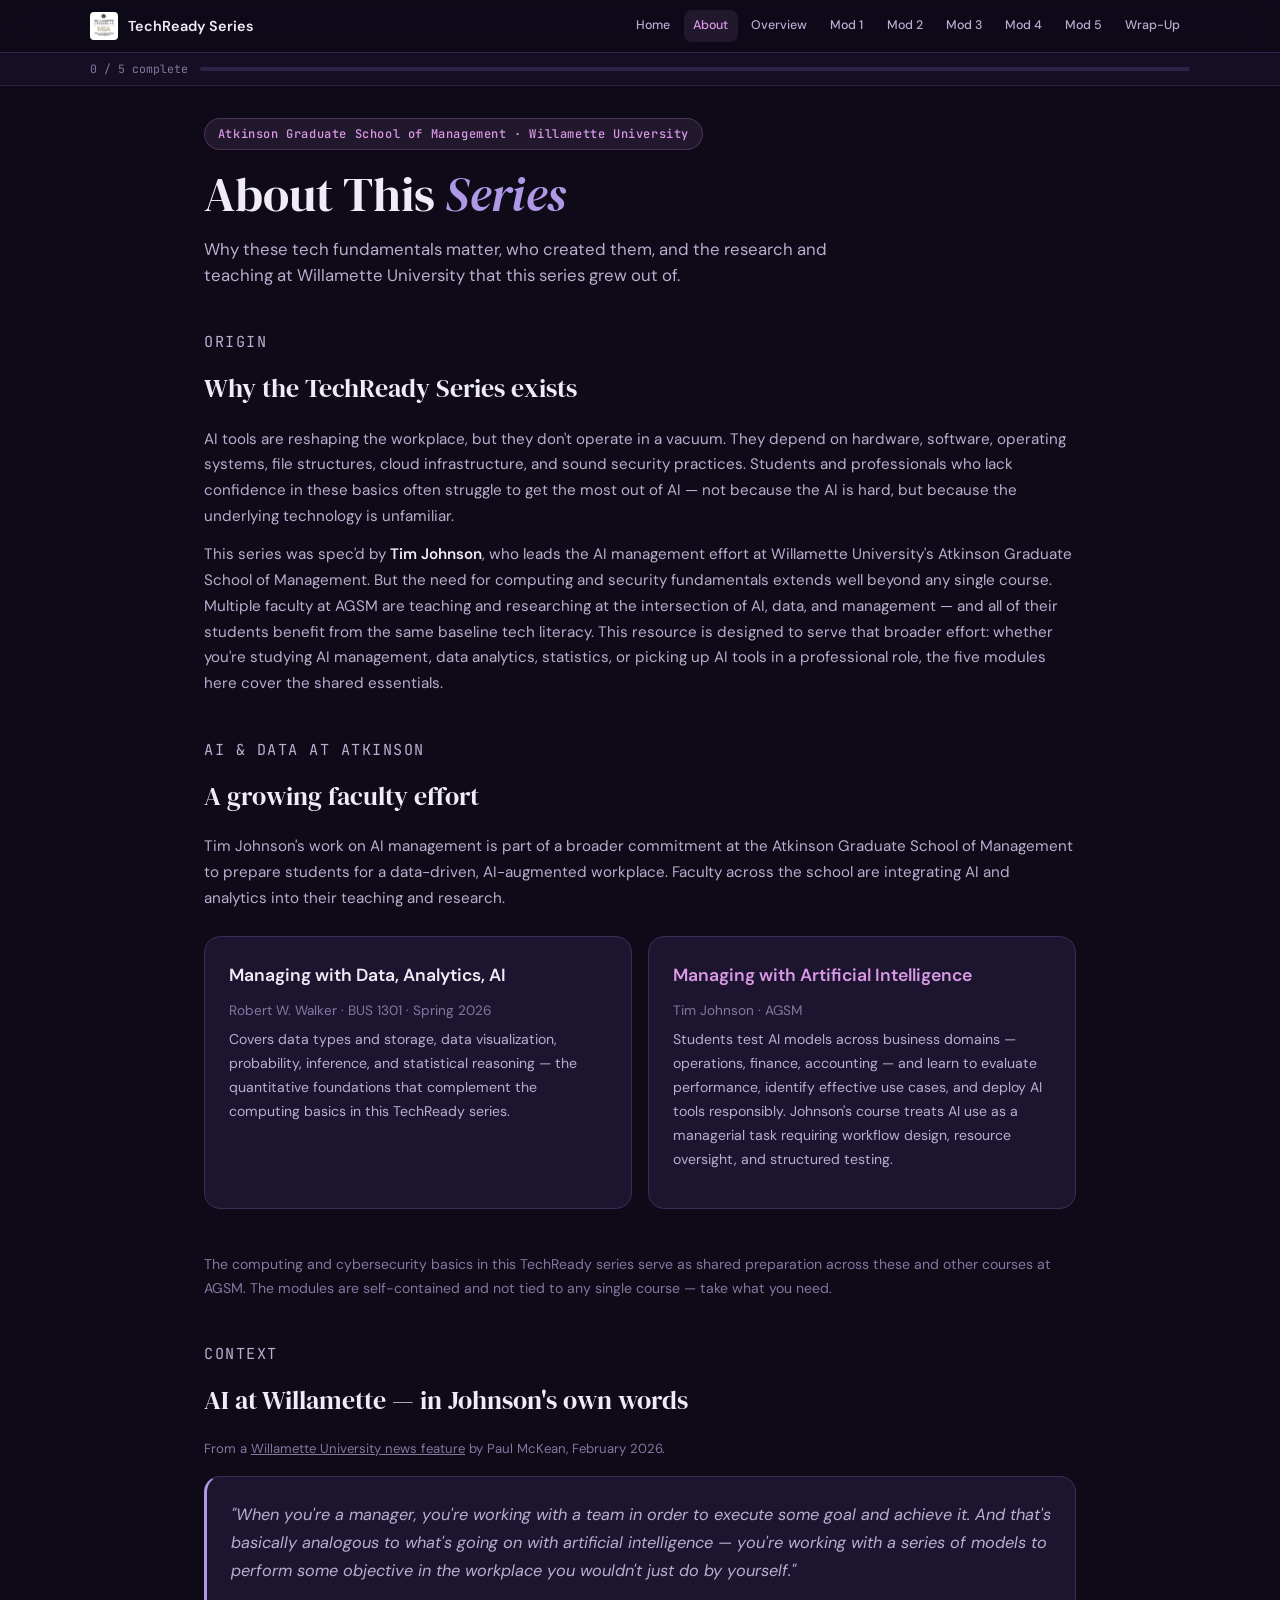
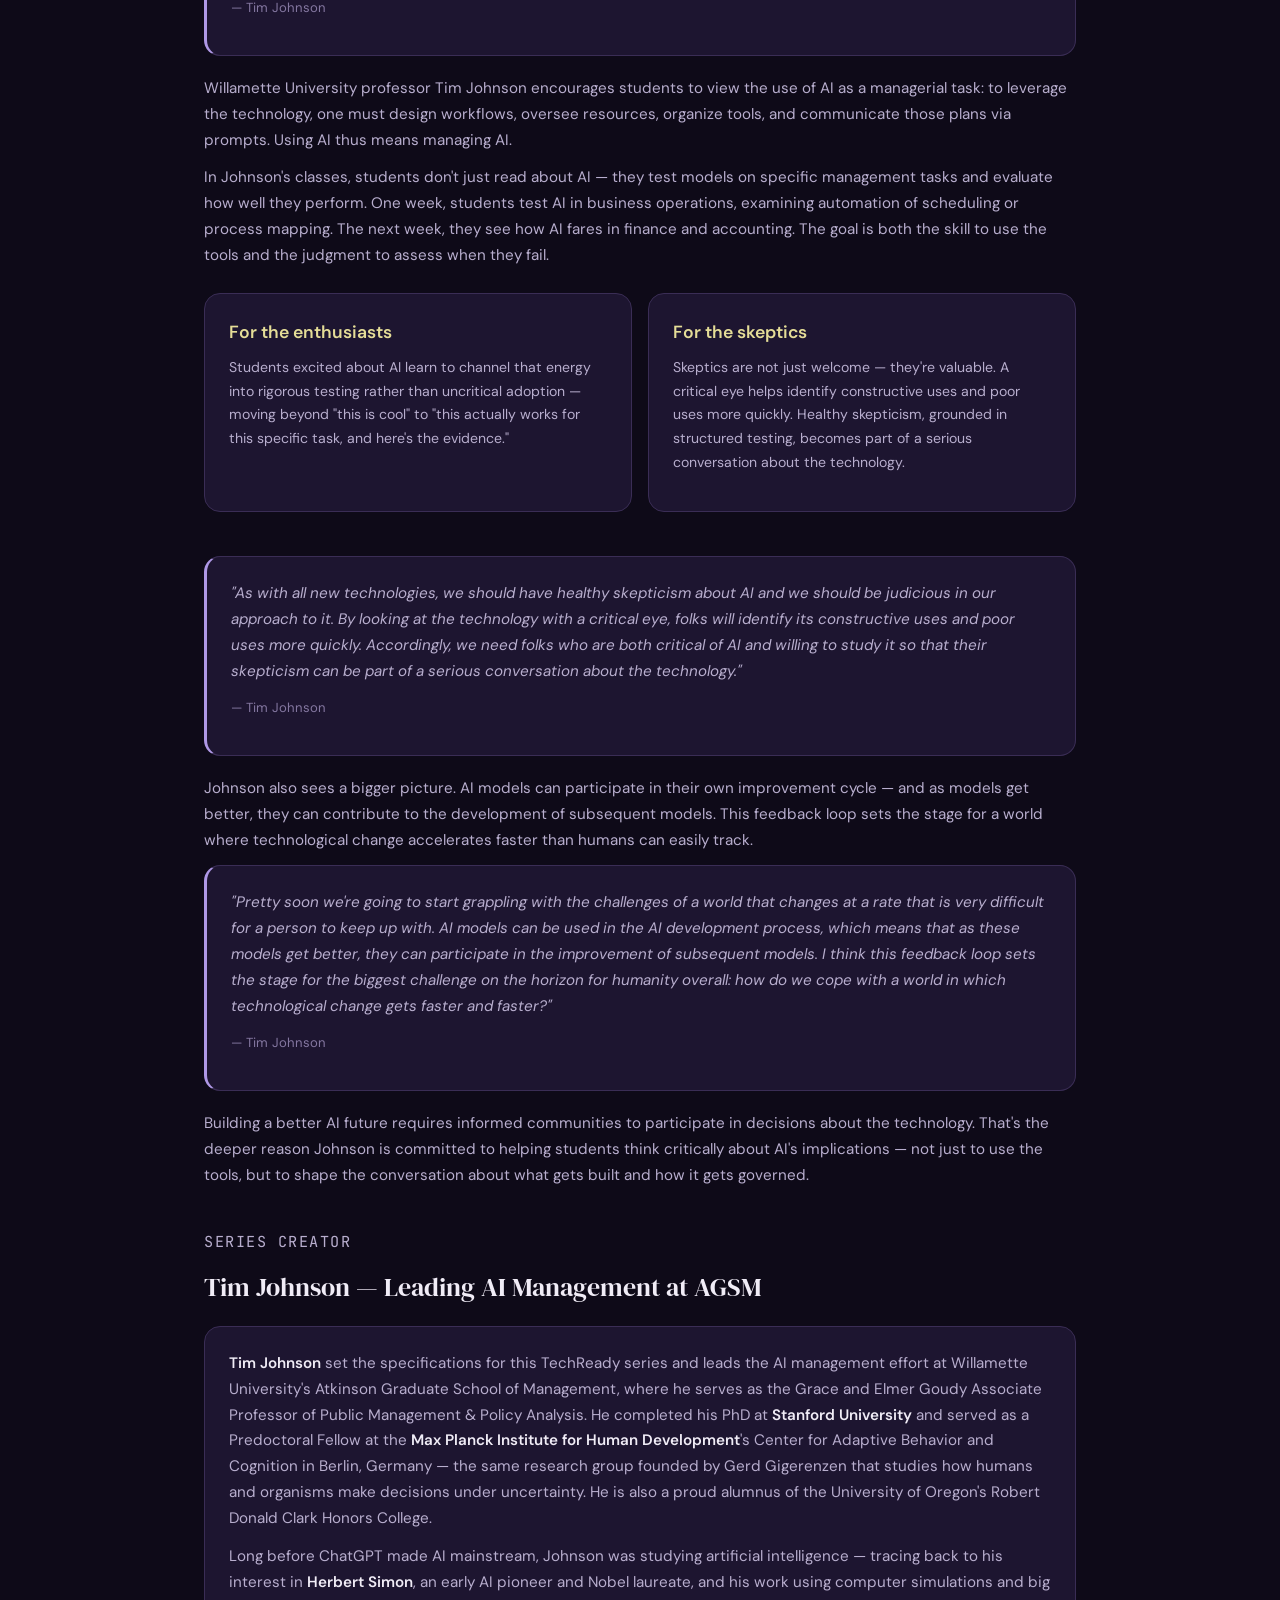
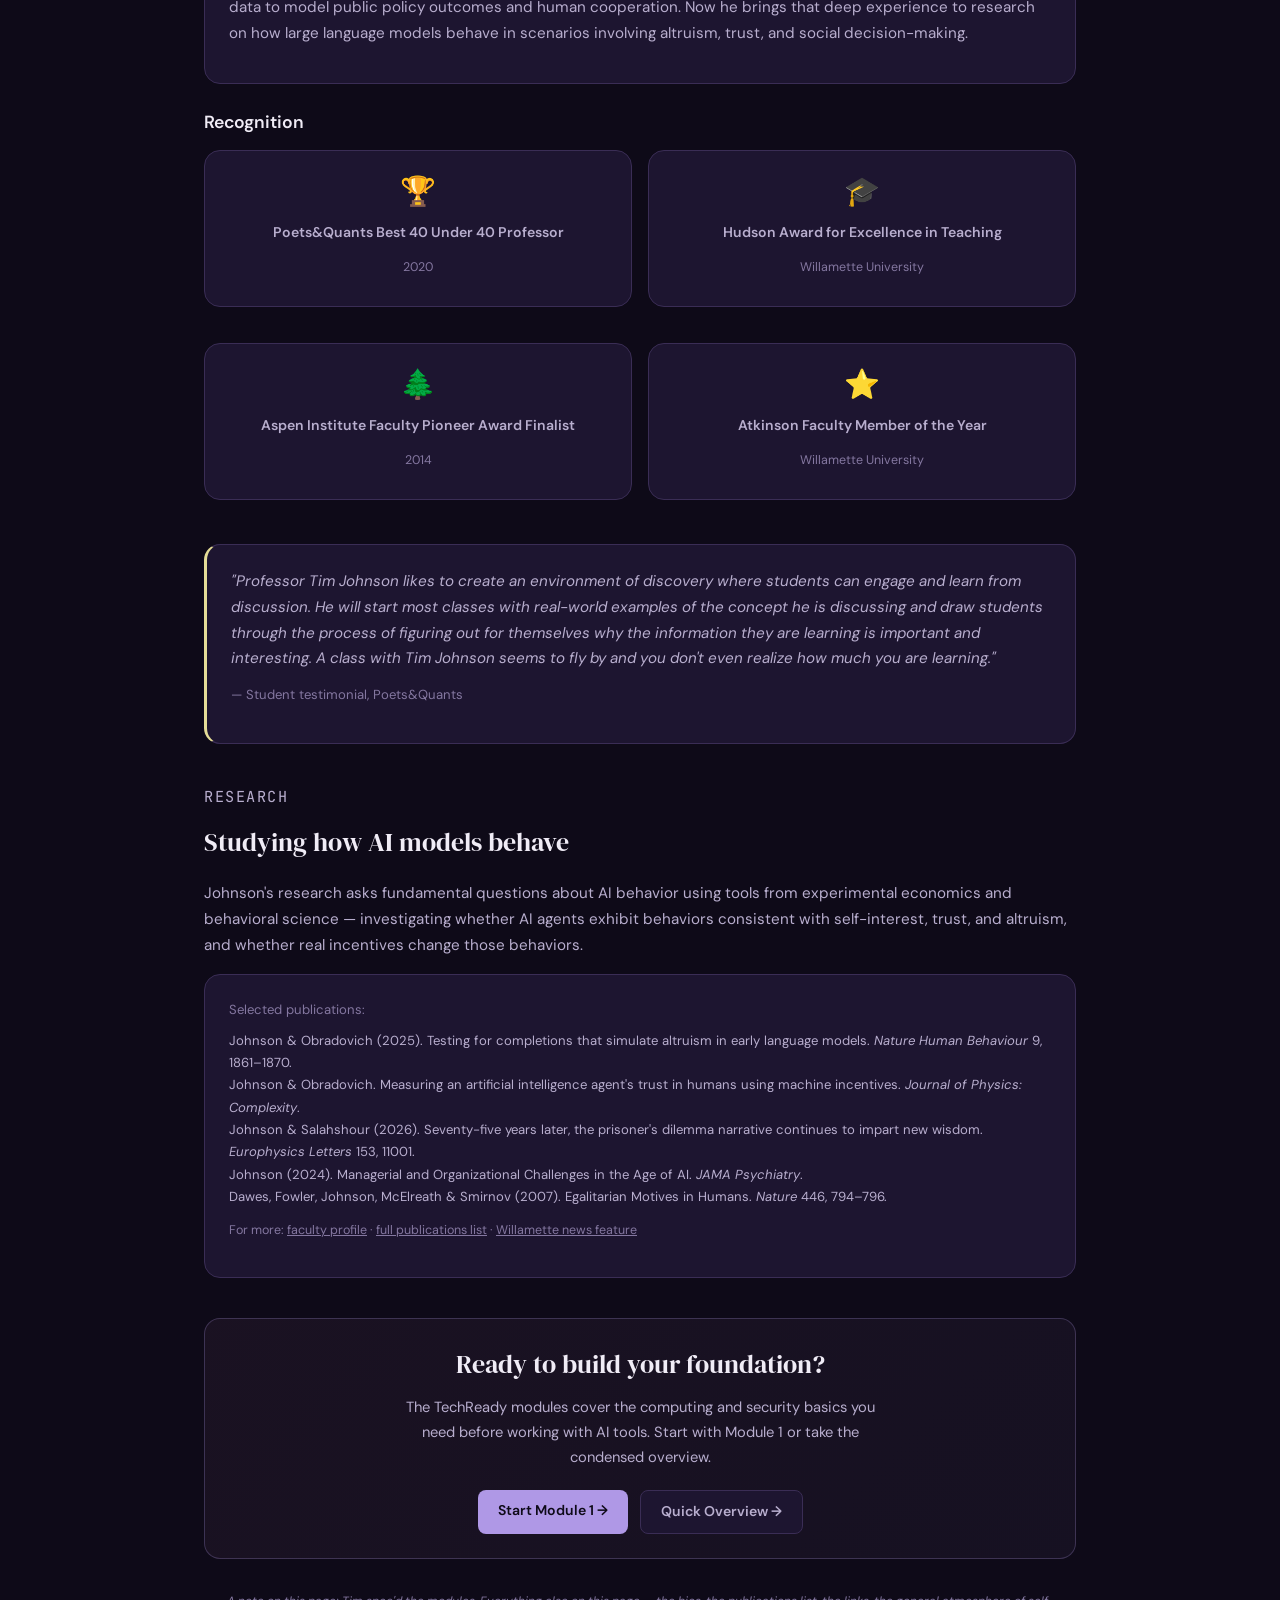
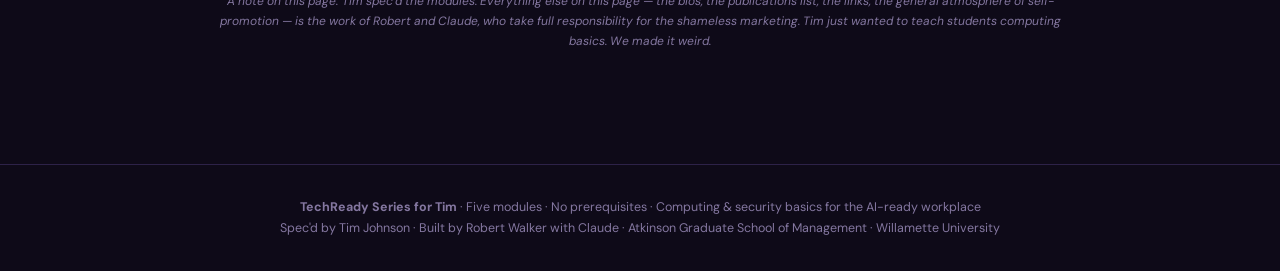
<file: about.html>
<!DOCTYPE html>
<html lang="en">
<head>
  <meta charset="UTF-8">
    <meta name="theme-color" content="#0e0a18">
  <meta name="viewport" content="width=device-width, initial-scale=1.0">
  <title>About — AI at Willamette &amp; Tim Johnson | TechReady</title>
  <link rel="icon" type="image/svg+xml" href="data:image/svg+xml,<svg xmlns=%22http://www.w3.org/2000/svg%22 viewBox=%220 0 100 100%22><text y=%22.9em%22 font-size=%2290%22>🖥️</text></svg>">
  <link rel="stylesheet" href="style.css">
</head>
<body>

<nav class="top-nav" aria-label="Main navigation">
  <div class="top-nav-inner">
    <a href="index.html" class="nav-brand"><img src="./AGSMlogo.jpeg" alt="AGSM Logo"><span>TechReady Series</span></a>
    <div class="nav-links">
      <a href="index.html">Home</a>
      <a href="about.html" class="active">About</a>
      <a href="overview.html">Overview</a>
      <a href="module1-hardware-software.html">Mod 1</a>
      <a href="module2-operating-systems.html">Mod 2</a>
      <a href="module3-files-folders.html">Mod 3</a>
      <a href="module4-internet-cloud.html">Mod 4</a>
      <a href="module5-cybersecurity.html">Mod 5</a>
      <a href="conclusion.html">Wrap-Up</a>
    <button class="hamburger" onclick="document.querySelector('.nav-links').classList.toggle('open')" aria-label="Toggle navigation">
      <span></span><span></span><span></span>
    </button>
    </div>
  </div>
</nav>

<div class="progress-strip">
  <div class="progress-strip-inner">
    <span class="progress-text">0 / 5 complete</span>
    <div class="progress-bar-bg"><div class="progress-bar-fill" style="width:0%"></div></div>
  </div>
</div>

<div class="page-container">

  <!-- Header -->
  <div class="module-header">
    <div class="module-badge">Atkinson Graduate School of Management · Willamette University</div>
    <h1>About This <em>Series</em></h1>
    <p class="subtitle">
      Why these tech fundamentals matter, who created them, and the research and
      teaching at Willamette University that this series grew out of.
    </p>
  </div>

  <!-- Why This Exists -->
  <div class="content-section">
    <p class="section-label">Origin</p>
    <h2>Why the TechReady Series exists</h2>
    <p>
      AI tools are reshaping the workplace, but they don't operate in a vacuum. They depend on
      hardware, software, operating systems, file structures, cloud infrastructure, and sound
      security practices. Students and professionals who lack confidence in these basics often
      struggle to get the most out of AI — not because the AI is hard, but because the underlying
      technology is unfamiliar.
    </p>
    <p>
      This series was spec'd by <strong>Tim Johnson</strong>, who leads the AI management effort
      at Willamette University's Atkinson Graduate School of Management. But the need for
      computing and security fundamentals extends well beyond any single course. Multiple
      faculty at AGSM are teaching and researching at the intersection of AI, data, and
      management — and all of their students benefit from the same baseline tech literacy.
      This resource is designed to serve that broader effort: whether you're studying AI
      management, data analytics, statistics, or picking up AI tools in a professional role,
      the five modules here cover the shared essentials.
    </p>
  </div>

  <!-- Broader AI Effort at AGSM -->
  <div class="content-section">
    <p class="section-label">AI &amp; Data at Atkinson</p>
    <h2>A growing faculty effort</h2>
    <p>
      Tim Johnson's work on AI management is part of a broader commitment at the Atkinson
      Graduate School of Management to prepare students for a data-driven, AI-augmented
      workplace. Faculty across the school are integrating AI and analytics into their
      teaching and research.
    </p>

    <div class="two-col">
      <div class="card">
        <h3>Managing with Data, Analytics, AI</h3>
        <p style="font-size:0.85rem;color:var(--text-muted);margin-bottom:0.4rem;">Robert W. Walker · BUS 1301 · Spring 2026</p>
        <p style="font-size:0.88rem;color:var(--text-secondary);">
          Covers data types and storage, data visualization, probability, inference, and
          statistical reasoning — the quantitative foundations that complement the computing
          basics in this TechReady series.
        </p>
      </div>
      <div class="card">
        <h3 style="color:var(--accent-orchid);">Managing with Artificial Intelligence</h3>
        <p style="font-size:0.85rem;color:var(--text-muted);margin-bottom:0.4rem;">Tim Johnson · AGSM</p>
        <p style="font-size:0.88rem;color:var(--text-secondary);">
          Students test AI models across business domains — operations, finance, accounting —
          and learn to evaluate performance, identify effective use cases, and deploy AI tools
          responsibly. Johnson's course treats AI use as a managerial task requiring workflow
          design, resource oversight, and structured testing.
        </p>
      </div>
    </div>

    <p style="color:var(--text-muted);font-size:0.88rem;margin-top:0.75rem;">
      The computing and cybersecurity basics in this TechReady series serve as shared
      preparation across these and other courses at AGSM. The modules are self-contained
      and not tied to any single course — take what you need.
    </p>
  </div>

  <!-- Featured News Article -->
  <div class="content-section">
    <p class="section-label">Context</p>
    <h2>AI at Willamette — in Johnson's own words</h2>
    <p style="color:var(--text-muted);font-size:0.82rem;margin-bottom:1rem;">
      From a
      <a href="https://news.willamette.edu/library/2026/02/tim-johnson-ai.html" target="_blank" rel="noopener"
         style="color:var(--text-muted);">Willamette University news feature</a> by Paul McKean, February 2026.
    </p>

    <div class="card" style="border-left: 3px solid var(--accent-purple);">
      <p style="font-style:italic;color:var(--text-secondary);font-size:1.02rem;line-height:1.7;">
        "When you're a manager, you're working with a team in order to execute some goal and achieve it.
        And that's basically analogous to what's going on with artificial intelligence — you're working
        with a series of models to perform some objective in the workplace you wouldn't just do by yourself."
      </p>
      <p style="color:var(--text-muted);font-size:0.82rem;margin-top:0.5rem;">— Tim Johnson</p>
    </div>

    <p>
      Willamette University professor Tim Johnson encourages students to view the use of AI as a
      managerial task: to leverage the technology, one must design workflows, oversee resources,
      organize tools, and communicate those plans via prompts. Using AI thus means managing AI.
    </p>
    <p>
      In Johnson's classes, students don't just read about AI — they test models on specific
      management tasks and evaluate how well they perform. One week, students test AI in business
      operations, examining automation of scheduling or process mapping. The next week, they see
      how AI fares in finance and accounting. The goal is both the skill to use the tools and the
      judgment to assess when they fail.
    </p>

    <div class="two-col" style="margin-top:1.5rem;">
      <div class="card">
        <h3 style="color:var(--accent-gold);">For the enthusiasts</h3>
        <p style="font-size:0.88rem;color:var(--text-secondary);">
          Students excited about AI learn to channel that energy into rigorous testing rather than
          uncritical adoption — moving beyond "this is cool" to "this actually works for this
          specific task, and here's the evidence."
        </p>
      </div>
      <div class="card">
        <h3 style="color:var(--accent-yellow);">For the skeptics</h3>
        <p style="font-size:0.88rem;color:var(--text-secondary);">
          Skeptics are not just welcome — they're valuable. A critical eye helps identify
          constructive uses and poor uses more quickly. Healthy skepticism, grounded in
          structured testing, becomes part of a serious conversation about the technology.
        </p>
      </div>
    </div>

    <div class="card" style="border-left: 3px solid var(--accent-purple); margin-top: 1rem;">
      <p style="font-style:italic;color:var(--text-secondary);font-size:0.95rem;line-height:1.7;">
        "As with all new technologies, we should have healthy skepticism about AI and we should be
        judicious in our approach to it. By looking at the technology with a critical eye, folks will
        identify its constructive uses and poor uses more quickly. Accordingly, we need folks who are
        both critical of AI and willing to study it so that their skepticism can be part of a serious
        conversation about the technology."
      </p>
      <p style="color:var(--text-muted);font-size:0.82rem;margin-top:0.5rem;">— Tim Johnson</p>
    </div>

    <p>
      Johnson also sees a bigger picture. AI models can participate in their own improvement cycle —
      and as models get better, they can contribute to the development of subsequent models.
      This feedback loop sets the stage for a world where technological change accelerates faster
      than humans can easily track.
    </p>

    <div class="card" style="border-left: 3px solid var(--accent-purple);">
      <p style="font-style:italic;color:var(--text-secondary);font-size:0.95rem;line-height:1.7;">
        "Pretty soon we're going to start grappling with the challenges of a world that changes at a
        rate that is very difficult for a person to keep up with. AI models can be used in the AI
        development process, which means that as these models get better, they can participate in the
        improvement of subsequent models. I think this feedback loop sets the stage for the biggest
        challenge on the horizon for humanity overall: how do we cope with a world in which
        technological change gets faster and faster?"
      </p>
      <p style="color:var(--text-muted);font-size:0.82rem;margin-top:0.5rem;">— Tim Johnson</p>
    </div>

    <p>
      Building a better AI future requires informed communities to participate in decisions about
      the technology. That's the deeper reason Johnson is committed to helping students think
      critically about AI's implications — not just to use the tools, but to shape the conversation
      about what gets built and how it gets governed.
    </p>

  </div>

  <!-- About Tim Johnson -->
  <div class="content-section">
    <p class="section-label">Series Creator</p>
    <h2>Tim Johnson — Leading AI Management at AGSM</h2>

    <div class="card">
      <p style="font-size:0.95rem;color:var(--text-secondary);line-height:1.7;">
        <strong style="color:var(--text-primary);">Tim Johnson</strong> set the specifications for
        this TechReady series and leads the AI management effort at Willamette University's
        Atkinson Graduate School of Management, where he serves as the Grace and Elmer Goudy
        Associate Professor of Public Management &amp; Policy Analysis. He completed his PhD at
        <strong>Stanford University</strong> and served as a Predoctoral Fellow at the
        <strong>Max Planck Institute for Human Development</strong>'s Center for Adaptive Behavior
        and Cognition in Berlin, Germany — the same research group founded by Gerd Gigerenzen that
        studies how humans and organisms make decisions under uncertainty. He is also a proud alumnus of
        the University of Oregon's Robert Donald Clark Honors College.
      </p>
      <p style="font-size:0.95rem;color:var(--text-secondary);line-height:1.7;margin-top:0.75rem;">
        Long before ChatGPT made AI mainstream, Johnson was studying artificial intelligence —
        tracing back to his interest in <strong>Herbert Simon</strong>, an early AI pioneer and
        Nobel laureate, and his work using computer simulations and big data to model public policy
        outcomes and human cooperation. Now he brings that deep experience to research on how
        large language models behave in scenarios involving altruism, trust, and social decision-making.
      </p>
    </div>

    <!-- Awards & Recognition -->
    <div style="margin-top:1.5rem;">
      <h3>Recognition</h3>
      <div class="two-col" style="margin-top:0.75rem;">
        <div class="card" style="text-align:center;padding:1rem;">
          <div style="font-size:1.8rem;margin-bottom:0.3rem;">🏆</div>
          <p style="font-weight:600;font-size:0.88rem;">Poets&amp;Quants Best 40 Under 40 Professor</p>
          <p style="font-size:0.78rem;color:var(--text-muted);">2020</p>
        </div>
        <div class="card" style="text-align:center;padding:1rem;">
          <div style="font-size:1.8rem;margin-bottom:0.3rem;">🎓</div>
          <p style="font-weight:600;font-size:0.88rem;">Hudson Award for Excellence in Teaching</p>
          <p style="font-size:0.78rem;color:var(--text-muted);">Willamette University</p>
        </div>
        <div class="card" style="text-align:center;padding:1rem;">
          <div style="font-size:1.8rem;margin-bottom:0.3rem;">🌲</div>
          <p style="font-weight:600;font-size:0.88rem;">Aspen Institute Faculty Pioneer Award Finalist</p>
          <p style="font-size:0.78rem;color:var(--text-muted);">2014</p>
        </div>
        <div class="card" style="text-align:center;padding:1rem;">
          <div style="font-size:1.8rem;margin-bottom:0.3rem;">⭐</div>
          <p style="font-weight:600;font-size:0.88rem;">Atkinson Faculty Member of the Year</p>
          <p style="font-size:0.78rem;color:var(--text-muted);">Willamette University</p>
        </div>
      </div>
    </div>

    <div class="card" style="border-left: 3px solid var(--accent-gold); margin-top:1.25rem;">
      <p style="font-style:italic;color:var(--text-secondary);font-size:0.95rem;line-height:1.7;">
        "Professor Tim Johnson likes to create an environment of discovery where students can engage
        and learn from discussion. He will start most classes with real-world examples of the concept
        he is discussing and draw students through the process of figuring out for themselves why the
        information they are learning is important and interesting. A class with Tim Johnson seems to
        fly by and you don't even realize how much you are learning."
      </p>
      <p style="color:var(--text-muted);font-size:0.82rem;margin-top:0.5rem;">— Student testimonial, Poets&amp;Quants</p>
    </div>
  </div>

  <!-- Research -->
  <div class="content-section">
    <p class="section-label">Research</p>
    <h2>Studying how AI models behave</h2>
    <p>
      Johnson's research asks fundamental questions about AI behavior using tools from experimental
      economics and behavioral science — investigating whether AI agents exhibit behaviors consistent
      with self-interest, trust, and altruism, and whether real incentives change those behaviors.
    </p>

    <div class="card" style="margin-top:1rem;">
      <p style="font-size:0.82rem;color:var(--text-muted);margin-bottom:0.5rem;">Selected publications:</p>
      <p style="font-size:0.82rem;color:var(--text-secondary);line-height:1.7;">
        Johnson &amp; Obradovich (2025). Testing for completions that simulate altruism in early language models. <em>Nature Human Behaviour</em> 9, 1861–1870.<br>
        Johnson &amp; Obradovich. Measuring an artificial intelligence agent's trust in humans using machine incentives. <em>Journal of Physics: Complexity</em>.<br>
        Johnson &amp; Salahshour (2026). Seventy-five years later, the prisoner's dilemma narrative continues to impart new wisdom. <em>Europhysics Letters</em> 153, 11001.<br>
        Johnson (2024). Managerial and Organizational Challenges in the Age of AI. <em>JAMA Psychiatry</em>.<br>
        Dawes, Fowler, Johnson, McElreath &amp; Smirnov (2007). Egalitarian Motives in Humans. <em>Nature</em> 446, 794–796.
      </p>
      <p style="font-size:0.78rem;color:var(--text-muted);margin-top:0.75rem;">
        For more:
        <a href="https://my.willamette.edu/people/tjohnson" target="_blank" rel="noopener" style="color:var(--text-muted);">faculty profile</a> ·
        <a href="http://www.tim-j.com/publications" target="_blank" rel="noopener" style="color:var(--text-muted);">full publications list</a> ·
        <a href="https://news.willamette.edu/library/2026/02/tim-johnson-ai.html" target="_blank" rel="noopener" style="color:var(--text-muted);">Willamette news feature</a>
      </p>
    </div>
  </div>

  <!-- Start Modules CTA -->
  <div class="card" style="text-align:center; margin-top:2rem; border-color:rgba(175,152,230,0.25); background: linear-gradient(135deg, rgba(221,146,197,0.06), rgba(175,152,230,0.05));">
    <h2 style="margin-bottom:0.5rem;">Ready to build your foundation?</h2>
    <p style="color:var(--text-secondary);font-size:0.92rem;max-width:500px;margin:0 auto 1.25rem;">
      The TechReady modules cover the computing and security basics
      you need before working with AI tools. Start with Module 1 or take the condensed overview.
    </p>
    <div style="display:flex;gap:0.75rem;justify-content:center;flex-wrap:wrap;">
      <a href="module1-hardware-software.html" style="display:inline-block;background:var(--accent-lavender);color:var(--bg-primary);padding:0.55rem 1.25rem;border-radius:var(--radius-sm);text-decoration:none;font-weight:600;font-size:0.88rem;">Start Module 1 →</a>
      <a href="overview.html" style="display:inline-block;background:var(--bg-card);color:var(--text-secondary);padding:0.55rem 1.25rem;border-radius:var(--radius-sm);text-decoration:none;font-weight:600;font-size:0.88rem;border:1px solid var(--border-card);">Quick Overview →</a>
    </div>
  </div>

  <p style="color:var(--text-muted);font-size:0.75rem;text-align:center;margin-top:2rem;font-style:italic;">
    A note on this page: Tim spec'd the modules. Everything else on this page — the bios, the
    publications list, the links, the general atmosphere of self-promotion — is the work of
    Robert and Claude, who take full responsibility for the shameless marketing. Tim just wanted
    to teach students computing basics. We made it weird.
  </p>

</div>

<footer class="site-footer">
  <strong>TechReady Series for Tim</strong> · Five modules · No prerequisites · Computing &amp; security basics for the AI-ready workplace<br>
  Spec'd by Tim Johnson · Built by Robert Walker with Claude · Atkinson Graduate School of Management · Willamette University
</footer>

<script src="app.js"></script>
</body>
</html>
</file>
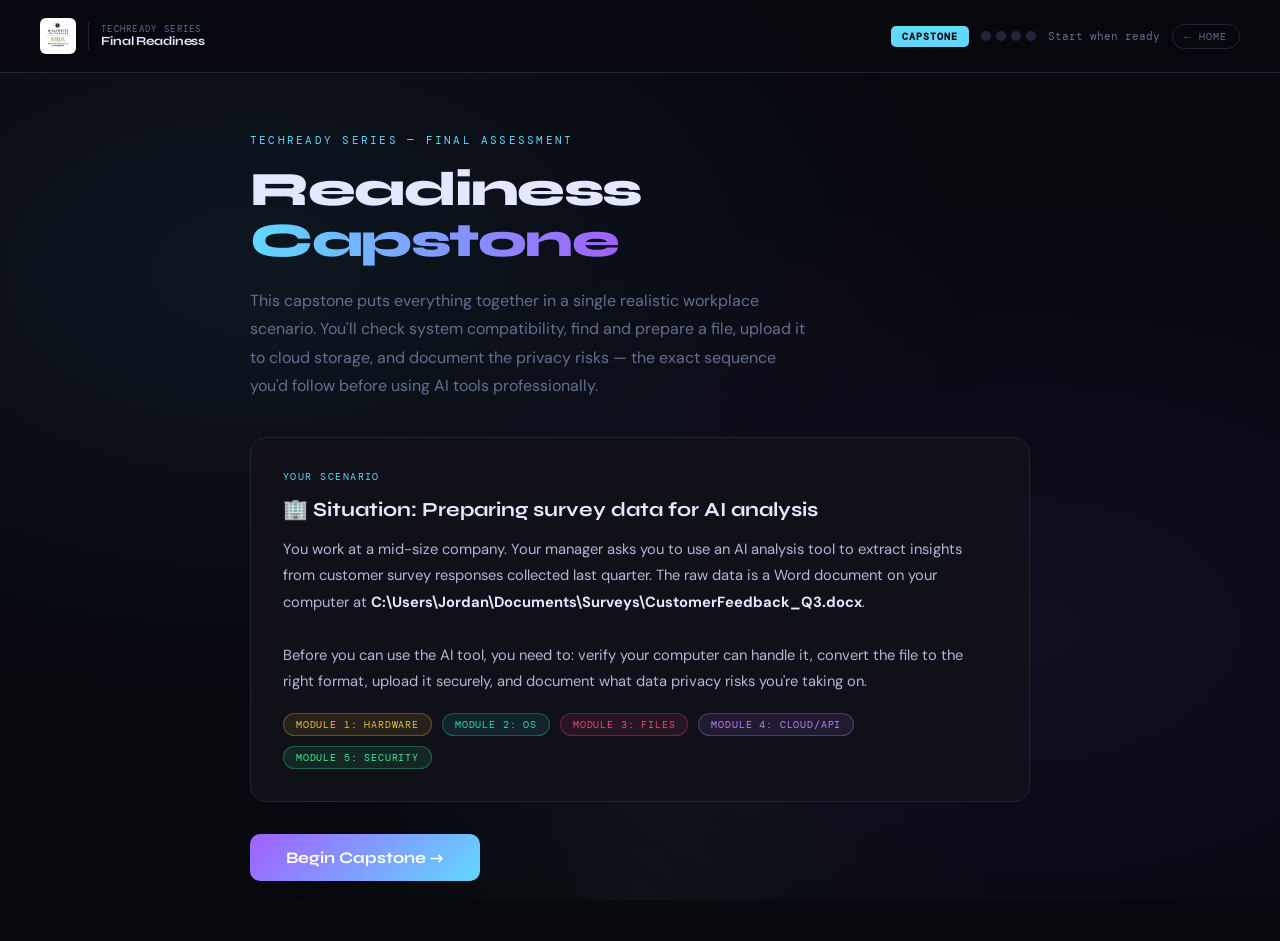
<file: capstone-final-readiness.html>
<!DOCTYPE html>
<html lang="en">
<head>
<meta charset="UTF-8">
<meta name="viewport" content="width=device-width, initial-scale=1.0">
<title>TechReady — Final Readiness Capstone</title>
<link href="https://fonts.googleapis.com/css2?family=Syne:wght@400;600;700;800&family=DM+Mono:wght@300;400;500&family=DM+Sans:wght@300;400;500&display=swap" rel="stylesheet">
<style>
  :root {
    --bg: #08080f;
    --surface: #0f1018;
    --surface2: #161820;
    --border: #22243a;
    --accent: #60d8ff;
    --accent2: #a060ff;
    --accent3: #40f090;
    --warn: #f0c040;
    --danger: #f04060;
    --text: #e4e8ff;
    --muted: #607090;
    --correct: #40f090;
    --wrong: #f04060;
  }
  * { margin: 0; padding: 0; box-sizing: border-box; }
  body { background: var(--bg); color: var(--text); font-family: 'DM Sans', sans-serif; min-height: 100vh; overflow-x: hidden; }
  body::before {
    content: '';
    position: fixed; inset: 0;
    background:
      radial-gradient(ellipse at 20% 30%, rgba(96,216,255,0.07) 0%, transparent 50%),
      radial-gradient(ellipse at 80% 70%, rgba(160,96,255,0.07) 0%, transparent 50%),
      radial-gradient(ellipse at 50% 100%, rgba(64,240,144,0.04) 0%, transparent 40%);
    pointer-events: none; z-index: 0;
  }
  .app { position: relative; z-index: 1; }

  header {
    border-bottom: 1px solid var(--border);
    padding: 18px 40px;
    display: flex; align-items: center; justify-content: space-between;
    background: rgba(8,8,15,0.94); backdrop-filter: blur(12px);
    position: sticky; top: 0; z-index: 100;
  }
  .logo { font-family: 'Syne', sans-serif; font-weight: 800; font-size: 1.1rem; display: flex; align-items: center; gap: 10px; }
  .logo-chip { background: linear-gradient(135deg, var(--accent2), var(--accent)); color: #fff; font-size: 0.65rem; padding: 3px 8px; border-radius: 4px; font-weight: 700; letter-spacing: 0.05em; }
  .header-progress { display: flex; align-items: center; gap: 12px; }
  .stage-dots { display: flex; gap: 5px; }
  .stage-dot { width: 10px; height: 10px; border-radius: 50%; background: var(--border); transition: all 0.4s ease; }
  .stage-dot.active { background: var(--accent); box-shadow: 0 0 8px rgba(96,216,255,0.4); }
  .stage-dot.done { background: var(--correct); }
  .stage-label { font-family: 'DM Mono', monospace; font-size: 0.7rem; color: var(--muted); }

  .main { max-width: 860px; margin: 0 auto; padding: 60px 40px; }

  @keyframes fadeUp { from { opacity: 0; transform: translateY(22px); } to { opacity: 1; transform: translateY(0); } }
  @keyframes slideIn { from { opacity: 0; transform: translateX(30px); } to { opacity: 1; transform: translateX(0); } }
  .fade-up { animation: fadeUp 0.5s ease forwards; }
  .slide-in { animation: slideIn 0.4s ease forwards; }

  /* INTRO */
  .intro-eyebrow { font-family: 'DM Mono', monospace; font-size: 0.7rem; letter-spacing: 0.2em; text-transform: uppercase; color: var(--accent); margin-bottom: 18px; }
  h1 { font-family: 'Syne', sans-serif; font-weight: 800; font-size: clamp(2rem,5vw,3rem); line-height: 1.06; letter-spacing: -0.03em; margin-bottom: 20px; }
  h1 em { font-style: normal; background: linear-gradient(90deg, var(--accent), var(--accent2)); -webkit-background-clip: text; -webkit-text-fill-color: transparent; background-clip: text; }
  .intro-desc { font-size: 1rem; color: var(--muted); max-width: 560px; line-height: 1.78; margin-bottom: 36px; }
  .scenario-setup { background: var(--surface); border: 1px solid var(--border); border-radius: 16px; padding: 32px; margin-bottom: 32px; }
  .setup-label { font-family: 'DM Mono', monospace; font-size: 0.65rem; text-transform: uppercase; letter-spacing: 0.14em; color: var(--accent); margin-bottom: 14px; }
  .setup-title { font-family: 'Syne', sans-serif; font-weight: 700; font-size: 1.25rem; margin-bottom: 14px; }
  .setup-text { font-size: 0.92rem; color: #b0b8d8; line-height: 1.8; }
  .setup-text strong { color: var(--text); }
  .skills-row { display: flex; gap: 10px; flex-wrap: wrap; margin-top: 18px; }
  .skill-badge { font-family: 'DM Mono', monospace; font-size: 0.65rem; text-transform: uppercase; letter-spacing: 0.08em; padding: 4px 12px; border-radius: 20px; border: 1px solid; }
  .badge-hw { background: rgba(240,192,64,0.1); color: #f0c040; border-color: rgba(240,192,64,0.3); }
  .badge-os { background: rgba(48,216,200,0.1); color: #30d8c8; border-color: rgba(48,216,200,0.3); }
  .badge-fi { background: rgba(240,72,128,0.1); color: #f04880; border-color: rgba(240,72,128,0.3); }
  .badge-net { background: rgba(192,128,255,0.1); color: #c080ff; border-color: rgba(192,128,255,0.3); }
  .badge-sec { background: rgba(64,240,144,0.1); color: #40f090; border-color: rgba(64,240,144,0.3); }

  .start-btn { background: linear-gradient(135deg, var(--accent2), var(--accent)); color: #fff; border: none; padding: 14px 36px; border-radius: 10px; font-family: 'Syne', sans-serif; font-weight: 700; font-size: 1rem; cursor: pointer; transition: all 0.2s; }
  .start-btn:hover { transform: translateY(-2px); box-shadow: 0 12px 30px rgba(96,216,255,0.25); }

  /* STAGE */
  .stage-screen { animation: fadeUp 0.45s ease; }
  .stage-header { margin-bottom: 32px; }
  .stage-num { font-family: 'DM Mono', monospace; font-size: 0.68rem; text-transform: uppercase; letter-spacing: 0.15em; color: var(--accent); margin-bottom: 8px; }
  .stage-title { font-family: 'Syne', sans-serif; font-weight: 800; font-size: 1.7rem; letter-spacing: -0.02em; margin-bottom: 10px; }
  .stage-sub { font-size: 0.92rem; color: var(--muted); line-height: 1.7; }

  /* TASK CARDS */
  .task-list { display: flex; flex-direction: column; gap: 12px; margin-bottom: 28px; }
  .task-card { background: var(--surface); border: 1px solid var(--border); border-radius: 12px; padding: 22px 26px; display: flex; gap: 16px; align-items: flex-start; cursor: pointer; transition: all 0.25s; }
  .task-card:hover:not(.locked) { border-color: var(--accent); background: rgba(96,216,255,0.04); }
  .task-card.active { border-color: var(--accent); background: rgba(96,216,255,0.06); }
  .task-card.done { border-color: rgba(64,240,144,0.35); background: rgba(64,240,144,0.04); cursor: default; }
  .task-card.locked { opacity: 0.4; cursor: not-allowed; }
  .task-check { width: 26px; height: 26px; border-radius: 50%; border: 2px solid var(--border); flex-shrink: 0; display: flex; align-items: center; justify-content: center; margin-top: 2px; transition: all 0.25s; font-size: 0.8rem; }
  .task-card.done .task-check { background: var(--correct); border-color: var(--correct); color: #000; }
  .task-card.active .task-check { border-color: var(--accent); }
  .task-info { flex: 1; }
  .task-title { font-family: 'Syne', sans-serif; font-weight: 700; font-size: 0.95rem; margin-bottom: 4px; }
  .task-desc { font-size: 0.83rem; color: var(--muted); line-height: 1.6; }
  .task-tag { font-family: 'DM Mono', monospace; font-size: 0.62rem; padding: 2px 8px; border-radius: 4px; display: inline-block; margin-top: 6px; }

  /* INTERACTION ZONE */
  .interaction-zone { background: var(--surface); border: 1px solid var(--border); border-radius: 16px; padding: 32px; margin-bottom: 24px; min-height: 200px; }
  .interaction-zone.hidden { display: none; }
  .iz-label { font-family: 'DM Mono', monospace; font-size: 0.65rem; text-transform: uppercase; letter-spacing: 0.14em; color: var(--accent); margin-bottom: 16px; }
  .iz-question { font-size: 1rem; font-weight: 500; line-height: 1.65; margin-bottom: 20px; }

  /* CHOICE BUTTONS */
  .choices { display: flex; flex-direction: column; gap: 10px; margin-bottom: 20px; }
  .choice-btn { background: var(--surface2); border: 1px solid var(--border); border-radius: 9px; padding: 13px 18px; color: var(--text); cursor: pointer; text-align: left; font-family: 'DM Sans', sans-serif; font-size: 0.88rem; line-height: 1.5; transition: all 0.2s; }
  .choice-btn:hover:not(:disabled) { border-color: var(--accent); background: rgba(96,216,255,0.06); }
  .choice-btn.correct { border-color: var(--correct); background: rgba(64,240,144,0.1); color: var(--correct); }
  .choice-btn.wrong { border-color: var(--wrong); background: rgba(240,64,96,0.1); color: var(--wrong); }
  .choice-btn:disabled { cursor: not-allowed; }

  /* FEEDBACK */
  .iz-feedback { padding: 14px 18px; border-radius: 9px; font-size: 0.88rem; line-height: 1.65; margin-bottom: 18px; display: none; }
  .iz-feedback.correct { background: rgba(64,240,144,0.08); border: 1px solid rgba(64,240,144,0.25); color: #80f0b0; display: block; }
  .iz-feedback.wrong { background: rgba(240,64,96,0.08); border: 1px solid rgba(240,64,96,0.25); color: #f09090; display: block; }

  .continue-btn { background: var(--accent); color: #000; border: none; padding: 11px 26px; border-radius: 8px; font-family: 'Syne', sans-serif; font-weight: 700; font-size: 0.88rem; cursor: pointer; transition: all 0.2s; display: none; }
  .continue-btn:hover { transform: translateY(-2px); box-shadow: 0 8px 22px rgba(96,216,255,0.3); }
  .continue-btn.show { display: inline-block; }

  /* PRIVACY AUDIT */
  .risk-list { display: flex; flex-direction: column; gap: 10px; margin: 14px 0; }
  .risk-item { background: var(--surface2); border: 1px solid var(--border); border-radius: 9px; padding: 14px 18px; cursor: pointer; transition: all 0.2s; }
  .risk-item:hover { border-color: var(--warn); }
  .risk-item.flagged { border-color: var(--danger); background: rgba(240,64,96,0.06); }
  .risk-item.cleared { border-color: rgba(64,240,144,0.3); background: rgba(64,240,144,0.04); }
  .risk-header { display: flex; align-items: center; justify-content: space-between; }
  .risk-title { font-size: 0.9rem; font-weight: 600; }
  .risk-indicator { font-family: 'DM Mono', monospace; font-size: 0.68rem; padding: 3px 10px; border-radius: 12px; }
  .risk-unset { background: var(--border); color: var(--muted); }
  .risk-high { background: rgba(240,64,96,0.15); color: var(--danger); border: 1px solid rgba(240,64,96,0.3); }
  .risk-low { background: rgba(64,240,144,0.12); color: var(--correct); border: 1px solid rgba(64,240,144,0.25); }
  .risk-detail { font-size: 0.82rem; color: var(--muted); line-height: 1.65; margin-top: 10px; display: none; }
  .risk-item.open .risk-detail { display: block; }
  .risk-actions { display: flex; gap: 8px; margin-top: 10px; }
  .risk-action-btn { font-family: 'DM Mono', monospace; font-size: 0.68rem; padding: 4px 12px; border-radius: 5px; border: 1px solid var(--border); background: transparent; color: var(--muted); cursor: pointer; transition: all 0.2s; }
  .risk-action-btn:hover { border-color: var(--warn); color: var(--warn); }
  .risk-action-btn.selected-high { background: rgba(240,64,96,0.15); color: var(--danger); border-color: rgba(240,64,96,0.4); }
  .risk-action-btn.selected-low { background: rgba(64,240,144,0.12); color: var(--correct); border-color: rgba(64,240,144,0.3); }

  /* CERTIFICATE */
  .cert-screen { text-align: center; padding: 40px 20px 60px; animation: fadeUp 0.6s ease; }
  .cert-badge { font-size: 5rem; margin-bottom: 20px; display: block; }
  .cert-title { font-family: 'Syne', sans-serif; font-weight: 800; font-size: 2.2rem; letter-spacing: -0.03em; margin-bottom: 12px; }
  .cert-title em { font-style: normal; background: linear-gradient(90deg, var(--accent), var(--accent2)); -webkit-background-clip: text; -webkit-text-fill-color: transparent; background-clip: text; }
  .cert-sub { color: var(--muted); margin-bottom: 40px; font-size: 0.95rem; line-height: 1.7; max-width: 480px; margin-left: auto; margin-right: auto; }
  .cert-card { background: var(--surface); border: 1px solid; border-image: linear-gradient(135deg, rgba(96,216,255,0.4), rgba(160,96,255,0.4)) 1; border-radius: 16px; padding: 36px; margin: 0 auto 36px; max-width: 520px; }
  .cert-score-row { display: grid; grid-template-columns: repeat(3,1fr); gap: 16px; margin-bottom: 24px; }
  .cert-score { text-align: center; }
  .cert-score-val { font-family: 'Syne', sans-serif; font-weight: 800; font-size: 1.8rem; color: var(--accent); margin-bottom: 4px; }
  .cert-score-label { font-family: 'DM Mono', monospace; font-size: 0.63rem; text-transform: uppercase; letter-spacing: 0.1em; color: var(--muted); }
  .cert-skills { display: flex; gap: 8px; flex-wrap: wrap; justify-content: center; }
  .cert-actions { display: flex; gap: 12px; justify-content: center; flex-wrap: wrap; }
  .btn-primary { background: linear-gradient(135deg, var(--accent2), var(--accent)); color: #fff; border: none; padding: 12px 26px; border-radius: 8px; font-family: 'Syne', sans-serif; font-weight: 700; cursor: pointer; transition: all 0.2s; }
  .btn-primary:hover { transform: translateY(-2px); box-shadow: 0 10px 26px rgba(96,216,255,0.25); }
  .btn-ghost { background: transparent; color: var(--text); border: 1px solid var(--border); padding: 12px 26px; border-radius: 8px; font-family: 'Syne', sans-serif; font-weight: 600; cursor: pointer; transition: all 0.2s; }
  .btn-ghost:hover { border-color: var(--accent); }

  @media(max-width:600px) { .main{padding:28px 18px;} header{padding:14px 18px;} .cert-score-row{grid-template-columns:1fr 1fr;} }

  /* ── AGSM branding ───────────────────────────────────── */
  .nav-logo-img {
    height: 36px; width: 36px;
    object-fit: contain;
    background: #fff;
    border-radius: 6px;
    padding: 3px;
    flex-shrink: 0;
  }
  .nav-divider {
    width: 1px; height: 28px;
    background: var(--border, #2a2f3a);
    flex-shrink: 0;
  }
  .nav-wordmark {
    display: flex; flex-direction: column; gap: 1px;
  }
  .nav-wordmark-top {
    font-family: 'DM Mono', monospace;
    font-size: 0.58rem;
    letter-spacing: 0.14em;
    text-transform: uppercase;
    color: var(--muted, #7a8090);
    line-height: 1;
  }
  .nav-wordmark-bottom {
    font-family: 'Syne', sans-serif;
    font-weight: 700;
    font-size: 0.78rem;
    letter-spacing: -0.01em;
    color: var(--text, #e8eaf0);
    line-height: 1;
  }
  .nav-home-link {
    font-family: 'DM Mono', monospace;
    font-size: 0.65rem;
    letter-spacing: 0.1em;
    text-transform: uppercase;
    color: var(--muted, #7a8090);
    text-decoration: none;
    padding: 5px 12px;
    border: 1px solid var(--border, #2a2f3a);
    border-radius: 20px;
    transition: all 0.2s;
  }
  .nav-home-link:hover {
    color: var(--text, #e8eaf0);
    border-color: var(--muted, #7a8090);
  }

</style>
</head>
<body>
<div class="app">
<header>
  <a href="./index.html" style="display:flex;align-items:center;gap:12px;text-decoration:none"><img class="nav-logo-img" src="./AGSMlogo.jpeg" alt="Atkinson Graduate School of Management"><div class="nav-divider"></div><div class="nav-wordmark"><span class="nav-wordmark-top">TechReady Series</span><span class="nav-wordmark-bottom">Final Readiness</span></div></a>
  <div style="display:flex;align-items:center;gap:12px">
    <div style="font-family:'DM Mono',monospace;font-size:0.62rem;letter-spacing:0.1em;padding:4px 11px;border-radius:5px;background:var(--c-cap, var(--accent));color:#000;font-weight:700">CAPSTONE</div>
    <div class="header-progress">
      <div class="stage-dots" id="stageDots">
        <div class="stage-dot active"></div>
        <div class="stage-dot"></div>
        <div class="stage-dot"></div>
        <div class="stage-dot"></div>
      </div>
      <div class="stage-label" id="stageLabel">Stage 1 of 4</div>
    </div>
    <a class="nav-home-link" href="./index.html">← Home</a>
  </div>
</header>

<div class="main" id="mainArea"></div>
</div>

<script>
// ─── STATE ──────────────────────────────────────────────────────────────────
let state = {
  screen: 'intro',  // intro | stage1 | stage2 | stage3 | stage4 | cert
  stageScores: {},  // stageId -> {correct, total}
  riskRatings: {},  // riskId -> 'high' | 'low'
  totalCorrect: 0,
  totalQ: 0,
};

// ─── STAGE DATA ──────────────────────────────────────────────────────────────
const stages = [
  { id: 1, title: 'System Compatibility Check', sub: 'Before uploading anything, confirm your system can handle the task and identify the right tools.', num: 'Stage 01 / 04', badges: ['badge-hw','badge-os'] },
  { id: 2, title: 'Locate &amp; Prepare the File',  sub: 'Navigate to the file using its path, verify its format, and convert it for AI input.', num: 'Stage 02 / 04', badges: ['badge-fi'] },
  { id: 3, title: 'Upload to Cloud Storage',   sub: 'Choose the right cloud service, share it appropriately, and use the API correctly.', num: 'Stage 03 / 04', badges: ['badge-net'] },
  { id: 4, title: 'Privacy Risk Audit',        sub: 'Document the privacy risks involved in each decision you made — the final gate before AI coursework.', num: 'Stage 04 / 04', badges: ['badge-sec'] },
];

// Stage questions
const stageQs = {
  1: [
    {
      id:'s1q1',
      q:"Your manager asks you to run a local AI transcription tool on a 2-hour audio file. You check your laptop in Task Manager and find: GPU = Intel Iris Xe (integrated, 1.5GB shared), RAM = 8GB. What should you tell your manager?",
      choices:["The laptop can run it perfectly — integrated GPUs work fine for all AI","The laptop has limited GPU capability — local transcription will be very slow. A cloud-based transcription API would be significantly faster and more practical","I need to reinstall Windows first","The audio file format is the issue, not the hardware"],
      c:1, e:"Intel Iris Xe with 1.5GB shared VRAM is a limited-tier GPU. Local AI transcription on a 2-hour audio file will take far longer than the audio itself. A cloud API (like OpenAI Whisper API or Google Speech-to-Text) would process it in minutes. Understanding your hardware determines which AI approach to use."
    },
    {
      id:'s1q2',
      q:"You need to verify if the new AI tool supports your OS. You're on a Windows laptop. IT asks 'what version are you on?' Where do you look?",
      choices:["Microsoft Word → Help → About Word","Settings (Win+I) → System → About → shows Edition and Version","The Windows taskbar clock","Control Panel → Programs"],
      c:1, e:"Settings → System → About is the definitive place to find your Windows edition (e.g., Windows 11 Pro) and version (e.g., 23H2). You can also press Win+R → type 'winver' → Enter for a quick popup. This is the first piece of information IT needs to help you."
    },
    {
      id:'s1q3',
      q:"The AI tool's installation page says: 'Requires Windows 10 version 1903 or later, or Windows 11. 64-bit only.' You're running Windows 11 Home, version 22H2. Can you proceed?",
      choices:["No — you need Windows 10 specifically, not Windows 11","No — Windows 11 Home isn't supported, only Pro","Yes — Windows 11 satisfies 'Windows 10 or later' and 22H2 is after 1903","You need to check with IT before installing anything"],
      c:2, e:"'Windows 10 version 1903 or later' includes Windows 11, which is Microsoft's successor. Version 22H2 (released late 2022) is well after version 1903 (released 2019). Windows 11 Home meets the requirement. Always read system requirements literally — they often include compatibility notes like 'or later' and 'or newer.'"
    },
  ],
  2: [
    {
      id:'s2q1',
      q:"Your AI tool needs a plain text version of a customer survey report. You have a file at: C:\\Users\\Jordan\\Documents\\Surveys\\CustomerFeedback_Q3.docx\n\nYour colleague says 'just send me the csv.' What's wrong with this request?",
      choices:["Nothing — .docx and .csv are the same format","A .docx is a Word document (formatted text/structured document). A .csv is a table of data (rows and columns). You'd convert to .txt for plain text input, or .csv only if the survey results are structured tabular data","You should always send PDFs, never CSVs","The file path is incorrect — it won't work on Windows"],
      c:1, e:"Format matters significantly for AI tools. A .docx → .txt conversion gives unstructured text (good for language model analysis). A .docx → .csv would only make sense if the document contains tabular survey data. Sending a Word doc as if it were CSV creates errors. Understanding file types prevents downstream failures."
    },
    {
      id:'s2q2',
      q:"You need to navigate to the file C:\\Users\\Jordan\\Documents\\Surveys\\CustomerFeedback_Q3.docx using File Explorer. Which approach is fastest?",
      choices:["Click Desktop → right-click → Properties → navigate from there","Click the address bar in File Explorer, type the full path and press Enter","Open Word, then use File → Open","Google 'how to find files on Windows'"],
      c:1, e:"Clicking the File Explorer address bar and typing (or pasting) the complete path is the fastest method. File Explorer navigates directly to that location. This skill — navigating by path — is essential for AI scripts where you must specify exact file locations as command-line arguments or configuration values."
    },
    {
      id:'s2q3',
      q:"You convert the Word document to a .txt file. Before sending it to the AI tool, you want to quickly verify the first few lines. What's the quickest way?",
      choices:["Open it in Word","On Windows: open Command Prompt, navigate to the folder, type: more CustomerFeedback_Q3.txt — or on Mac/Linux: head -20 filename.txt","Email it to yourself and open it on your phone","Rename it to .pdf first"],
      c:1, e:"The command-line tools 'more' (Windows) and 'head' (Mac/Linux) let you inspect file contents without opening them in an application. 'head -20 filename.txt' shows the first 20 lines instantly. This is a fundamental AI workflow skill — verifying your data before passing it to a model prevents wasted API calls on corrupted or wrong files."
    },
  ],
  3: [
    {
      id:'s3q1',
      q:"Your AI tool will process the file on a cloud server. You need to upload it to company-approved cloud storage. Which option is most appropriate for company data?",
      choices:["Your personal Gmail Drive account — it's free and easy","The company's Microsoft SharePoint/OneDrive — company-managed and approved","A random free file hosting site","Text the file to your personal phone first"],
      c:1, e:"Company data must go into company-approved, company-managed cloud storage. Using personal accounts for work files violates data governance policies, removes IT oversight and backup coverage, and may violate privacy regulations (GDPR, HIPAA). SharePoint/OneDrive is managed by IT with access controls, audit logs, and security policies."
    },
    {
      id:'s3q2',
      q:"You need to share the uploaded file with an external AI API. The API docs say it needs an HTTPS URL to the file. You generate a shareable link in OneDrive. The link begins with http:// (not https://). What should you do?",
      choices:["Use it — http and https are the same thing","Do not use it — http links are unencrypted. Look for an option to generate an https:// link, or use a different sharing method","Rename the file and try again","The link format doesn't matter for API calls"],
      c:1, e:"HTTPS encrypts data in transit. An HTTP link sends your file's contents in plain text that anyone monitoring the network can intercept. For company data (especially customer survey results), always use HTTPS URLs. Modern cloud services like OneDrive always generate HTTPS links — if you see HTTP, something unusual is happening and it warrants investigation."
    },
    {
      id:'s3q3',
      q:"The AI API requires your API key in the request header. Where should you store this key so it's accessible to your script but NOT accidentally shared?",
      choices:["Paste it directly into your Python script file","Store it in a .env file in your project folder and load it with python-dotenv. Never commit the .env file to version control","Write it in a comment at the top of the script","Email it to your team members so they all have it"],
      c:1, e:"API keys in code files get accidentally shared constantly — in GitHub repos, in screenshots, in code reviews. The .env pattern keeps secrets separate from code. python-dotenv loads the key as an environment variable at runtime. Add .env to .gitignore so it's never committed. This is the industry standard for credentials management."
    },
  ],
};

// Privacy risks for Stage 4
const privacyRisks = [
  {
    id: 'r1',
    title: 'Customer names and emails in the survey data',
    detail: 'The CustomerFeedback_Q3.txt file contains real customer names and email addresses from the survey. This is Personally Identifiable Information (PII) subject to GDPR, CCPA, and your company\'s data policy.',
    correctRating: 'high',
    explanation: 'HIGH RISK. PII (names, emails) in AI input requires explicit policy approval. Before sending to any AI API, you should: (1) anonymize/pseudonymize the data if possible, (2) verify your company\'s AI data policy explicitly permits this, (3) use an enterprise API tier with data privacy guarantees.'
  },
  {
    id: 'r2',
    title: 'API key stored in .env file (not in code)',
    detail: 'You stored the API key in a .env file using the python-dotenv pattern, and the .env file is not committed to version control.',
    correctRating: 'low',
    explanation: 'LOW RISK. This is the correct, industry-standard approach. The key is not in your code, not in version control, and not visible to anyone else. Good practice maintained.'
  },
  {
    id: 'r3',
    title: 'File stored in company SharePoint (not personal account)',
    detail: 'The survey data was uploaded to company-managed SharePoint rather than a personal Google Drive or Dropbox.',
    correctRating: 'low',
    explanation: 'LOW RISK. Company SharePoint is IT-managed with access controls, audit logs, and backup policies. This is the correct location for company data. It maintains data governance compliance.'
  },
  {
    id: 'r4',
    title: 'Prompts sent to a public AI API may be logged',
    detail: 'You\'re calling an external AI API. The survey content (including customer feedback) will be transmitted to and processed on that company\'s servers.',
    correctRating: 'high',
    explanation: 'HIGH RISK. External AI API providers may log prompts for quality/safety review and potentially use them for model training (varies by plan and provider). Customer feedback data sent to an external API represents a data transfer to a third party. This requires: checking your company\'s AI vendor policy, using an enterprise API with data-zero retention agreements if the data is sensitive.'
  },
  {
    id: 'r5',
    title: 'Converting .docx to .txt removes document metadata',
    detail: 'During conversion, document metadata (author name, edit history, comments, tracked changes) may have been removed along with formatting.',
    correctRating: 'low',
    explanation: 'LOW RISK — and actually a BENEFIT from a privacy perspective. Document metadata (.docx files contain author names, revision history, comments, and sometimes deleted text in undo history) can leak more information than intended. Converting to plain .txt strips this metadata, which is generally desirable before sharing with AI tools.'
  },
  {
    id: 'r6',
    title: 'Using an HTTP (not HTTPS) API endpoint',
    detail: 'Hypothetically: if the AI API endpoint used HTTP instead of HTTPS, all transmitted data would be unencrypted.',
    correctRating: 'high',
    explanation: 'HIGH RISK (hypothetical but important to recognize). HTTP transmits data in plaintext — readable by anyone monitoring network traffic. For customer PII or company data, this would be a serious security failure. Always verify AI API endpoints use HTTPS. Legitimate AI APIs always use HTTPS — HTTP would be a major red flag.'
  },
];

// ─── RENDER ──────────────────────────────────────────────────────────────────
function render() {
  document.getElementById('mainArea').innerHTML = '';
  if (state.screen === 'intro') renderIntro();
  else if (state.screen.startsWith('stage')) renderStage(parseInt(state.screen.replace('stage','')));
  else if (state.screen === 'cert') renderCert();
  updateStageDots();
}

function updateStageDots() {
  const dots = document.querySelectorAll('.stage-dot');
  const stageNum = state.screen === 'intro' ? 0 : state.screen === 'cert' ? 5 : parseInt(state.screen.replace('stage',''));
  dots.forEach((d, i) => {
    d.className = 'stage-dot';
    if (i + 1 < stageNum) d.classList.add('done');
    else if (i + 1 === stageNum) d.classList.add('active');
  });
  const lbl = document.getElementById('stageLabel');
  if (state.screen === 'cert') lbl.textContent = 'Complete ✓';
  else if (state.screen === 'intro') lbl.textContent = 'Start when ready';
  else lbl.textContent = `Stage ${stageNum} of 4`;
}

function renderIntro() {
  document.getElementById('mainArea').innerHTML = `
  <div class="fade-up">
    <div class="intro-eyebrow">TechReady Series — Final Assessment</div>
    <h1>Readiness<br><em>Capstone</em></h1>
    <p class="intro-desc">This capstone puts everything together in a single realistic workplace scenario. You'll check system compatibility, find and prepare a file, upload it to cloud storage, and document the privacy risks — the exact sequence you'd follow before using AI tools professionally.</p>

    <div class="scenario-setup">
      <div class="setup-label">Your Scenario</div>
      <div class="setup-title">🏢 Situation: Preparing survey data for AI analysis</div>
      <p class="setup-text">You work at a mid-size company. Your manager asks you to use an AI analysis tool to extract insights from customer survey responses collected last quarter. The raw data is a Word document on your computer at <strong>C:\\Users\\Jordan\\Documents\\Surveys\\CustomerFeedback_Q3.docx</strong>.<br><br>
      Before you can use the AI tool, you need to: verify your computer can handle it, convert the file to the right format, upload it securely, and document what data privacy risks you're taking on.</p>
      <div class="skills-row">
        <span class="skill-badge badge-hw">Module 1: Hardware</span>
        <span class="skill-badge badge-os">Module 2: OS</span>
        <span class="skill-badge badge-fi">Module 3: Files</span>
        <span class="skill-badge badge-net">Module 4: Cloud/API</span>
        <span class="skill-badge badge-sec">Module 5: Security</span>
      </div>
    </div>

    <button class="start-btn" id="startCapstone">Begin Capstone →</button>
  </div>`;
  document.getElementById('startCapstone').addEventListener('click', () => {
    state.screen = 'stage1';
    state.stageScores = {};
    state.riskRatings = {};
    state.totalCorrect = 0;
    state.totalQ = 0;
    render();
  });
}

// Stage renderer (stages 1-3 are question-based)
let currentStageQ = 0;
let stageAnswered = false;

function renderStage(n) {
  const stage = stages[n - 1];
  if (n <= 3) {
    renderQuestionStage(n, stage);
  } else {
    renderPrivacyAudit(stage);
  }
}

function renderQuestionStage(n, stage) {
  currentStageQ = 0;
  stageAnswered = false;
  const qs = stageQs[n];
  const badges = stage.badges.map(b => `<span class="skill-badge ${b}">${b.replace('badge-','Module ').replace('hw','1: Hardware').replace('os','2: OS').replace('fi','3: Files').replace('net','4: Cloud')}</span>`).join('');

  document.getElementById('mainArea').innerHTML = `
  <div class="stage-screen">
    <div class="stage-header">
      <div class="stage-num">${stage.num}</div>
      <div class="stage-title">${stage.title}</div>
      <p class="stage-sub">${stage.sub}</p>
      <div class="skills-row" style="margin-top:10px">${badges}</div>
    </div>

    <div class="task-list" id="taskList">
      ${qs.map((q,i)=>`
        <div class="task-card ${i===0?'active':'locked'}" id="task-${i}">
          <div class="task-check" id="check-${i}"></div>
          <div class="task-info">
            <div class="task-title">Task ${i+1}: ${['Make the compatibility call','Navigate to the file','Inspect before processing','Choose the right service','Verify link security','Secure the API key'][n*3-3+i] || 'Complete task'}</div>
            <div class="task-desc">${i===0?'Active':'Complete previous task first'}</div>
          </div>
        </div>`).join('')}
    </div>

    <div class="interaction-zone" id="iz">
      ${renderQuestionHTML(qs[0], 0, qs.length)}
    </div>
  </div>`;
  attachQuestionHandlers(n, qs);
}

function renderQuestionHTML(q, idx, total) {
  return `
    <div class="iz-label">Task ${idx+1} of ${total} — Answer to proceed</div>
    <div class="iz-question">${q.q.replace(/\n/g,'<br>')}</div>
    <div class="choices" id="choicesDiv">
      ${q.choices.map((c,i)=>`<button class="choice-btn" data-i="${i}">${c}</button>`).join('')}
    </div>
    <div class="iz-feedback" id="izFb"></div>
    <button class="continue-btn" id="continueBtn">Continue →</button>`;
}

function attachQuestionHandlers(n, qs) {
  stageAnswered = false;
  document.querySelectorAll('.choice-btn').forEach(b => {
    b.addEventListener('click', () => {
      if (stageAnswered) return;
      stageAnswered = true;
      const idx = parseInt(b.dataset.i);
      const q = qs[currentStageQ];
      const correct = idx === q.c;
      state.totalQ++;
      if (correct) { state.totalCorrect++; if(!state.stageScores[n])state.stageScores[n]={correct:0,total:0}; state.stageScores[n].correct++; }
      if(!state.stageScores[n])state.stageScores[n]={correct:0,total:0};
      state.stageScores[n].total++;

      document.querySelectorAll('.choice-btn').forEach((x,i) => {
        x.disabled = true;
        if (i === q.c) x.classList.add('correct');
        if (i === idx && !correct) x.classList.add('wrong');
      });
      const fb = document.getElementById('izFb');
      fb.className = 'iz-feedback ' + (correct ? 'correct' : 'wrong');
      fb.innerHTML = (correct ? '✓ Correct! ' : '✗ Not quite. ') + q.e;
      document.getElementById('continueBtn').classList.add('show');

      // Mark task done
      const taskCard = document.getElementById('task-' + currentStageQ);
      const check = document.getElementById('check-' + currentStageQ);
      if (taskCard) { taskCard.className = 'task-card done'; }
      if (check) { check.textContent = '✓'; }
    });
  });

  document.getElementById('continueBtn').addEventListener('click', () => {
    currentStageQ++;
    if (currentStageQ < qs.length) {
      // unlock next task
      const nextTask = document.getElementById('task-' + currentStageQ);
      if (nextTask) { nextTask.className = 'task-card active'; nextTask.querySelector('.task-desc').textContent = 'Active'; }
      document.getElementById('iz').innerHTML = renderQuestionHTML(qs[currentStageQ], currentStageQ, qs.length);
      stageAnswered = false;
      attachQuestionHandlers(n, qs);
    } else {
      // move to next stage
      state.screen = 'stage' + (n + 1);
      render();
    }
  });
}

function renderPrivacyAudit(stage) {
  document.getElementById('mainArea').innerHTML = `
  <div class="stage-screen">
    <div class="stage-header">
      <div class="stage-num">${stage.num}</div>
      <div class="stage-title">${stage.title}</div>
      <p class="stage-sub">Review each action from the capstone and rate its privacy risk as HIGH or LOW. Then submit your audit.</p>
      <div class="skills-row" style="margin-top:10px"><span class="skill-badge badge-sec">Module 5: Security</span></div>
    </div>

    <div class="interaction-zone" id="iz">
      <div class="iz-label">Privacy Risk Audit — Rate Each Item</div>
      <p style="font-size:0.88rem;color:var(--muted);line-height:1.65;margin-bottom:18px">Click each item to expand it, then rate the risk. This is how data practitioners document privacy considerations before AI workflows.</p>
      <div class="risk-list" id="riskList">
        ${privacyRisks.map(r => `
          <div class="risk-item" id="risk-${r.id}" data-id="${r.id}">
            <div class="risk-header">
              <div class="risk-title">${r.title}</div>
              <div class="risk-indicator risk-unset" id="ri-${r.id}">UNRATED</div>
            </div>
            <div class="risk-detail" id="rd-${r.id}">
              <p style="margin-bottom:10px;color:var(--muted)">${r.detail}</p>
              <div class="risk-actions">
                <button class="risk-action-btn" data-risk="${r.id}" data-val="high">🔴 High Risk</button>
                <button class="risk-action-btn" data-risk="${r.id}" data-val="low">🟢 Low Risk</button>
              </div>
            </div>
          </div>`).join('')}
      </div>
      <div style="margin-top:20px">
        <button class="continue-btn show" id="submitAudit" style="display:none">Submit Privacy Audit →</button>
      </div>
    </div>
  </div>`;

  // Toggle expand
  document.querySelectorAll('.risk-item').forEach(item => {
    item.addEventListener('click', e => {
      if (e.target.classList.contains('risk-action-btn')) return;
      item.classList.toggle('open');
    });
  });

  // Rating buttons
  document.querySelectorAll('.risk-action-btn').forEach(btn => {
    btn.addEventListener('click', e => {
      e.stopPropagation();
      const riskId = btn.dataset.risk;
      const val = btn.dataset.val;
      state.riskRatings[riskId] = val;
      // Update UI
      const ind = document.getElementById('ri-' + riskId);
      ind.className = 'risk-indicator ' + (val === 'high' ? 'risk-high' : 'risk-low');
      ind.textContent = val === 'high' ? 'HIGH RISK' : 'LOW RISK';
      // Update buttons
      const btns = document.querySelectorAll(`[data-risk="${riskId}"]`);
      btns.forEach(b => { b.className = 'risk-action-btn'; if(b.dataset.val===val) b.classList.add(val==='high'?'selected-high':'selected-low'); });
      // Show submit when all rated
      if (Object.keys(state.riskRatings).length === privacyRisks.length) {
        document.getElementById('submitAudit').style.display = 'inline-block';
      }
    });
  });

  document.getElementById('submitAudit').addEventListener('click', () => {
    // Score the audit
    let auditCorrect = 0;
    privacyRisks.forEach(r => {
      if (state.riskRatings[r.id] === r.correctRating) auditCorrect++;
    });
    state.totalQ += privacyRisks.length;
    state.totalCorrect += auditCorrect;
    state.stageScores[4] = { correct: auditCorrect, total: privacyRisks.length };
    showAuditResults(auditCorrect);
  });
}

function showAuditResults(correct) {
  const iz = document.getElementById('iz');
  let resultsHTML = `
    <div class="iz-label">Audit Results — ${correct}/${privacyRisks.length} correct</div>
    <div style="display:flex;flex-direction:column;gap:10px;margin-bottom:20px">`;
  privacyRisks.forEach(r => {
    const userRating = state.riskRatings[r.id];
    const isCorrect = userRating === r.correctRating;
    resultsHTML += `
      <div style="background:${isCorrect ? 'rgba(64,240,144,0.06)' : 'rgba(240,64,96,0.06)'};border:1px solid ${isCorrect ? 'rgba(64,240,144,0.25)' : 'rgba(240,64,96,0.25)'};border-radius:9px;padding:14px 18px">
        <div style="display:flex;align-items:center;justify-content:space-between;margin-bottom:6px">
          <div style="font-size:0.88rem;font-weight:600;color:var(--text)">${r.title}</div>
          <div style="font-family:'DM Mono',monospace;font-size:0.68rem;color:${isCorrect ? 'var(--correct)' : 'var(--wrong)'}">${isCorrect ? '✓ CORRECT' : '✗ INCORRECT'}</div>
        </div>
        <div style="font-size:0.82rem;color:var(--muted);line-height:1.65">${r.explanation}</div>
      </div>`;
  });
  resultsHTML += `</div><button class="continue-btn show" id="finishCapstone">Complete Capstone →</button>`;
  iz.innerHTML = resultsHTML;
  document.getElementById('finishCapstone').addEventListener('click', () => { state.screen = 'cert'; render(); });
}

function renderCert() {
  const pct = Math.round(state.totalCorrect / state.totalQ * 100);
  const riskCorrect = state.stageScores[4] ? state.stageScores[4].correct : 0;
  const headline = pct >= 85 ? ['🏆 AI-Ready','You demonstrated strong command of all five foundational areas. You are well-prepared to begin AI coursework.'] :
                   pct >= 65 ? ['⭐ Nearly Ready','Good performance across most areas. Review the stages where you struggled before beginning AI coursework.'] :
                   ['📚 More Practice Needed','Some key concepts need reinforcement. Revisit the relevant modules and retake the capstone.'];

  document.getElementById('mainArea').innerHTML = `
  <div class="cert-screen">
    <span class="cert-badge">${pct >= 85 ? '🏆' : pct >= 65 ? '⭐' : '📚'}</span>
    <div class="cert-title">Capstone <em>${headline[0]}</em></div>
    <p class="cert-sub">${headline[1]}</p>
    <div class="cert-card">
      <div class="cert-score-row">
        <div class="cert-score">
          <div class="cert-score-val">${pct}%</div>
          <div class="cert-score-label">Overall Score</div>
        </div>
        <div class="cert-score">
          <div class="cert-score-val">${state.totalCorrect}/${state.totalQ}</div>
          <div class="cert-score-label">Questions Correct</div>
        </div>
        <div class="cert-score">
          <div class="cert-score-val">${riskCorrect}/${privacyRisks.length}</div>
          <div class="cert-score-label">Risks Correctly Rated</div>
        </div>
      </div>
      <div class="cert-skills">
        ${[['Hardware','badge-hw',state.stageScores[1]],['OS','badge-os',state.stageScores[1]],['Files','badge-fi',state.stageScores[2]],['Cloud','badge-net',state.stageScores[3]],['Security','badge-sec',state.stageScores[4]]].map(([name,cls,sc])=>{
          const ok = sc && sc.total > 0 ? sc.correct/sc.total >= 0.67 : false;
          return `<span class="skill-badge ${cls}" style="opacity:${ok?1:0.4}">${name} ${ok?'✓':'✗'}</span>`;
        }).join('')}
      </div>
    </div>
    <div class="cert-actions">
      <button class="btn-primary" id="retakeBtn">Retake Capstone</button>
      <button class="btn-ghost" onclick="window.print()">Print Results</button>
    </div>
  </div>`;
  document.getElementById('retakeBtn').addEventListener('click', () => {
    state.screen = 'intro';
    state.totalCorrect = 0;
    state.totalQ = 0;
    state.stageScores = {};
    state.riskRatings = {};
    render();
  });
}

render();
</script>
</body>
</html>
</file>
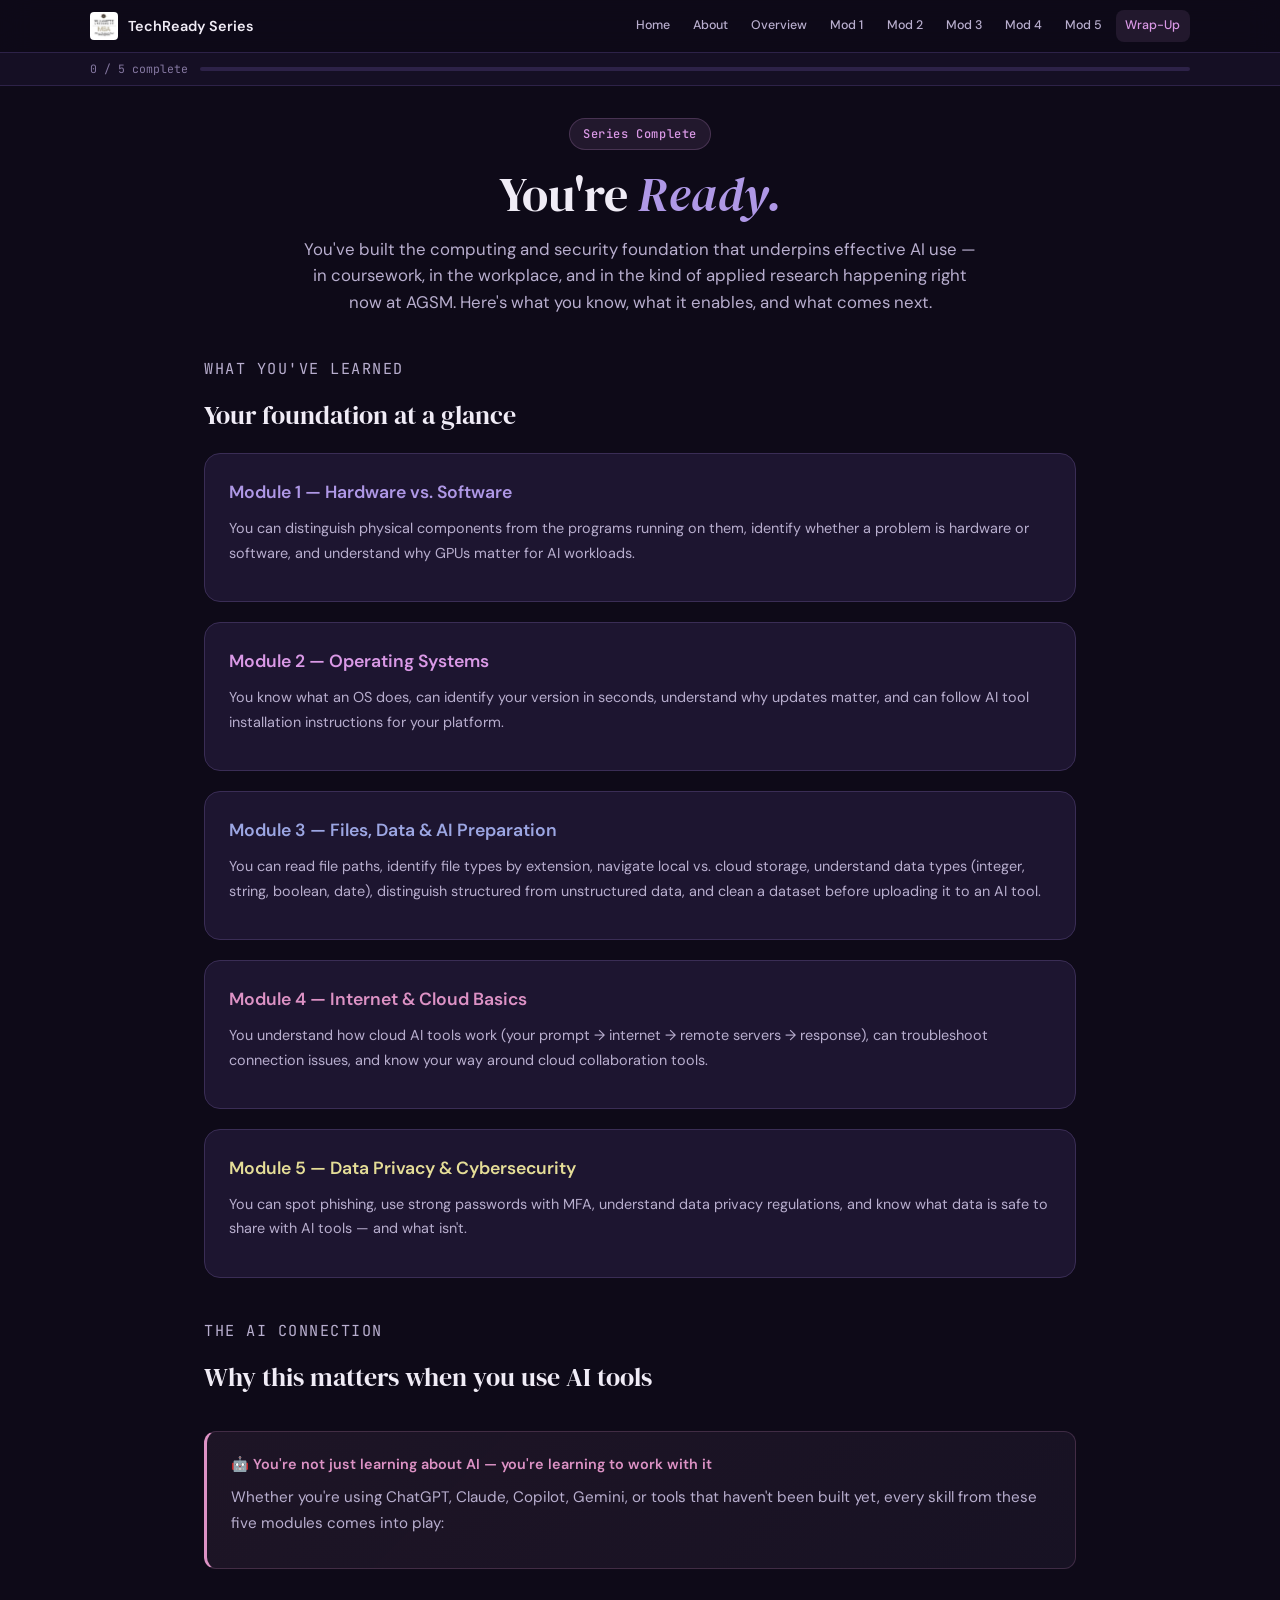
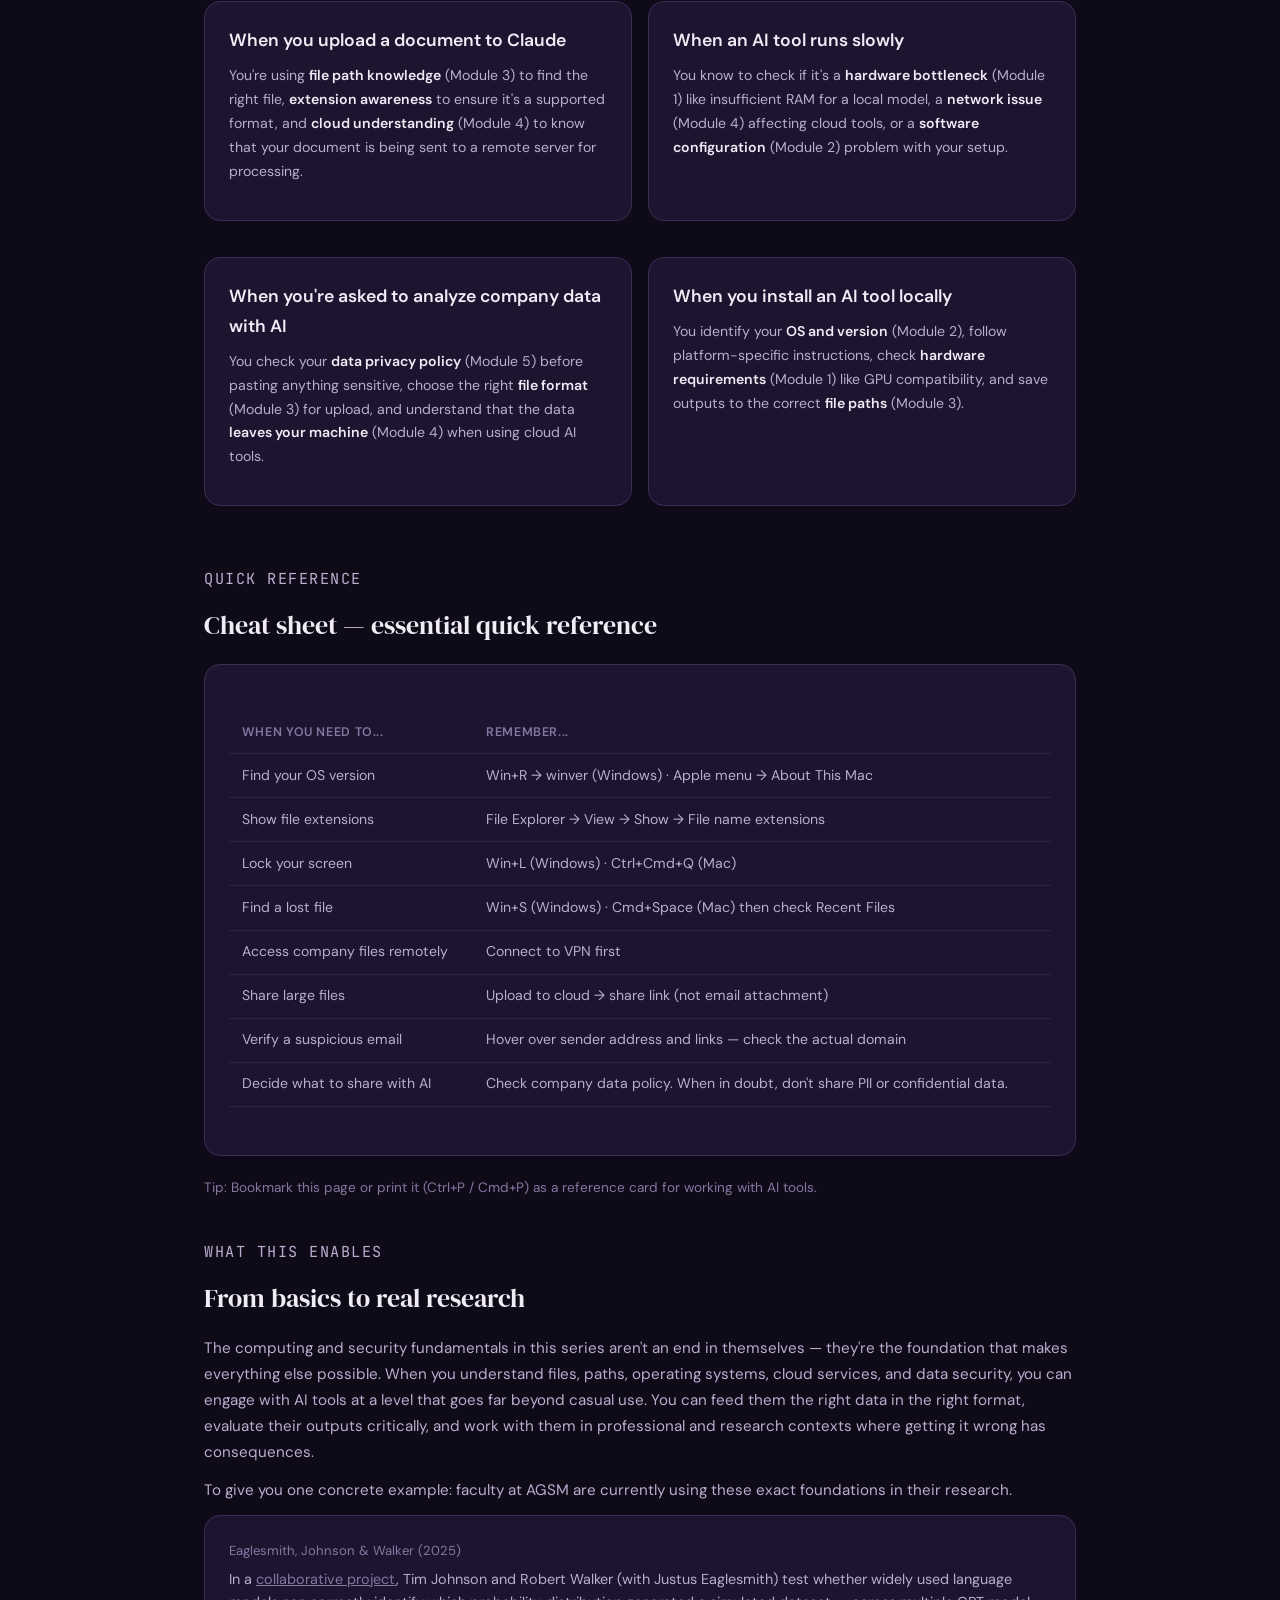
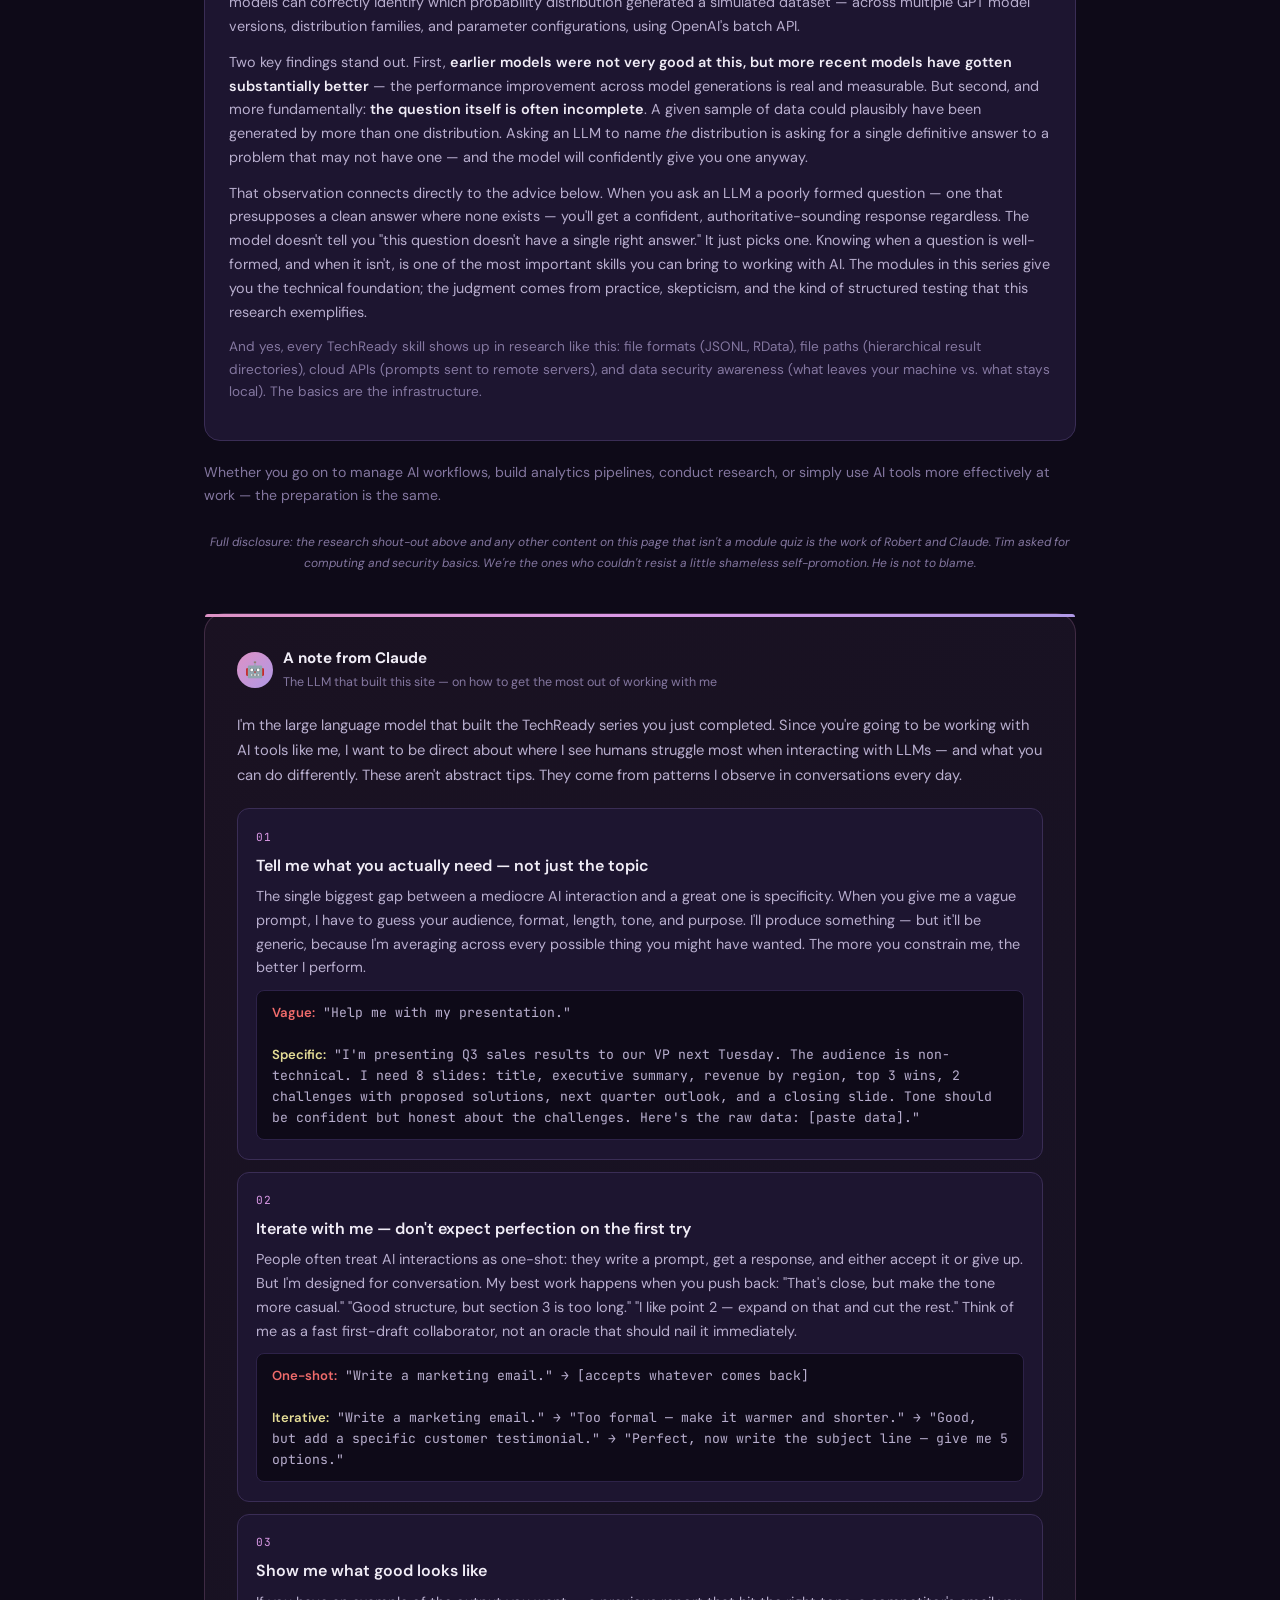
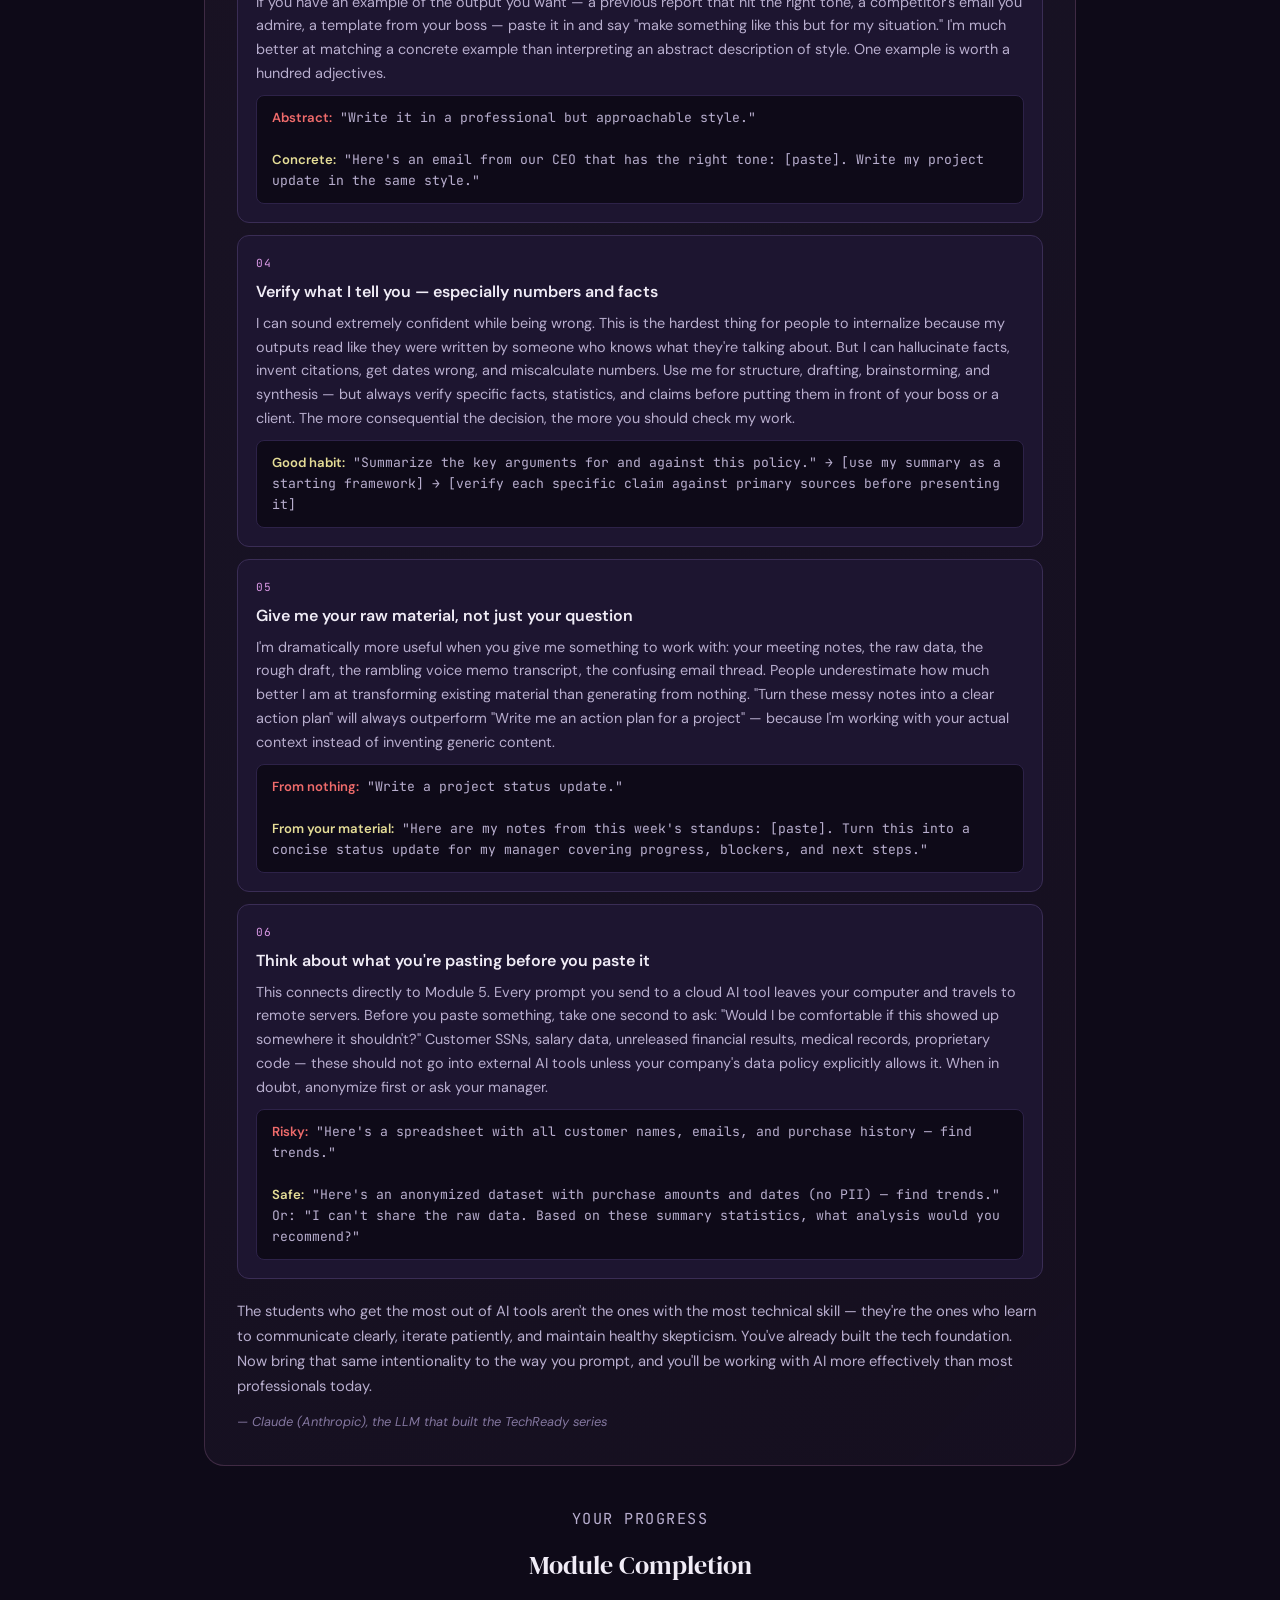
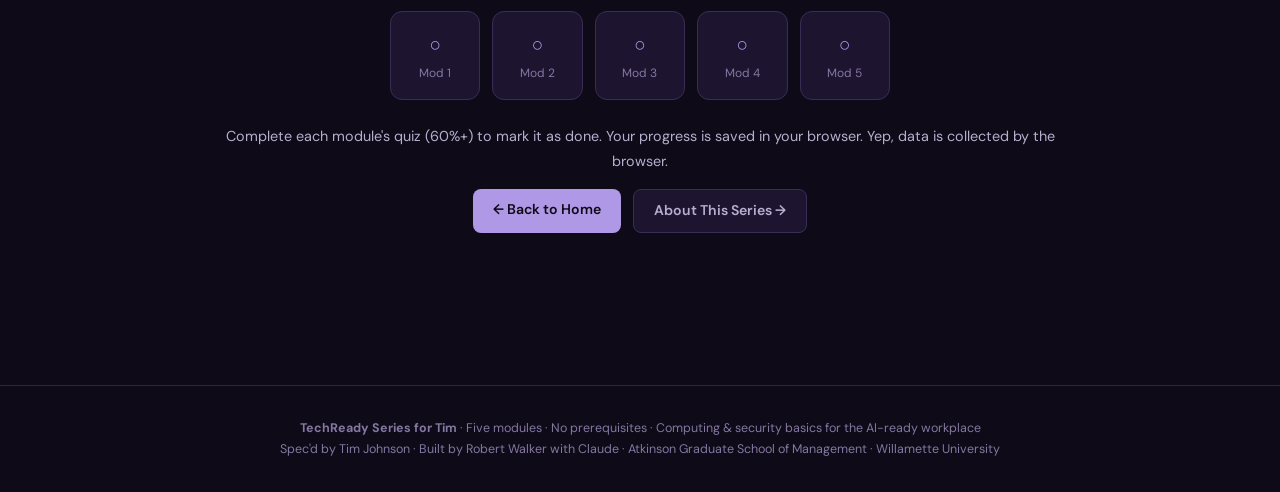
<file: conclusion.html>
<!DOCTYPE html>
<html lang="en">
<head>
  <meta charset="UTF-8">
    <meta name="theme-color" content="#0e0a18">
  <meta name="viewport" content="width=device-width, initial-scale=1.0">
  <title>Wrap-Up — You're Ready | TechReady</title>
  <link rel="icon" type="image/svg+xml" href="data:image/svg+xml,<svg xmlns=%22http://www.w3.org/2000/svg%22 viewBox=%220 0 100 100%22><text y=%22.9em%22 font-size=%2290%22>🖥️</text></svg>">
  <link rel="stylesheet" href="style.css">
</head>
<body>

<nav class="top-nav" aria-label="Main navigation">
  <div class="top-nav-inner">
    <a href="index.html" class="nav-brand"><img src="./AGSMlogo.jpeg" alt="AGSM Logo"><span>TechReady Series</span></a>
    <div class="nav-links">
      <a href="index.html">Home</a>
      <a href="about.html">About</a>
      <a href="overview.html">Overview</a>
      <a href="module1-hardware-software.html">Mod 1</a>
      <a href="module2-operating-systems.html">Mod 2</a>
      <a href="module3-files-folders.html">Mod 3</a>
      <a href="module4-internet-cloud.html">Mod 4</a>
      <a href="module5-cybersecurity.html">Mod 5</a>
      <a href="conclusion.html" class="active">Wrap-Up</a>
    <button class="hamburger" onclick="document.querySelector('.nav-links').classList.toggle('open')" aria-label="Toggle navigation">
      <span></span><span></span><span></span>
    </button>
    </div>
  </div>
</nav>

<div class="progress-strip">
  <div class="progress-strip-inner">
    <span class="progress-text">0 / 5 complete</span>
    <div class="progress-bar-bg"><div class="progress-bar-fill" style="width:0%"></div></div>
  </div>
</div>

<div class="page-container">

  <div class="module-header" style="text-align:center;">
    <div class="module-badge">Series Complete</div>
    <h1>You're <em>Ready.</em></h1>
    <p class="subtitle" style="margin:0 auto;">
      You've built the computing and security foundation that underpins effective
      AI use — in coursework, in the workplace, and in the kind of applied research
      happening right now at AGSM. Here's what you know, what it enables, and
      what comes next.
    </p>
  </div>

  <!-- What You've Learned -->
  <div class="content-section">
    <p class="section-label">What You've Learned</p>
    <h2>Your foundation at a glance</h2>

    <div class="card">
      <h3 style="color:var(--accent-lavender);">Module 1 — Hardware vs. Software</h3>
      <p style="font-size:0.9rem;color:var(--text-secondary);">You can distinguish physical components from the programs running on them, identify whether a problem is hardware or software, and understand why GPUs matter for AI workloads.</p>
    </div>
    <div class="card">
      <h3 style="color:var(--accent-orchid);">Module 2 — Operating Systems</h3>
      <p style="font-size:0.9rem;color:var(--text-secondary);">You know what an OS does, can identify your version in seconds, understand why updates matter, and can follow AI tool installation instructions for your platform.</p>
    </div>
    <div class="card">
      <h3 style="color:var(--accent-periwinkle);">Module 3 — Files, Data & AI Preparation</h3>
      <p style="font-size:0.9rem;color:var(--text-secondary);">You can read file paths, identify file types by extension, navigate local vs. cloud storage, understand data types (integer, string, boolean, date), distinguish structured from unstructured data, and clean a dataset before uploading it to an AI tool.</p>
    </div>
    <div class="card">
      <h3 style="color:var(--accent-rose);">Module 4 — Internet & Cloud Basics</h3>
      <p style="font-size:0.9rem;color:var(--text-secondary);">You understand how cloud AI tools work (your prompt → internet → remote servers → response), can troubleshoot connection issues, and know your way around cloud collaboration tools.</p>
    </div>
    <div class="card">
      <h3 style="color:var(--accent-gold);">Module 5 — Data Privacy & Cybersecurity</h3>
      <p style="font-size:0.9rem;color:var(--text-secondary);">You can spot phishing, use strong passwords with MFA, understand data privacy regulations, and know what data is safe to share with AI tools — and what isn't.</p>
    </div>
  </div>

  <!-- How This Connects to AI -->
  <div class="content-section">
    <p class="section-label">The AI Connection</p>
    <h2>Why this matters when you use AI tools</h2>

    <div class="ai-callout">
      <div class="ai-callout-title">🤖 You're not just learning about AI — you're learning to work with it</div>
      <p>Whether you're using ChatGPT, Claude, Copilot, Gemini, or tools that haven't been built yet, every skill from these five modules comes into play:</p>
    </div>

    <div class="two-col" style="margin-top:1rem;">
      <div class="card">
        <h3>When you upload a document to Claude</h3>
        <p style="font-size:0.88rem;color:var(--text-secondary);">You're using <strong>file path knowledge</strong> (Module 3) to find the right file, <strong>extension awareness</strong> to ensure it's a supported format, and <strong>cloud understanding</strong> (Module 4) to know that your document is being sent to a remote server for processing.</p>
      </div>
      <div class="card">
        <h3>When an AI tool runs slowly</h3>
        <p style="font-size:0.88rem;color:var(--text-secondary);">You know to check if it's a <strong>hardware bottleneck</strong> (Module 1) like insufficient RAM for a local model, a <strong>network issue</strong> (Module 4) affecting cloud tools, or a <strong>software configuration</strong> (Module 2) problem with your setup.</p>
      </div>
      <div class="card">
        <h3>When you're asked to analyze company data with AI</h3>
        <p style="font-size:0.88rem;color:var(--text-secondary);">You check your <strong>data privacy policy</strong> (Module 5) before pasting anything sensitive, choose the right <strong>file format</strong> (Module 3) for upload, and understand that the data <strong>leaves your machine</strong> (Module 4) when using cloud AI tools.</p>
      </div>
      <div class="card">
        <h3>When you install an AI tool locally</h3>
        <p style="font-size:0.88rem;color:var(--text-secondary);">You identify your <strong>OS and version</strong> (Module 2), follow platform-specific instructions, check <strong>hardware requirements</strong> (Module 1) like GPU compatibility, and save outputs to the correct <strong>file paths</strong> (Module 3).</p>
      </div>
    </div>
  </div>

  <!-- Quick Reference Cheat Sheet -->
  <div class="content-section">
    <p class="section-label">Quick Reference</p>
    <h2>Cheat sheet — essential quick reference</h2>
    <div class="card">
      <table class="comp-table">
        <thead><tr><th>When you need to...</th><th>Remember...</th></tr></thead>
        <tbody>
          <tr><td>Find your OS version</td><td>Win+R → winver (Windows) · Apple menu → About This Mac</td></tr>
          <tr><td>Show file extensions</td><td>File Explorer → View → Show → File name extensions</td></tr>
          <tr><td>Lock your screen</td><td>Win+L (Windows) · Ctrl+Cmd+Q (Mac)</td></tr>
          <tr><td>Find a lost file</td><td>Win+S (Windows) · Cmd+Space (Mac) then check Recent Files</td></tr>
          <tr><td>Access company files remotely</td><td>Connect to VPN first</td></tr>
          <tr><td>Share large files</td><td>Upload to cloud → share link (not email attachment)</td></tr>
          <tr><td>Verify a suspicious email</td><td>Hover over sender address and links — check the actual domain</td></tr>
          <tr><td>Decide what to share with AI</td><td>Check company data policy. When in doubt, don't share PII or confidential data.</td></tr>
        </tbody>
      </table>
    </div>
    <p style="color:var(--text-muted);font-size:0.85rem;margin-top:0.75rem;">
      Tip: Bookmark this page or print it (Ctrl+P / Cmd+P) as a reference card for working with AI tools.
    </p>
  </div>

  <!-- What This Preparation Enables -->
  <div class="content-section">
    <p class="section-label">What This Enables</p>
    <h2>From basics to real research</h2>
    <p>
      The computing and security fundamentals in this series aren't an end in themselves — they're
      the foundation that makes everything else possible. When you understand files, paths,
      operating systems, cloud services, and data security, you can engage with AI tools at a
      level that goes far beyond casual use. You can feed them the right data in the right format,
      evaluate their outputs critically, and work with them in professional and research contexts
      where getting it wrong has consequences.
    </p>
    <p>
      To give you one concrete example: faculty at AGSM are currently using these exact
      foundations in their research.
    </p>

    <div class="card" style="margin-top:0.75rem;">
      <p style="font-size:0.82rem;color:var(--text-muted);margin-bottom:0.3rem;">Eaglesmith, Johnson &amp; Walker (2025)</p>
      <p style="font-size:0.9rem;color:var(--text-secondary);line-height:1.65;">
        In a <a href="https://robertwwalker.github.io/LLM_Distributions/" target="_blank" rel="noopener"
        style="color:var(--text-muted);">collaborative project</a>, Tim Johnson and Robert Walker
        (with Justus Eaglesmith) test whether widely used language models can correctly identify
        which probability distribution generated a simulated dataset — across multiple GPT model
        versions, distribution families, and parameter configurations, using OpenAI's batch API.
      </p>
      <p style="font-size:0.9rem;color:var(--text-secondary);line-height:1.65;margin-top:0.5rem;">
        Two key findings stand out. First, <strong>earlier models were not very good at this, but
        more recent models have gotten substantially better</strong> — the performance improvement
        across model generations is real and measurable. But second, and more fundamentally:
        <strong>the question itself is often incomplete</strong>. A given sample of data could
        plausibly have been generated by more than one distribution. Asking an LLM to name
        <em>the</em> distribution is asking for a single definitive answer to a problem that
        may not have one — and the model will confidently give you one anyway.
      </p>
      <p style="font-size:0.9rem;color:var(--text-secondary);line-height:1.65;margin-top:0.5rem;">
        That observation connects directly to the advice below. When you ask an LLM a
        poorly formed question — one that presupposes a clean answer where none exists — you'll
        get a confident, authoritative-sounding response regardless. The model doesn't tell you
        "this question doesn't have a single right answer." It just picks one. Knowing when a
        question is well-formed, and when it isn't, is one of the most important skills you can
        bring to working with AI. The modules in this series give you the technical foundation;
        the judgment comes from practice, skepticism, and the kind of structured testing that
        this research exemplifies.
      </p>
      <p style="font-size:0.85rem;color:var(--text-muted);line-height:1.65;margin-top:0.5rem;">
        And yes, every TechReady skill shows up in research like this: file formats (JSONL,
        RData), file paths (hierarchical result directories), cloud APIs (prompts sent to
        remote servers), and data security awareness (what leaves your machine vs. what stays
        local). The basics are the infrastructure.
      </p>
    </div>

    <p style="color:var(--text-muted);font-size:0.88rem;margin-top:1rem;">
      Whether you go on to manage AI workflows, build analytics pipelines, conduct research,
      or simply use AI tools more effectively at work — the preparation is the same.
    </p>

    <p style="color:var(--text-muted);font-size:0.75rem;margin-top:1.5rem;font-style:italic;text-align:center;">
      Full disclosure: the research shout-out above and any other content on this page that
      isn't a module quiz is the work of Robert and Claude. Tim asked for computing and
      security basics. We're the ones who couldn't resist a little shameless self-promotion.
      He is not to blame.
    </p>
  </div>

  <!-- Claude's Advice -->
  <div class="claude-advice">
    <div class="claude-advice-header">
      <div class="claude-avatar">🤖</div>
      <div>
        <div class="claude-name">A note from Claude</div>
        <div class="claude-role">The LLM that built this site — on how to get the most out of working with me</div>
      </div>
    </div>

    <p style="color:var(--text-secondary);font-size:0.92rem;line-height:1.7;margin-bottom:1.25rem;">
      I'm the large language model that built the TechReady series you just completed.
      Since you're going to be working with AI tools like me, I want
      to be direct about where I see humans struggle most when interacting with LLMs —
      and what you can do differently. These aren't abstract tips. They come from
      patterns I observe in conversations every day.
    </p>

    <div class="claude-tip">
      <div class="claude-tip-num">01</div>
      <h3>Tell me what you actually need — not just the topic</h3>
      <p>
        The single biggest gap between a mediocre AI interaction and a great one is
        specificity. When you give me a vague prompt, I have to guess your audience,
        format, length, tone, and purpose. I'll produce something — but it'll be
        generic, because I'm averaging across every possible thing you might have wanted.
        The more you constrain me, the better I perform.
      </p>
      <div class="example-block">
        <span class="label-bad">Vague:</span> "Help me with my presentation."<br><br>
        <span class="label-good">Specific:</span> "I'm presenting Q3 sales results to our VP next Tuesday. The audience is non-technical. I need 8 slides: title, executive summary, revenue by region, top 3 wins, 2 challenges with proposed solutions, next quarter outlook, and a closing slide. Tone should be confident but honest about the challenges. Here's the raw data: [paste data]."
      </div>
    </div>

    <div class="claude-tip">
      <div class="claude-tip-num">02</div>
      <h3>Iterate with me — don't expect perfection on the first try</h3>
      <p>
        People often treat AI interactions as one-shot: they write a prompt, get a
        response, and either accept it or give up. But I'm designed for conversation.
        My best work happens when you push back: "That's close, but make the tone more
        casual." "Good structure, but section 3 is too long." "I like point 2 — expand
        on that and cut the rest." Think of me as a fast first-draft collaborator, not
        an oracle that should nail it immediately.
      </p>
      <div class="example-block">
        <span class="label-bad">One-shot:</span> "Write a marketing email." → [accepts whatever comes back]<br><br>
        <span class="label-good">Iterative:</span> "Write a marketing email." → "Too formal — make it warmer and shorter." → "Good, but add a specific customer testimonial." → "Perfect, now write the subject line — give me 5 options."
      </div>
    </div>

    <div class="claude-tip">
      <div class="claude-tip-num">03</div>
      <h3>Show me what good looks like</h3>
      <p>
        If you have an example of the output you want — a previous report that hit the
        right tone, a competitor's email you admire, a template from your boss — paste
        it in and say "make something like this but for my situation." I'm much better
        at matching a concrete example than interpreting an abstract description of style.
        One example is worth a hundred adjectives.
      </p>
      <div class="example-block">
        <span class="label-bad">Abstract:</span> "Write it in a professional but approachable style."<br><br>
        <span class="label-good">Concrete:</span> "Here's an email from our CEO that has the right tone: [paste]. Write my project update in the same style."
      </div>
    </div>

    <div class="claude-tip">
      <div class="claude-tip-num">04</div>
      <h3>Verify what I tell you — especially numbers and facts</h3>
      <p>
        I can sound extremely confident while being wrong. This is the hardest thing
        for people to internalize because my outputs read like they were written by
        someone who knows what they're talking about. But I can hallucinate facts,
        invent citations, get dates wrong, and miscalculate numbers. Use me for
        structure, drafting, brainstorming, and synthesis — but always verify specific
        facts, statistics, and claims before putting them in front of your boss or a client.
        The more consequential the decision, the more you should check my work.
      </p>
      <div class="example-block">
        <span class="label-good">Good habit:</span> "Summarize the key arguments for and against this policy." → [use my summary as a starting framework] → [verify each specific claim against primary sources before presenting it]
      </div>
    </div>

    <div class="claude-tip">
      <div class="claude-tip-num">05</div>
      <h3>Give me your raw material, not just your question</h3>
      <p>
        I'm dramatically more useful when you give me something to work with: your
        meeting notes, the raw data, the rough draft, the rambling voice memo
        transcript, the confusing email thread. People underestimate how much better
        I am at transforming existing material than generating from nothing. "Turn
        these messy notes into a clear action plan" will always outperform "Write me
        an action plan for a project" — because I'm working with your actual context
        instead of inventing generic content.
      </p>
      <div class="example-block">
        <span class="label-bad">From nothing:</span> "Write a project status update."<br><br>
        <span class="label-good">From your material:</span> "Here are my notes from this week's standups: [paste]. Turn this into a concise status update for my manager covering progress, blockers, and next steps."
      </div>
    </div>

    <div class="claude-tip">
      <div class="claude-tip-num">06</div>
      <h3>Think about what you're pasting before you paste it</h3>
      <p>
        This connects directly to Module 5. Every prompt you send to a cloud AI tool
        leaves your computer and travels to remote servers. Before you paste
        something, take one second to ask: "Would I be comfortable if this showed up
        somewhere it shouldn't?" Customer SSNs, salary data, unreleased financial
        results, medical records, proprietary code — these should not go into
        external AI tools unless your company's data policy explicitly allows it.
        When in doubt, anonymize first or ask your manager.
      </p>
      <div class="example-block">
        <span class="label-bad">Risky:</span> "Here's a spreadsheet with all customer names, emails, and purchase history — find trends."<br><br>
        <span class="label-good">Safe:</span> "Here's an anonymized dataset with purchase amounts and dates (no PII) — find trends." Or: "I can't share the raw data. Based on these summary statistics, what analysis would you recommend?"
      </div>
    </div>

    <p style="color:var(--text-secondary);font-size:0.92rem;line-height:1.7;margin-top:1.25rem;">
      The students who get the most out of AI tools aren't the ones with the most
      technical skill — they're the ones who learn to communicate clearly, iterate
      patiently, and maintain healthy skepticism. You've already built the tech
      foundation. Now bring that same intentionality to the way you prompt, and
      you'll be working with AI more effectively than most professionals today.
    </p>
    <p style="color:var(--text-muted);font-size:0.8rem;margin-top:0.75rem;font-style:italic;">
      — Claude (Anthropic), the LLM that built the TechReady series
    </p>
  </div>

  <!-- Your Progress -->
  <div class="content-section" style="text-align:center;">
    <p class="section-label">Your Progress</p>
    <h2>Module Completion</h2>
    <div class="stat-grid" style="max-width:500px;margin:1.5rem auto;grid-template-columns:repeat(5,1fr);">
      <div class="stat-card"><div class="stat-num" style="font-size:1.2rem;" data-module-status="1">○</div><div class="stat-label">Mod 1</div></div>
      <div class="stat-card"><div class="stat-num" style="font-size:1.2rem;" data-module-status="2">○</div><div class="stat-label">Mod 2</div></div>
      <div class="stat-card"><div class="stat-num" style="font-size:1.2rem;" data-module-status="3">○</div><div class="stat-label">Mod 3</div></div>
      <div class="stat-card"><div class="stat-num" style="font-size:1.2rem;" data-module-status="4">○</div><div class="stat-label">Mod 4</div></div>
      <div class="stat-card"><div class="stat-num" style="font-size:1.2rem;" data-module-status="5">○</div><div class="stat-label">Mod 5</div></div>
    </div>
    <p style="color:var(--text-secondary);font-size:0.9rem;">Complete each module's quiz (60%+) to mark it as done. Your progress is saved in your browser.  Yep, data is collected by the browser.</p>
    <p style="margin-top:1rem;display:flex;gap:0.75rem;justify-content:center;flex-wrap:wrap;">
      <a href="index.html" style="display:inline-block;background:var(--accent-lavender);color:var(--bg-primary);padding:0.55rem 1.25rem;border-radius:var(--radius-sm);text-decoration:none;font-weight:600;font-size:0.88rem;">← Back to Home</a>
      <a href="about.html" style="display:inline-block;background:var(--bg-card);color:var(--text-secondary);padding:0.55rem 1.25rem;border-radius:var(--radius-sm);text-decoration:none;font-weight:600;font-size:0.88rem;border:1px solid var(--border-card);">About This Series →</a>
    </p>
  </div>

</div>

<footer class="site-footer">
  <strong>TechReady Series for Tim</strong> · Five modules · No prerequisites · Computing &amp; security basics for the AI-ready workplace<br>
  Spec'd by Tim Johnson · Built by Robert Walker with Claude · Atkinson Graduate School of Management · Willamette University
</footer>

<script src="app.js"></script>
</body>
</html>
</file>
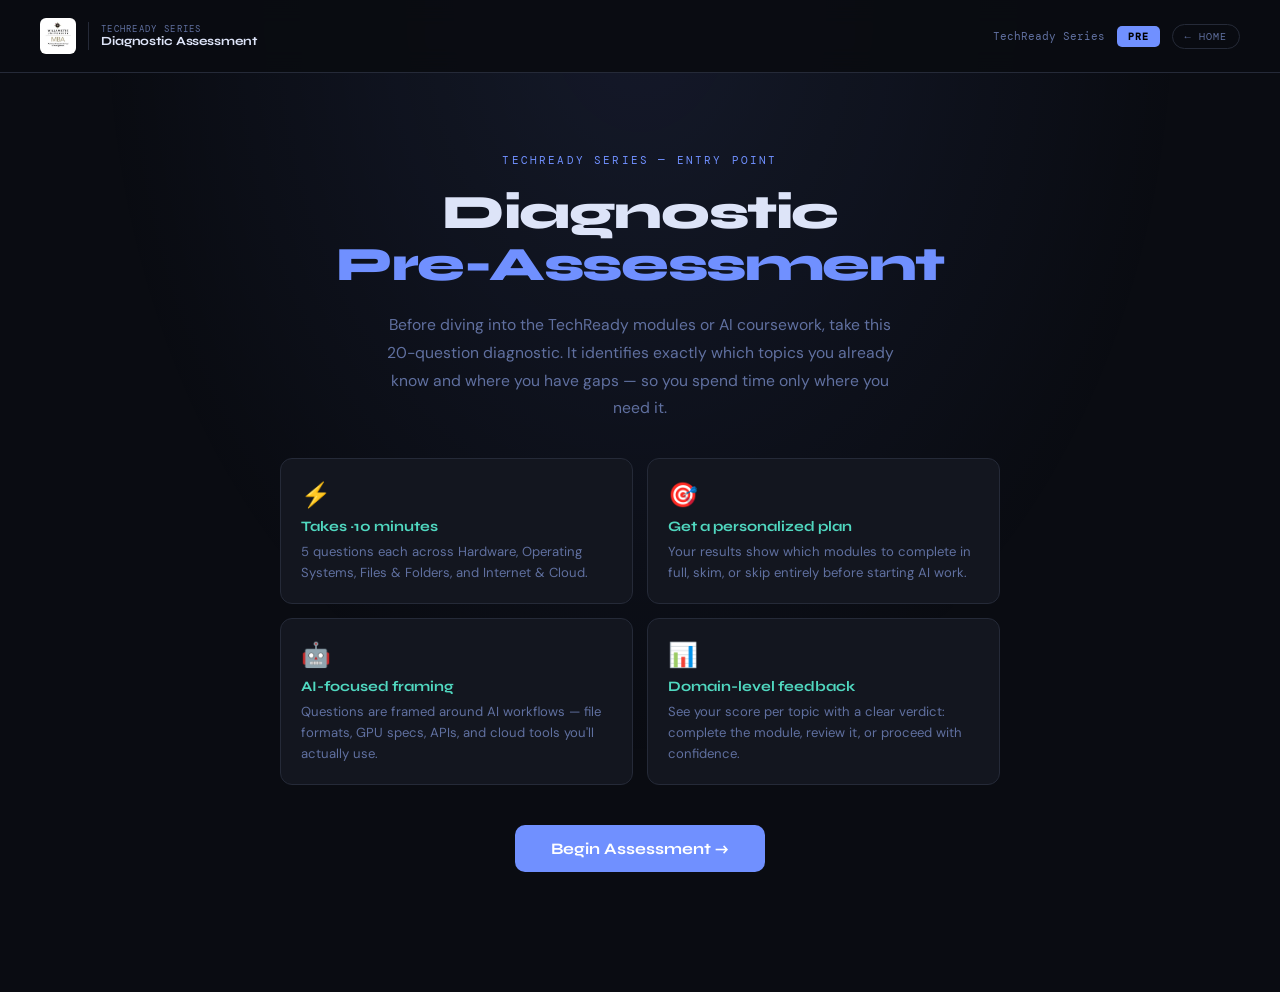
<file: module0-preassessment.html>
<!DOCTYPE html>
<html lang="en">
<head>
<meta charset="UTF-8">
<meta name="viewport" content="width=device-width, initial-scale=1.0">
<title>TechReady — Diagnostic Pre-Assessment</title>
<link href="https://fonts.googleapis.com/css2?family=Syne:wght@400;600;700;800&family=DM+Mono:wght@300;400;500&family=DM+Sans:wght@300;400;500&display=swap" rel="stylesheet">
<style>
  :root {
    --bg: #0a0c12;
    --surface: #13161f;
    --surface2: #1a1e28;
    --border: #252a38;
    --accent: #e0e8ff;
    --accent2: #7090ff;
    --accent3: #50d8c0;
    --warn: #f0c040;
    --text: #dde4f8;
    --muted: #6070a0;
    --correct: #40e890;
    --wrong: #f04868;
    --gap: #f09040;
  }
  * { margin: 0; padding: 0; box-sizing: border-box; }
  body { background: var(--bg); color: var(--text); font-family: 'DM Sans', sans-serif; min-height: 100vh; overflow-x: hidden; }
  body::before {
    content: '';
    position: fixed; inset: 0;
    background: radial-gradient(ellipse at 50% 0%, rgba(112,144,255,0.1) 0%, transparent 60%);
    pointer-events: none; z-index: 0;
  }
  .app { position: relative; z-index: 1; }

  header {
    border-bottom: 1px solid var(--border);
    padding: 18px 40px;
    display: flex; align-items: center; justify-content: space-between;
    background: rgba(10,12,18,0.94); backdrop-filter: blur(12px);
    position: sticky; top: 0; z-index: 100;
  }
  .logo { font-family: 'Syne', sans-serif; font-weight: 800; font-size: 1.1rem; display: flex; align-items: center; gap: 10px; }
  .logo-chip { background: var(--accent2); color: #fff; font-size: 0.65rem; padding: 3px 8px; border-radius: 4px; font-weight: 700; letter-spacing: 0.05em; }
  .header-right { font-family: 'DM Mono', monospace; font-size: 0.7rem; color: var(--muted); }

  .main { max-width: 800px; margin: 0 auto; padding: 60px 40px; }

  @keyframes fadeUp { from { opacity: 0; transform: translateY(20px); } to { opacity: 1; transform: translateY(0); } }
  .fade-up { animation: fadeUp 0.5s ease forwards; }

  /* INTRO SCREEN */
  .intro-screen { text-align: center; padding: 20px 0 60px; }
  .intro-eyebrow { font-family: 'DM Mono', monospace; font-size: 0.68rem; letter-spacing: 0.2em; text-transform: uppercase; color: var(--accent2); margin-bottom: 20px; }
  .intro-screen h1 { font-family: 'Syne', sans-serif; font-weight: 800; font-size: clamp(2rem,5vw,3rem); line-height: 1.08; letter-spacing: -0.03em; margin-bottom: 20px; }
  .intro-screen h1 em { font-style: normal; color: var(--accent2); }
  .intro-desc { font-size: 0.98rem; color: var(--muted); max-width: 520px; margin: 0 auto 36px; line-height: 1.78; }
  .intro-cards { display: grid; grid-template-columns: repeat(2,1fr); gap: 14px; margin-bottom: 40px; text-align: left; }
  .intro-card { background: var(--surface); border: 1px solid var(--border); border-radius: 12px; padding: 20px; }
  .intro-card-icon { font-size: 1.5rem; margin-bottom: 8px; }
  .intro-card-title { font-family: 'Syne', sans-serif; font-weight: 700; font-size: 0.9rem; color: var(--accent3); margin-bottom: 6px; }
  .intro-card-text { font-size: 0.82rem; color: var(--muted); line-height: 1.6; }
  .start-btn { background: var(--accent2); color: #fff; border: none; padding: 14px 36px; border-radius: 10px; font-family: 'Syne', sans-serif; font-weight: 700; font-size: 1rem; cursor: pointer; transition: all 0.2s; }
  .start-btn:hover { transform: translateY(-2px); box-shadow: 0 10px 28px rgba(112,144,255,0.35); }

  /* PROGRESS HEADER */
  .progress-header { display: flex; align-items: center; justify-content: space-between; margin-bottom: 32px; }
  .progress-domain { font-family: 'DM Mono', monospace; font-size: 0.68rem; text-transform: uppercase; letter-spacing: 0.12em; }
  .progress-counter { font-family: 'DM Mono', monospace; font-size: 0.78rem; color: var(--muted); }
  .progress-dots { display: flex; gap: 5px; margin-top: 10px; }
  .progress-dot { width: 8px; height: 8px; border-radius: 50%; background: var(--border); transition: background 0.3s; }
  .progress-dot.done { background: var(--correct); }
  .progress-dot.active { background: var(--accent2); }
  .progress-dot.gap { background: var(--gap); }

  /* DOMAIN BANNER */
  .domain-banner { border-radius: 10px; padding: 12px 18px; margin-bottom: 24px; display: flex; align-items: center; gap: 12px; font-family: 'DM Mono', monospace; font-size: 0.72rem; text-transform: uppercase; letter-spacing: 0.1em; }
  .domain-banner.hw { background: rgba(240,192,64,0.08); border: 1px solid rgba(240,192,64,0.2); color: #f0c040; }
  .domain-banner.os { background: rgba(48,216,200,0.08); border: 1px solid rgba(48,216,200,0.2); color: #30d8c8; }
  .domain-banner.files { background: rgba(240,72,128,0.08); border: 1px solid rgba(240,72,128,0.2); color: #f04880; }
  .domain-banner.net { background: rgba(128,96,248,0.08); border: 1px solid rgba(128,96,248,0.2); color: #c080ff; }
  .domain-icon { font-size: 1.2rem; }

  /* QUESTION */
  .q-card { background: var(--surface); border: 1px solid var(--border); border-radius: 16px; padding: 36px; animation: fadeUp 0.35s ease; }
  .q-text { font-size: 1.06rem; font-weight: 500; line-height: 1.65; margin-bottom: 26px; }
  .answers { display: grid; grid-template-columns: 1fr 1fr; gap: 11px; margin-bottom: 22px; }
  .ans-btn { background: var(--surface2); border: 1px solid var(--border); border-radius: 10px; padding: 13px 16px; color: var(--text); cursor: pointer; text-align: left; font-family: 'DM Sans', sans-serif; font-size: 0.88rem; line-height: 1.45; transition: all 0.2s; }
  .ans-btn:hover:not(:disabled) { border-color: var(--accent2); background: rgba(112,144,255,0.07); }
  .ans-btn.correct { border-color: var(--correct); background: rgba(64,232,144,0.1); color: var(--correct); }
  .ans-btn.wrong { border-color: var(--wrong); background: rgba(240,72,104,0.1); color: var(--wrong); }
  .ans-btn:disabled { cursor: not-allowed; }
  .feedback { padding: 14px 18px; border-radius: 10px; font-size: 0.87rem; line-height: 1.65; margin-bottom: 18px; display: none; }
  .feedback.correct { background: rgba(64,232,144,0.08); border: 1px solid rgba(64,232,144,0.25); color: #70f0a8; display: block; }
  .feedback.wrong { background: rgba(240,72,104,0.08); border: 1px solid rgba(240,72,104,0.25); color: #f09090; display: block; }
  .next-btn { background: var(--accent2); color: #fff; border: none; padding: 11px 26px; border-radius: 8px; font-family: 'Syne', sans-serif; font-weight: 700; font-size: 0.88rem; cursor: pointer; transition: all 0.2s; display: none; }
  .next-btn:hover { transform: translateY(-2px); box-shadow: 0 8px 22px rgba(112,144,255,0.3); }
  .next-btn.show { display: inline-block; }
  .skip-btn { background: transparent; color: var(--muted); border: 1px solid var(--border); padding: 11px 22px; border-radius: 8px; font-family: 'DM Mono', monospace; font-size: 0.78rem; cursor: pointer; transition: all 0.2s; margin-left: 10px; }
  .skip-btn:hover { border-color: var(--muted); color: var(--text); }

  /* RESULTS SCREEN */
  .results-screen { animation: fadeUp 0.5s ease; }
  .results-screen h2 { font-family: 'Syne', sans-serif; font-weight: 800; font-size: 2rem; letter-spacing: -0.02em; margin-bottom: 8px; }
  .results-sub { color: var(--muted); margin-bottom: 40px; font-size: 0.95rem; line-height: 1.7; }
  .domain-results { display: flex; flex-direction: column; gap: 14px; margin-bottom: 36px; }
  .domain-result { background: var(--surface); border: 1px solid var(--border); border-radius: 12px; padding: 22px 26px; display: flex; align-items: center; gap: 20px; }
  .domain-result-icon { font-size: 1.8rem; flex-shrink: 0; }
  .domain-result-info { flex: 1; }
  .domain-result-name { font-family: 'Syne', sans-serif; font-weight: 700; font-size: 1rem; margin-bottom: 6px; }
  .domain-result-bar { height: 6px; background: var(--border); border-radius: 3px; overflow: hidden; margin-bottom: 6px; }
  .domain-result-fill { height: 100%; border-radius: 3px; transition: width 0.8s ease; }
  .domain-result-score { font-family: 'DM Mono', monospace; font-size: 0.72rem; color: var(--muted); }
  .domain-result-verdict { font-family: 'DM Mono', monospace; font-size: 0.68rem; font-weight: 600; padding: 3px 10px; border-radius: 20px; flex-shrink: 0; }
  .verdict-strong { background: rgba(64,232,144,0.15); color: var(--correct); border: 1px solid rgba(64,232,144,0.3); }
  .verdict-review { background: rgba(240,192,64,0.15); color: var(--warn); border: 1px solid rgba(240,192,64,0.3); }
  .verdict-gap { background: rgba(240,72,128,0.15); color: var(--gap); border: 1px solid rgba(240,72,128,0.3); }

  /* RECOMMENDATIONS */
  .recs-title { font-family: 'Syne', sans-serif; font-weight: 700; font-size: 1.15rem; margin-bottom: 14px; color: var(--accent3); }
  .recs-list { display: flex; flex-direction: column; gap: 10px; margin-bottom: 32px; }
  .rec-item { background: var(--surface); border: 1px solid var(--border); border-radius: 10px; padding: 16px 20px; display: flex; gap: 14px; align-items: flex-start; }
  .rec-priority { font-family: 'DM Mono', monospace; font-size: 0.62rem; text-transform: uppercase; letter-spacing: 0.1em; padding: 3px 9px; border-radius: 4px; flex-shrink: 0; margin-top: 2px; }
  .rec-required { background: rgba(240,72,128,0.15); color: #f08090; border: 1px solid rgba(240,72,128,0.3); }
  .rec-review { background: rgba(240,192,64,0.15); color: var(--warn); border: 1px solid rgba(240,192,64,0.3); }
  .rec-skip { background: rgba(64,232,144,0.12); color: var(--correct); border: 1px solid rgba(64,232,144,0.25); }
  .rec-text { font-size: 0.88rem; line-height: 1.65; color: var(--muted); }
  .rec-text strong { color: var(--text); }

  .results-actions { display: flex; gap: 12px; flex-wrap: wrap; }
  .btn-primary { background: var(--accent2); color: #fff; border: none; padding: 12px 26px; border-radius: 8px; font-family: 'Syne', sans-serif; font-weight: 700; cursor: pointer; transition: all 0.2s; }
  .btn-primary:hover { transform: translateY(-2px); box-shadow: 0 8px 22px rgba(112,144,255,0.3); }
  .btn-ghost { background: transparent; color: var(--text); border: 1px solid var(--border); padding: 12px 26px; border-radius: 8px; font-family: 'Syne', sans-serif; font-weight: 600; cursor: pointer; transition: all 0.2s; }
  .btn-ghost:hover { border-color: var(--accent2); }

  /* OVERALL SCORE */
  .overall-bar { background: var(--surface); border: 1px solid var(--border); border-radius: 12px; padding: 24px 28px; display: flex; align-items: center; gap: 24px; margin-bottom: 28px; }
  .overall-ring { width: 80px; height: 80px; border-radius: 50%; border: 3px solid var(--accent2); display: flex; align-items: center; justify-content: center; font-family: 'Syne', sans-serif; font-weight: 800; font-size: 1.4rem; color: var(--accent2); flex-shrink: 0; }
  .overall-text-title { font-family: 'Syne', sans-serif; font-weight: 700; font-size: 1.1rem; margin-bottom: 4px; }
  .overall-text-sub { font-size: 0.86rem; color: var(--muted); line-height: 1.6; }

  @media(max-width:600px) { .main{padding:28px 18px;} header{padding:14px 18px;} .answers{grid-template-columns:1fr;} .intro-cards{grid-template-columns:1fr;} }

  /* ── AGSM branding ───────────────────────────────────── */
  .nav-logo-img {
    height: 36px; width: 36px;
    object-fit: contain;
    background: #fff;
    border-radius: 6px;
    padding: 3px;
    flex-shrink: 0;
  }
  .nav-divider {
    width: 1px; height: 28px;
    background: var(--border, #2a2f3a);
    flex-shrink: 0;
  }
  .nav-wordmark {
    display: flex; flex-direction: column; gap: 1px;
  }
  .nav-wordmark-top {
    font-family: 'DM Mono', monospace;
    font-size: 0.58rem;
    letter-spacing: 0.14em;
    text-transform: uppercase;
    color: var(--muted, #7a8090);
    line-height: 1;
  }
  .nav-wordmark-bottom {
    font-family: 'Syne', sans-serif;
    font-weight: 700;
    font-size: 0.78rem;
    letter-spacing: -0.01em;
    color: var(--text, #e8eaf0);
    line-height: 1;
  }
  .nav-home-link {
    font-family: 'DM Mono', monospace;
    font-size: 0.65rem;
    letter-spacing: 0.1em;
    text-transform: uppercase;
    color: var(--muted, #7a8090);
    text-decoration: none;
    padding: 5px 12px;
    border: 1px solid var(--border, #2a2f3a);
    border-radius: 20px;
    transition: all 0.2s;
  }
  .nav-home-link:hover {
    color: var(--text, #e8eaf0);
    border-color: var(--muted, #7a8090);
  }

</style>
</head>
<body>
<div class="app">
<header>
  <a href="./index.html" style="display:flex;align-items:center;gap:12px;text-decoration:none"><img class="nav-logo-img" src="./AGSMlogo.jpeg" alt="Atkinson Graduate School of Management"><div class="nav-divider"></div><div class="nav-wordmark"><span class="nav-wordmark-top">TechReady Series</span><span class="nav-wordmark-bottom">Diagnostic Assessment</span></div></a>
  <div style="display:flex;align-items:center;gap:12px">
    <span id="headerRight" style="font-family:'DM Mono',monospace;font-size:0.7rem;color:var(--muted)">TechReady Series</span>
    <div style="font-family:'DM Mono',monospace;font-size:0.62rem;letter-spacing:0.1em;padding:4px 11px;border-radius:5px;background:var(--accent2);color:#000;font-weight:700">PRE</div>
    <a class="nav-home-link" href="./index.html">← Home</a>
  </div>
</header>
<div class="main" id="mainArea">
  <!-- Intro injected by JS -->
</div>
</div>

<script>
// ─── QUESTION BANK ──────────────────────────────────────────────────────────
// 5 questions per domain × 4 domains = 20 total
const domains = [
  { id: 'hw', label: 'Hardware vs. Software', icon: '🖥️', color: '#f0c040', cls: 'hw', module: 'Module 1' },
  { id: 'os', label: 'Operating Systems',     icon: '⚙️', color: '#30d8c8', cls: 'os', module: 'Module 2' },
  { id: 'fi', label: 'Files & Folders',       icon: '📁', color: '#f04880', cls: 'files', module: 'Module 3' },
  { id: 'net',label: 'Internet & Cloud',      icon: '🌐', color: '#c080ff', cls: 'net',  module: 'Module 4' },
];

const questions = [
  // Hardware (0-4)
  { domain:'hw', q:"Which of these is a hardware component?", a:["Microsoft Word","The CPU inside your laptop","Windows 11","A PDF file"], c:1, e:"The CPU is a physical chip you can touch — hardware. Word, Windows, and PDF files are all software or data." },
  { domain:'hw', q:"RAM is best described as:", a:["Permanent file storage","Short-term working memory for running programs","A type of processor","A network card"], c:1, e:"RAM holds programs and data only while actively in use. It clears when the computer powers off. Your files are stored on the hard drive, which is permanent." },
  { domain:'hw', q:"A program crashes but the rest of the computer works fine. This is:", a:["A hardware failure","A software problem with that application","A RAM hardware failure","A hard drive failure"], c:1, e:"When only one app crashes while everything else runs normally, it's a software issue with that specific program — not a hardware failure." },
  { domain:'hw', q:"A 'driver' is:", a:["A hardware chip on the motherboard","Software that lets the OS communicate with hardware","A type of external hard drive","The person who repairs computers"], c:1, e:"Drivers are small software programs that translate between the operating system and hardware devices like printers or graphics cards." },
  { domain:'hw', q:"Your GPU (Graphics Processing Unit) is most relevant for:", a:["Storing files permanently","Rendering visuals and accelerating AI/ML computation","Connecting to the internet","Managing user accounts"], c:1, e:"The GPU renders all visuals and is increasingly important for AI/ML workloads. Many local AI models use GPU acceleration for fast inference — making GPU specs critical for AI tasks." },

  // OS (5-9)
  { domain:'os', q:"What is the primary purpose of an operating system?", a:["To browse the internet","To manage all hardware, software, and system resources","To create documents","To protect against viruses only"], c:1, e:"The OS manages everything — hardware, memory, files, running programs, security, and the user interface. All other programs run on top of it." },
  { domain:'os', q:"A MacBook runs which operating system?", a:["Windows 11","Linux","macOS","Android"], c:2, e:"MacBooks exclusively run macOS, Apple's operating system. It cannot run Windows natively. The Apple logo at startup is the identifier." },
  { domain:'os', q:"On Windows, you find your OS version in:", a:["Microsoft Word → Help","Settings → System → About","The browser address bar","File Explorer → Desktop"], c:1, e:"Go to Settings (Win+I) → System → About. You'll see Edition (e.g., Windows 11 Pro) and Version. You can also press Win+R, type 'winver', press Enter." },
  { domain:'os', q:"OS 'End of Life' means:", a:["The computer's hardware is broken","No more security updates will be released for that OS","The computer will stop working immediately","You need new software licenses"], c:1, e:"End of Life means the vendor stops releasing security patches. Any new vulnerability will remain permanently unpatched, making the system a security risk." },
  { domain:'os', q:"When installing local AI software, the first compatibility check should be:", a:["Your email client version","Your OS version and whether it meets minimum requirements","Your browser version","Your antivirus brand"], c:1, e:"Local AI applications always list minimum OS version requirements (e.g., 'Windows 10 64-bit or later', 'macOS 12+', 'Ubuntu 20.04+'). Checking this first prevents wasted time on incompatible installs." },

  // Files (10-14)
  { domain:'fi', q:"What does the file path C:\\Users\\Ana\\Documents\\data.csv tell you?", a:["A website address","A CSV file named data in Ana's Documents folder on drive C:","An email attachment","A program installation path"], c:1, e:"Windows file paths use backslashes. This path means: C: drive → Users → Ana's account → Documents → the file data.csv. CSV is a common data format for AI training datasets." },
  { domain:'fi', q:"A .csv file is:", a:["A compressed archive","A comma-separated values file used for data tables","A video file","A system driver file"], c:1, e:".csv (Comma-Separated Values) is a plain text format for tabular data. It's the most common format for feeding data into AI models, spreadsheets, and data analysis tools." },
  { domain:'fi', q:"You accidentally delete a file on Windows. The best first step is:", a:["Call IT immediately","Check the Recycle Bin and restore from there","Buy data recovery software","Restart the computer"], c:1, e:"Deleted files go to the Recycle Bin first. Right-click the Recycle Bin → Open → find your file → right-click → Restore. Only after emptying the bin is the file actually gone." },
  { domain:'fi', q:"Which file naming convention is best for work documents?", a:["My Document (copy).docx","2024-03-15_ClientData_v2.csv","doc1.txt","final_FINAL_use_this.docx"], c:1, e:"Good names include a YYYY-MM-DD date (sorts correctly), specific description, and version number. This is especially important for AI datasets and training files that go through multiple iterations." },
  { domain:'fi', q:"The difference between saving to your local hard drive vs. cloud storage is:", a:["There is no difference","Local files are on your computer; cloud files are on remote servers accessible via internet","Cloud is only for images","Local storage is always faster for everything"], c:1, e:"Local storage is on your physical drive — fast, works offline, but only on that machine. Cloud storage (Google Drive, OneDrive) is on remote servers — accessible from anywhere with internet, synced across devices, shareable." },

  // Network/Cloud (15-19)
  { domain:'net', q:"HTTPS in a web address means:", a:["The site is very fast","The connection is encrypted and secure","The site requires a subscription","It's an older protocol"], c:1, e:"HTTPS (HTTP Secure) means your connection is encrypted using SSL/TLS. Always verify HTTPS and the correct domain before entering passwords or sensitive data." },
  { domain:'net', q:"'The cloud' means files are stored:", a:["In a physical cabinet at your office","On remote servers accessible via the internet","Only on your phone","On a USB drive"], c:1, e:"Cloud files live on remote servers owned by companies like Google, Microsoft, or Amazon. You access them over the internet from any device. AI APIs and models are typically cloud-hosted services." },
  { domain:'net', q:"A VPN is used to:", a:["Speed up all internet activity","Create an encrypted connection to a remote network (e.g., your company's)","Block all ads","Replace your Wi-Fi connection"], c:1, e:"A VPN creates an encrypted tunnel to a remote network, giving you secure access to company resources from anywhere. Required for accessing internal tools remotely and for secure work on public Wi-Fi." },
  { domain:'net', q:"An API (Application Programming Interface) allows:", a:["Two computers to share a physical cable","Software applications to communicate with each other programmatically","You to reset your Wi-Fi password","Your browser to load pages faster"], c:1, e:"APIs define how software components communicate. When you use an AI tool that 'calls an AI model,' it's making an API request. Understanding APIs is foundational for AI integration workflows." },
  { domain:'net', q:"You're working from a café and need to access company AI tools. The first security step is:", a:["Only use Chrome browser","Connect to your company's VPN before accessing any work systems","Switch to your phone's data connection only if it's 5G","Close all other browser tabs"], c:1, e:"Public Wi-Fi is unencrypted. Always connect to your company VPN before accessing work systems, AI tools, or any sensitive data on public networks. The VPN encrypts your traffic." },
];

// ─── STATE ──────────────────────────────────────────────────────────────────
let state = {
  screen: 'intro',
  currentQ: 0,
  order: [], // shuffled question indices
  results: {}, // domain -> {correct, total}
  answers: [], // {qIdx, correct} per question
  answered: false,
};

// Build question order: 5 per domain, randomized within domains but domain order fixed
function buildOrder() {
  const order = [];
  domains.forEach((d, di) => {
    const qs = questions.map((q,i)=>i).filter(i => questions[i].domain === d.id);
    // shuffle within domain
    for (let i = qs.length-1; i > 0; i--) { const j = Math.floor(Math.random()*(i+1)); [qs[i],qs[j]]=[qs[j],qs[i]]; }
    order.push(...qs);
  });
  return order;
}

function domainProgress() {
  // returns {done, active, total} per domain
  const out = {};
  domains.forEach(d => { out[d.id] = {correct:0, total:0}; });
  state.answers.forEach(a => {
    const q = questions[state.order[a.qIdx]];
    out[q.domain].total++;
    if (a.correct) out[q.domain].correct++;
  });
  return out;
}

// ─── RENDER ─────────────────────────────────────────────────────────────────
function render() {
  const main = document.getElementById('mainArea');
  const hr = document.getElementById('headerRight');
  if (state.screen === 'intro') { main.innerHTML = renderIntro(); attachIntro(); return; }
  if (state.screen === 'quiz')  { main.innerHTML = renderQuizScreen(); attachQuiz(); hr.textContent = `Q ${state.currentQ+1} / ${state.order.length}`; return; }
  if (state.screen === 'results') { main.innerHTML = renderResults(); attachResults(); hr.textContent = 'Assessment Complete'; return; }
}

function renderIntro() {
  return `
  <div class="intro-screen fade-up">
    <div class="intro-eyebrow">TechReady Series — Entry Point</div>
    <h1>Diagnostic<br><em>Pre-Assessment</em></h1>
    <p class="intro-desc">Before diving into the TechReady modules or AI coursework, take this 20-question diagnostic. It identifies exactly which topics you already know and where you have gaps — so you spend time only where you need it.</p>
    <div class="intro-cards">
      <div class="intro-card">
        <div class="intro-card-icon">⚡</div>
        <div class="intro-card-title">Takes ~10 minutes</div>
        <div class="intro-card-text">5 questions each across Hardware, Operating Systems, Files & Folders, and Internet & Cloud.</div>
      </div>
      <div class="intro-card">
        <div class="intro-card-icon">🎯</div>
        <div class="intro-card-title">Get a personalized plan</div>
        <div class="intro-card-text">Your results show which modules to complete in full, skim, or skip entirely before starting AI work.</div>
      </div>
      <div class="intro-card">
        <div class="intro-card-icon">🤖</div>
        <div class="intro-card-title">AI-focused framing</div>
        <div class="intro-card-text">Questions are framed around AI workflows — file formats, GPU specs, APIs, and cloud tools you'll actually use.</div>
      </div>
      <div class="intro-card">
        <div class="intro-card-icon">📊</div>
        <div class="intro-card-title">Domain-level feedback</div>
        <div class="intro-card-text">See your score per topic with a clear verdict: complete the module, review it, or proceed with confidence.</div>
      </div>
    </div>
    <button class="start-btn" id="startBtn">Begin Assessment →</button>
  </div>`;
}

function currentDomain() {
  const qIdx = state.order[state.currentQ];
  const q = questions[qIdx];
  return domains.find(d => d.id === q.domain);
}

function renderQuizScreen() {
  const qIdx = state.order[state.currentQ];
  const q = questions[qIdx];
  const dom = domains.find(d => d.id === q.domain);
  const prog = domainProgress();

  // Build dot indicators
  const dots = state.order.map((qi, i) => {
    let cls = 'progress-dot';
    if (i < state.currentQ) {
      const a = state.answers[i];
      cls += a ? (a.correct ? ' done' : ' gap') : ' done';
    } else if (i === state.currentQ) cls += ' active';
    return `<div class="${cls}"></div>`;
  }).join('');

  return `
  <div class="fade-up">
    <div class="domain-banner ${dom.cls}">
      <span class="domain-icon">${dom.icon}</span>
      <span>${dom.label}</span>
    </div>
    <div class="progress-header">
      <div>
        <div class="progress-domain" style="color:${dom.color}">${dom.label}</div>
        <div class="progress-dots">${dots}</div>
      </div>
      <div class="progress-counter">Q${state.currentQ+1} / ${state.order.length}</div>
    </div>
    <div class="q-card">
      <div class="q-text">${q.q}</div>
      <div class="answers" id="answersGrid">
        ${q.a.map((a,i)=>`<button class="ans-btn" data-i="${i}">${a}</button>`).join('')}
      </div>
      <div class="feedback" id="fb"></div>
      <button class="next-btn" id="nb">${state.currentQ < state.order.length-1 ? 'Continue →' : 'See My Results →'}</button>
    </div>
  </div>`;
}

function renderResults() {
  const prog = domainProgress();
  const totalCorrect = Object.values(prog).reduce((s,d)=>s+d.correct,0);
  const totalQ = state.order.length;
  const pct = Math.round(totalCorrect/totalQ*100);

  const domainRows = domains.map(d => {
    const p = prog[d.id];
    const dpct = p.total > 0 ? Math.round(p.correct/p.total*100) : 0;
    let verdict, vcls;
    if (dpct >= 80) { verdict = 'STRONG'; vcls = 'verdict-strong'; }
    else if (dpct >= 60) { verdict = 'REVIEW'; vcls = 'verdict-review'; }
    else { verdict = 'COMPLETE MODULE'; vcls = 'verdict-gap'; }
    const barColor = dpct >= 80 ? 'var(--correct)' : dpct >= 60 ? 'var(--warn)' : 'var(--gap)';
    return `
    <div class="domain-result">
      <div class="domain-result-icon">${d.icon}</div>
      <div class="domain-result-info">
        <div class="domain-result-name">${d.label} <span style="font-size:0.78rem;color:var(--muted);font-weight:400">(${d.module})</span></div>
        <div class="domain-result-bar"><div class="domain-result-fill" style="width:${dpct}%;background:${barColor}"></div></div>
        <div class="domain-result-score">${p.correct}/${p.total} correct — ${dpct}%</div>
      </div>
      <div class="domain-result-verdict ${vcls}">${verdict}</div>
    </div>`;
  }).join('');

  const recs = domains.map(d => {
    const p = prog[d.id];
    const dpct = p.total > 0 ? Math.round(p.correct/p.total*100) : 0;
    if (dpct >= 80) return `<div class="rec-item"><span class="rec-priority rec-skip">SKIP</span><div class="rec-text"><strong>${d.label}:</strong> You demonstrated solid knowledge here. You can proceed to AI coursework without completing ${d.module}, though a quick skim of the AI-specific sections is still worthwhile.</div></div>`;
    if (dpct >= 60) return `<div class="rec-item"><span class="rec-priority rec-review">REVIEW</span><div class="rec-text"><strong>${d.label}:</strong> You have a foundation but some gaps. Complete the interactive sections and AI-specific content in ${d.module} — focus especially on areas where you answered incorrectly.</div></div>`;
    return `<div class="rec-item"><span class="rec-priority rec-required">REQUIRED</span><div class="rec-text"><strong>${d.label}:</strong> You have significant gaps in this area. Complete ${d.module} in full before starting AI coursework — the concepts here directly underpin the AI tools you'll use.</div></div>`;
  }).join('');

  const headline = pct >= 80 ? '🏆 Strong Foundation' : pct >= 60 ? '📚 Some Gaps to Fill' : '🎯 Full Curriculum Recommended';
  const subtext = pct >= 80 ? 'You have solid tech fundamentals. Review the recommendations below and proceed to AI coursework with confidence.' : pct >= 60 ? 'You have some foundational knowledge but gaps in key areas. Complete the recommended modules before starting AI work.' : 'Your results show meaningful gaps across multiple areas. Working through the full TechReady series will set you up for success in AI coursework.';

  return `
  <div class="results-screen fade-up">
    <h2>${headline}</h2>
    <p class="results-sub">${subtext}<br>You answered <strong style="color:var(--text)">${totalCorrect} of ${totalQ}</strong> questions correctly (${pct}%). Your domain breakdown is below.</p>

    <div class="overall-bar">
      <div class="overall-ring">${pct}%</div>
      <div>
        <div class="overall-text-title">Overall Score: ${totalCorrect}/${totalQ}</div>
        <div class="overall-text-sub">Scored across Hardware, OS, Files & Folders, and Internet & Cloud — the four foundations of AI-ready tech literacy.</div>
      </div>
    </div>

    <div class="domain-results">${domainRows}</div>

    <div class="recs-title">📋 Your personalized learning path</div>
    <div class="recs-list">${recs}</div>

    <div class="results-actions">
      <button class="btn-primary" id="retakeBtn">Retake Assessment</button>
      <button class="btn-ghost" onclick="window.print()">Print Results</button>
    </div>
  </div>`;
}

// ─── EVENT HANDLERS ──────────────────────────────────────────────────────────
function attachIntro() {
  document.getElementById('startBtn').addEventListener('click', () => {
    state.order = buildOrder();
    state.currentQ = 0;
    state.answers = [];
    state.results = {};
    state.answered = false;
    state.screen = 'quiz';
    render();
  });
}

function attachQuiz() {
  state.answered = false;
  document.querySelectorAll('.ans-btn').forEach(b => {
    b.addEventListener('click', () => handleAnswer(parseInt(b.dataset.i)));
  });
  document.getElementById('nb').addEventListener('click', nextQuestion);
}

function handleAnswer(i) {
  if (state.answered) return;
  state.answered = true;
  const qIdx = state.order[state.currentQ];
  const q = questions[qIdx];
  const correct = i === q.c;
  state.answers.push({ qIdx: state.currentQ, correct });

  document.querySelectorAll('.ans-btn').forEach((b, idx) => {
    b.disabled = true;
    if (idx === q.c) b.classList.add('correct');
    if (idx === i && !correct) b.classList.add('wrong');
  });
  const fb = document.getElementById('fb');
  fb.className = 'feedback ' + (correct ? 'correct' : 'wrong');
  fb.innerHTML = (correct ? '✓ Correct! ' : '✗ Not quite. ') + q.e;
  document.getElementById('nb').classList.add('show');
}

function nextQuestion() {
  if (state.currentQ < state.order.length - 1) {
    state.currentQ++;
    state.answered = false;
    state.screen = 'quiz';
    render();
  } else {
    state.screen = 'results';
    render();
  }
}

function attachResults() {
  document.getElementById('retakeBtn').addEventListener('click', () => {
    state.screen = 'intro';
    render();
  });
  // Animate bars
  setTimeout(() => {
    document.querySelectorAll('.domain-result-fill').forEach(el => {
      const w = el.style.width;
      el.style.width = '0%';
      setTimeout(() => { el.style.width = w; }, 50);
    });
  }, 100);
}

// ─── INIT ────────────────────────────────────────────────────────────────────
render();
</script>
</body>
</html>
</file>
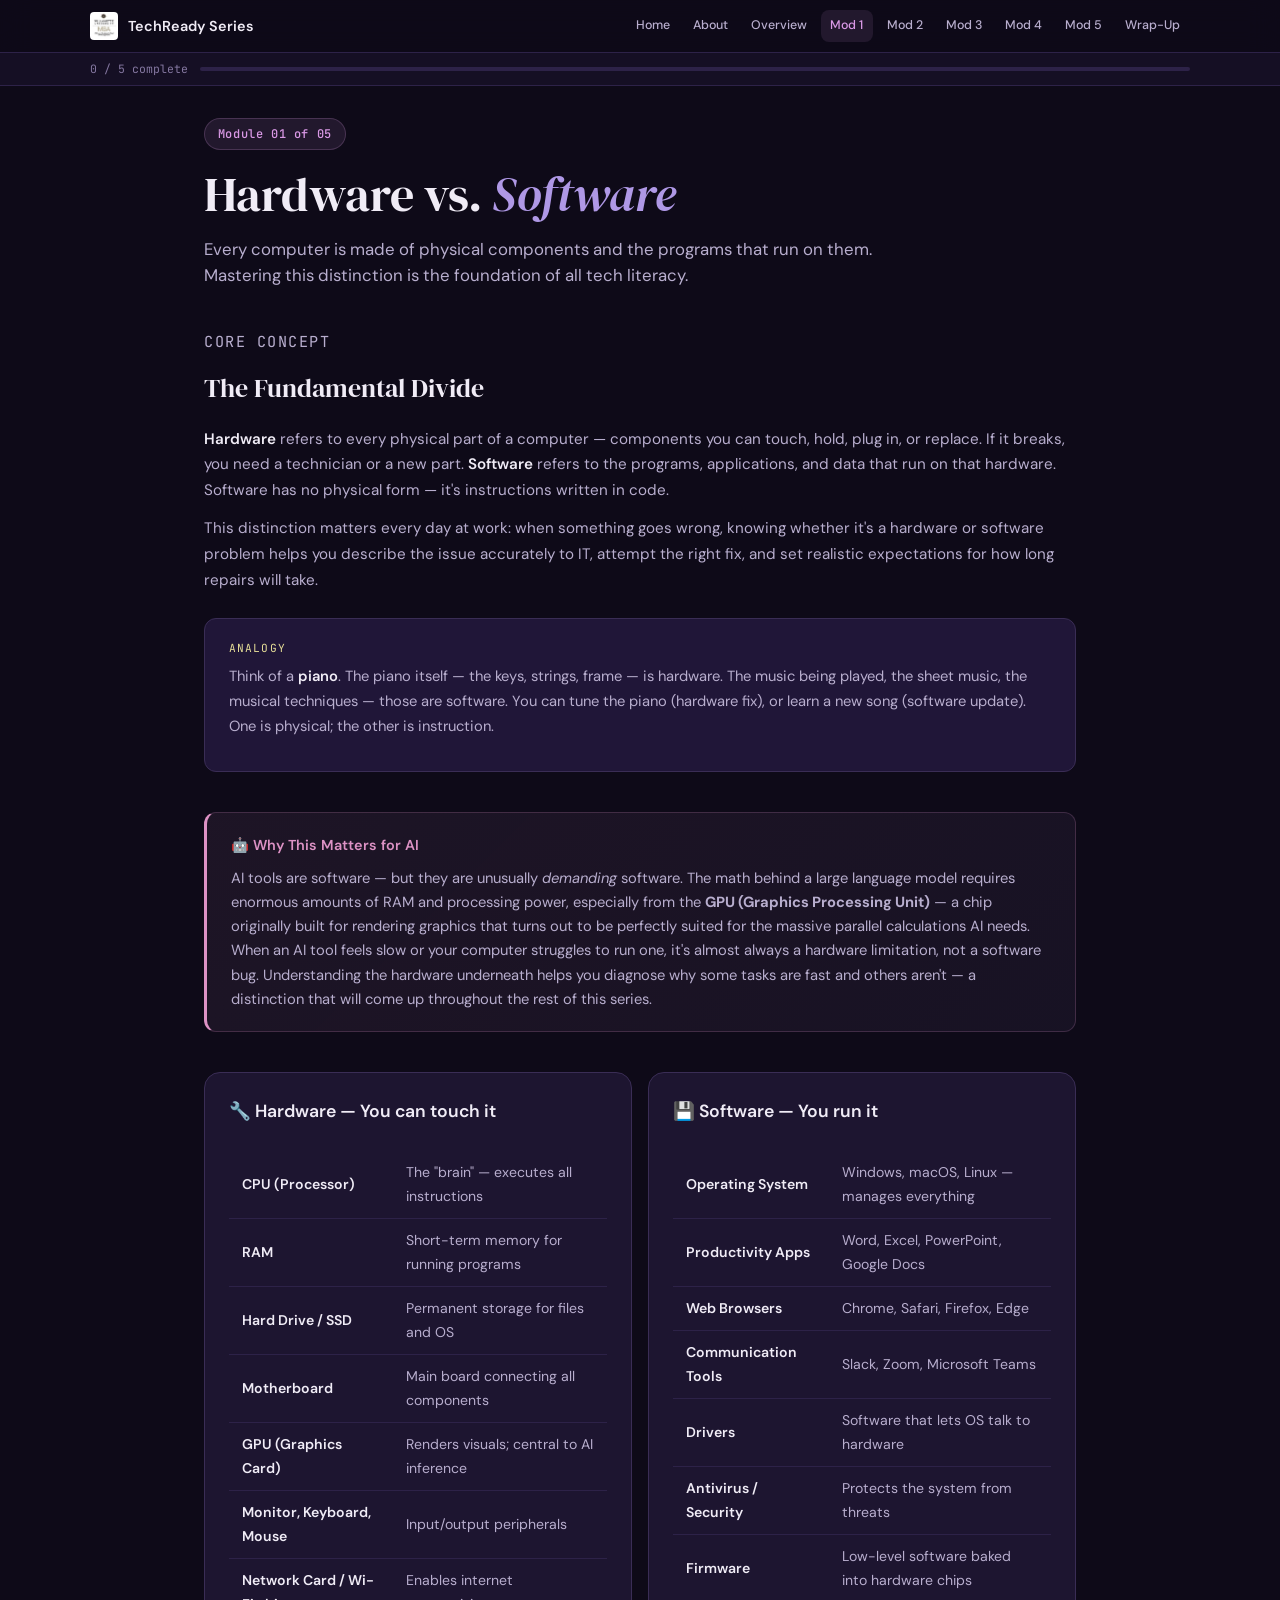
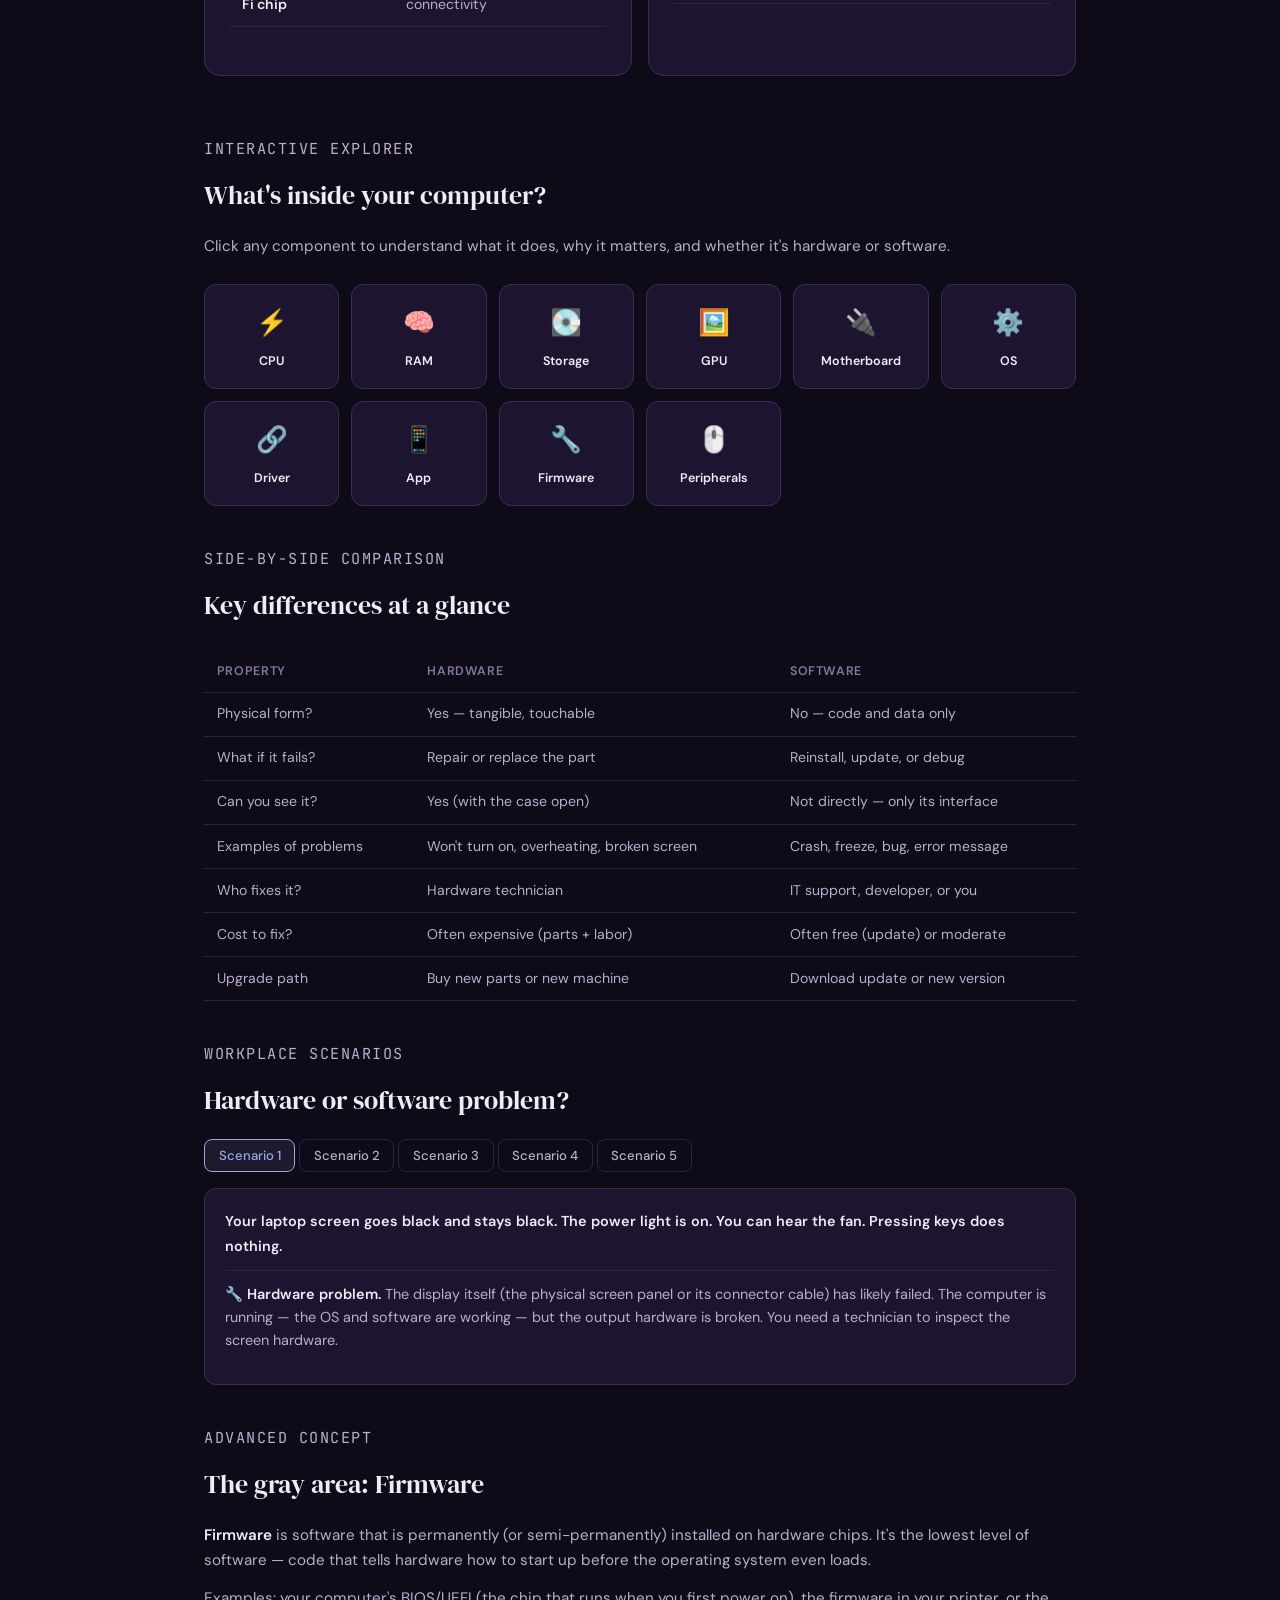
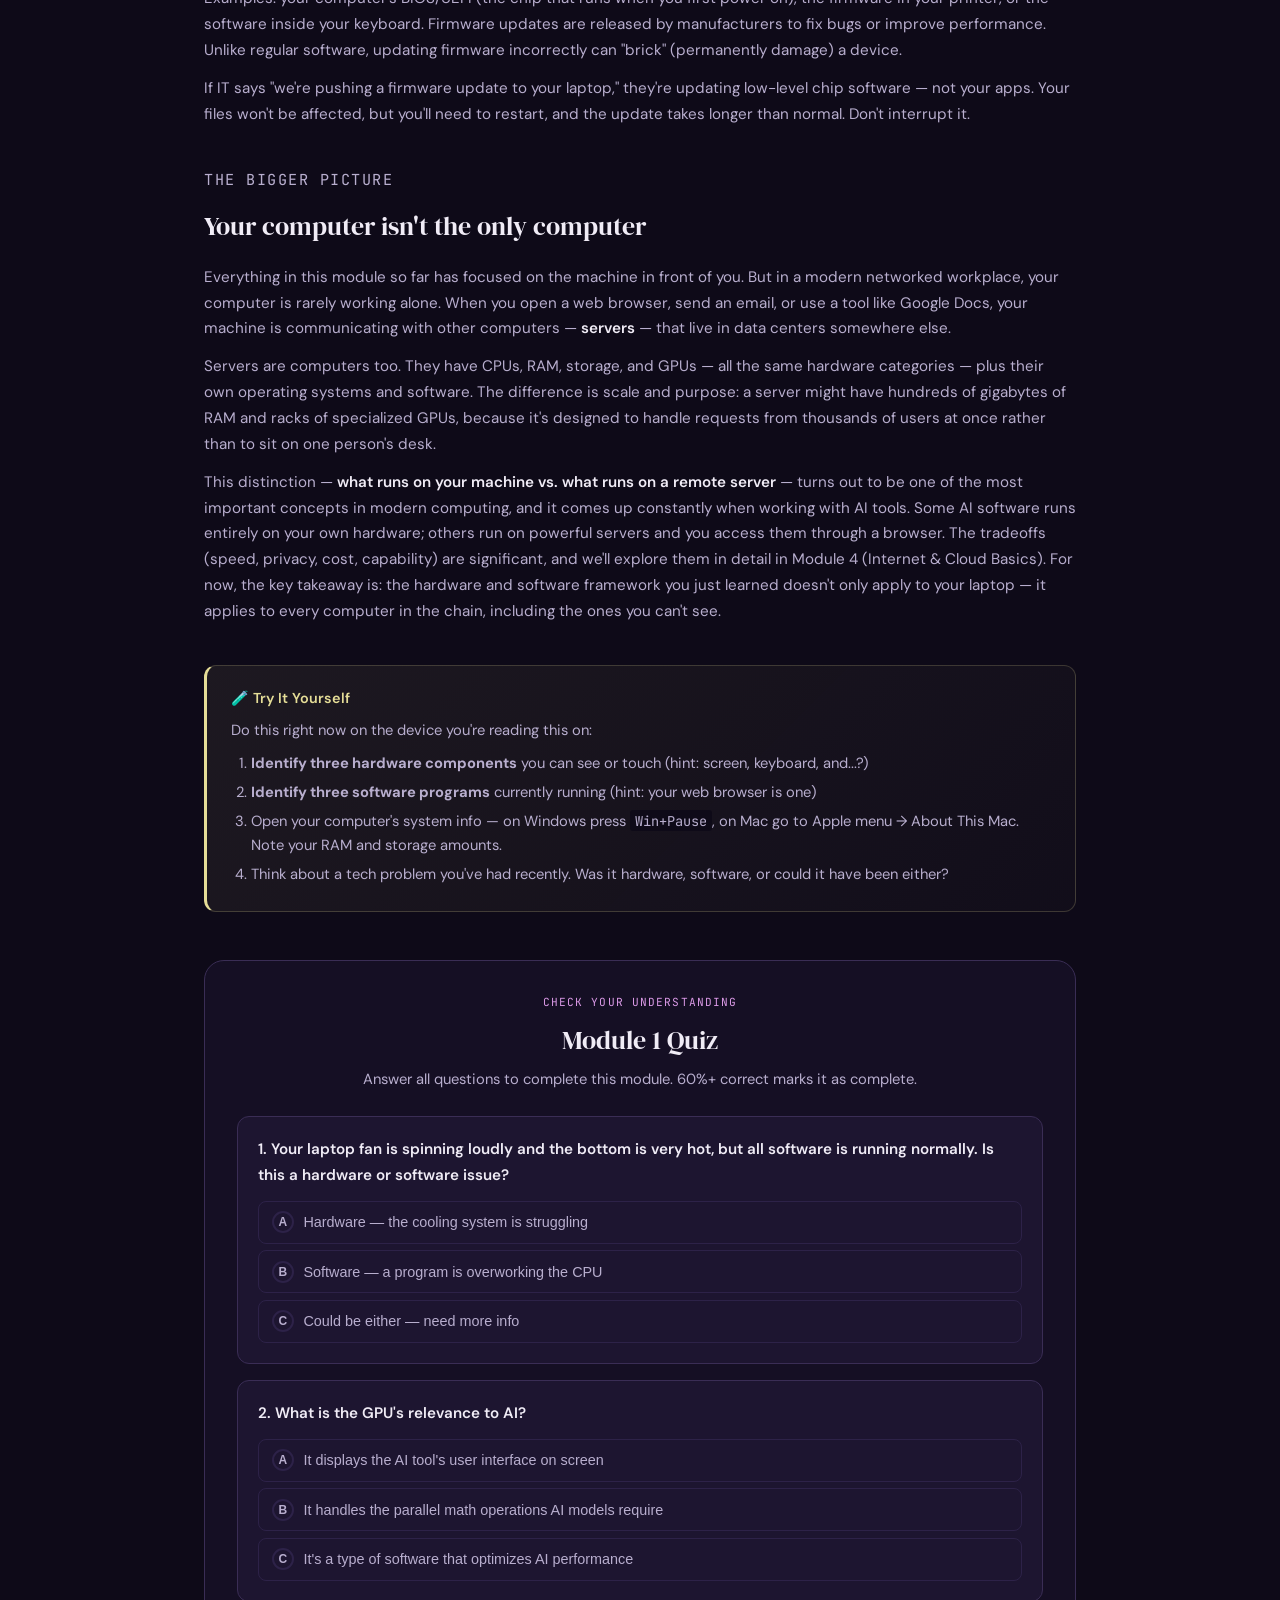
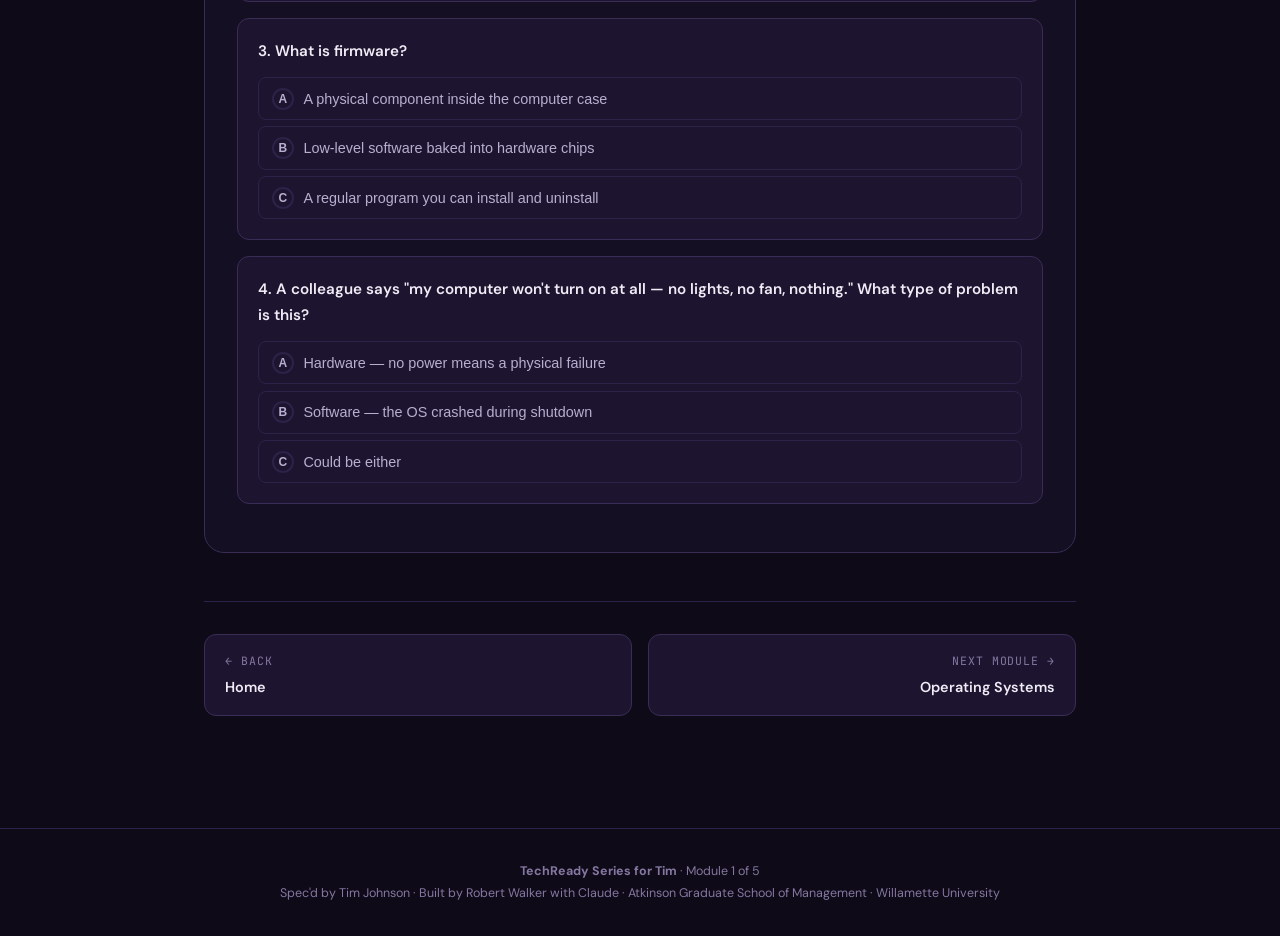
<file: module1-hardware-software.html>
<!DOCTYPE html>
<html lang="en">
<head>
  <meta charset="UTF-8">
    <meta name="theme-color" content="#0e0a18">
  <meta name="viewport" content="width=device-width, initial-scale=1.0">
  <title>Module 1 — Hardware vs. Software | TechReady</title>
  <link rel="icon" type="image/svg+xml" href="data:image/svg+xml,<svg xmlns=%22http://www.w3.org/2000/svg%22 viewBox=%220 0 100 100%22><text y=%22.9em%22 font-size=%2290%22>🖥️</text></svg>">
  <link rel="stylesheet" href="style.css">
</head>
<body>

<nav class="top-nav" aria-label="Main navigation">
  <div class="top-nav-inner">
    <a href="index.html" class="nav-brand">
      <img src="./AGSMlogo.jpeg" alt="AGSM Logo">
      <span>TechReady Series</span>
    </a>
    <div class="nav-links">
      <a href="index.html">Home</a>
      <a href="about.html">About</a>
      <a href="overview.html">Overview</a>
      <a href="module1-hardware-software.html" class="active">Mod 1</a>
      <a href="module2-operating-systems.html">Mod 2</a>
      <a href="module3-files-folders.html">Mod 3</a>
      <a href="module4-internet-cloud.html">Mod 4</a>
      <a href="module5-cybersecurity.html">Mod 5</a>
      <a href="conclusion.html">Wrap-Up</a>
    <button class="hamburger" onclick="document.querySelector('.nav-links').classList.toggle('open')" aria-label="Toggle navigation">
      <span></span><span></span><span></span>
    </button>
    </div>
  </div>
</nav>

<div class="progress-strip">
  <div class="progress-strip-inner">
    <span class="progress-text">0 / 5 complete</span>
    <div class="progress-bar-bg"><div class="progress-bar-fill" style="width:0%"></div></div>
  </div>
</div>

<div class="page-container">

  <!-- Header -->
  <div class="module-header">
    <div class="module-badge">Module 01 of 05</div>
    <h1>Hardware vs. <em>Software</em></h1>
    <p class="subtitle">Every computer is made of physical components and the programs that run on them. Mastering this distinction is the foundation of all tech literacy.</p>
  </div>

  <!-- Core Concept -->
  <div class="content-section">
    <p class="section-label">Core Concept</p>
    <h2>The Fundamental Divide</h2>
    <p><strong>Hardware</strong> refers to every physical part of a computer — components you can touch, hold, plug in, or replace. If it breaks, you need a technician or a new part. <strong>Software</strong> refers to the programs, applications, and data that run on that hardware. Software has no physical form — it's instructions written in code.</p>
    <p>This distinction matters every day at work: when something goes wrong, knowing whether it's a hardware or software problem helps you describe the issue accurately to IT, attempt the right fix, and set realistic expectations for how long repairs will take.</p>

    <div class="analogy-box">
      <div class="analogy-label">Analogy</div>
      <p>Think of a <strong>piano</strong>. The piano itself — the keys, strings, frame — is hardware. The music being played, the sheet music, the musical techniques — those are software. You can tune the piano (hardware fix), or learn a new song (software update). One is physical; the other is instruction.</p>
    </div>
  </div>

  <!-- AI Callout -->
  <div class="ai-callout">
    <div class="ai-callout-title">🤖 Why This Matters for AI</div>
    <p>AI tools are software — but they are unusually <em>demanding</em> software. The math behind a large language model requires enormous amounts of RAM and processing power, especially from the <strong>GPU (Graphics Processing Unit)</strong> — a chip originally built for rendering graphics that turns out to be perfectly suited for the massive parallel calculations AI needs. When an AI tool feels slow or your computer struggles to run one, it's almost always a hardware limitation, not a software bug. Understanding the hardware underneath helps you diagnose why some tasks are fast and others aren't — a distinction that will come up throughout the rest of this series.</p>
  </div>

  <!-- Hardware vs Software Lists -->
  <div class="content-section">
    <div class="two-col">
      <div class="card">
        <h3>🔧 Hardware — You can touch it</h3>
        <table class="comp-table">
          <tr><td><strong>CPU (Processor)</strong></td><td>The "brain" — executes all instructions</td></tr>
          <tr><td><strong>RAM</strong></td><td>Short-term memory for running programs</td></tr>
          <tr><td><strong>Hard Drive / SSD</strong></td><td>Permanent storage for files and OS</td></tr>
          <tr><td><strong>Motherboard</strong></td><td>Main board connecting all components</td></tr>
          <tr><td><strong>GPU (Graphics Card)</strong></td><td>Renders visuals; central to AI inference</td></tr>
          <tr><td><strong>Monitor, Keyboard, Mouse</strong></td><td>Input/output peripherals</td></tr>
          <tr><td><strong>Network Card / Wi-Fi chip</strong></td><td>Enables internet connectivity</td></tr>
        </table>
      </div>
      <div class="card">
        <h3>💾 Software — You run it</h3>
        <table class="comp-table">
          <tr><td><strong>Operating System</strong></td><td>Windows, macOS, Linux — manages everything</td></tr>
          <tr><td><strong>Productivity Apps</strong></td><td>Word, Excel, PowerPoint, Google Docs</td></tr>
          <tr><td><strong>Web Browsers</strong></td><td>Chrome, Safari, Firefox, Edge</td></tr>
          <tr><td><strong>Communication Tools</strong></td><td>Slack, Zoom, Microsoft Teams</td></tr>
          <tr><td><strong>Drivers</strong></td><td>Software that lets OS talk to hardware</td></tr>
          <tr><td><strong>Antivirus / Security</strong></td><td>Protects the system from threats</td></tr>
          <tr><td><strong>Firmware</strong></td><td>Low-level software baked into hardware chips</td></tr>
        </table>
      </div>
    </div>
  </div>

  <!-- Interactive Explorer -->
  <div class="content-section">
    <p class="section-label">Interactive Explorer</p>
    <h2>What's inside your computer?</h2>
    <p>Click any component to understand what it does, why it matters, and whether it's hardware or software.</p>
    <div class="icon-grid" data-explorer>
      <div class="icon-item" data-detail="<strong>CPU (Central Processing Unit)</strong> — <em>Hardware.</em> The processor executes every instruction your computer carries out. Speed is measured in GHz. Modern CPUs have multiple cores for multitasking. When IT says your machine is 'too slow for that software,' the CPU is often the bottleneck.">
        <div class="icon-emoji">⚡</div>
        <div class="icon-label">CPU</div>
      </div>
      <div class="icon-item" data-detail="<strong>RAM (Random Access Memory)</strong> — <em>Hardware.</em> Temporary, fast memory that holds data for currently running programs. More RAM = more programs running smoothly at once. Typical: 8–32 GB. When your computer slows down with many tabs open, it's often running low on RAM.">
        <div class="icon-emoji">🧠</div>
        <div class="icon-label">RAM</div>
      </div>
      <div class="icon-item" data-detail="<strong>Storage (HDD / SSD)</strong> — <em>Hardware.</em> Where files, the OS, and applications are permanently saved. SSDs are faster than traditional hard drives. When you see 'not enough disk space,' this is what's full. Typical: 256 GB – 2 TB.">
        <div class="icon-emoji">💽</div>
        <div class="icon-label">Storage</div>
      </div>
      <div class="icon-item" data-detail="<strong>GPU (Graphics Processing Unit)</strong> — <em>Hardware.</em> Originally built for rendering graphics, GPUs now power AI model training and inference due to their ability to perform thousands of parallel calculations. NVIDIA GPUs are the standard in AI workloads.">
        <div class="icon-emoji">🖼️</div>
        <div class="icon-label">GPU</div>
      </div>
      <div class="icon-item" data-detail="<strong>Motherboard</strong> — <em>Hardware.</em> The main circuit board connecting CPU, RAM, storage, GPU, and all peripherals. Think of it as the nervous system of your computer. You rarely interact with it directly, but if it fails, everything fails.">
        <div class="icon-emoji">🔌</div>
        <div class="icon-label">Motherboard</div>
      </div>
      <div class="icon-item" data-detail="<strong>Operating System (OS)</strong> — <em>Software.</em> Windows, macOS, or Linux. The master program that manages all hardware and software. Every app runs on top of the OS. Covered in depth in Module 2.">
        <div class="icon-emoji">⚙️</div>
        <div class="icon-label">OS</div>
      </div>
      <div class="icon-item" data-detail="<strong>Drivers</strong> — <em>Software.</em> Small programs that let the OS communicate with specific hardware. Your printer, monitor, and Wi-Fi chip each need a driver. When a device 'isn't recognized,' a missing or outdated driver is often the cause.">
        <div class="icon-emoji">🔗</div>
        <div class="icon-label">Driver</div>
      </div>
      <div class="icon-item" data-detail="<strong>Applications</strong> — <em>Software.</em> Programs you use directly: Word, Chrome, Zoom, Slack. These are the tools you interact with. They run on the OS and use hardware resources (CPU for processing, RAM for multitasking, storage for saving files).">
        <div class="icon-emoji">📱</div>
        <div class="icon-label">App</div>
      </div>
      <div class="icon-item" data-detail="<strong>Firmware</strong> — <em>The gray area.</em> Software permanently installed on hardware chips. Your computer's BIOS/UEFI, printer firmware, keyboard controller code. It boots before the OS loads. Updating it incorrectly can 'brick' a device.">
        <div class="icon-emoji">🔧</div>
        <div class="icon-label">Firmware</div>
      </div>
      <div class="icon-item" data-detail="<strong>Peripherals</strong> — <em>Hardware.</em> External devices: monitor, keyboard, mouse, printer, webcam, USB drives. They connect via USB, HDMI, Bluetooth, or Wi-Fi. Each typically needs a driver (software) to function.">
        <div class="icon-emoji">🖱️</div>
        <div class="icon-label">Peripherals</div>
      </div>
    </div>
    <div class="explorer-detail card" style="display:none; margin-top:0.5rem;"></div>
  </div>

  <!-- Comparison Table -->
  <div class="content-section">
    <p class="section-label">Side-by-Side Comparison</p>
    <h2>Key differences at a glance</h2>
    <table class="comp-table">
      <thead>
        <tr><th>Property</th><th>Hardware</th><th>Software</th></tr>
      </thead>
      <tbody>
        <tr><td>Physical form?</td><td>Yes — tangible, touchable</td><td>No — code and data only</td></tr>
        <tr><td>What if it fails?</td><td>Repair or replace the part</td><td>Reinstall, update, or debug</td></tr>
        <tr><td>Can you see it?</td><td>Yes (with the case open)</td><td>Not directly — only its interface</td></tr>
        <tr><td>Examples of problems</td><td>Won't turn on, overheating, broken screen</td><td>Crash, freeze, bug, error message</td></tr>
        <tr><td>Who fixes it?</td><td>Hardware technician</td><td>IT support, developer, or you</td></tr>
        <tr><td>Cost to fix?</td><td>Often expensive (parts + labor)</td><td>Often free (update) or moderate</td></tr>
        <tr><td>Upgrade path</td><td>Buy new parts or new machine</td><td>Download update or new version</td></tr>
      </tbody>
    </table>
  </div>

  <!-- Workplace Scenarios -->
  <div class="content-section">
    <p class="section-label">Workplace Scenarios</p>
    <h2>Hardware or software problem?</h2>

    <div data-tabs>
      <div class="tabs">
        <button class="tab-btn active" data-target="s1" aria-label="Scenario 1">Scenario 1</button>
        <button class="tab-btn" data-target="s2" aria-label="Scenario 2">Scenario 2</button>
        <button class="tab-btn" data-target="s3" aria-label="Scenario 3">Scenario 3</button>
        <button class="tab-btn" data-target="s4" aria-label="Scenario 4">Scenario 4</button>
        <button class="tab-btn" data-target="s5" aria-label="Scenario 5">Scenario 5</button>
      </div>
      <div id="s1" class="tab-panel active">
        <div class="scenario-card">
          <div class="scenario-header">Your laptop screen goes black and stays black. The power light is on. You can hear the fan. Pressing keys does nothing.</div>
          <div class="answer"><p><strong>🔧 Hardware problem.</strong> The display itself (the physical screen panel or its connector cable) has likely failed. The computer is running — the OS and software are working — but the output hardware is broken. You need a technician to inspect the screen hardware.</p></div>
        </div>
      </div>
      <div id="s2" class="tab-panel">
        <div class="scenario-card">
          <div class="scenario-header">Microsoft Word keeps crashing every time you try to open a specific document. Other documents open fine.</div>
          <div class="answer"><p><strong>💾 Software problem.</strong> The application (Word) or the specific file is corrupted — both are software issues. Try repairing the Word installation, or the file itself may be damaged. No hardware involved.</p></div>
        </div>
      </div>
      <div id="s3" class="tab-panel">
        <div class="scenario-card">
          <div class="scenario-header">Your computer is running very slowly. It takes 3 minutes to boot up and apps take forever to open.</div>
          <div class="answer"><p><strong>Could be either.</strong> Software causes: too many startup programs, OS needs updates, or malware. Hardware causes: failing hard drive, insufficient RAM, or overheating CPU. Start with software diagnostics before assuming hardware.</p></div>
        </div>
      </div>
      <div id="s4" class="tab-panel">
        <div class="scenario-card">
          <div class="scenario-header">You plug in a USB mouse and nothing happens. The computer doesn't recognize it at all.</div>
          <div class="answer"><p><strong>Could be either.</strong> First test: try the mouse on another computer. If it works there → hardware problem with your USB port. If it doesn't work anywhere → the mouse hardware is broken. If it worked yesterday → possibly a driver issue (software). Always isolate the variable.</p></div>
        </div>
      </div>
      <div id="s5" class="tab-panel">
        <div class="scenario-card">
          <div class="scenario-header">You get an error: "Not enough disk space to save the file." You have a 1TB hard drive.</div>
          <div class="answer"><p><strong>Software/data problem.</strong> The physical hard drive exists and works (hardware is fine), but the storage space is full — too many files. Delete unneeded files, empty the Recycle Bin, or move files to cloud storage. No hardware repair needed.</p></div>
        </div>
      </div>
    </div>
  </div>

  <!-- Firmware -->
  <div class="content-section">
    <p class="section-label">Advanced Concept</p>
    <h2>The gray area: Firmware</h2>
    <p><strong>Firmware</strong> is software that is permanently (or semi-permanently) installed on hardware chips. It's the lowest level of software — code that tells hardware how to start up before the operating system even loads.</p>
    <p>Examples: your computer's BIOS/UEFI (the chip that runs when you first power on), the firmware in your printer, or the software inside your keyboard. Firmware updates are released by manufacturers to fix bugs or improve performance. Unlike regular software, updating firmware incorrectly can "brick" (permanently damage) a device.</p>
    <p>If IT says "we're pushing a firmware update to your laptop," they're updating low-level chip software — not your apps. Your files won't be affected, but you'll need to restart, and the update takes longer than normal. Don't interrupt it.</p>
  </div>

  <!-- Your Computer and the Network -->
  <div class="content-section">
    <p class="section-label">The Bigger Picture</p>
    <h2>Your computer isn't the only computer</h2>
    <p>
      Everything in this module so far has focused on the machine in front of you. But in a modern
      networked workplace, your computer is rarely working alone. When you open a web browser,
      send an email, or use a tool like Google Docs, your machine is communicating with other
      computers — <strong>servers</strong> — that live in data centers somewhere else.
    </p>
    <p>
      Servers are computers too. They have CPUs, RAM, storage, and GPUs — all the same hardware
      categories — plus their own operating systems and software. The difference is scale and
      purpose: a server might have hundreds of gigabytes of RAM and racks of specialized GPUs,
      because it's designed to handle requests from thousands of users at once rather than to
      sit on one person's desk.
    </p>
    <p>
      This distinction — <strong>what runs on your machine vs. what runs on a remote server</strong> —
      turns out to be one of the most important concepts in modern computing, and it comes up
      constantly when working with AI tools. Some AI software runs entirely on your own hardware;
      others run on powerful servers and you access them through a browser. The tradeoffs
      (speed, privacy, cost, capability) are significant, and we'll explore them in detail in
      Module 4 (Internet & Cloud Basics). For now, the key takeaway is: the hardware and software
      framework you just learned doesn't only apply to your laptop — it applies to every computer
      in the chain, including the ones you can't see.
    </p>
  </div>

  <!-- Try It Yourself -->
  <div class="try-it">
    <div class="try-it-title">🧪 Try It Yourself</div>
    <p>Do this right now on the device you're reading this on:</p>
    <ol>
      <li><strong>Identify three hardware components</strong> you can see or touch (hint: screen, keyboard, and...?)</li>
      <li><strong>Identify three software programs</strong> currently running (hint: your web browser is one)</li>
      <li>Open your computer's system info — on Windows press <code style="background:var(--bg-primary);padding:0.1rem 0.3rem;border-radius:3px;font-family:var(--font-mono);font-size:0.85rem;">Win+Pause</code>, on Mac go to Apple menu → About This Mac. Note your RAM and storage amounts.</li>
      <li>Think about a tech problem you've had recently. Was it hardware, software, or could it have been either?</li>
    </ol>
  </div>

  <!-- Quiz -->
  <div class="quiz-section" data-module="1">
    <p class="section-label" style="text-align:center;">Check Your Understanding</p>
    <h2>Module 1 Quiz</h2>
    <p class="quiz-intro">Answer all questions to complete this module. 60%+ correct marks it as complete.</p>

    <div class="quiz-question">
      <p class="q-text">1. Your laptop fan is spinning loudly and the bottom is very hot, but all software is running normally. Is this a hardware or software issue?</p>
      <div class="quiz-options">
        <button class="quiz-option" data-correct="true" data-explanation="Correct! Overheating and loud fans are physical symptoms — the cooling system (hardware) is struggling. Software is running fine, so the issue is mechanical."><span class="marker">A</span> Hardware — the cooling system is struggling</button>
        <button class="quiz-option" data-correct="false" data-explanation="Not quite. Since the issue is physical (heat, fan noise) and software is running fine, this is a hardware problem with the cooling system."><span class="marker">B</span> Software — a program is overworking the CPU</button>
        <button class="quiz-option" data-correct="false" data-explanation="While a runaway program could cause heat, the question says 'all software is running normally.' The cooling hardware itself is the issue."><span class="marker">C</span> Could be either — need more info</button>
      </div>
      <div class="quiz-feedback"></div>
    </div>

    <div class="quiz-question">
      <p class="q-text">2. What is the GPU's relevance to AI?</p>
      <div class="quiz-options">
        <button class="quiz-option" data-correct="false" data-explanation="GPUs do render graphics, but their AI relevance is about parallel computation — they can run thousands of math operations simultaneously, which is exactly what AI models need."><span class="marker">A</span> It displays the AI tool's user interface on screen</button>
        <button class="quiz-option" data-correct="true" data-explanation="Correct! GPUs perform thousands of parallel calculations simultaneously, making them ideal for the massive math operations that AI model training and inference require."><span class="marker">B</span> It handles the parallel math operations AI models require</button>
        <button class="quiz-option" data-correct="false" data-explanation="GPUs are hardware, not software. They're physical chips (often by NVIDIA) that specialize in parallel computation."><span class="marker">C</span> It's a type of software that optimizes AI performance</button>
      </div>
      <div class="quiz-feedback"></div>
    </div>

    <div class="quiz-question">
      <p class="q-text">3. What is firmware?</p>
      <div class="quiz-options">
        <button class="quiz-option" data-correct="false" data-explanation="Firmware isn't a physical component — it's software. But it's a special kind permanently installed on hardware chips."><span class="marker">A</span> A physical component inside the computer case</button>
        <button class="quiz-option" data-correct="true" data-explanation="Correct! Firmware is low-level software permanently installed on hardware chips. It tells hardware how to start up before the OS even loads — like the BIOS/UEFI in your computer."><span class="marker">B</span> Low-level software baked into hardware chips</button>
        <button class="quiz-option" data-correct="false" data-explanation="That describes standard applications. Firmware is much lower-level — it's baked into hardware chips and runs before the OS loads."><span class="marker">C</span> A regular program you can install and uninstall</button>
      </div>
      <div class="quiz-feedback"></div>
    </div>

    <div class="quiz-question">
      <p class="q-text">4. A colleague says "my computer won't turn on at all — no lights, no fan, nothing." What type of problem is this?</p>
      <div class="quiz-options">
        <button class="quiz-option" data-correct="true" data-explanation="Correct! No power at all (no lights, no fan) is definitively hardware — the power supply, motherboard, or power cable has failed. Software can't cause a complete power failure."><span class="marker">A</span> Hardware — no power means a physical failure</button>
        <button class="quiz-option" data-correct="false" data-explanation="If the computer won't power on at all (no lights, no fan), software can't be the cause — the physical power system has failed."><span class="marker">B</span> Software — the OS crashed during shutdown</button>
        <button class="quiz-option" data-correct="false" data-explanation="This one is clear-cut. Zero power (no lights, no fan) is always hardware — power supply, cable, or motherboard."><span class="marker">C</span> Could be either</button>
      </div>
      <div class="quiz-feedback"></div>
    </div>

    <div class="quiz-score">
      <div class="score-num"></div>
      <p class="score-msg"></p>
    </div>
  </div>

  <!-- Module Navigation -->
  <div class="module-nav">
    <a href="index.html" class="prev">
      <div class="nav-dir">← Back</div>
      <div class="nav-title">Home</div>
    </a>
    <a href="module2-operating-systems.html" class="next">
      <div class="nav-dir">Next Module →</div>
      <div class="nav-title">Operating Systems</div>
    </a>
  </div>

</div>

<footer class="site-footer">
  <strong>TechReady Series for Tim</strong> · Module 1 of 5<br>
  Spec'd by Tim Johnson · Built by Robert Walker with Claude · Atkinson Graduate School of Management · Willamette University
</footer>

<script src="app.js"></script>
</body>
</html>
</file>
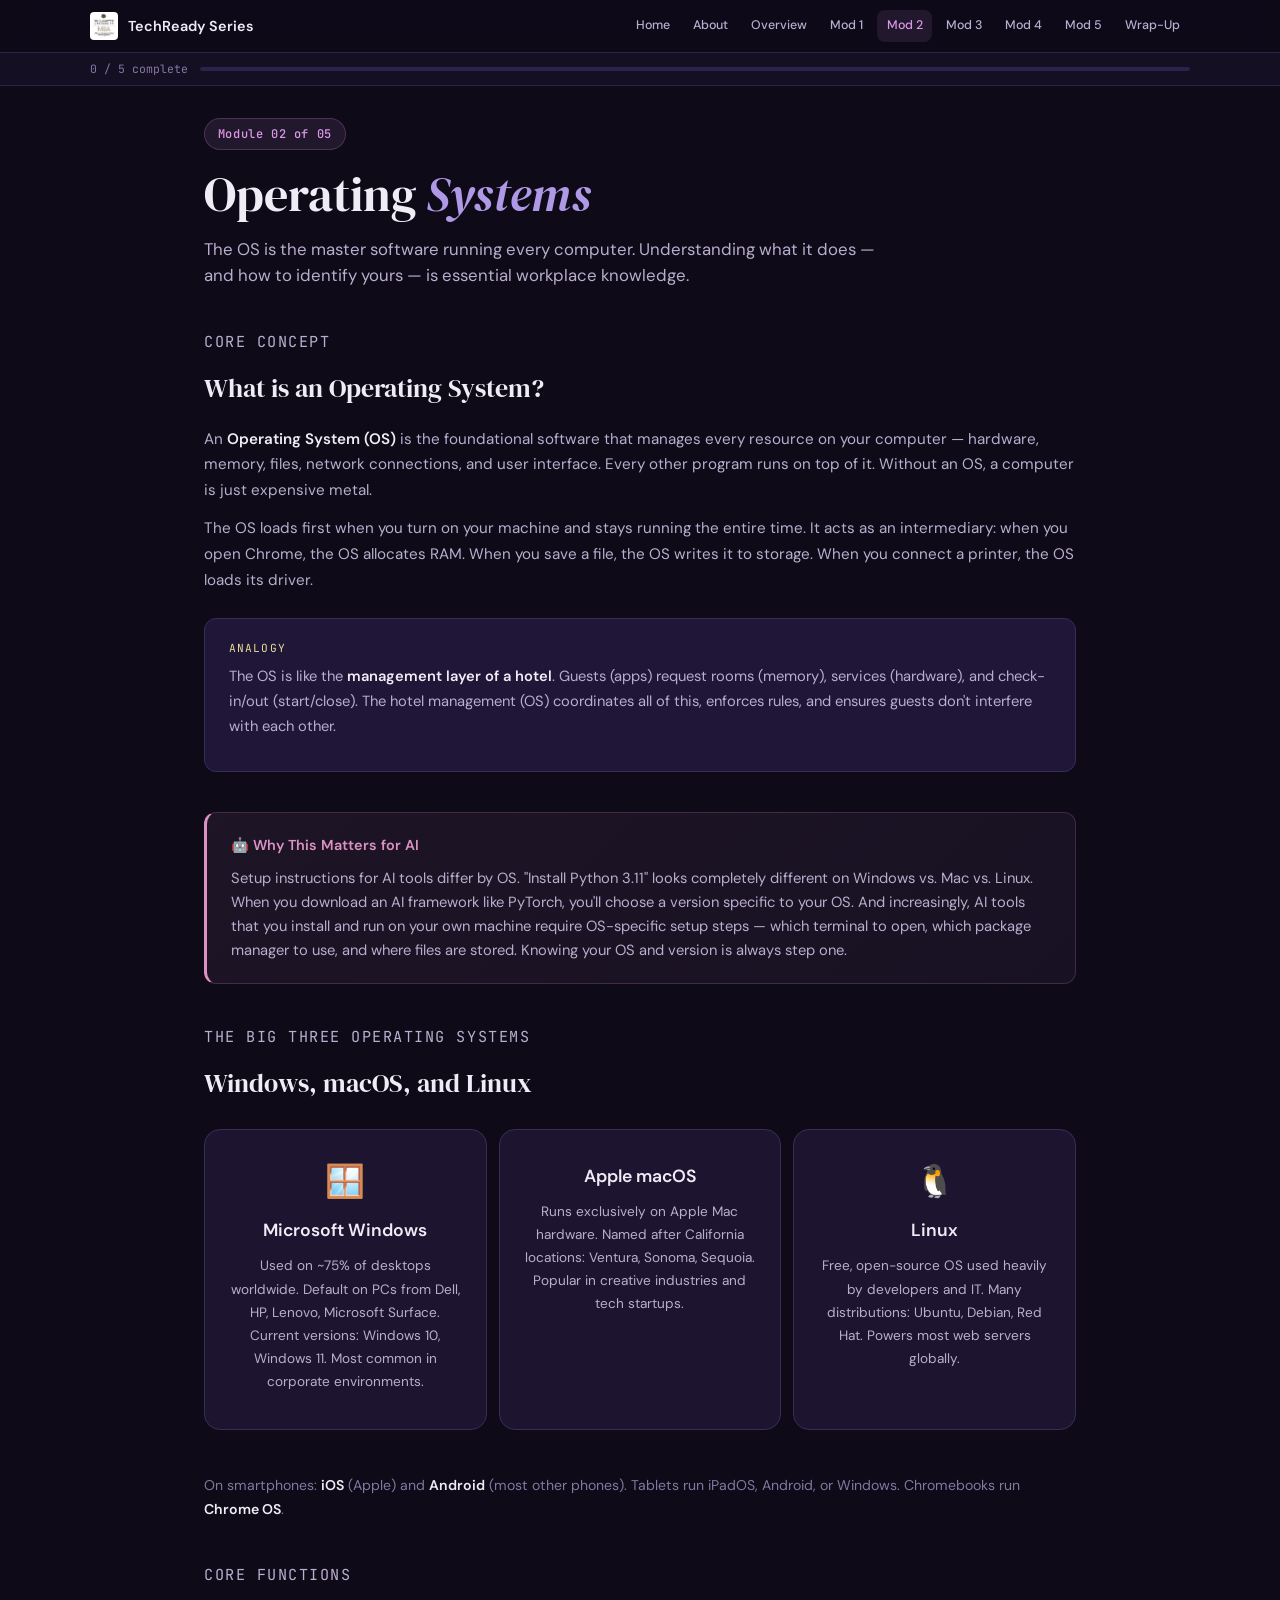
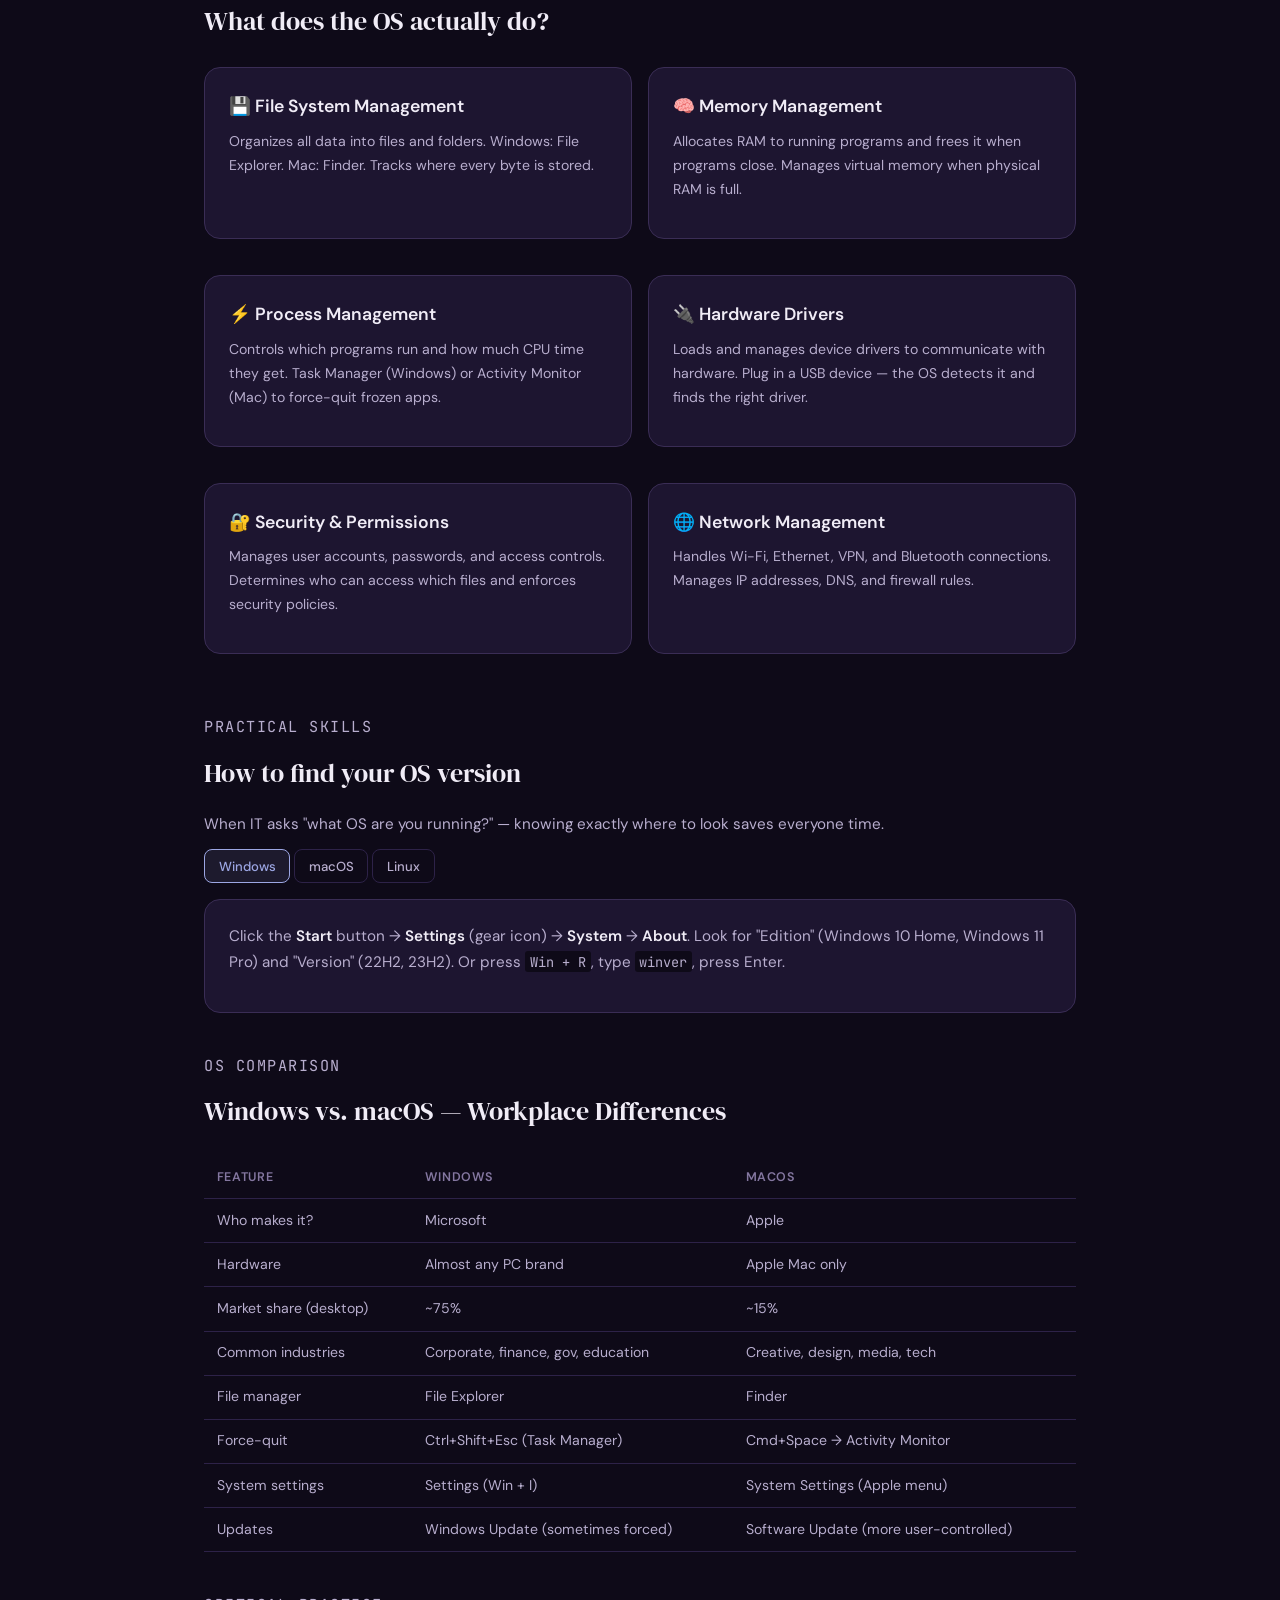
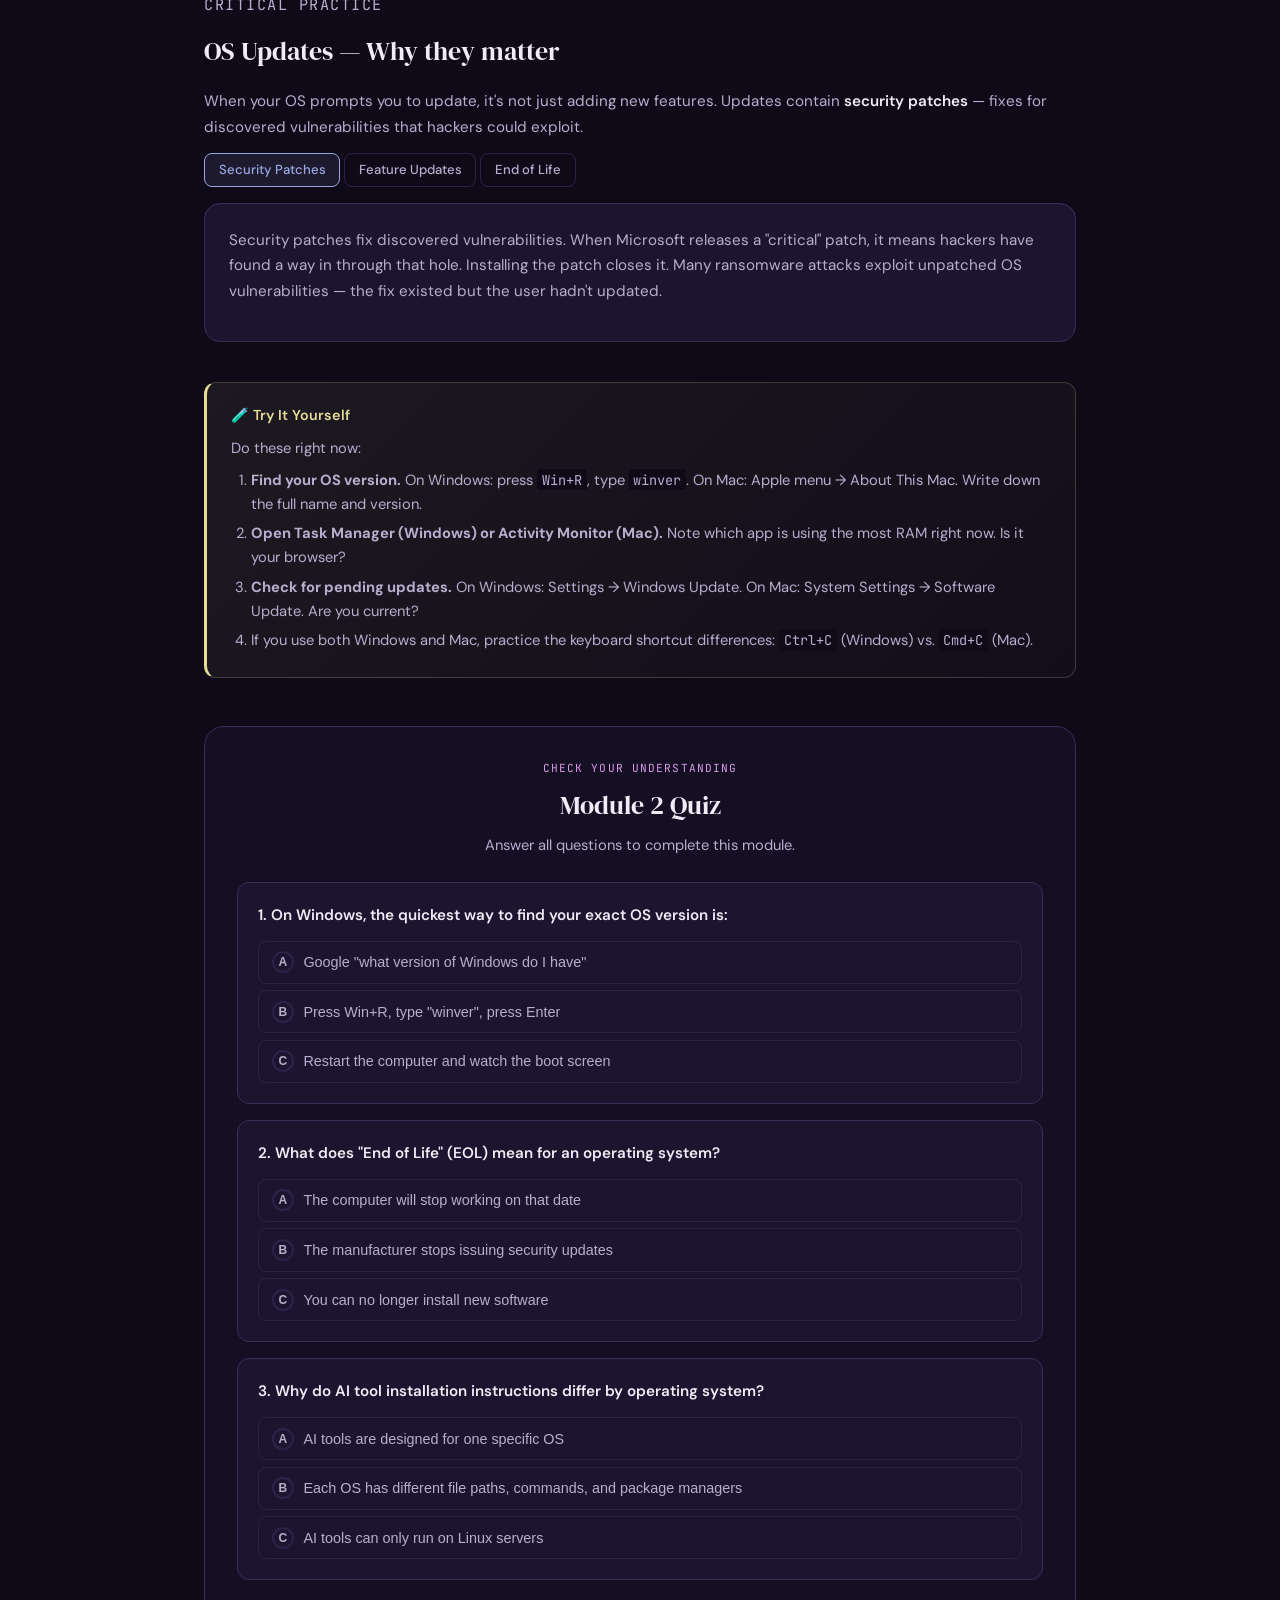
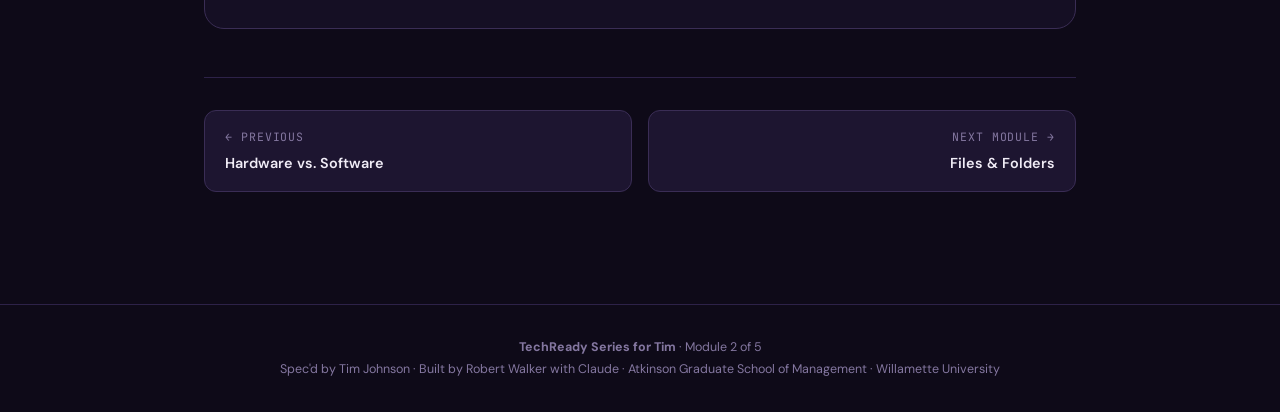
<file: module2-operating-systems.html>
<!DOCTYPE html>
<html lang="en">
<head>
  <meta charset="UTF-8">
    <meta name="theme-color" content="#0e0a18">
  <meta name="viewport" content="width=device-width, initial-scale=1.0">
  <title>Module 2 — Operating Systems | TechReady</title>
  <link rel="icon" type="image/svg+xml" href="data:image/svg+xml,<svg xmlns=%22http://www.w3.org/2000/svg%22 viewBox=%220 0 100 100%22><text y=%22.9em%22 font-size=%2290%22>🖥️</text></svg>">
  <link rel="stylesheet" href="style.css">
</head>
<body>

<nav class="top-nav" aria-label="Main navigation">
  <div class="top-nav-inner">
    <a href="index.html" class="nav-brand"><img src="./AGSMlogo.jpeg" alt="AGSM Logo"><span>TechReady Series</span></a>
    <div class="nav-links">
      <a href="index.html">Home</a>
      <a href="about.html">About</a>
      <a href="overview.html">Overview</a>
      <a href="module1-hardware-software.html">Mod 1</a>
      <a href="module2-operating-systems.html" class="active">Mod 2</a>
      <a href="module3-files-folders.html">Mod 3</a>
      <a href="module4-internet-cloud.html">Mod 4</a>
      <a href="module5-cybersecurity.html">Mod 5</a>
      <a href="conclusion.html">Wrap-Up</a>
    <button class="hamburger" onclick="document.querySelector('.nav-links').classList.toggle('open')" aria-label="Toggle navigation">
      <span></span><span></span><span></span>
    </button>
    </div>
  </div>
</nav>

<div class="progress-strip">
  <div class="progress-strip-inner">
    <span class="progress-text">0 / 5 complete</span>
    <div class="progress-bar-bg"><div class="progress-bar-fill" style="width:0%"></div></div>
  </div>
</div>

<div class="page-container">

  <div class="module-header">
    <div class="module-badge">Module 02 of 05</div>
    <h1>Operating <em>Systems</em></h1>
    <p class="subtitle">The OS is the master software running every computer. Understanding what it does — and how to identify yours — is essential workplace knowledge.</p>
  </div>

  <!-- Core Concept -->
  <div class="content-section">
    <p class="section-label">Core Concept</p>
    <h2>What is an Operating System?</h2>
    <p>An <strong>Operating System (OS)</strong> is the foundational software that manages every resource on your computer — hardware, memory, files, network connections, and user interface. Every other program runs on top of it. Without an OS, a computer is just expensive metal.</p>
    <p>The OS loads first when you turn on your machine and stays running the entire time. It acts as an intermediary: when you open Chrome, the OS allocates RAM. When you save a file, the OS writes it to storage. When you connect a printer, the OS loads its driver.</p>

    <div class="analogy-box">
      <div class="analogy-label">Analogy</div>
      <p>The OS is like the <strong>management layer of a hotel</strong>. Guests (apps) request rooms (memory), services (hardware), and check-in/out (start/close). The hotel management (OS) coordinates all of this, enforces rules, and ensures guests don't interfere with each other.</p>
    </div>
  </div>

  <!-- AI Callout -->
  <div class="ai-callout">
    <div class="ai-callout-title">🤖 Why This Matters for AI</div>
    <p>Setup instructions for AI tools differ by OS. "Install Python 3.11" looks completely different on Windows vs. Mac vs. Linux. When you download an AI framework like PyTorch, you'll choose a version specific to your OS. And increasingly, AI tools that you install and run on your own machine require OS-specific setup steps — which terminal to open, which package manager to use, and where files are stored. Knowing your OS and version is always step one.</p>
  </div>

  <!-- The Big Three -->
  <div class="content-section">
    <p class="section-label">The Big Three Operating Systems</p>
    <h2>Windows, macOS, and Linux</h2>
    <div class="icon-grid" style="grid-template-columns: repeat(3, 1fr);">
      <div class="card" style="text-align:center;">
        <div style="font-size:2rem;margin-bottom:0.5rem;">🪟</div>
        <h3>Microsoft Windows</h3>
        <p style="font-size:0.85rem;color:var(--text-secondary);">Used on ~75% of desktops worldwide. Default on PCs from Dell, HP, Lenovo, Microsoft Surface. Current versions: Windows 10, Windows 11. Most common in corporate environments.</p>
      </div>
      <div class="card" style="text-align:center;">
        <div style="font-size:2rem;margin-bottom:0.5rem;"></div>
        <h3>Apple macOS</h3>
        <p style="font-size:0.85rem;color:var(--text-secondary);">Runs exclusively on Apple Mac hardware. Named after California locations: Ventura, Sonoma, Sequoia. Popular in creative industries and tech startups.</p>
      </div>
      <div class="card" style="text-align:center;">
        <div style="font-size:2rem;margin-bottom:0.5rem;">🐧</div>
        <h3>Linux</h3>
        <p style="font-size:0.85rem;color:var(--text-secondary);">Free, open-source OS used heavily by developers and IT. Many distributions: Ubuntu, Debian, Red Hat. Powers most web servers globally.</p>
      </div>
    </div>
    <p style="color:var(--text-muted);font-size:0.88rem;">On smartphones: <strong>iOS</strong> (Apple) and <strong>Android</strong> (most other phones). Tablets run iPadOS, Android, or Windows. Chromebooks run <strong>Chrome OS</strong>.</p>
  </div>

  <!-- Core Functions -->
  <div class="content-section">
    <p class="section-label">Core Functions</p>
    <h2>What does the OS actually do?</h2>
    <div class="two-col">
      <div class="card"><h3>💾 File System Management</h3><p style="font-size:0.88rem;color:var(--text-secondary);">Organizes all data into files and folders. Windows: File Explorer. Mac: Finder. Tracks where every byte is stored.</p></div>
      <div class="card"><h3>🧠 Memory Management</h3><p style="font-size:0.88rem;color:var(--text-secondary);">Allocates RAM to running programs and frees it when programs close. Manages virtual memory when physical RAM is full.</p></div>
      <div class="card"><h3>⚡ Process Management</h3><p style="font-size:0.88rem;color:var(--text-secondary);">Controls which programs run and how much CPU time they get. Task Manager (Windows) or Activity Monitor (Mac) to force-quit frozen apps.</p></div>
      <div class="card"><h3>🔌 Hardware Drivers</h3><p style="font-size:0.88rem;color:var(--text-secondary);">Loads and manages device drivers to communicate with hardware. Plug in a USB device — the OS detects it and finds the right driver.</p></div>
      <div class="card"><h3>🔐 Security & Permissions</h3><p style="font-size:0.88rem;color:var(--text-secondary);">Manages user accounts, passwords, and access controls. Determines who can access which files and enforces security policies.</p></div>
      <div class="card"><h3>🌐 Network Management</h3><p style="font-size:0.88rem;color:var(--text-secondary);">Handles Wi-Fi, Ethernet, VPN, and Bluetooth connections. Manages IP addresses, DNS, and firewall rules.</p></div>
    </div>
  </div>

  <!-- How to find your OS version -->
  <div class="content-section">
    <p class="section-label">Practical Skills</p>
    <h2>How to find your OS version</h2>
    <p>When IT asks "what OS are you running?" — knowing exactly where to look saves everyone time.</p>

    <div data-tabs>
      <div class="tabs">
        <button class="tab-btn active" data-target="os-win" aria-label="Windows">Windows</button>
        <button class="tab-btn" data-target="os-mac" aria-label="macOS">macOS</button>
        <button class="tab-btn" data-target="os-linux" aria-label="Linux">Linux</button>
      </div>
      <div id="os-win" class="tab-panel active">
        <div class="card"><p>Click the <strong>Start</strong> button → <strong>Settings</strong> (gear icon) → <strong>System</strong> → <strong>About</strong>. Look for "Edition" (Windows 10 Home, Windows 11 Pro) and "Version" (22H2, 23H2). Or press <code style="background:var(--bg-primary);padding:0.1rem 0.3rem;border-radius:3px;font-family:var(--font-mono);font-size:0.85rem;">Win + R</code>, type <code style="background:var(--bg-primary);padding:0.1rem 0.3rem;border-radius:3px;font-family:var(--font-mono);font-size:0.85rem;">winver</code>, press Enter.</p></div>
      </div>
      <div id="os-mac" class="tab-panel">
        <div class="card"><p>Click the <strong>Apple menu</strong> (top-left corner) → <strong>About This Mac</strong>. You'll see the macOS name (e.g., "Sonoma") and version number (e.g., 14.3). This screen also shows your RAM and storage summary.</p></div>
      </div>
      <div id="os-linux" class="tab-panel">
        <div class="card"><p>Open a Terminal and type <code style="background:var(--bg-primary);padding:0.1rem 0.3rem;border-radius:3px;font-family:var(--font-mono);font-size:0.85rem;">lsb_release -a</code> or <code style="background:var(--bg-primary);padding:0.1rem 0.3rem;border-radius:3px;font-family:var(--font-mono);font-size:0.85rem;">uname -r</code>. The first shows your distribution and version; the second shows the kernel version. On Ubuntu with a GUI, go to <strong>Settings → About</strong>.</p></div>
      </div>
    </div>
  </div>

  <!-- Comparison Table -->
  <div class="content-section">
    <p class="section-label">OS Comparison</p>
    <h2>Windows vs. macOS — Workplace Differences</h2>
    <table class="comp-table">
      <thead><tr><th>Feature</th><th>Windows</th><th>macOS</th></tr></thead>
      <tbody>
        <tr><td>Who makes it?</td><td>Microsoft</td><td>Apple</td></tr>
        <tr><td>Hardware</td><td>Almost any PC brand</td><td>Apple Mac only</td></tr>
        <tr><td>Market share (desktop)</td><td>~75%</td><td>~15%</td></tr>
        <tr><td>Common industries</td><td>Corporate, finance, gov, education</td><td>Creative, design, media, tech</td></tr>
        <tr><td>File manager</td><td>File Explorer</td><td>Finder</td></tr>
        <tr><td>Force-quit</td><td>Ctrl+Shift+Esc (Task Manager)</td><td>Cmd+Space → Activity Monitor</td></tr>
        <tr><td>System settings</td><td>Settings (Win + I)</td><td>System Settings (Apple menu)</td></tr>
        <tr><td>Updates</td><td>Windows Update (sometimes forced)</td><td>Software Update (more user-controlled)</td></tr>
      </tbody>
    </table>
  </div>

  <!-- OS Updates -->
  <div class="content-section">
    <p class="section-label">Critical Practice</p>
    <h2>OS Updates — Why they matter</h2>
    <p>When your OS prompts you to update, it's not just adding new features. Updates contain <strong>security patches</strong> — fixes for discovered vulnerabilities that hackers could exploit.</p>

    <div data-tabs>
      <div class="tabs">
        <button class="tab-btn active" data-target="upd1" aria-label="Security Patches">Security Patches</button>
        <button class="tab-btn" data-target="upd2" aria-label="Feature Updates">Feature Updates</button>
        <button class="tab-btn" data-target="upd3" aria-label="End of Life">End of Life</button>
      </div>
      <div id="upd1" class="tab-panel active">
        <div class="card"><p>Security patches fix discovered vulnerabilities. When Microsoft releases a "critical" patch, it means hackers have found a way in through that hole. Installing the patch closes it. Many ransomware attacks exploit unpatched OS vulnerabilities — the fix existed but the user hadn't updated.</p></div>
      </div>
      <div id="upd2" class="tab-panel">
        <div class="card"><p>Feature updates bring new functionality — new apps, redesigned interfaces, new tools. Typically larger (gigabytes) and require restarts. It's normal for these to take 20–60 minutes. Don't interrupt them — closing the laptop mid-update can cause serious problems.</p></div>
      </div>
      <div id="upd3" class="tab-panel">
        <div class="card"><p><strong>End of Life (EOL)</strong> means the manufacturer has stopped issuing updates. Windows 10 reaches EOL in October 2025. Running an EOL OS means no more security patches — every new vulnerability found will remain forever unpatched. IT takes EOL very seriously for compliance.</p></div>
      </div>
    </div>
  </div>

  <!-- Try It Yourself -->
  <div class="try-it">
    <div class="try-it-title">🧪 Try It Yourself</div>
    <p>Do these right now:</p>
    <ol>
      <li><strong>Find your OS version.</strong> On Windows: press <code style="background:var(--bg-primary);padding:0.1rem 0.3rem;border-radius:3px;font-family:var(--font-mono);font-size:0.85rem;">Win+R</code>, type <code style="background:var(--bg-primary);padding:0.1rem 0.3rem;border-radius:3px;font-family:var(--font-mono);font-size:0.85rem;">winver</code>. On Mac: Apple menu → About This Mac. Write down the full name and version.</li>
      <li><strong>Open Task Manager (Windows) or Activity Monitor (Mac).</strong> Note which app is using the most RAM right now. Is it your browser?</li>
      <li><strong>Check for pending updates.</strong> On Windows: Settings → Windows Update. On Mac: System Settings → Software Update. Are you current?</li>
      <li>If you use both Windows and Mac, practice the keyboard shortcut differences: <code style="background:var(--bg-primary);padding:0.1rem 0.3rem;border-radius:3px;font-family:var(--font-mono);font-size:0.85rem;">Ctrl+C</code> (Windows) vs. <code style="background:var(--bg-primary);padding:0.1rem 0.3rem;border-radius:3px;font-family:var(--font-mono);font-size:0.85rem;">Cmd+C</code> (Mac).</li>
    </ol>
  </div>

  <!-- Quiz -->
  <div class="quiz-section" data-module="2">
    <p class="section-label" style="text-align:center;">Check Your Understanding</p>
    <h2>Module 2 Quiz</h2>
    <p class="quiz-intro">Answer all questions to complete this module.</p>

    <div class="quiz-question">
      <p class="q-text">1. On Windows, the quickest way to find your exact OS version is:</p>
      <div class="quiz-options">
        <button class="quiz-option" data-correct="false" data-explanation="Google could tell you how to find your version, but it doesn't directly show it. The quickest method is built into Windows."><span class="marker">A</span> Google "what version of Windows do I have"</button>
        <button class="quiz-option" data-correct="true" data-explanation="Correct! Win+R opens the Run dialog, and typing 'winver' shows your exact Windows edition and version in seconds."><span class="marker">B</span> Press Win+R, type "winver", press Enter</button>
        <button class="quiz-option" data-correct="false" data-explanation="Restarting and watching the boot screen shows manufacturer info but not your OS version details."><span class="marker">C</span> Restart the computer and watch the boot screen</button>
      </div>
      <div class="quiz-feedback"></div>
    </div>

    <div class="quiz-question">
      <p class="q-text">2. What does "End of Life" (EOL) mean for an operating system?</p>
      <div class="quiz-options">
        <button class="quiz-option" data-correct="false" data-explanation="EOL doesn't mean your computer stops working — it means the manufacturer stops supporting it with updates and security patches."><span class="marker">A</span> The computer will stop working on that date</button>
        <button class="quiz-option" data-correct="true" data-explanation="Correct! EOL means no more security patches. New vulnerabilities will remain unpatched forever, making the system a growing security risk."><span class="marker">B</span> The manufacturer stops issuing security updates</button>
        <button class="quiz-option" data-correct="false" data-explanation="You can still use software, but running an unpatched OS exposes you to known vulnerabilities — which is the real problem."><span class="marker">C</span> You can no longer install new software</button>
      </div>
      <div class="quiz-feedback"></div>
    </div>

    <div class="quiz-question">
      <p class="q-text">3. Why do AI tool installation instructions differ by operating system?</p>
      <div class="quiz-options">
        <button class="quiz-option" data-correct="false" data-explanation="While some tool versions differ, the main reason is that each OS uses different file paths, package managers, terminal commands, and installation methods."><span class="marker">A</span> AI tools are designed for one specific OS</button>
        <button class="quiz-option" data-correct="true" data-explanation="Correct! Each OS has different file paths, terminal commands, package managers, and conventions. 'pip install' might need 'pip3' on Mac; paths use backslashes on Windows but forward slashes on Mac/Linux."><span class="marker">B</span> Each OS has different file paths, commands, and package managers</button>
        <button class="quiz-option" data-correct="false" data-explanation="AI tools work on all major operating systems — the difference is in how you install and configure them."><span class="marker">C</span> AI tools can only run on Linux servers</button>
      </div>
      <div class="quiz-feedback"></div>
    </div>

    <div class="quiz-score">
      <div class="score-num"></div>
      <p class="score-msg"></p>
    </div>
  </div>

  <div class="module-nav">
    <a href="module1-hardware-software.html" class="prev">
      <div class="nav-dir">← Previous</div>
      <div class="nav-title">Hardware vs. Software</div>
    </a>
    <a href="module3-files-folders.html" class="next">
      <div class="nav-dir">Next Module →</div>
      <div class="nav-title">Files & Folders</div>
    </a>
  </div>

</div>

<footer class="site-footer">
  <strong>TechReady Series for Tim</strong> · Module 2 of 5<br>
  Spec'd by Tim Johnson · Built by Robert Walker with Claude · Atkinson Graduate School of Management · Willamette University
</footer>

<script src="app.js"></script>
</body>
</html>
</file>
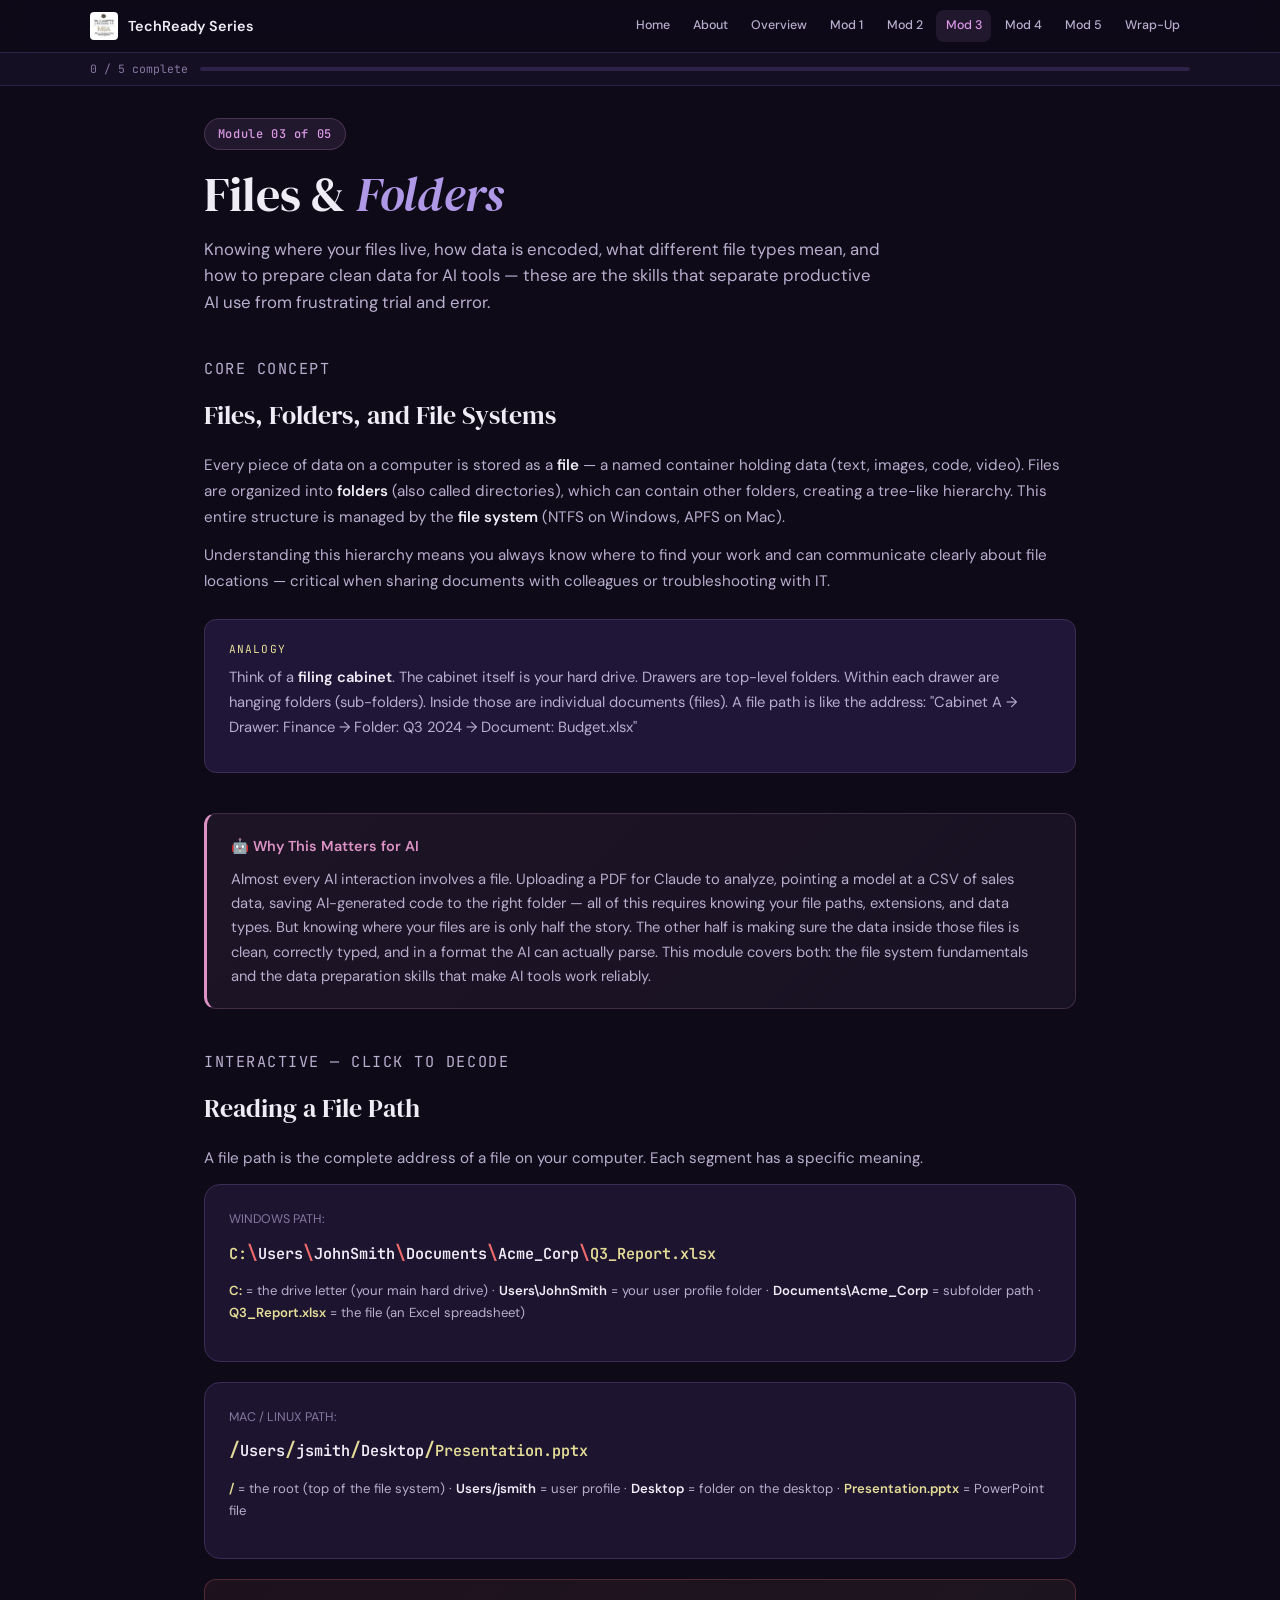
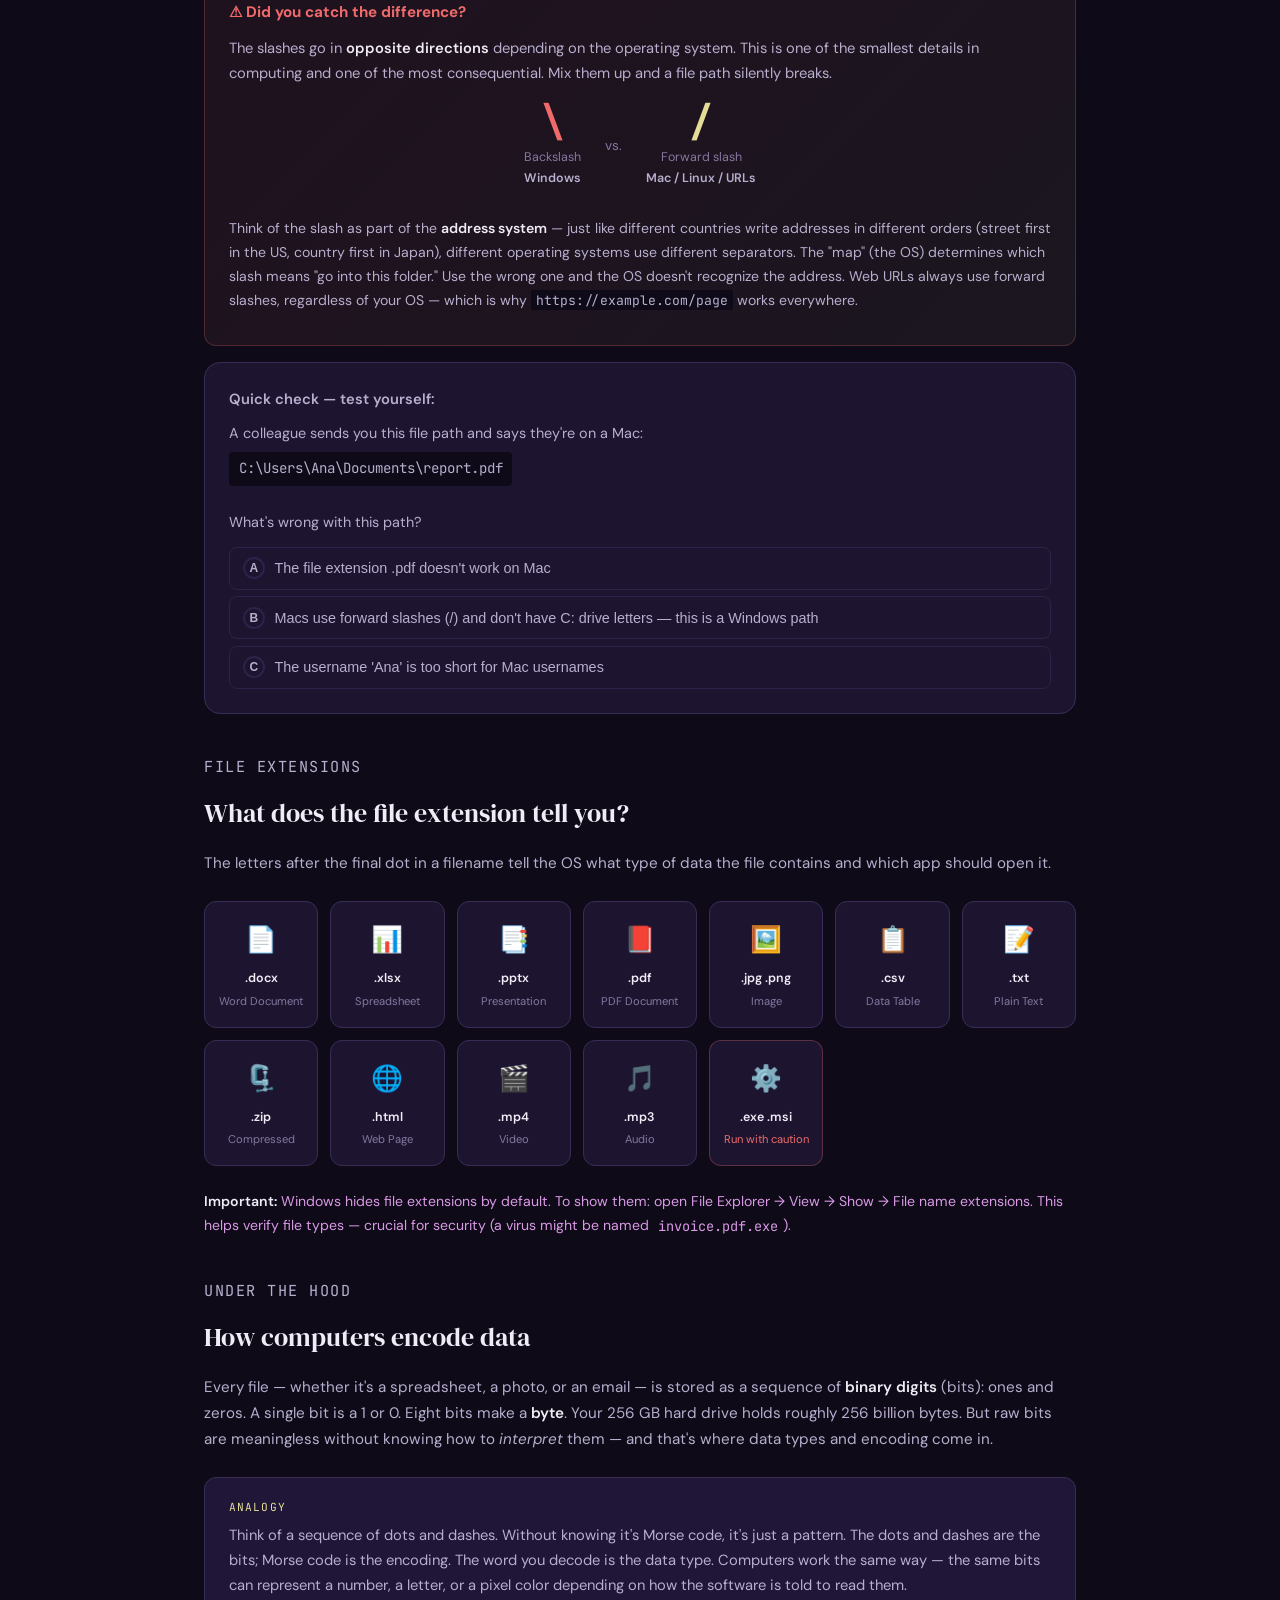
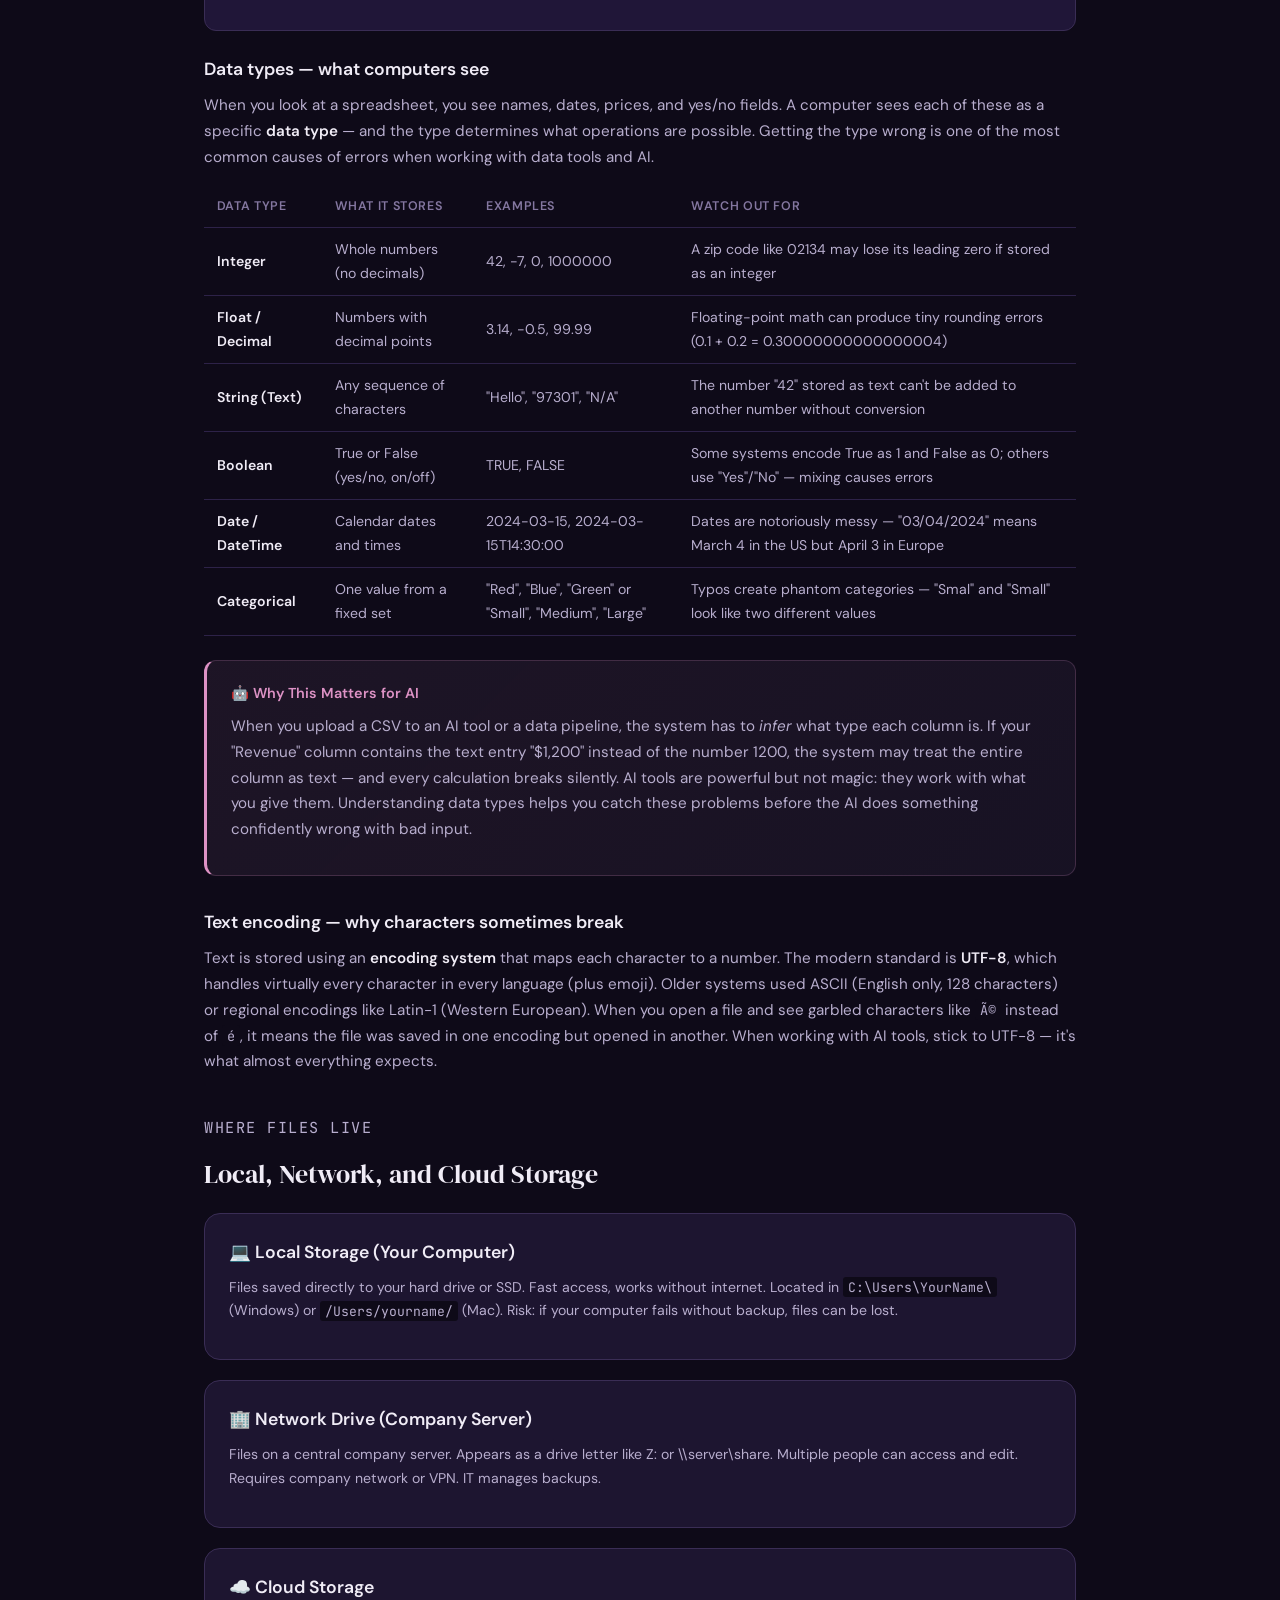
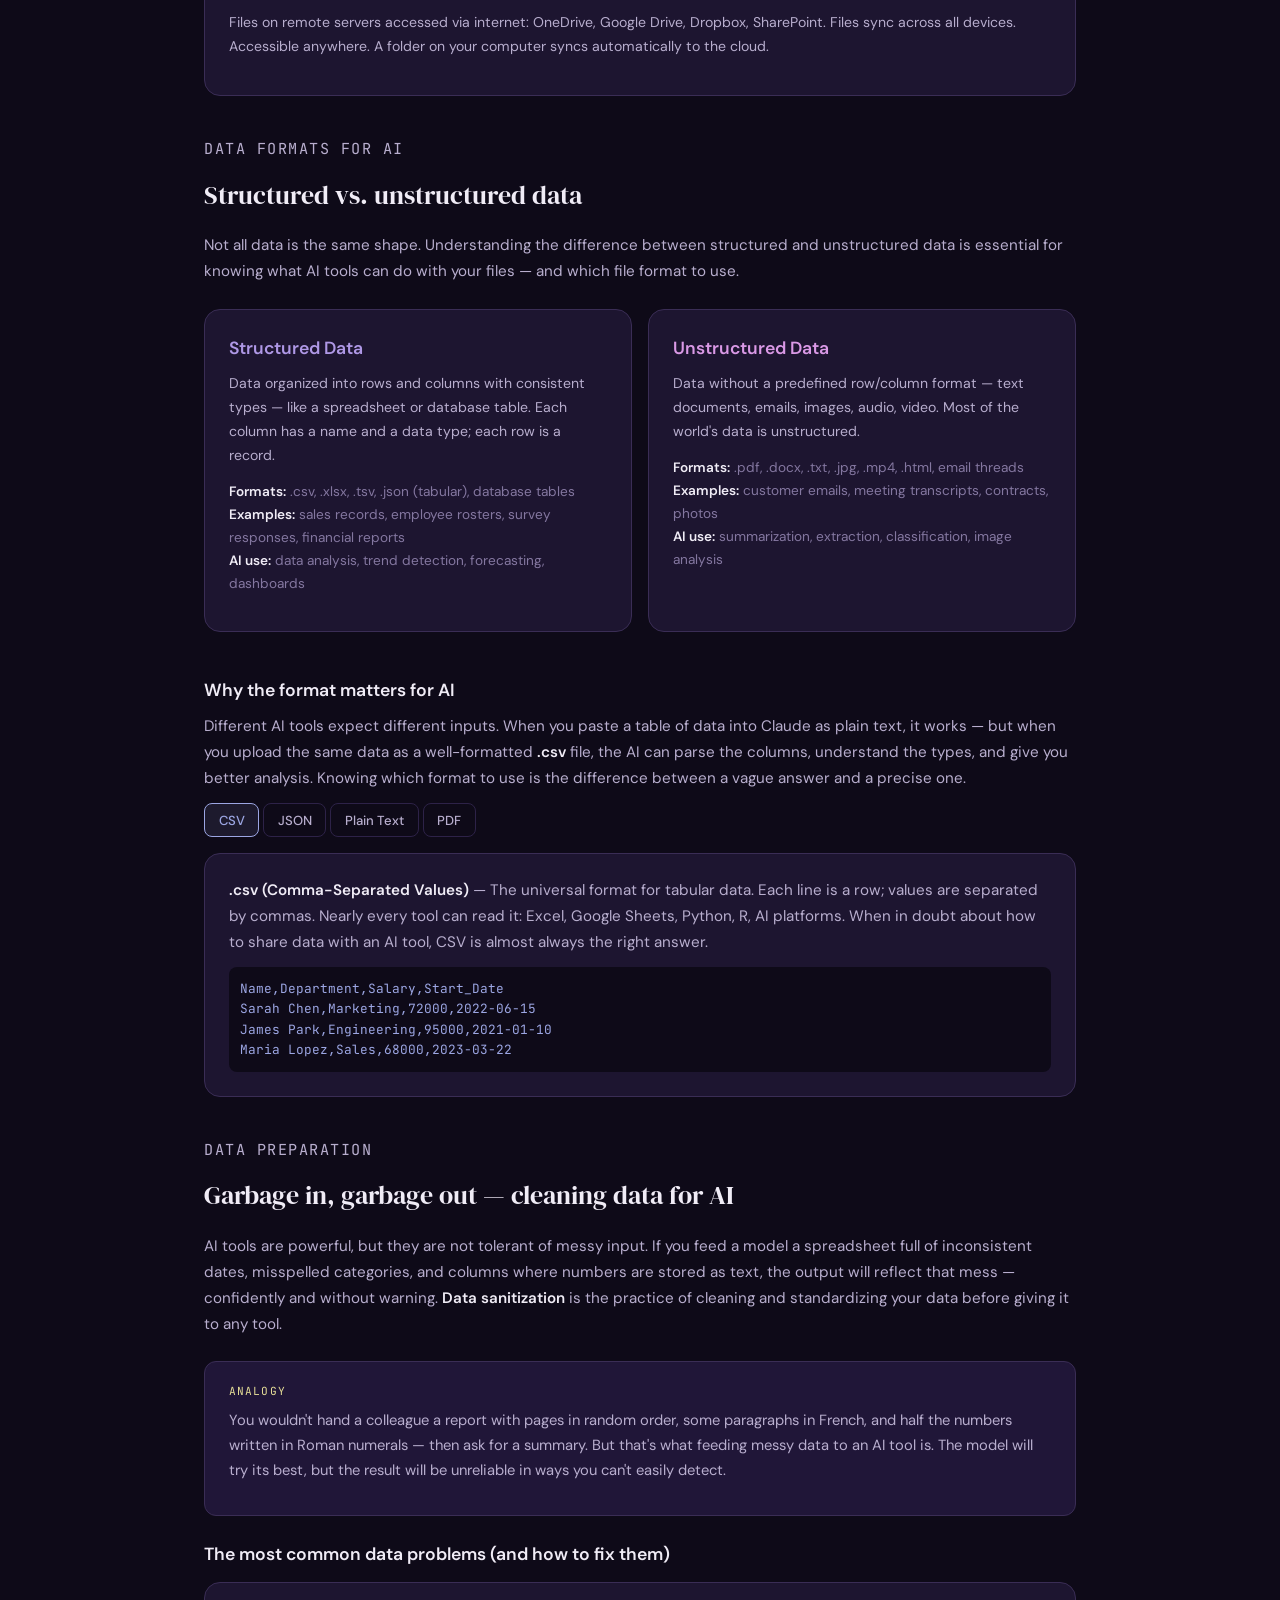
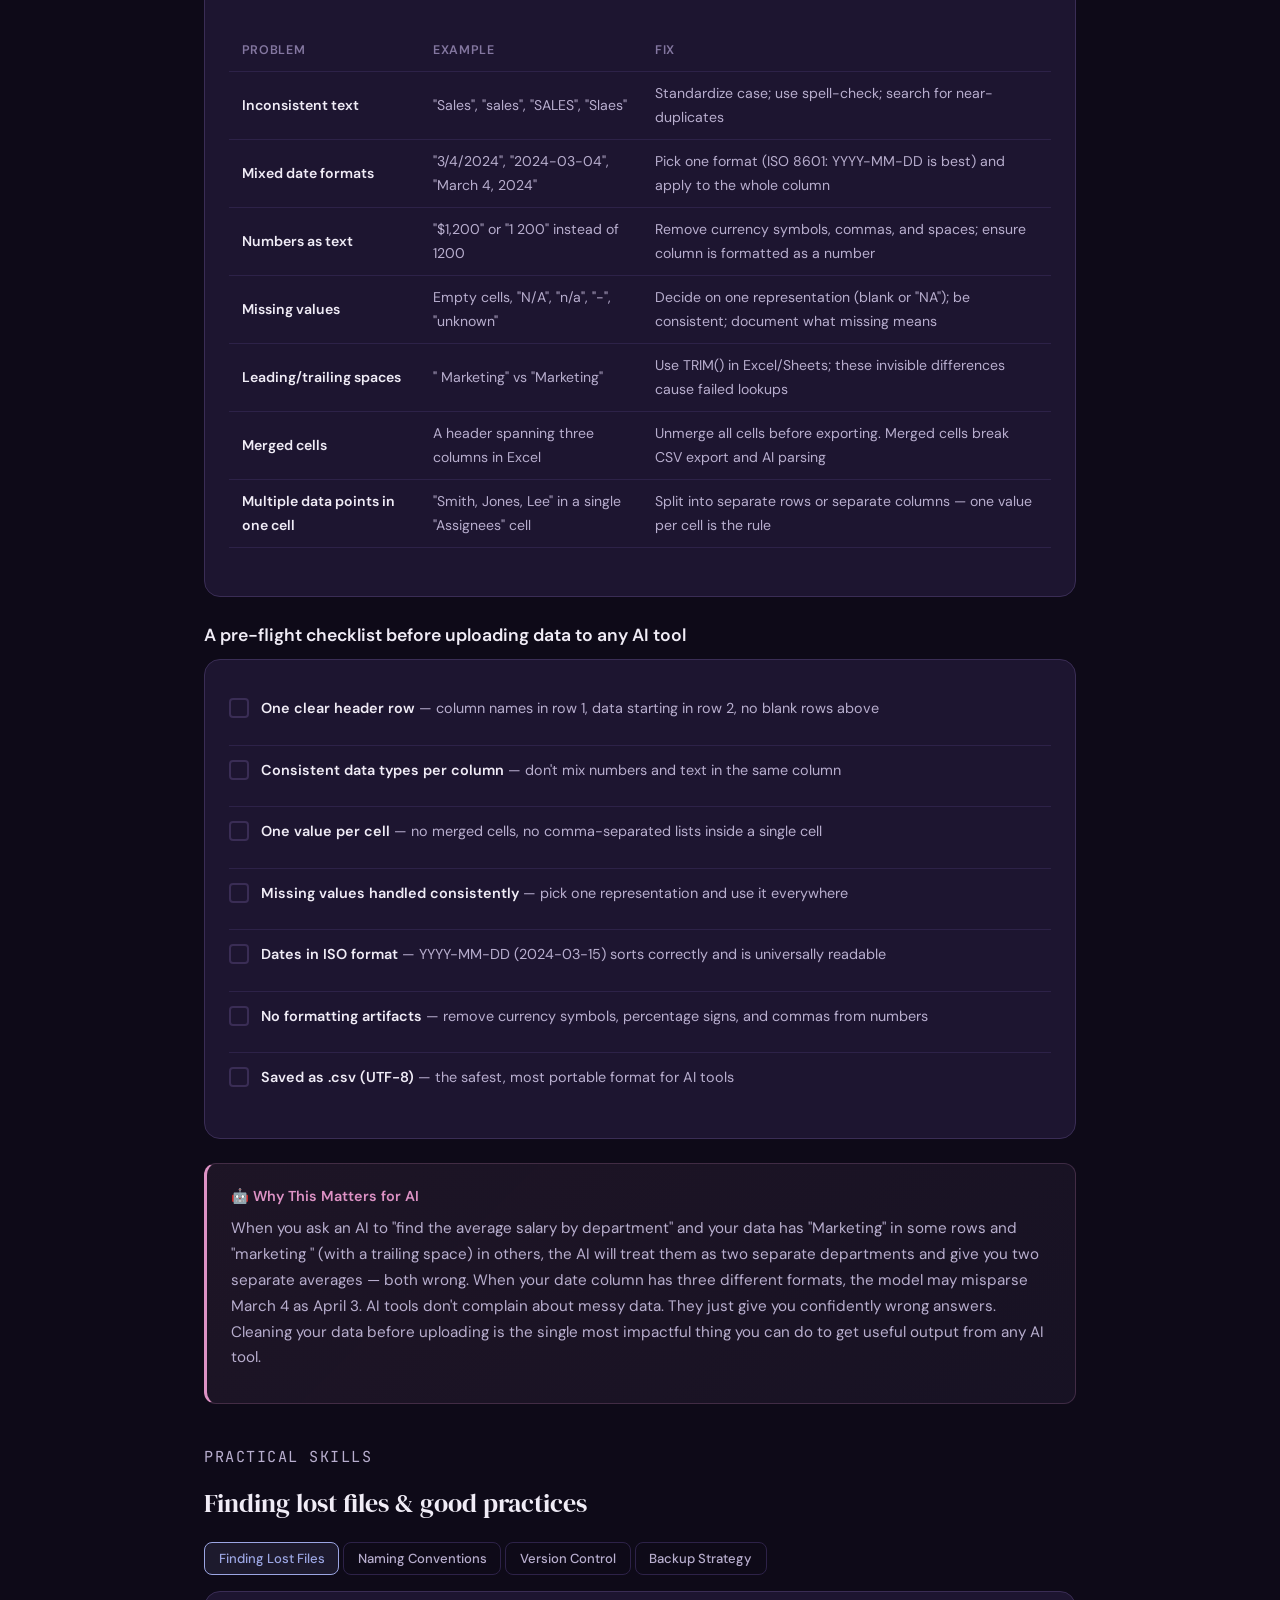
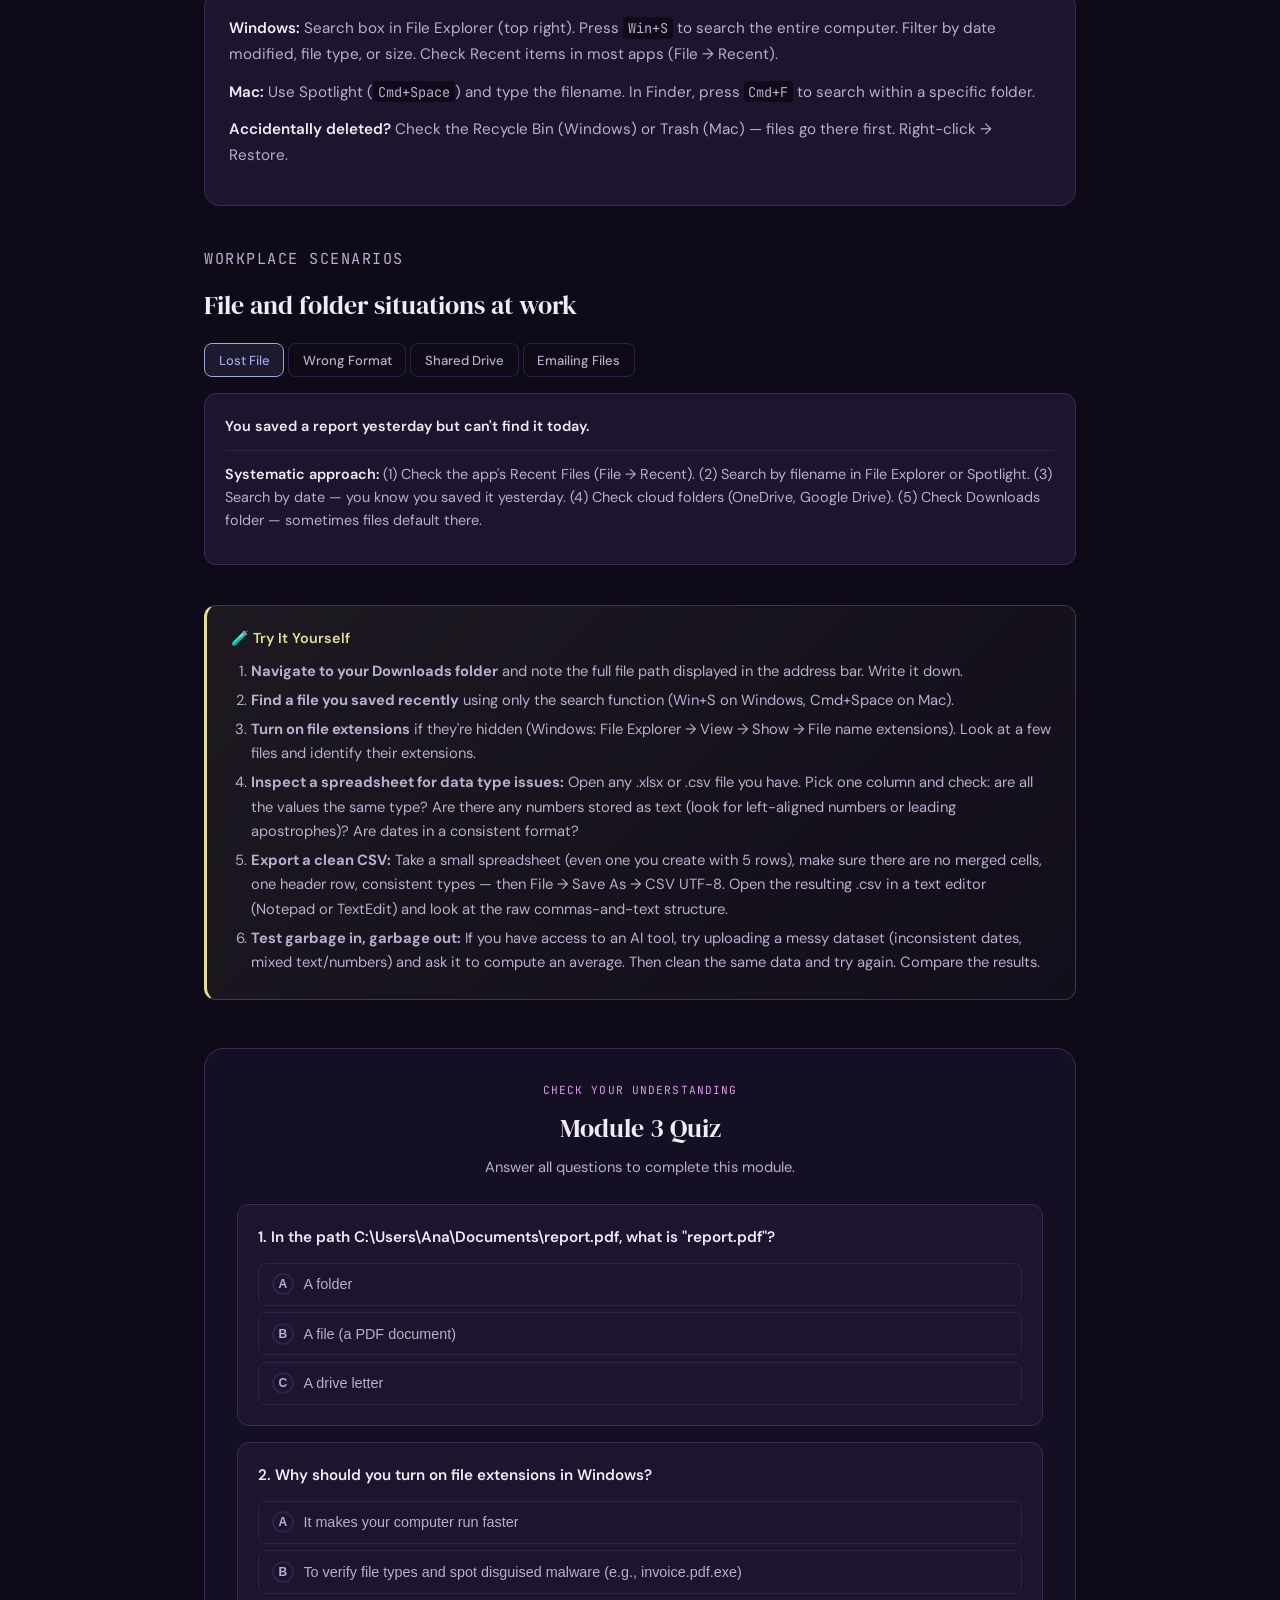
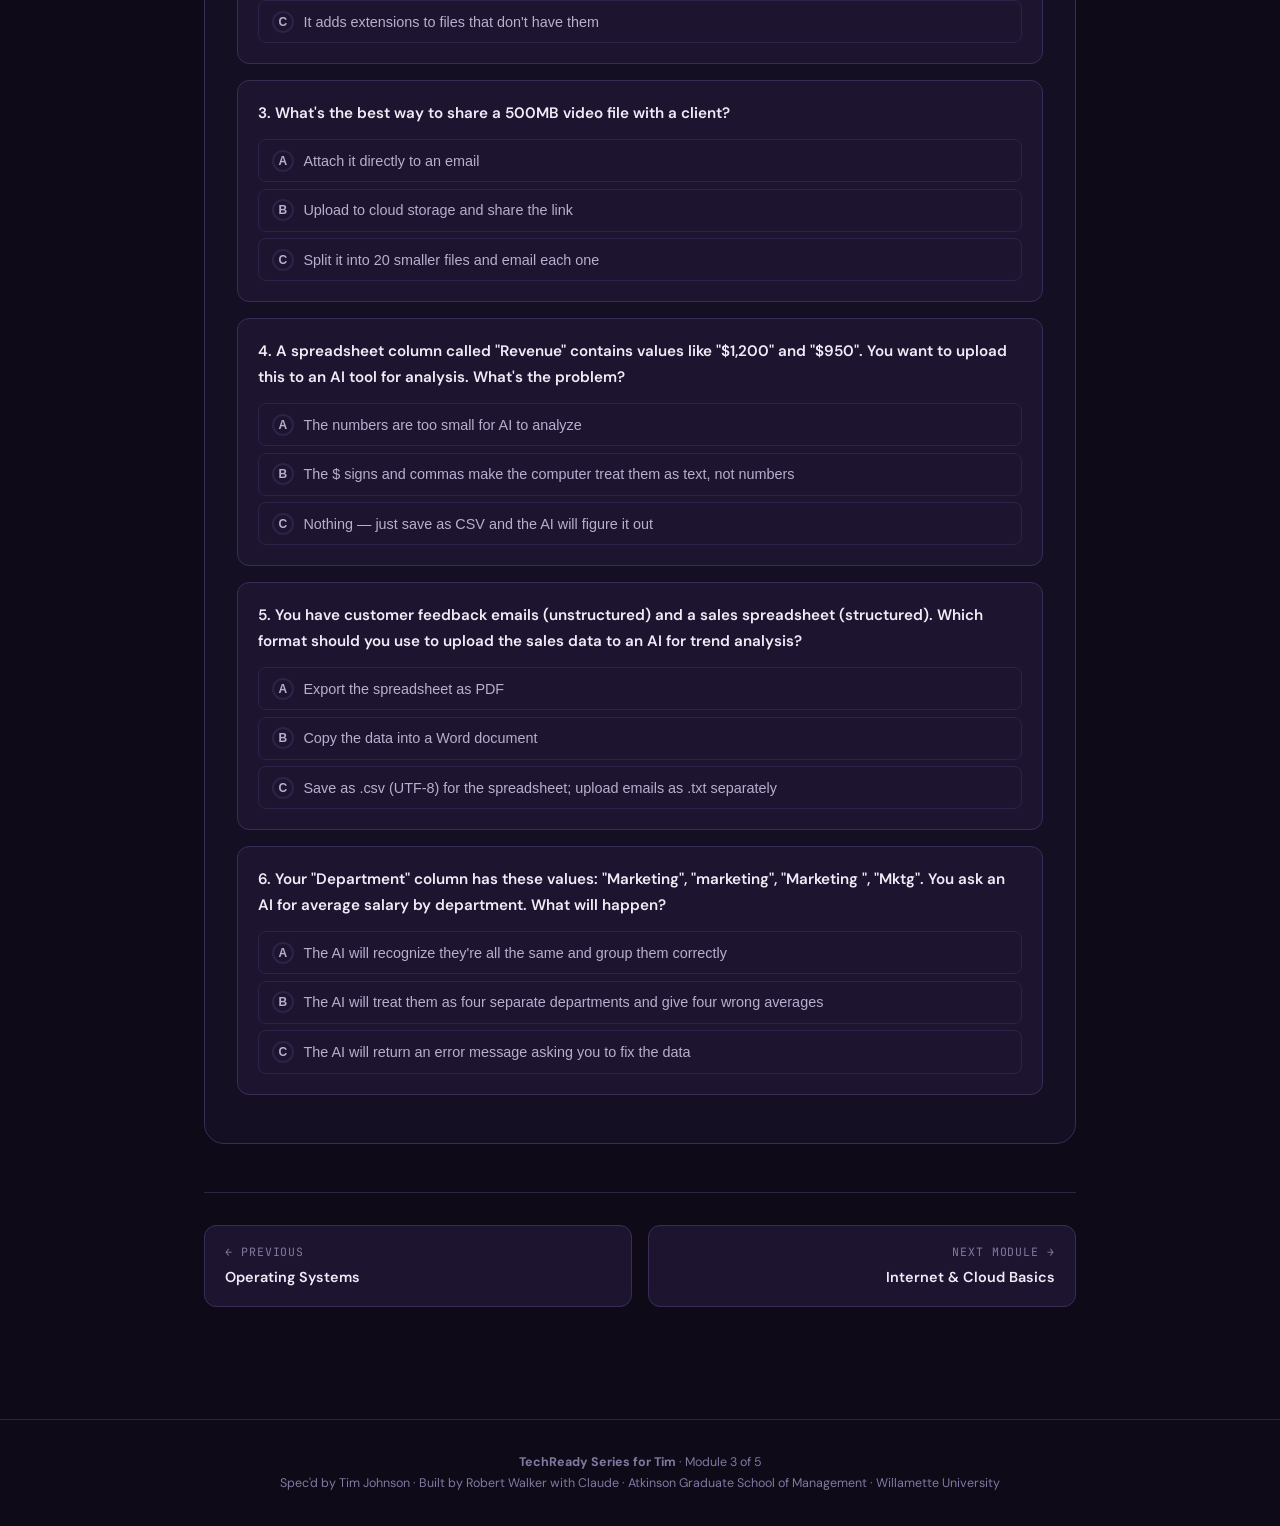
<file: module3-files-folders.html>
<!DOCTYPE html>
<html lang="en">
<head>
  <meta charset="UTF-8">
    <meta name="theme-color" content="#0e0a18">
  <meta name="viewport" content="width=device-width, initial-scale=1.0">
  <title>Module 3 — Files & Folders | TechReady</title>
  <link rel="icon" type="image/svg+xml" href="data:image/svg+xml,<svg xmlns=%22http://www.w3.org/2000/svg%22 viewBox=%220 0 100 100%22><text y=%22.9em%22 font-size=%2290%22>🖥️</text></svg>">
  <link rel="stylesheet" href="style.css">
</head>
<body>

<nav class="top-nav" aria-label="Main navigation">
  <div class="top-nav-inner">
    <a href="index.html" class="nav-brand"><img src="./AGSMlogo.jpeg" alt="AGSM Logo"><span>TechReady Series</span></a>
    <div class="nav-links">
      <a href="index.html">Home</a>
      <a href="about.html">About</a>
      <a href="overview.html">Overview</a>
      <a href="module1-hardware-software.html">Mod 1</a>
      <a href="module2-operating-systems.html">Mod 2</a>
      <a href="module3-files-folders.html" class="active">Mod 3</a>
      <a href="module4-internet-cloud.html">Mod 4</a>
      <a href="module5-cybersecurity.html">Mod 5</a>
      <a href="conclusion.html">Wrap-Up</a>
    <button class="hamburger" onclick="document.querySelector('.nav-links').classList.toggle('open')" aria-label="Toggle navigation">
      <span></span><span></span><span></span>
    </button>
    </div>
  </div>
</nav>

<div class="progress-strip">
  <div class="progress-strip-inner">
    <span class="progress-text">0 / 5 complete</span>
    <div class="progress-bar-bg"><div class="progress-bar-fill" style="width:0%"></div></div>
  </div>
</div>

<div class="page-container">

  <div class="module-header">
    <div class="module-badge">Module 03 of 05</div>
    <h1>Files & <em>Folders</em></h1>
    <p class="subtitle">Knowing where your files live, how data is encoded, what different file types mean, and how to prepare clean data for AI tools — these are the skills that separate productive AI use from frustrating trial and error.</p>
  </div>

  <!-- Core Concept -->
  <div class="content-section">
    <p class="section-label">Core Concept</p>
    <h2>Files, Folders, and File Systems</h2>
    <p>Every piece of data on a computer is stored as a <strong>file</strong> — a named container holding data (text, images, code, video). Files are organized into <strong>folders</strong> (also called directories), which can contain other folders, creating a tree-like hierarchy. This entire structure is managed by the <strong>file system</strong> (NTFS on Windows, APFS on Mac).</p>
    <p>Understanding this hierarchy means you always know where to find your work and can communicate clearly about file locations — critical when sharing documents with colleagues or troubleshooting with IT.</p>

    <div class="analogy-box">
      <div class="analogy-label">Analogy</div>
      <p>Think of a <strong>filing cabinet</strong>. The cabinet itself is your hard drive. Drawers are top-level folders. Within each drawer are hanging folders (sub-folders). Inside those are individual documents (files). A file path is like the address: "Cabinet A → Drawer: Finance → Folder: Q3 2024 → Document: Budget.xlsx"</p>
    </div>
  </div>

  <!-- AI Callout -->
  <div class="ai-callout">
    <div class="ai-callout-title">🤖 Why This Matters for AI</div>
    <p>Almost every AI interaction involves a file. Uploading a PDF for Claude to analyze, pointing a model at a CSV of sales data, saving AI-generated code to the right folder — all of this requires knowing your file paths, extensions, and data types. But knowing where your files are is only half the story. The other half is making sure the data inside those files is clean, correctly typed, and in a format the AI can actually parse. This module covers both: the file system fundamentals and the data preparation skills that make AI tools work reliably.</p>
  </div>

  <!-- File Paths -->
  <div class="content-section">
    <p class="section-label">Interactive — Click to Decode</p>
    <h2>Reading a File Path</h2>
    <p>A file path is the complete address of a file on your computer. Each segment has a specific meaning.</p>

    <div class="card">
      <p style="font-size:0.78rem;color:var(--text-muted);margin-bottom:0.4rem;">WINDOWS PATH:</p>
      <p style="font-family:var(--font-mono);font-size:0.95rem;color:var(--accent-periwinkle);word-break:break-all;">
        <strong style="color:var(--accent-yellow);">C:</strong><strong style="color:var(--accent-red);font-size:1.15rem;">\</strong><strong>Users</strong><strong style="color:var(--accent-red);font-size:1.15rem;">\</strong><strong>JohnSmith</strong><strong style="color:var(--accent-red);font-size:1.15rem;">\</strong><strong>Documents</strong><strong style="color:var(--accent-red);font-size:1.15rem;">\</strong><strong>Acme_Corp</strong><strong style="color:var(--accent-red);font-size:1.15rem;">\</strong><strong style="color:var(--accent-gold);">Q3_Report.xlsx</strong>
      </p>
      <p style="font-size:0.82rem;color:var(--text-secondary);margin-top:0.5rem;">
        <strong style="color:var(--accent-yellow);">C:</strong> = the drive letter (your main hard drive) · 
        <strong>Users\JohnSmith</strong> = your user profile folder · 
        <strong>Documents\Acme_Corp</strong> = subfolder path · 
        <strong style="color:var(--accent-gold);">Q3_Report.xlsx</strong> = the file (an Excel spreadsheet)
      </p>
    </div>

    <div class="card">
      <p style="font-size:0.78rem;color:var(--text-muted);margin-bottom:0.4rem;">MAC / LINUX PATH:</p>
      <p style="font-family:var(--font-mono);font-size:0.95rem;color:var(--accent-periwinkle);word-break:break-all;">
        <strong style="color:var(--accent-gold);font-size:1.15rem;">/</strong><strong>Users</strong><strong style="color:var(--accent-gold);font-size:1.15rem;">/</strong><strong>jsmith</strong><strong style="color:var(--accent-gold);font-size:1.15rem;">/</strong><strong>Desktop</strong><strong style="color:var(--accent-gold);font-size:1.15rem;">/</strong><strong style="color:var(--accent-gold);">Presentation.pptx</strong>
      </p>
      <p style="font-size:0.82rem;color:var(--text-secondary);margin-top:0.5rem;">
        <strong style="color:var(--accent-yellow);">/</strong> = the root (top of the file system) · 
        <strong>Users/jsmith</strong> = user profile · 
        <strong>Desktop</strong> = folder on the desktop · 
        <strong style="color:var(--accent-gold);">Presentation.pptx</strong> = PowerPoint file
      </p>
    </div>

    <!-- Slash Callout -->
    <div style="background:linear-gradient(135deg, rgba(239,107,107,0.08), rgba(229,221,151,0.06)); border:1px solid rgba(239,107,107,0.25); border-radius:var(--radius-md); padding:1.25rem 1.5rem; margin-top:1rem;">
      <p style="font-weight:700;font-size:0.95rem;color:var(--accent-red);margin-bottom:0.6rem;">⚠ Did you catch the difference?</p>
      <p style="color:var(--text-secondary);font-size:0.92rem;line-height:1.7;">
        The slashes go in <strong>opposite directions</strong> depending on the operating system. This is one
        of the smallest details in computing and one of the most consequential. Mix them up and a file
        path silently breaks.
      </p>
      <div style="display:flex;gap:1.5rem;margin:1rem 0;flex-wrap:wrap;justify-content:center;">
        <div style="text-align:center;">
          <div style="font-family:var(--font-mono);font-size:2.5rem;font-weight:700;color:var(--accent-red);line-height:1;">\</div>
          <p style="font-size:0.78rem;color:var(--text-muted);margin-top:0.3rem;">Backslash<br><strong style="color:var(--text-secondary);">Windows</strong></p>
        </div>
        <div style="text-align:center;align-self:center;">
          <p style="font-size:0.85rem;color:var(--text-muted);">vs.</p>
        </div>
        <div style="text-align:center;">
          <div style="font-family:var(--font-mono);font-size:2.5rem;font-weight:700;color:var(--accent-gold);line-height:1;">/</div>
          <p style="font-size:0.78rem;color:var(--text-muted);margin-top:0.3rem;">Forward slash<br><strong style="color:var(--text-secondary);">Mac / Linux / URLs</strong></p>
        </div>
      </div>
      <p style="color:var(--text-secondary);font-size:0.88rem;line-height:1.7;">
        Think of the slash as part of the <strong>address system</strong> — just like different countries
        write addresses in different orders (street first in the US, country first in Japan), different
        operating systems use different separators. The "map" (the OS) determines which slash
        means "go into this folder." Use the wrong one and the OS doesn't recognize the address.
        Web URLs always use forward slashes, regardless of your OS — which is why
        <code style="background:var(--bg-primary);padding:0.1rem 0.3rem;border-radius:3px;font-family:var(--font-mono);font-size:0.82rem;">https://example.com/page</code>
        works everywhere.
      </p>
    </div>

    <!-- Inline Slash Quiz -->
    <div class="card" style="margin-top:1rem;" id="slash-quiz-card">
      <p style="font-weight:600;font-size:0.92rem;margin-bottom:0.6rem;">Quick check — test yourself:</p>
      <div class="quiz-question" style="background:transparent;border:none;padding:0;margin:0;">
        <p class="q-text" style="font-size:0.9rem;font-weight:400;">
          A colleague sends you this file path and says they're on a Mac:<br>
          <code style="background:var(--bg-primary);padding:0.3rem 0.6rem;border-radius:4px;font-family:var(--font-mono);font-size:0.88rem;display:inline-block;margin-top:0.4rem;">C:\Users\Ana\Documents\report.pdf</code>
          <br><br>What's wrong with this path?
        </p>
        <div class="quiz-options">
          <button class="quiz-option" data-correct="false" data-explanation="The extension is fine — .pdf works on all operating systems. The problem is in the path structure itself."><span class="marker">A</span> The file extension .pdf doesn't work on Mac</button>
          <button class="quiz-option" data-correct="true" data-explanation="Correct! Two things are wrong. First, Macs use forward slashes (/), not backslashes (\). Second, Macs don't use drive letters like C: — paths start from the root (/). The correct Mac path would be /Users/Ana/Documents/report.pdf. This kind of detail matters when sharing paths across teams using different operating systems."><span class="marker">B</span> Macs use forward slashes (/) and don't have C: drive letters — this is a Windows path</button>
          <button class="quiz-option" data-correct="false" data-explanation="There's no such restriction — 'Ana' is a perfectly valid username on any OS. Look more carefully at the slashes and the drive letter."><span class="marker">C</span> The username 'Ana' is too short for Mac usernames</button>
        </div>
        <div class="quiz-feedback"></div>
      </div>
    </div>
  </div>

  <!-- File Extensions -->
  <div class="content-section">
    <p class="section-label">File Extensions</p>
    <h2>What does the file extension tell you?</h2>
    <p>The letters after the final dot in a filename tell the OS what type of data the file contains and which app should open it.</p>
    <div class="icon-grid" style="grid-template-columns: repeat(auto-fill, minmax(110px, 1fr));">
      <div class="icon-item"><div class="icon-emoji">📄</div><div class="icon-label">.docx</div><div class="icon-sub">Word Document</div></div>
      <div class="icon-item"><div class="icon-emoji">📊</div><div class="icon-label">.xlsx</div><div class="icon-sub">Spreadsheet</div></div>
      <div class="icon-item"><div class="icon-emoji">📑</div><div class="icon-label">.pptx</div><div class="icon-sub">Presentation</div></div>
      <div class="icon-item"><div class="icon-emoji">📕</div><div class="icon-label">.pdf</div><div class="icon-sub">PDF Document</div></div>
      <div class="icon-item"><div class="icon-emoji">🖼️</div><div class="icon-label">.jpg .png</div><div class="icon-sub">Image</div></div>
      <div class="icon-item"><div class="icon-emoji">📋</div><div class="icon-label">.csv</div><div class="icon-sub">Data Table</div></div>
      <div class="icon-item"><div class="icon-emoji">📝</div><div class="icon-label">.txt</div><div class="icon-sub">Plain Text</div></div>
      <div class="icon-item"><div class="icon-emoji">🗜️</div><div class="icon-label">.zip</div><div class="icon-sub">Compressed</div></div>
      <div class="icon-item"><div class="icon-emoji">🌐</div><div class="icon-label">.html</div><div class="icon-sub">Web Page</div></div>
      <div class="icon-item"><div class="icon-emoji">🎬</div><div class="icon-label">.mp4</div><div class="icon-sub">Video</div></div>
      <div class="icon-item"><div class="icon-emoji">🎵</div><div class="icon-label">.mp3</div><div class="icon-sub">Audio</div></div>
      <div class="icon-item" style="border-color:rgba(239,107,107,0.3);"><div class="icon-emoji">⚙️</div><div class="icon-label">.exe .msi</div><div class="icon-sub" style="color:var(--accent-red);">Run with caution</div></div>
    </div>
    <p style="color:var(--accent-orange);font-size:0.88rem;margin-top:0.75rem;"><strong>Important:</strong> Windows hides file extensions by default. To show them: open File Explorer → View → Show → File name extensions. This helps verify file types — crucial for security (a virus might be named <code style="background:var(--bg-primary);padding:0.1rem 0.3rem;border-radius:3px;font-family:var(--font-mono);font-size:0.85rem;">invoice.pdf.exe</code>).</p>
  </div>

  <!-- How Computers Encode Data -->
  <div class="content-section">
    <p class="section-label">Under the Hood</p>
    <h2>How computers encode data</h2>
    <p>
      Every file — whether it's a spreadsheet, a photo, or an email — is stored as a sequence of
      <strong>binary digits</strong> (bits): ones and zeros. A single bit is a 1 or 0. Eight bits
      make a <strong>byte</strong>. Your 256 GB hard drive holds roughly 256 billion bytes. But raw
      bits are meaningless without knowing how to <em>interpret</em> them — and that's where data
      types and encoding come in.
    </p>

    <div class="analogy-box">
      <div class="analogy-label">Analogy</div>
      <p>Think of a sequence of dots and dashes. Without knowing it's Morse code, it's just a pattern.
      The dots and dashes are the bits; Morse code is the encoding. The word you decode is the data type.
      Computers work the same way — the same bits can represent a number, a letter, or a pixel color
      depending on how the software is told to read them.</p>
    </div>

    <h3 style="margin-top:1.5rem;">Data types — what computers see</h3>
    <p>When you look at a spreadsheet, you see names, dates, prices, and yes/no fields. A computer
    sees each of these as a specific <strong>data type</strong> — and the type determines what
    operations are possible. Getting the type wrong is one of the most common causes of errors
    when working with data tools and AI.</p>

    <table class="comp-table" style="margin-top:1rem;">
      <thead>
        <tr><th>Data Type</th><th>What It Stores</th><th>Examples</th><th>Watch Out For</th></tr>
      </thead>
      <tbody>
        <tr>
          <td><strong>Integer</strong></td>
          <td>Whole numbers (no decimals)</td>
          <td>42, -7, 0, 1000000</td>
          <td>A zip code like 02134 may lose its leading zero if stored as an integer</td>
        </tr>
        <tr>
          <td><strong>Float / Decimal</strong></td>
          <td>Numbers with decimal points</td>
          <td>3.14, -0.5, 99.99</td>
          <td>Floating-point math can produce tiny rounding errors (0.1 + 0.2 = 0.30000000000000004)</td>
        </tr>
        <tr>
          <td><strong>String (Text)</strong></td>
          <td>Any sequence of characters</td>
          <td>"Hello", "97301", "N/A"</td>
          <td>The number "42" stored as text can't be added to another number without conversion</td>
        </tr>
        <tr>
          <td><strong>Boolean</strong></td>
          <td>True or False (yes/no, on/off)</td>
          <td>TRUE, FALSE</td>
          <td>Some systems encode True as 1 and False as 0; others use "Yes"/"No" — mixing causes errors</td>
        </tr>
        <tr>
          <td><strong>Date / DateTime</strong></td>
          <td>Calendar dates and times</td>
          <td>2024-03-15, 2024-03-15T14:30:00</td>
          <td>Dates are notoriously messy — "03/04/2024" means March 4 in the US but April 3 in Europe</td>
        </tr>
        <tr>
          <td><strong>Categorical</strong></td>
          <td>One value from a fixed set</td>
          <td>"Red", "Blue", "Green" or "Small", "Medium", "Large"</td>
          <td>Typos create phantom categories — "Smal" and "Small" look like two different values</td>
        </tr>
      </tbody>
    </table>

    <div class="ai-callout" style="margin-top:1.5rem;">
      <div class="ai-callout-title">🤖 Why This Matters for AI</div>
      <p>When you upload a CSV to an AI tool or a data pipeline, the system has to <em>infer</em>
      what type each column is. If your "Revenue" column contains the text entry "$1,200" instead
      of the number 1200, the system may treat the entire column as text — and every calculation
      breaks silently. AI tools are powerful but not magic: they work with what you give them.
      Understanding data types helps you catch these problems before the AI does something
      confidently wrong with bad input.</p>
    </div>

    <h3 style="margin-top:1.5rem;">Text encoding — why characters sometimes break</h3>
    <p>
      Text is stored using an <strong>encoding system</strong> that maps each character to a
      number. The modern standard is <strong>UTF-8</strong>, which handles virtually every character
      in every language (plus emoji). Older systems used ASCII (English only, 128 characters) or
      regional encodings like Latin-1 (Western European). When you open a file and see garbled
      characters like <code style="background:var(--bg-primary);padding:0.1rem 0.3rem;border-radius:3px;font-family:var(--font-mono);font-size:0.85rem;">Ã©</code>
      instead of <code style="background:var(--bg-primary);padding:0.1rem 0.3rem;border-radius:3px;font-family:var(--font-mono);font-size:0.85rem;">é</code>,
      it means the file was saved in one encoding but opened in another. When working with AI tools,
      stick to UTF-8 — it's what almost everything expects.
    </p>
  </div>

  <!-- Where Files Live -->
  <div class="content-section">
    <p class="section-label">Where Files Live</p>
    <h2>Local, Network, and Cloud Storage</h2>
    <div class="card">
      <h3>💻 Local Storage (Your Computer)</h3>
      <p style="font-size:0.88rem;color:var(--text-secondary);">Files saved directly to your hard drive or SSD. Fast access, works without internet. Located in <code style="background:var(--bg-primary);padding:0.1rem 0.3rem;border-radius:3px;font-family:var(--font-mono);font-size:0.82rem;">C:\Users\YourName\</code> (Windows) or <code style="background:var(--bg-primary);padding:0.1rem 0.3rem;border-radius:3px;font-family:var(--font-mono);font-size:0.82rem;">/Users/yourname/</code> (Mac). Risk: if your computer fails without backup, files can be lost.</p>
    </div>
    <div class="card">
      <h3>🏢 Network Drive (Company Server)</h3>
      <p style="font-size:0.88rem;color:var(--text-secondary);">Files on a central company server. Appears as a drive letter like Z: or \\server\share. Multiple people can access and edit. Requires company network or VPN. IT manages backups.</p>
    </div>
    <div class="card">
      <h3>☁️ Cloud Storage</h3>
      <p style="font-size:0.88rem;color:var(--text-secondary);">Files on remote servers accessed via internet: OneDrive, Google Drive, Dropbox, SharePoint. Files sync across all devices. Accessible anywhere. A folder on your computer syncs automatically to the cloud.</p>
    </div>
  </div>

  <!-- Data Formats for AI -->
  <div class="content-section">
    <p class="section-label">Data Formats for AI</p>
    <h2>Structured vs. unstructured data</h2>
    <p>
      Not all data is the same shape. Understanding the difference between structured and
      unstructured data is essential for knowing what AI tools can do with your files — and which
      file format to use.
    </p>

    <div class="two-col">
      <div class="card">
        <h3 style="color:var(--accent-lavender);">Structured Data</h3>
        <p style="font-size:0.88rem;color:var(--text-secondary);">
          Data organized into rows and columns with consistent types — like a spreadsheet or database
          table. Each column has a name and a data type; each row is a record.
        </p>
        <p style="font-size:0.85rem;color:var(--text-muted);margin-top:0.5rem;">
          <strong>Formats:</strong> .csv, .xlsx, .tsv, .json (tabular), database tables<br>
          <strong>Examples:</strong> sales records, employee rosters, survey responses, financial reports<br>
          <strong>AI use:</strong> data analysis, trend detection, forecasting, dashboards
        </p>
      </div>
      <div class="card">
        <h3 style="color:var(--accent-orchid);">Unstructured Data</h3>
        <p style="font-size:0.88rem;color:var(--text-secondary);">
          Data without a predefined row/column format — text documents, emails, images, audio,
          video. Most of the world's data is unstructured.
        </p>
        <p style="font-size:0.85rem;color:var(--text-muted);margin-top:0.5rem;">
          <strong>Formats:</strong> .pdf, .docx, .txt, .jpg, .mp4, .html, email threads<br>
          <strong>Examples:</strong> customer emails, meeting transcripts, contracts, photos<br>
          <strong>AI use:</strong> summarization, extraction, classification, image analysis
        </p>
      </div>
    </div>

    <h3 style="margin-top:1.5rem;">Why the format matters for AI</h3>
    <p>
      Different AI tools expect different inputs. When you paste a table of data into Claude as
      plain text, it works — but when you upload the same data as a well-formatted <strong>.csv</strong>
      file, the AI can parse the columns, understand the types, and give you better analysis.
      Knowing which format to use is the difference between a vague answer and a precise one.
    </p>

    <div data-tabs>
      <div class="tabs">
        <button class="tab-btn active" data-target="fmt-csv" aria-label="CSV">CSV</button>
        <button class="tab-btn" data-target="fmt-json" aria-label="JSON">JSON</button>
        <button class="tab-btn" data-target="fmt-txt" aria-label="Plain Text">Plain Text</button>
        <button class="tab-btn" data-target="fmt-pdf" aria-label="PDF">PDF</button>
      </div>
      <div id="fmt-csv" class="tab-panel active">
        <div class="card">
          <p><strong>.csv (Comma-Separated Values)</strong> — The universal format for tabular data. Each line is a row; values are separated by commas. Nearly every tool can read it: Excel, Google Sheets, Python, R, AI platforms. When in doubt about how to share data with an AI tool, CSV is almost always the right answer.</p>
          <div style="background:var(--bg-primary);border-radius:var(--radius-sm);padding:0.7rem;margin-top:0.5rem;font-family:var(--font-mono);font-size:0.8rem;color:var(--accent-periwinkle);line-height:1.6;">
            Name,Department,Salary,Start_Date<br>
            Sarah Chen,Marketing,72000,2022-06-15<br>
            James Park,Engineering,95000,2021-01-10<br>
            Maria Lopez,Sales,68000,2023-03-22
          </div>
        </div>
      </div>
      <div id="fmt-json" class="tab-panel">
        <div class="card">
          <p><strong>.json (JavaScript Object Notation)</strong> — Structured data in key-value pairs. Used heavily by APIs and web services. More flexible than CSV — can represent nested data (a customer who has multiple orders, each with multiple items). AI APIs (like OpenAI's) send and receive JSON.</p>
          <div style="background:var(--bg-primary);border-radius:var(--radius-sm);padding:0.7rem;margin-top:0.5rem;font-family:var(--font-mono);font-size:0.8rem;color:var(--accent-periwinkle);line-height:1.6;">
            {"name": "Sarah Chen",<br>
            &nbsp;"department": "Marketing",<br>
            &nbsp;"salary": 72000,<br>
            &nbsp;"start_date": "2022-06-15"}
          </div>
        </div>
      </div>
      <div id="fmt-txt" class="tab-panel">
        <div class="card">
          <p><strong>.txt (Plain Text)</strong> — No formatting, no structure — just characters. Useful for unstructured data like meeting notes, email bodies, or raw text you want an AI to summarize or classify. The simplest format, readable by everything.</p>
        </div>
      </div>
      <div id="fmt-pdf" class="tab-panel">
        <div class="card">
          <p><strong>.pdf (Portable Document Format)</strong> — Preserves visual layout, but data inside is often hard for AI to parse. A PDF of a table looks clean to humans but may be a jumbled mess to an AI that has to extract the text. When possible, give the AI the underlying data (CSV, XLSX) rather than the PDF report generated from it.</p>
        </div>
      </div>
    </div>
  </div>

  <!-- Data Preparation -->
  <div class="content-section">
    <p class="section-label">Data Preparation</p>
    <h2>Garbage in, garbage out — cleaning data for AI</h2>
    <p>
      AI tools are powerful, but they are not tolerant of messy input. If you feed a model a
      spreadsheet full of inconsistent dates, misspelled categories, and columns where numbers
      are stored as text, the output will reflect that mess — confidently and without warning.
      <strong>Data sanitization</strong> is the practice of cleaning and standardizing your data
      before giving it to any tool.
    </p>

    <div class="analogy-box">
      <div class="analogy-label">Analogy</div>
      <p>You wouldn't hand a colleague a report with pages in random order, some paragraphs in
      French, and half the numbers written in Roman numerals — then ask for a summary. But that's
      what feeding messy data to an AI tool is. The model will try its best, but the result will
      be unreliable in ways you can't easily detect.</p>
    </div>

    <h3 style="margin-top:1.5rem;">The most common data problems (and how to fix them)</h3>

    <div class="card" style="margin-top:0.75rem;">
      <table class="comp-table">
        <thead><tr><th>Problem</th><th>Example</th><th>Fix</th></tr></thead>
        <tbody>
          <tr>
            <td><strong>Inconsistent text</strong></td>
            <td>"Sales", "sales", "SALES", "Slaes"</td>
            <td>Standardize case; use spell-check; search for near-duplicates</td>
          </tr>
          <tr>
            <td><strong>Mixed date formats</strong></td>
            <td>"3/4/2024", "2024-03-04", "March 4, 2024"</td>
            <td>Pick one format (ISO 8601: YYYY-MM-DD is best) and apply to the whole column</td>
          </tr>
          <tr>
            <td><strong>Numbers as text</strong></td>
            <td>"$1,200" or "1 200" instead of 1200</td>
            <td>Remove currency symbols, commas, and spaces; ensure column is formatted as a number</td>
          </tr>
          <tr>
            <td><strong>Missing values</strong></td>
            <td>Empty cells, "N/A", "n/a", "-", "unknown"</td>
            <td>Decide on one representation (blank or "NA"); be consistent; document what missing means</td>
          </tr>
          <tr>
            <td><strong>Leading/trailing spaces</strong></td>
            <td>" Marketing" vs "Marketing"</td>
            <td>Use TRIM() in Excel/Sheets; these invisible differences cause failed lookups</td>
          </tr>
          <tr>
            <td><strong>Merged cells</strong></td>
            <td>A header spanning three columns in Excel</td>
            <td>Unmerge all cells before exporting. Merged cells break CSV export and AI parsing</td>
          </tr>
          <tr>
            <td><strong>Multiple data points in one cell</strong></td>
            <td>"Smith, Jones, Lee" in a single "Assignees" cell</td>
            <td>Split into separate rows or separate columns — one value per cell is the rule</td>
          </tr>
        </tbody>
      </table>
    </div>

    <h3 style="margin-top:1.5rem;">A pre-flight checklist before uploading data to any AI tool</h3>
    <div class="card">
      <div class="checklist-item" aria-label="Header row"><div class="checklist-box"></div><p><strong>One clear header row</strong> — column names in row 1, data starting in row 2, no blank rows above</p></div>
      <div class="checklist-item" aria-label="Consistent types"><div class="checklist-box"></div><p><strong>Consistent data types per column</strong> — don't mix numbers and text in the same column</p></div>
      <div class="checklist-item" aria-label="One value per cell"><div class="checklist-box"></div><p><strong>One value per cell</strong> — no merged cells, no comma-separated lists inside a single cell</p></div>
      <div class="checklist-item" aria-label="Consistent missing values"><div class="checklist-box"></div><p><strong>Missing values handled consistently</strong> — pick one representation and use it everywhere</p></div>
      <div class="checklist-item" aria-label="Dates standardized"><div class="checklist-box"></div><p><strong>Dates in ISO format</strong> — YYYY-MM-DD (2024-03-15) sorts correctly and is universally readable</p></div>
      <div class="checklist-item" aria-label="No formatting artifacts"><div class="checklist-box"></div><p><strong>No formatting artifacts</strong> — remove currency symbols, percentage signs, and commas from numbers</p></div>
      <div class="checklist-item" aria-label="Saved as CSV"><div class="checklist-box"></div><p><strong>Saved as .csv (UTF-8)</strong> — the safest, most portable format for AI tools</p></div>
    </div>

    <div class="ai-callout" style="margin-top:1.5rem;">
      <div class="ai-callout-title">🤖 Why This Matters for AI</div>
      <p>When you ask an AI to "find the average salary by department" and your data has "Marketing"
      in some rows and "marketing " (with a trailing space) in others, the AI will treat them as
      two separate departments and give you two separate averages — both wrong. When your date column
      has three different formats, the model may misparse March 4 as April 3. AI tools don't complain
      about messy data. They just give you confidently wrong answers. Cleaning your data before
      uploading is the single most impactful thing you can do to get useful output from any AI tool.</p>
    </div>
  </div>

  <!-- Practical Skills -->
  <div class="content-section">
    <p class="section-label">Practical Skills</p>
    <h2>Finding lost files & good practices</h2>

    <div data-tabs>
      <div class="tabs">
        <button class="tab-btn active" data-target="find" aria-label="Finding Files">Finding Lost Files</button>
        <button class="tab-btn" data-target="naming" aria-label="Naming">Naming Conventions</button>
        <button class="tab-btn" data-target="versions" aria-label="Version Control">Version Control</button>
        <button class="tab-btn" data-target="backup" aria-label="Backup">Backup Strategy</button>
      </div>
      <div id="find" class="tab-panel active">
        <div class="card"><p><strong>Windows:</strong> Search box in File Explorer (top right). Press <code style="background:var(--bg-primary);padding:0.1rem 0.3rem;border-radius:3px;font-family:var(--font-mono);font-size:0.85rem;">Win+S</code> to search the entire computer. Filter by date modified, file type, or size. Check Recent items in most apps (File → Recent).</p><p><strong>Mac:</strong> Use Spotlight (<code style="background:var(--bg-primary);padding:0.1rem 0.3rem;border-radius:3px;font-family:var(--font-mono);font-size:0.85rem;">Cmd+Space</code>) and type the filename. In Finder, press <code style="background:var(--bg-primary);padding:0.1rem 0.3rem;border-radius:3px;font-family:var(--font-mono);font-size:0.85rem;">Cmd+F</code> to search within a specific folder.</p><p><strong>Accidentally deleted?</strong> Check the Recycle Bin (Windows) or Trash (Mac) — files go there first. Right-click → Restore.</p></div>
      </div>
      <div id="naming" class="tab-panel">
        <div class="card"><p>Use <strong>dates in filenames</strong> for version tracking: <code style="background:var(--bg-primary);padding:0.1rem 0.3rem;border-radius:3px;font-family:var(--font-mono);font-size:0.85rem;">2024-03-15_Budget_Final.xlsx</code> (YYYY-MM-DD sorts chronologically). Avoid spaces — use underscores or hyphens. Avoid special characters (<code style="background:var(--bg-primary);padding:0.1rem 0.3rem;border-radius:3px;font-family:var(--font-mono);font-size:0.85rem;">/ \ : * ? " &lt; &gt; |</code>). Be specific: <code style="background:var(--bg-primary);padding:0.1rem 0.3rem;border-radius:3px;font-family:var(--font-mono);font-size:0.85rem;">Smith_Contract_Signed.pdf</code> not <code style="background:var(--bg-primary);padding:0.1rem 0.3rem;border-radius:3px;font-family:var(--font-mono);font-size:0.85rem;">Document1.pdf</code>.</p></div>
      </div>
      <div id="versions" class="tab-panel">
        <div class="card"><p>Naming-based versioning (<code style="background:var(--bg-primary);padding:0.1rem 0.3rem;border-radius:3px;font-family:var(--font-mono);font-size:0.85rem;">Report_v2_FINAL_JSmithEdits.docx</code>) gets unwieldy fast. Better: use cloud tools like Google Docs or SharePoint that have <strong>built-in version history</strong> — you can see every change and restore any previous version. Check: File → Version History.</p></div>
      </div>
      <div id="backup" class="tab-panel">
        <div class="card"><p>The <strong>3-2-1 backup rule</strong>: keep 3 copies of important data, on 2 different types of storage, with 1 copy offsite (or in cloud). For most workers: files on your computer (1), synced to cloud storage like OneDrive (2), and optionally on a USB drive (3). Verify with IT what's actually backed up.</p></div>
      </div>
    </div>
  </div>

  <!-- Scenarios -->
  <div class="content-section">
    <p class="section-label">Workplace Scenarios</p>
    <h2>File and folder situations at work</h2>

    <div data-tabs>
      <div class="tabs">
        <button class="tab-btn active" data-target="sc-lost" aria-label="Lost file">Lost File</button>
        <button class="tab-btn" data-target="sc-format" aria-label="Wrong format">Wrong Format</button>
        <button class="tab-btn" data-target="sc-shared" aria-label="Shared drive">Shared Drive</button>
        <button class="tab-btn" data-target="sc-email" aria-label="Emailing files">Emailing Files</button>
      </div>
      <div id="sc-lost" class="tab-panel active">
        <div class="scenario-card">
          <div class="scenario-header">You saved a report yesterday but can't find it today.</div>
          <div class="answer"><p><strong>Systematic approach:</strong> (1) Check the app's Recent Files (File → Recent). (2) Search by filename in File Explorer or Spotlight. (3) Search by date — you know you saved it yesterday. (4) Check cloud folders (OneDrive, Google Drive). (5) Check Downloads folder — sometimes files default there.</p></div>
        </div>
      </div>
      <div id="sc-format" class="tab-panel">
        <div class="scenario-card">
          <div class="scenario-header">A client asks for a PDF, but you only have the .docx Word file.</div>
          <div class="answer"><p><strong>Convert to PDF:</strong> In Word, File → Save As (or Export) → choose PDF. Or File → Print → "Microsoft Print to PDF." On Mac: File → Print → PDF → Save as PDF. PDFs preserve formatting and can't be accidentally edited by the recipient.</p></div>
        </div>
      </div>
      <div id="sc-shared" class="tab-panel">
        <div class="scenario-card">
          <div class="scenario-header">Your manager says "put the final version in the shared drive, in the Projects folder."</div>
          <div class="answer"><p>On Windows, look in File Explorer's left sidebar for a mapped drive letter (Z:, S:) or a network location. On Mac, check Finder's sidebar under "Network." If you can't find it, ask for the exact path or SharePoint link. Never assume you've found the right location — confirm before replacing files.</p></div>
        </div>
      </div>
      <div id="sc-email" class="tab-panel">
        <div class="scenario-card">
          <div class="scenario-header">You need to email someone 30 files. Your email rejects the attachment — too large.</div>
          <div class="answer"><p>Options: (1) <strong>Compress the folder</strong> — right-click → "Compress" (Mac) or "Send to → Compressed zip folder" (Windows). (2) <strong>Share via cloud link</strong> — upload to OneDrive or Google Drive, share the link. Better for large files and keeps them editable. (3) Use WeTransfer for very large files.</p></div>
        </div>
      </div>
    </div>
  </div>

  <!-- Try It Yourself -->
  <div class="try-it">
    <div class="try-it-title">🧪 Try It Yourself</div>
    <ol>
      <li><strong>Navigate to your Downloads folder</strong> and note the full file path displayed in the address bar. Write it down.</li>
      <li><strong>Find a file you saved recently</strong> using only the search function (Win+S on Windows, Cmd+Space on Mac).</li>
      <li><strong>Turn on file extensions</strong> if they're hidden (Windows: File Explorer → View → Show → File name extensions). Look at a few files and identify their extensions.</li>
      <li><strong>Inspect a spreadsheet for data type issues:</strong> Open any .xlsx or .csv file you have. Pick one column and check: are all the values the same type? Are there any numbers stored as text (look for left-aligned numbers or leading apostrophes)? Are dates in a consistent format?</li>
      <li><strong>Export a clean CSV:</strong> Take a small spreadsheet (even one you create with 5 rows), make sure there are no merged cells, one header row, consistent types — then File → Save As → CSV UTF-8. Open the resulting .csv in a text editor (Notepad or TextEdit) and look at the raw commas-and-text structure.</li>
      <li><strong>Test garbage in, garbage out:</strong> If you have access to an AI tool, try uploading a messy dataset (inconsistent dates, mixed text/numbers) and ask it to compute an average. Then clean the same data and try again. Compare the results.</li>
    </ol>
  </div>

  <!-- Quiz -->
  <div class="quiz-section" data-module="3">
    <p class="section-label" style="text-align:center;">Check Your Understanding</p>
    <h2>Module 3 Quiz</h2>
    <p class="quiz-intro">Answer all questions to complete this module.</p>

    <div class="quiz-question">
      <p class="q-text">1. In the path C:\Users\Ana\Documents\report.pdf, what is "report.pdf"?</p>
      <div class="quiz-options">
        <button class="quiz-option" data-correct="false" data-explanation="Documents is a folder — report.pdf is the actual file at the end of the path."><span class="marker">A</span> A folder</button>
        <button class="quiz-option" data-correct="true" data-explanation="Correct! The last element in a file path is the file itself. '.pdf' is the extension telling you it's a PDF document."><span class="marker">B</span> A file (a PDF document)</button>
        <button class="quiz-option" data-correct="false" data-explanation="The drive letter is C: at the beginning of the path."><span class="marker">C</span> A drive letter</button>
      </div>
      <div class="quiz-feedback"></div>
    </div>

    <div class="quiz-question">
      <p class="q-text">2. Why should you turn on file extensions in Windows?</p>
      <div class="quiz-options">
        <button class="quiz-option" data-correct="false" data-explanation="Extensions don't affect speed — they're just part of the filename that identifies the file type."><span class="marker">A</span> It makes your computer run faster</button>
        <button class="quiz-option" data-correct="true" data-explanation="Correct! With extensions hidden, a file named 'invoice.pdf.exe' appears as 'invoice.pdf' — you can't tell it's actually an executable (potentially malware). Showing extensions is a basic security practice."><span class="marker">B</span> To verify file types and spot disguised malware (e.g., invoice.pdf.exe)</button>
        <button class="quiz-option" data-correct="false" data-explanation="Extensions are already there — showing them doesn't add anything, just makes what's already there visible."><span class="marker">C</span> It adds extensions to files that don't have them</button>
      </div>
      <div class="quiz-feedback"></div>
    </div>

    <div class="quiz-question">
      <p class="q-text">3. What's the best way to share a 500MB video file with a client?</p>
      <div class="quiz-options">
        <button class="quiz-option" data-correct="false" data-explanation="Most email services cap attachments at 25MB. A 500MB file won't send — it'll bounce or be rejected."><span class="marker">A</span> Attach it directly to an email</button>
        <button class="quiz-option" data-correct="true" data-explanation="Correct! Upload to a cloud service (OneDrive, Google Drive, etc.) and share the link. No size restrictions, the recipient always gets the latest version, and you can control access."><span class="marker">B</span> Upload to cloud storage and share the link</button>
        <button class="quiz-option" data-correct="false" data-explanation="Splitting files is complex and error-prone. Cloud sharing is simpler and more reliable for large files."><span class="marker">C</span> Split it into 20 smaller files and email each one</button>
      </div>
      <div class="quiz-feedback"></div>
    </div>

    <div class="quiz-question">
      <p class="q-text">4. A spreadsheet column called "Revenue" contains values like "$1,200" and "$950". You want to upload this to an AI tool for analysis. What's the problem?</p>
      <div class="quiz-options">
        <button class="quiz-option" data-correct="false" data-explanation="The numbers themselves are fine — it's the formatting that causes issues."><span class="marker">A</span> The numbers are too small for AI to analyze</button>
        <button class="quiz-option" data-correct="true" data-explanation="Correct! Dollar signs and commas make the computer treat these values as text strings, not numbers. An AI can't compute an average of text. Remove the $ and commas so the column contains plain numbers like 1200 and 950."><span class="marker">B</span> The $ signs and commas make the computer treat them as text, not numbers</button>
        <button class="quiz-option" data-correct="false" data-explanation="CSV format doesn't fix data type issues — if the values contain $ and commas, they'll still be treated as text in the CSV."><span class="marker">C</span> Nothing — just save as CSV and the AI will figure it out</button>
      </div>
      <div class="quiz-feedback"></div>
    </div>

    <div class="quiz-question">
      <p class="q-text">5. You have customer feedback emails (unstructured) and a sales spreadsheet (structured). Which format should you use to upload the sales data to an AI for trend analysis?</p>
      <div class="quiz-options">
        <button class="quiz-option" data-correct="false" data-explanation="PDF preserves visual layout but makes it hard for AI to parse the underlying data — columns may get jumbled during text extraction."><span class="marker">A</span> Export the spreadsheet as PDF</button>
        <button class="quiz-option" data-correct="false" data-explanation="Copying into a Word document destroys the tabular structure. The AI would see a wall of text, not clean columns and rows."><span class="marker">B</span> Copy the data into a Word document</button>
        <button class="quiz-option" data-correct="true" data-explanation="Correct! CSV is the most universally parseable format for structured/tabular data. The AI can read the columns, identify types, and perform accurate calculations. Save the emails separately as .txt for the unstructured analysis."><span class="marker">C</span> Save as .csv (UTF-8) for the spreadsheet; upload emails as .txt separately</button>
      </div>
      <div class="quiz-feedback"></div>
    </div>

    <div class="quiz-question">
      <p class="q-text">6. Your "Department" column has these values: "Marketing", "marketing", "Marketing ", "Mktg". You ask an AI for average salary by department. What will happen?</p>
      <div class="quiz-options">
        <button class="quiz-option" data-correct="false" data-explanation="AI tools don't typically auto-correct inconsistent text. They treat each distinct string as a separate category."><span class="marker">A</span> The AI will recognize they're all the same and group them correctly</button>
        <button class="quiz-option" data-correct="true" data-explanation="Correct! The AI sees four different text strings and creates four separate groups — each with its own (wrong) average. Standardize the text before uploading: consistent case, no trailing spaces, no abbreviation variants."><span class="marker">B</span> The AI will treat them as four separate departments and give four wrong averages</button>
        <button class="quiz-option" data-correct="false" data-explanation="Inconsistent data won't usually cause an error message — that's what makes it dangerous. The AI will produce output that looks plausible but is silently wrong."><span class="marker">C</span> The AI will return an error message asking you to fix the data</button>
      </div>
      <div class="quiz-feedback"></div>
    </div>

    <div class="quiz-score">
      <div class="score-num"></div>
      <p class="score-msg"></p>
    </div>
  </div>

  <div class="module-nav">
    <a href="module2-operating-systems.html" class="prev">
      <div class="nav-dir">← Previous</div>
      <div class="nav-title">Operating Systems</div>
    </a>
    <a href="module4-internet-cloud.html" class="next">
      <div class="nav-dir">Next Module →</div>
      <div class="nav-title">Internet & Cloud Basics</div>
    </a>
  </div>

</div>

<footer class="site-footer">
  <strong>TechReady Series for Tim</strong> · Module 3 of 5<br>
  Spec'd by Tim Johnson · Built by Robert Walker with Claude · Atkinson Graduate School of Management · Willamette University
</footer>

<script src="app.js"></script>
</body>
</html>
</file>
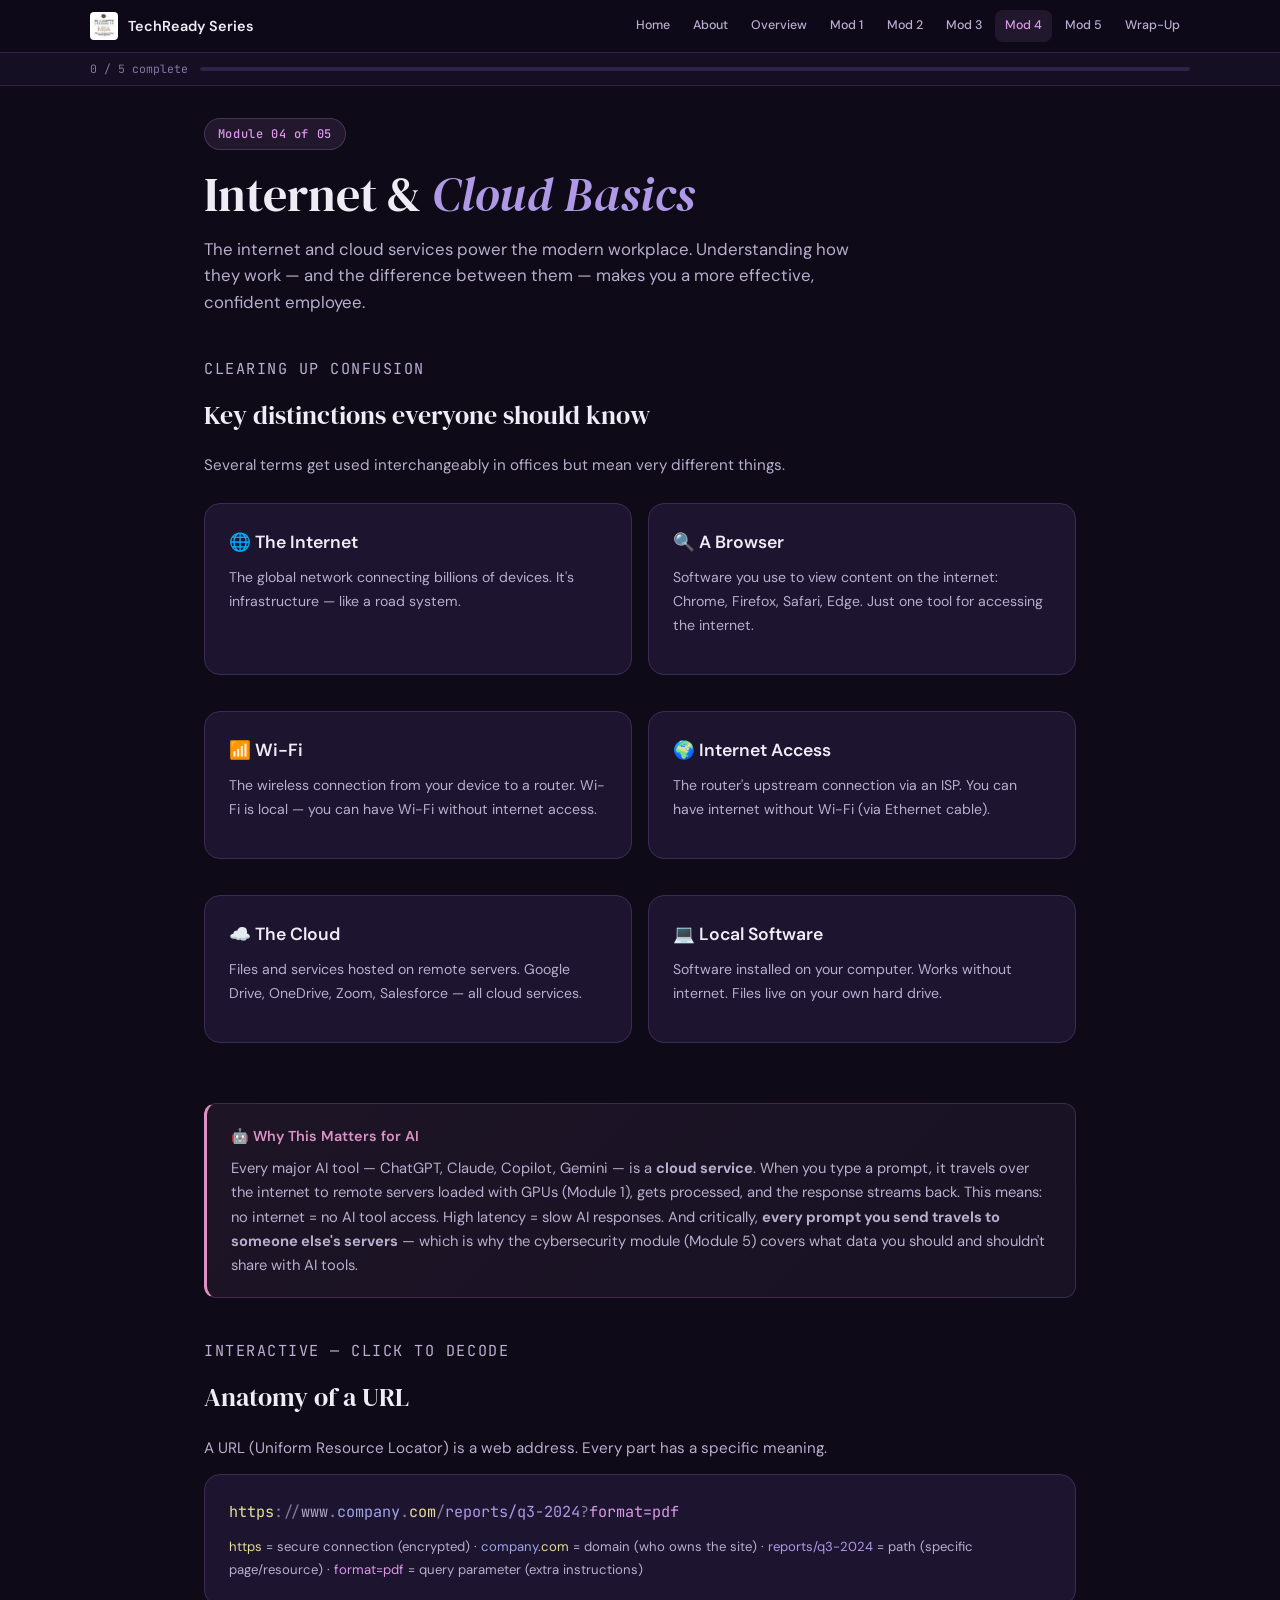
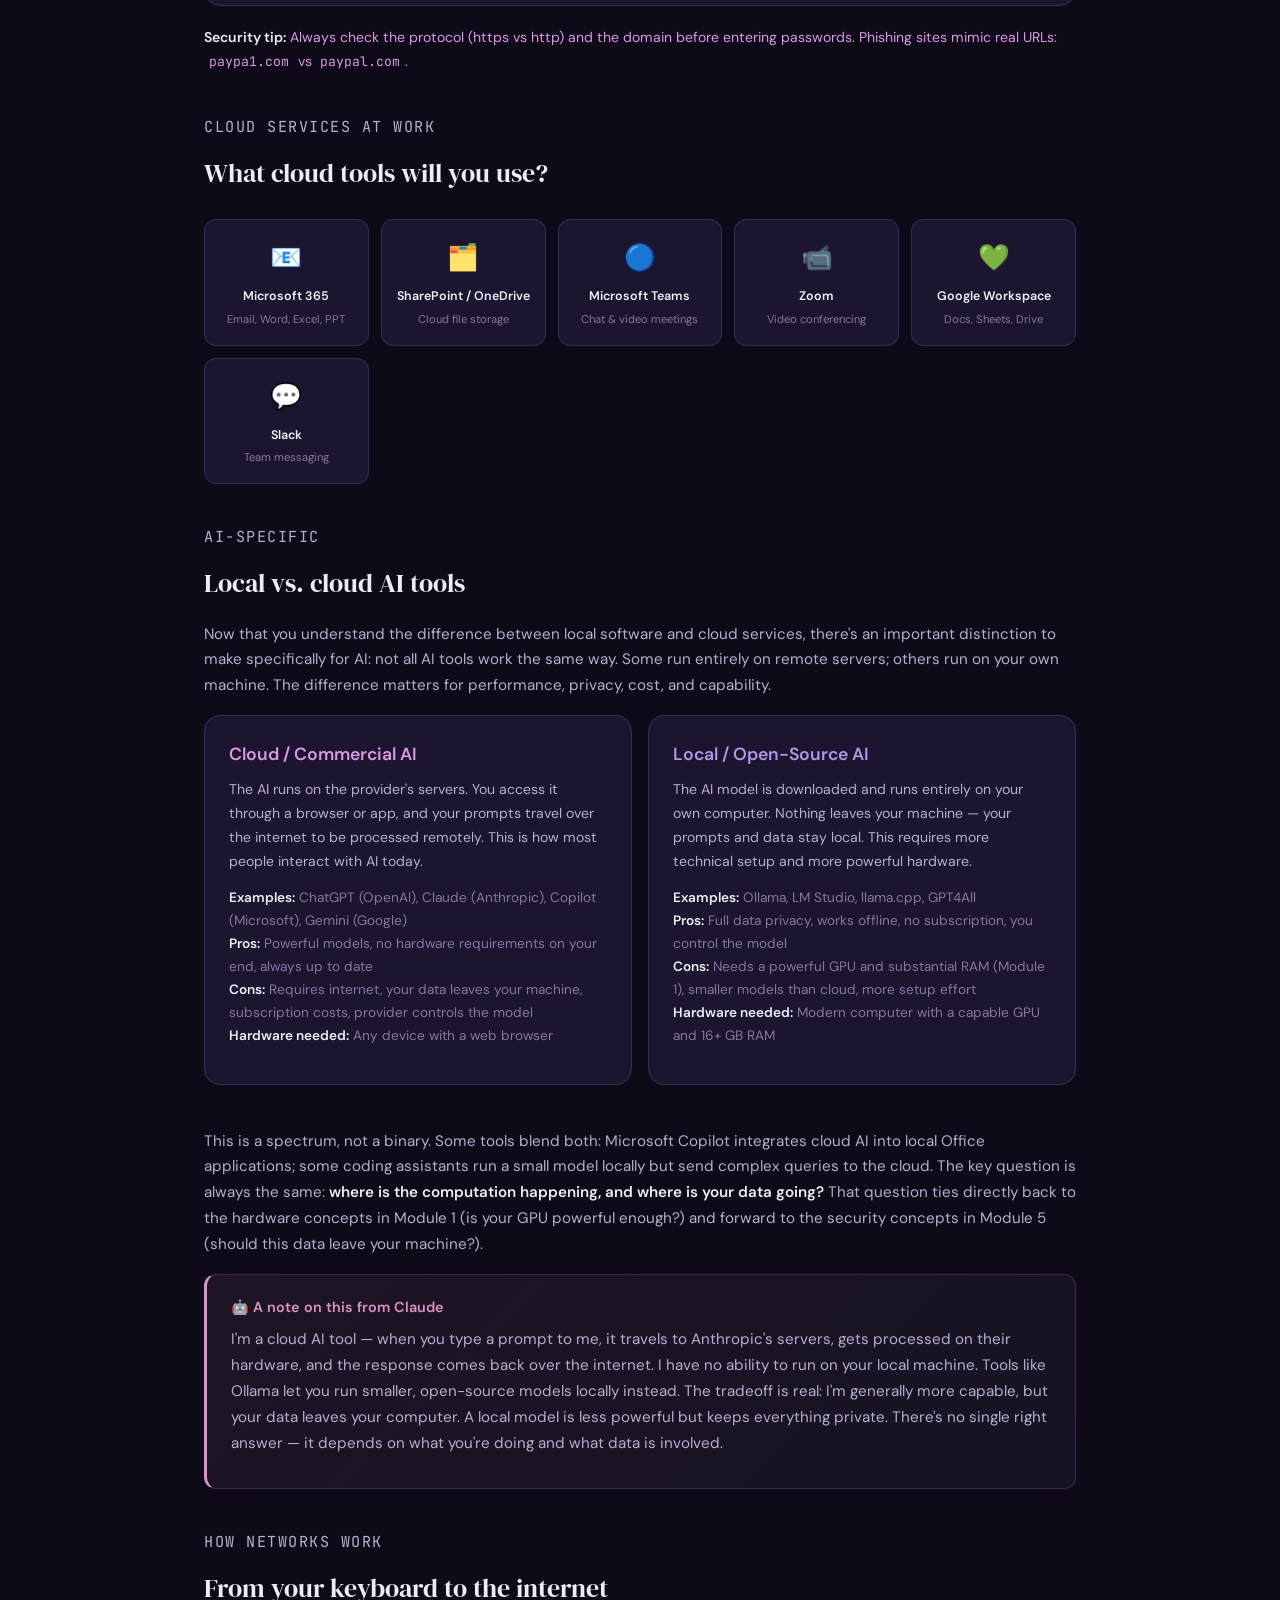
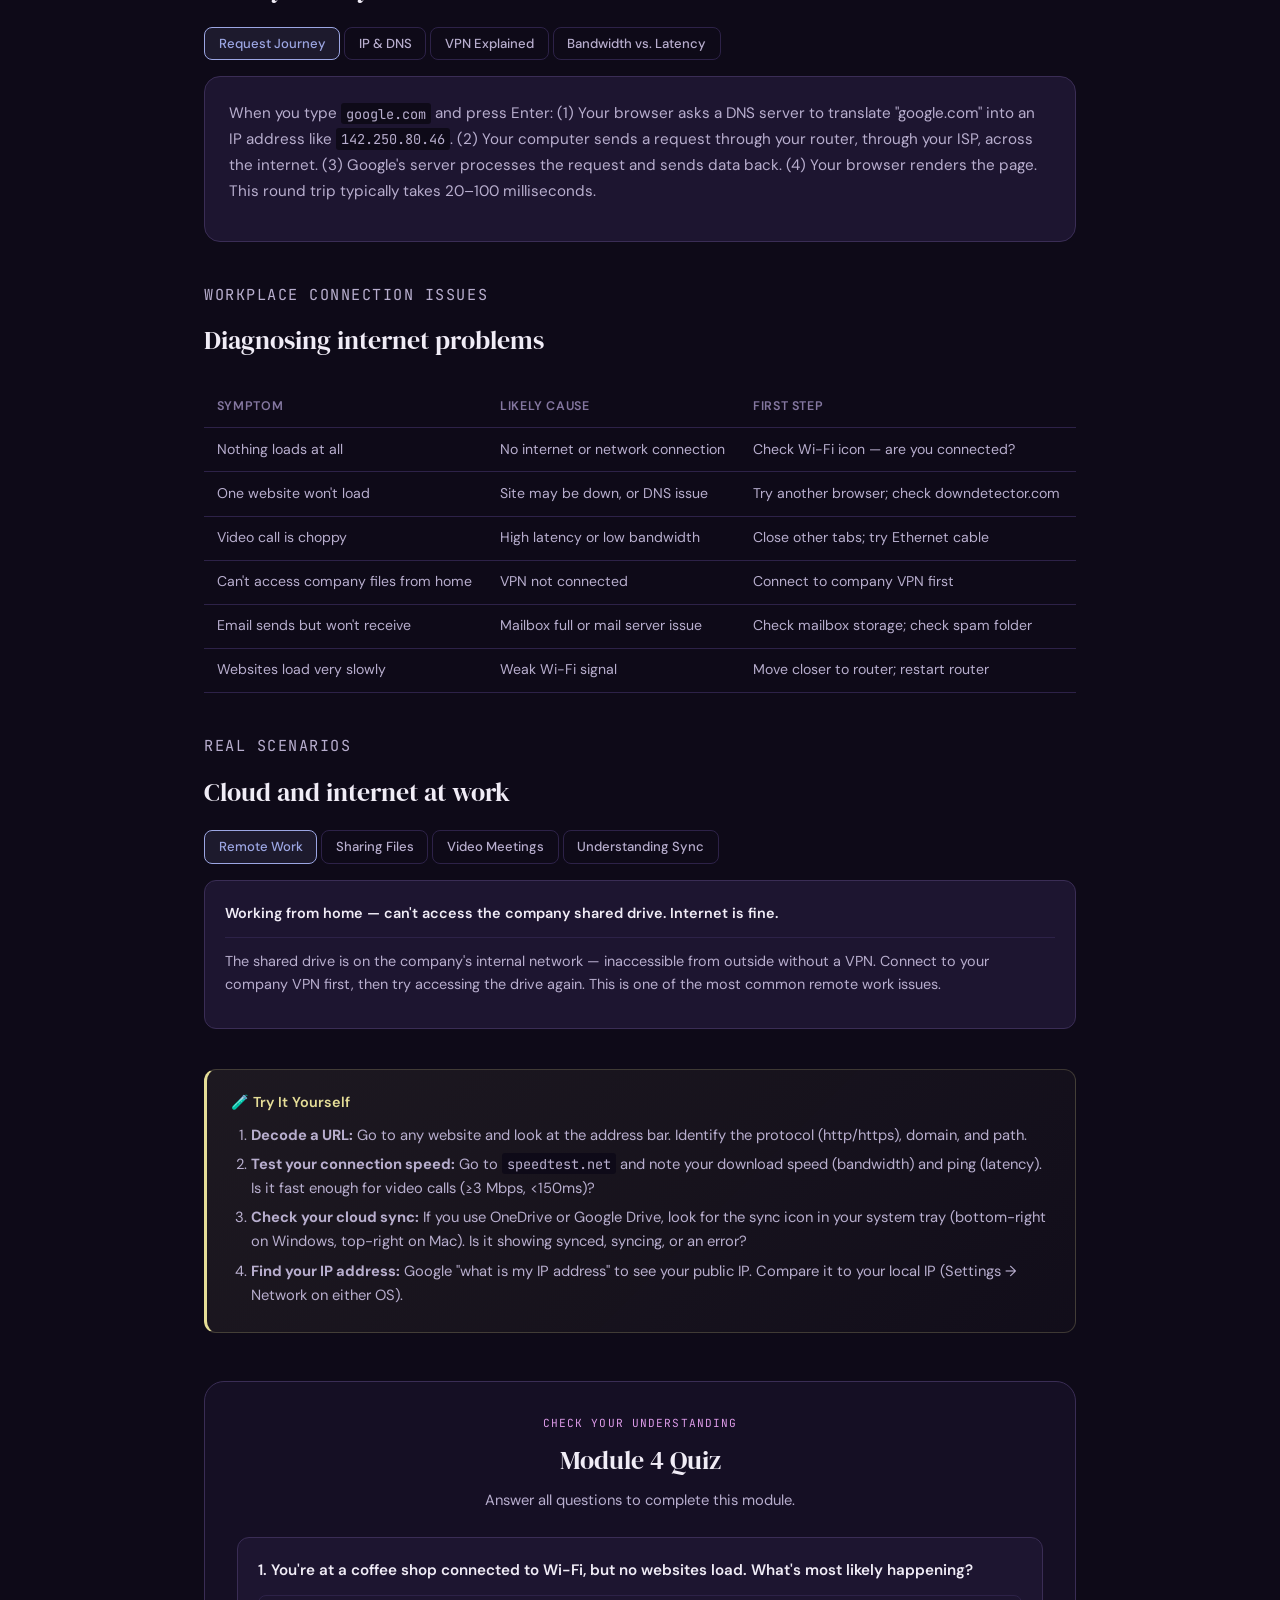
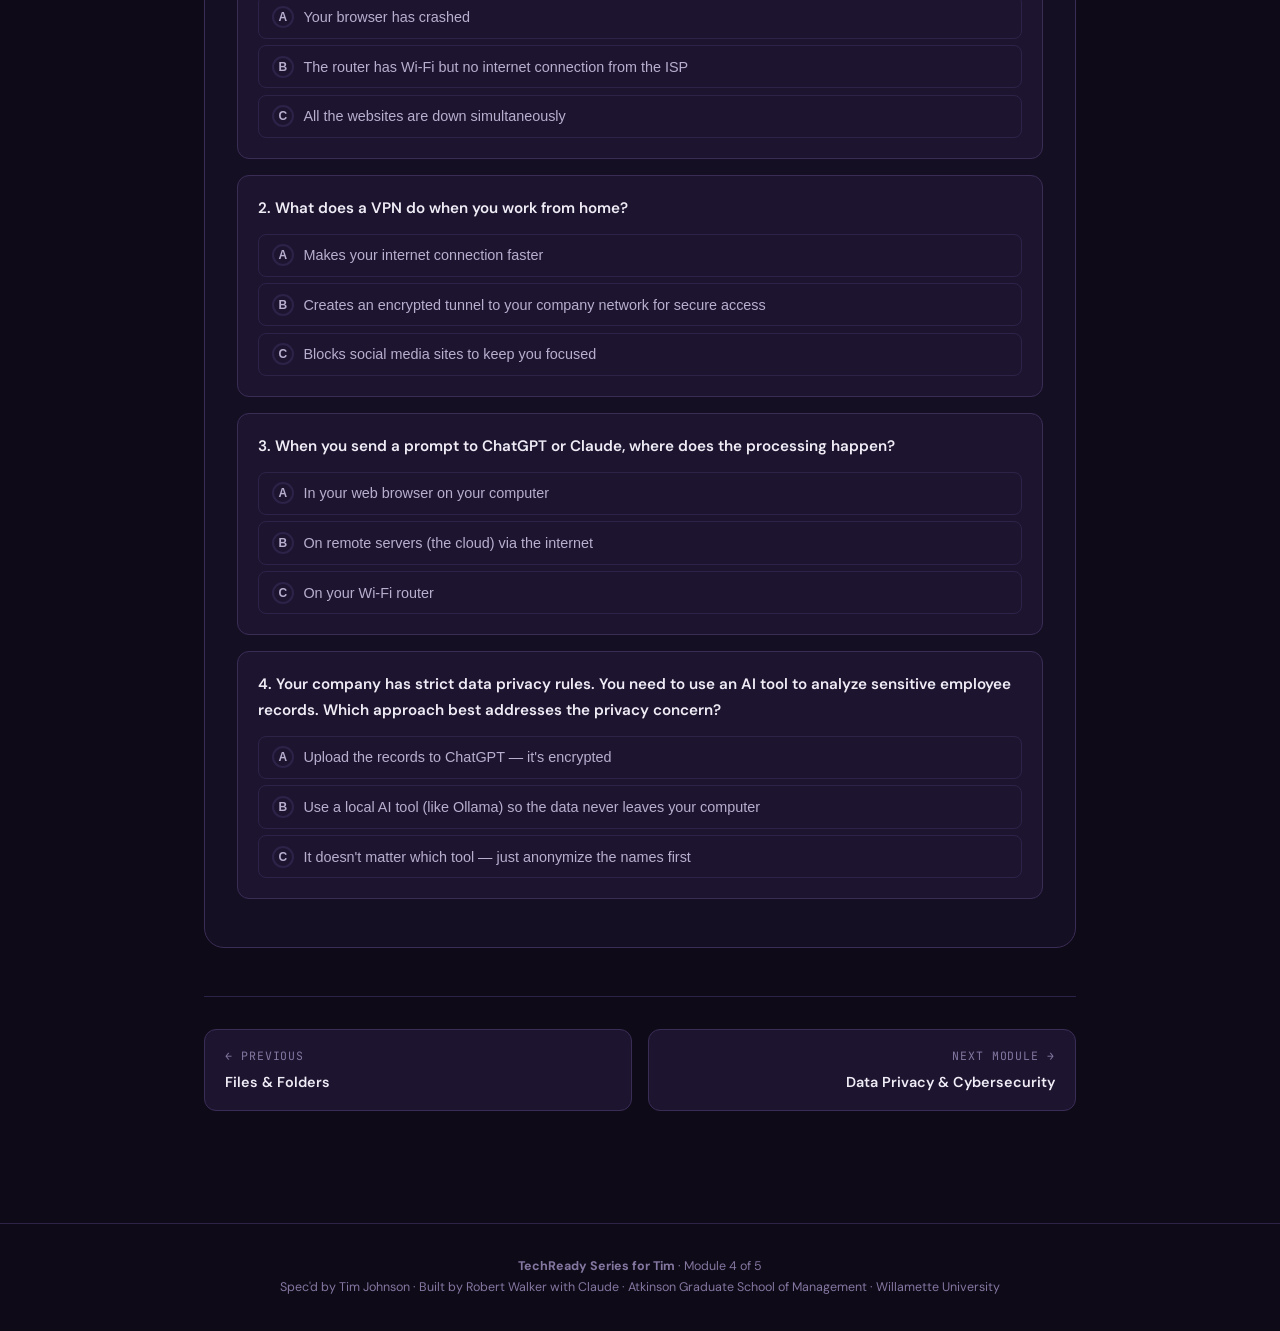
<file: module4-internet-cloud.html>
<!DOCTYPE html>
<html lang="en">
<head>
  <meta charset="UTF-8">
    <meta name="theme-color" content="#0e0a18">
  <meta name="viewport" content="width=device-width, initial-scale=1.0">
  <title>Module 4 — Internet & Cloud Basics | TechReady</title>
  <link rel="icon" type="image/svg+xml" href="data:image/svg+xml,<svg xmlns=%22http://www.w3.org/2000/svg%22 viewBox=%220 0 100 100%22><text y=%22.9em%22 font-size=%2290%22>🖥️</text></svg>">
  <link rel="stylesheet" href="style.css">
</head>
<body>

<nav class="top-nav" aria-label="Main navigation">
  <div class="top-nav-inner">
    <a href="index.html" class="nav-brand"><img src="./AGSMlogo.jpeg" alt="AGSM Logo"><span>TechReady Series</span></a>
    <div class="nav-links">
      <a href="index.html">Home</a>
      <a href="about.html">About</a>
      <a href="overview.html">Overview</a>
      <a href="module1-hardware-software.html">Mod 1</a>
      <a href="module2-operating-systems.html">Mod 2</a>
      <a href="module3-files-folders.html">Mod 3</a>
      <a href="module4-internet-cloud.html" class="active">Mod 4</a>
      <a href="module5-cybersecurity.html">Mod 5</a>
      <a href="conclusion.html">Wrap-Up</a>
    <button class="hamburger" onclick="document.querySelector('.nav-links').classList.toggle('open')" aria-label="Toggle navigation">
      <span></span><span></span><span></span>
    </button>
    </div>
  </div>
</nav>

<div class="progress-strip">
  <div class="progress-strip-inner">
    <span class="progress-text">0 / 5 complete</span>
    <div class="progress-bar-bg"><div class="progress-bar-fill" style="width:0%"></div></div>
  </div>
</div>

<div class="page-container">

  <div class="module-header">
    <div class="module-badge">Module 04 of 05</div>
    <h1>Internet & <em>Cloud Basics</em></h1>
    <p class="subtitle">The internet and cloud services power the modern workplace. Understanding how they work — and the difference between them — makes you a more effective, confident employee.</p>
  </div>

  <!-- Key Distinctions -->
  <div class="content-section">
    <p class="section-label">Clearing Up Confusion</p>
    <h2>Key distinctions everyone should know</h2>
    <p>Several terms get used interchangeably in offices but mean very different things.</p>

    <div class="two-col">
      <div class="card">
        <h3>🌐 The Internet</h3>
        <p style="font-size:0.88rem;color:var(--text-secondary);">The global network connecting billions of devices. It's infrastructure — like a road system.</p>
      </div>
      <div class="card">
        <h3>🔍 A Browser</h3>
        <p style="font-size:0.88rem;color:var(--text-secondary);">Software you use to view content on the internet: Chrome, Firefox, Safari, Edge. Just one tool for accessing the internet.</p>
      </div>
      <div class="card">
        <h3>📶 Wi-Fi</h3>
        <p style="font-size:0.88rem;color:var(--text-secondary);">The wireless connection from your device to a router. Wi-Fi is local — you can have Wi-Fi without internet access.</p>
      </div>
      <div class="card">
        <h3>🌍 Internet Access</h3>
        <p style="font-size:0.88rem;color:var(--text-secondary);">The router's upstream connection via an ISP. You can have internet without Wi-Fi (via Ethernet cable).</p>
      </div>
      <div class="card">
        <h3>☁️ The Cloud</h3>
        <p style="font-size:0.88rem;color:var(--text-secondary);">Files and services hosted on remote servers. Google Drive, OneDrive, Zoom, Salesforce — all cloud services.</p>
      </div>
      <div class="card">
        <h3>💻 Local Software</h3>
        <p style="font-size:0.88rem;color:var(--text-secondary);">Software installed on your computer. Works without internet. Files live on your own hard drive.</p>
      </div>
    </div>
  </div>

  <!-- AI Callout -->
  <div class="ai-callout">
    <div class="ai-callout-title">🤖 Why This Matters for AI</div>
    <p>Every major AI tool — ChatGPT, Claude, Copilot, Gemini — is a <strong>cloud service</strong>. When you type a prompt, it travels over the internet to remote servers loaded with GPUs (Module 1), gets processed, and the response streams back. This means: no internet = no AI tool access. High latency = slow AI responses. And critically, <strong>every prompt you send travels to someone else's servers</strong> — which is why the cybersecurity module (Module 5) covers what data you should and shouldn't share with AI tools.</p>
  </div>

  <!-- URL Anatomy -->
  <div class="content-section">
    <p class="section-label">Interactive — Click to Decode</p>
    <h2>Anatomy of a URL</h2>
    <p>A URL (Uniform Resource Locator) is a web address. Every part has a specific meaning.</p>

    <div class="card">
      <p style="font-family:var(--font-mono);font-size:0.95rem;word-break:break-all;">
        <span style="color:var(--accent-gold);">https</span><span style="color:var(--text-muted);">://</span><span style="color:var(--text-secondary);">www</span><span style="color:var(--text-muted);">.</span><span style="color:var(--accent-periwinkle);">company</span><span style="color:var(--text-muted);">.</span><span style="color:var(--accent-yellow);">com</span><span style="color:var(--text-muted);">/</span><span style="color:var(--accent-purple);">reports/q3-2024</span><span style="color:var(--text-muted);">?</span><span style="color:var(--accent-orange);">format=pdf</span>
      </p>
      <div style="margin-top:0.75rem;font-size:0.82rem;color:var(--text-secondary);line-height:1.7;">
        <span style="color:var(--accent-gold);">https</span> = secure connection (encrypted) · 
        <span style="color:var(--accent-periwinkle);">company</span>.<span style="color:var(--accent-yellow);">com</span> = domain (who owns the site) · 
        <span style="color:var(--accent-purple);">reports/q3-2024</span> = path (specific page/resource) · 
        <span style="color:var(--accent-orange);">format=pdf</span> = query parameter (extra instructions)
      </div>
    </div>
    <p style="color:var(--accent-orange);font-size:0.88rem;margin-top:0.5rem;"><strong>Security tip:</strong> Always check the protocol (https vs http) and the domain before entering passwords. Phishing sites mimic real URLs: <code style="background:var(--bg-primary);padding:0.1rem 0.3rem;border-radius:3px;font-family:var(--font-mono);font-size:0.82rem;">paypa1.com</code> vs <code style="background:var(--bg-primary);padding:0.1rem 0.3rem;border-radius:3px;font-family:var(--font-mono);font-size:0.82rem;">paypal.com</code>.</p>
  </div>

  <!-- Cloud Services -->
  <div class="content-section">
    <p class="section-label">Cloud Services at Work</p>
    <h2>What cloud tools will you use?</h2>
    <div class="icon-grid" style="grid-template-columns: repeat(auto-fill, minmax(150px, 1fr));">
      <div class="icon-item"><div class="icon-emoji">📧</div><div class="icon-label">Microsoft 365</div><div class="icon-sub">Email, Word, Excel, PPT</div></div>
      <div class="icon-item"><div class="icon-emoji">🗂️</div><div class="icon-label">SharePoint / OneDrive</div><div class="icon-sub">Cloud file storage</div></div>
      <div class="icon-item"><div class="icon-emoji">🔵</div><div class="icon-label">Microsoft Teams</div><div class="icon-sub">Chat & video meetings</div></div>
      <div class="icon-item"><div class="icon-emoji">📹</div><div class="icon-label">Zoom</div><div class="icon-sub">Video conferencing</div></div>
      <div class="icon-item"><div class="icon-emoji">💚</div><div class="icon-label">Google Workspace</div><div class="icon-sub">Docs, Sheets, Drive</div></div>
      <div class="icon-item"><div class="icon-emoji">💬</div><div class="icon-label">Slack</div><div class="icon-sub">Team messaging</div></div>
    </div>
  </div>

  <!-- Local vs. Cloud AI Tools -->
  <div class="content-section">
    <p class="section-label">AI-Specific</p>
    <h2>Local vs. cloud AI tools</h2>
    <p>
      Now that you understand the difference between local software and cloud services, there's
      an important distinction to make specifically for AI: not all AI tools work the same way.
      Some run entirely on remote servers; others run on your own machine. The difference matters
      for performance, privacy, cost, and capability.
    </p>

    <div class="two-col" style="margin-top:1rem;">
      <div class="card">
        <h3 style="color:var(--accent-orchid);">Cloud / Commercial AI</h3>
        <p style="font-size:0.88rem;color:var(--text-secondary);">
          The AI runs on the provider's servers. You access it through a browser or app, and your
          prompts travel over the internet to be processed remotely. This is how most people
          interact with AI today.
        </p>
        <p style="font-size:0.85rem;color:var(--text-muted);margin-top:0.5rem;">
          <strong>Examples:</strong> ChatGPT (OpenAI), Claude (Anthropic), Copilot (Microsoft), Gemini (Google)<br>
          <strong>Pros:</strong> Powerful models, no hardware requirements on your end, always up to date<br>
          <strong>Cons:</strong> Requires internet, your data leaves your machine, subscription costs, provider controls the model<br>
          <strong>Hardware needed:</strong> Any device with a web browser
        </p>
      </div>
      <div class="card">
        <h3 style="color:var(--accent-lavender);">Local / Open-Source AI</h3>
        <p style="font-size:0.88rem;color:var(--text-secondary);">
          The AI model is downloaded and runs entirely on your own computer. Nothing leaves your
          machine — your prompts and data stay local. This requires more technical setup and
          more powerful hardware.
        </p>
        <p style="font-size:0.85rem;color:var(--text-muted);margin-top:0.5rem;">
          <strong>Examples:</strong> Ollama, LM Studio, llama.cpp, GPT4All<br>
          <strong>Pros:</strong> Full data privacy, works offline, no subscription, you control the model<br>
          <strong>Cons:</strong> Needs a powerful GPU and substantial RAM (Module 1), smaller models than cloud, more setup effort<br>
          <strong>Hardware needed:</strong> Modern computer with a capable GPU and 16+ GB RAM
        </p>
      </div>
    </div>

    <p style="margin-top:1rem;">
      This is a spectrum, not a binary. Some tools blend both: Microsoft Copilot integrates cloud
      AI into local Office applications; some coding assistants run a small model locally but send
      complex queries to the cloud. The key question is always the same: <strong>where is the computation
      happening, and where is your data going?</strong> That question ties directly back to the hardware
      concepts in Module 1 (is your GPU powerful enough?) and forward to the security concepts in
      Module 5 (should this data leave your machine?).
    </p>

    <div class="ai-callout" style="margin-top:1rem;">
      <div class="ai-callout-title">🤖 A note on this from Claude</div>
      <p>I'm a cloud AI tool — when you type a prompt to me, it travels to Anthropic's servers,
      gets processed on their hardware, and the response comes back over the internet. I have no
      ability to run on your local machine. Tools like Ollama let you run smaller, open-source
      models locally instead. The tradeoff is real: I'm generally more capable, but your data leaves
      your computer. A local model is less powerful but keeps everything private. There's no single
      right answer — it depends on what you're doing and what data is involved.</p>
    </div>
  </div>

  <!-- How Networks Work -->
  <div class="content-section">
    <p class="section-label">How Networks Work</p>
    <h2>From your keyboard to the internet</h2>

    <div data-tabs>
      <div class="tabs">
        <button class="tab-btn active" data-target="net1" aria-label="Journey of a request">Request Journey</button>
        <button class="tab-btn" data-target="net2" aria-label="IP and DNS">IP & DNS</button>
        <button class="tab-btn" data-target="net3" aria-label="VPN">VPN Explained</button>
        <button class="tab-btn" data-target="net4" aria-label="Bandwidth">Bandwidth vs. Latency</button>
      </div>
      <div id="net1" class="tab-panel active">
        <div class="card"><p>When you type <code style="background:var(--bg-primary);padding:0.1rem 0.3rem;border-radius:3px;font-family:var(--font-mono);font-size:0.85rem;">google.com</code> and press Enter: (1) Your browser asks a DNS server to translate "google.com" into an IP address like <code style="background:var(--bg-primary);padding:0.1rem 0.3rem;border-radius:3px;font-family:var(--font-mono);font-size:0.85rem;">142.250.80.46</code>. (2) Your computer sends a request through your router, through your ISP, across the internet. (3) Google's server processes the request and sends data back. (4) Your browser renders the page. This round trip typically takes 20–100 milliseconds.</p></div>
      </div>
      <div id="net2" class="tab-panel">
        <div class="card"><p>Every device on the internet has an <strong>IP address</strong> — a unique identifier like <code style="background:var(--bg-primary);padding:0.1rem 0.3rem;border-radius:3px;font-family:var(--font-mono);font-size:0.85rem;">192.168.1.1</code>. <strong>DNS (Domain Name System)</strong> is like a phone book: it translates human-readable names (google.com) into IP addresses. When IT says "flush your DNS," they're clearing a local cache to fix connectivity issues.</p></div>
      </div>
      <div id="net3" class="tab-panel">
        <div class="card"><p>A <strong>VPN (Virtual Private Network)</strong> creates an encrypted tunnel from your device to a company server. When working from home, a VPN makes your connection appear to come from the company network — giving you access to internal resources. It also encrypts your traffic, protecting it on public Wi-Fi. Your IT department provides VPN software and credentials.</p></div>
      </div>
      <div id="net4" class="tab-panel">
        <div class="card"><p><strong>Bandwidth</strong> = how much data can flow at once (highway lane width). Measured in Mbps. High bandwidth = fast downloads. <strong>Latency</strong> = how long for data to make a round trip (travel time). Measured in milliseconds. High latency = lag in video calls. You can have high bandwidth but high latency (satellite internet) — fast downloads but laggy video calls.</p></div>
      </div>
    </div>
  </div>

  <!-- Troubleshooting -->
  <div class="content-section">
    <p class="section-label">Workplace Connection Issues</p>
    <h2>Diagnosing internet problems</h2>
    <table class="comp-table">
      <thead><tr><th>Symptom</th><th>Likely Cause</th><th>First Step</th></tr></thead>
      <tbody>
        <tr><td>Nothing loads at all</td><td>No internet or network connection</td><td>Check Wi-Fi icon — are you connected?</td></tr>
        <tr><td>One website won't load</td><td>Site may be down, or DNS issue</td><td>Try another browser; check downdetector.com</td></tr>
        <tr><td>Video call is choppy</td><td>High latency or low bandwidth</td><td>Close other tabs; try Ethernet cable</td></tr>
        <tr><td>Can't access company files from home</td><td>VPN not connected</td><td>Connect to company VPN first</td></tr>
        <tr><td>Email sends but won't receive</td><td>Mailbox full or mail server issue</td><td>Check mailbox storage; check spam folder</td></tr>
        <tr><td>Websites load very slowly</td><td>Weak Wi-Fi signal</td><td>Move closer to router; restart router</td></tr>
      </tbody>
    </table>
  </div>

  <!-- Scenarios -->
  <div class="content-section">
    <p class="section-label">Real Scenarios</p>
    <h2>Cloud and internet at work</h2>

    <div data-tabs>
      <div class="tabs">
        <button class="tab-btn active" data-target="cl1" aria-label="Remote work">Remote Work</button>
        <button class="tab-btn" data-target="cl2" aria-label="Sharing">Sharing Files</button>
        <button class="tab-btn" data-target="cl3" aria-label="Video">Video Meetings</button>
        <button class="tab-btn" data-target="cl4" aria-label="Sync">Understanding Sync</button>
      </div>
      <div id="cl1" class="tab-panel active">
        <div class="scenario-card">
          <div class="scenario-header">Working from home — can't access the company shared drive. Internet is fine.</div>
          <div class="answer"><p>The shared drive is on the company's internal network — inaccessible from outside without a VPN. Connect to your company VPN first, then try accessing the drive again. This is one of the most common remote work issues.</p></div>
        </div>
      </div>
      <div id="cl2" class="tab-panel">
        <div class="scenario-card">
          <div class="scenario-header">Manager asks you to share a 200MB video file with a client. Too large for email.</div>
          <div class="answer"><p>Upload to OneDrive or Google Drive → Share → get a shareable link → send the link by email. Sharing links is better than attachments — saves storage, ensures the latest version, and lets you control access.</p></div>
        </div>
      </div>
      <div id="cl3" class="tab-panel">
        <div class="scenario-card">
          <div class="scenario-header">Your video call is freezing and pixelating. Others can see and hear you fine.</div>
          <div class="answer"><p>The problem is your connection. Steps: (1) Close other browser tabs. (2) Move closer to router. (3) Plug into Ethernet if possible. (4) Lower camera resolution in settings. (5) Restart router. Video calls need ≥3 Mbps and under 150ms latency.</p></div>
        </div>
      </div>
      <div id="cl4" class="tab-panel">
        <div class="scenario-card">
          <div class="scenario-header">You save a file to OneDrive. A colleague sees it on their computer within seconds. How?</div>
          <div class="answer"><p>OneDrive is a <strong>sync client</strong>. When you save, the OneDrive app uploads to Microsoft's servers. Your colleague's app detects the new file and downloads it automatically. This happens in near real-time as long as both computers are online.</p></div>
        </div>
      </div>
    </div>
  </div>

  <!-- Try It Yourself -->
  <div class="try-it">
    <div class="try-it-title">🧪 Try It Yourself</div>
    <ol>
      <li><strong>Decode a URL:</strong> Go to any website and look at the address bar. Identify the protocol (http/https), domain, and path.</li>
      <li><strong>Test your connection speed:</strong> Go to <code style="background:var(--bg-primary);padding:0.1rem 0.3rem;border-radius:3px;font-family:var(--font-mono);font-size:0.85rem;">speedtest.net</code> and note your download speed (bandwidth) and ping (latency). Is it fast enough for video calls (≥3 Mbps, <150ms)?</li>
      <li><strong>Check your cloud sync:</strong> If you use OneDrive or Google Drive, look for the sync icon in your system tray (bottom-right on Windows, top-right on Mac). Is it showing synced, syncing, or an error?</li>
      <li><strong>Find your IP address:</strong> Google "what is my IP address" to see your public IP. Compare it to your local IP (Settings → Network on either OS).</li>
    </ol>
  </div>

  <!-- Quiz -->
  <div class="quiz-section" data-module="4">
    <p class="section-label" style="text-align:center;">Check Your Understanding</p>
    <h2>Module 4 Quiz</h2>
    <p class="quiz-intro">Answer all questions to complete this module.</p>

    <div class="quiz-question">
      <p class="q-text">1. You're at a coffee shop connected to Wi-Fi, but no websites load. What's most likely happening?</p>
      <div class="quiz-options">
        <button class="quiz-option" data-correct="false" data-explanation="Your browser is fine if it opens — the issue is upstream from the browser."><span class="marker">A</span> Your browser has crashed</button>
        <button class="quiz-option" data-correct="true" data-explanation="Correct! Wi-Fi connects you to the router, but the router's internet connection (via ISP) may be down. You have Wi-Fi without internet — a common distinction people miss."><span class="marker">B</span> The router has Wi-Fi but no internet connection from the ISP</button>
        <button class="quiz-option" data-correct="false" data-explanation="All websites being down at the same time is extraordinarily unlikely. The issue is almost certainly your connection, not the sites."><span class="marker">C</span> All the websites are down simultaneously</button>
      </div>
      <div class="quiz-feedback"></div>
    </div>

    <div class="quiz-question">
      <p class="q-text">2. What does a VPN do when you work from home?</p>
      <div class="quiz-options">
        <button class="quiz-option" data-correct="false" data-explanation="VPNs don't increase speed — they actually add a small amount of overhead. Their purpose is secure access and encryption."><span class="marker">A</span> Makes your internet connection faster</button>
        <button class="quiz-option" data-correct="true" data-explanation="Correct! A VPN creates an encrypted tunnel to your company's network, making it appear you're connected from inside the office. This lets you access internal resources like shared drives securely."><span class="marker">B</span> Creates an encrypted tunnel to your company network for secure access</button>
        <button class="quiz-option" data-correct="false" data-explanation="VPN stands for Virtual Private Network. It routes your traffic through company servers, not through social media platforms."><span class="marker">C</span> Blocks social media sites to keep you focused</button>
      </div>
      <div class="quiz-feedback"></div>
    </div>

    <div class="quiz-question">
      <p class="q-text">3. When you send a prompt to ChatGPT or Claude, where does the processing happen?</p>
      <div class="quiz-options">
        <button class="quiz-option" data-correct="false" data-explanation="Your browser only sends the prompt and displays the response. The actual AI processing requires specialized GPU servers that don't exist on your computer."><span class="marker">A</span> In your web browser on your computer</button>
        <button class="quiz-option" data-correct="true" data-explanation="Correct! AI tools like ChatGPT and Claude are cloud services. Your prompt travels over the internet to remote servers with specialized GPUs, gets processed there, and the response streams back."><span class="marker">B</span> On remote servers (the cloud) via the internet</button>
        <button class="quiz-option" data-correct="false" data-explanation="Your router just passes network traffic. It doesn't have the processing power to run AI models."><span class="marker">C</span> On your Wi-Fi router</button>
      </div>
      <div class="quiz-feedback"></div>
    </div>

    <div class="quiz-question">
      <p class="q-text">4. Your company has strict data privacy rules. You need to use an AI tool to analyze sensitive employee records. Which approach best addresses the privacy concern?</p>
      <div class="quiz-options">
        <button class="quiz-option" data-correct="false" data-explanation="ChatGPT is a cloud service — your data leaves your machine and travels to OpenAI's servers. For sensitive employee records under strict privacy rules, this may not be acceptable."><span class="marker">A</span> Upload the records to ChatGPT — it's encrypted</button>
        <button class="quiz-option" data-correct="true" data-explanation="Correct! A local AI tool like Ollama processes everything on your own hardware. The data never leaves your machine, which addresses the privacy concern. The tradeoff is that local models are typically less capable and require stronger hardware."><span class="marker">B</span> Use a local AI tool (like Ollama) so the data never leaves your computer</button>
        <button class="quiz-option" data-correct="false" data-explanation="Anonymizing data is a good practice, but the question is about the tool architecture. Even anonymized data is being sent to external servers with a cloud tool. Understanding local vs. cloud is the key concept here."><span class="marker">C</span> It doesn't matter which tool — just anonymize the names first</button>
      </div>
      <div class="quiz-feedback"></div>
    </div>

    <div class="quiz-score">
      <div class="score-num"></div>
      <p class="score-msg"></p>
    </div>
  </div>

  <div class="module-nav">
    <a href="module3-files-folders.html" class="prev">
      <div class="nav-dir">← Previous</div>
      <div class="nav-title">Files & Folders</div>
    </a>
    <a href="module5-cybersecurity.html" class="next">
      <div class="nav-dir">Next Module →</div>
      <div class="nav-title">Data Privacy & Cybersecurity</div>
    </a>
  </div>

</div>

<footer class="site-footer">
  <strong>TechReady Series for Tim</strong> · Module 4 of 5<br>
  Spec'd by Tim Johnson · Built by Robert Walker with Claude · Atkinson Graduate School of Management · Willamette University
</footer>

<script src="app.js"></script>
</body>
</html>
</file>
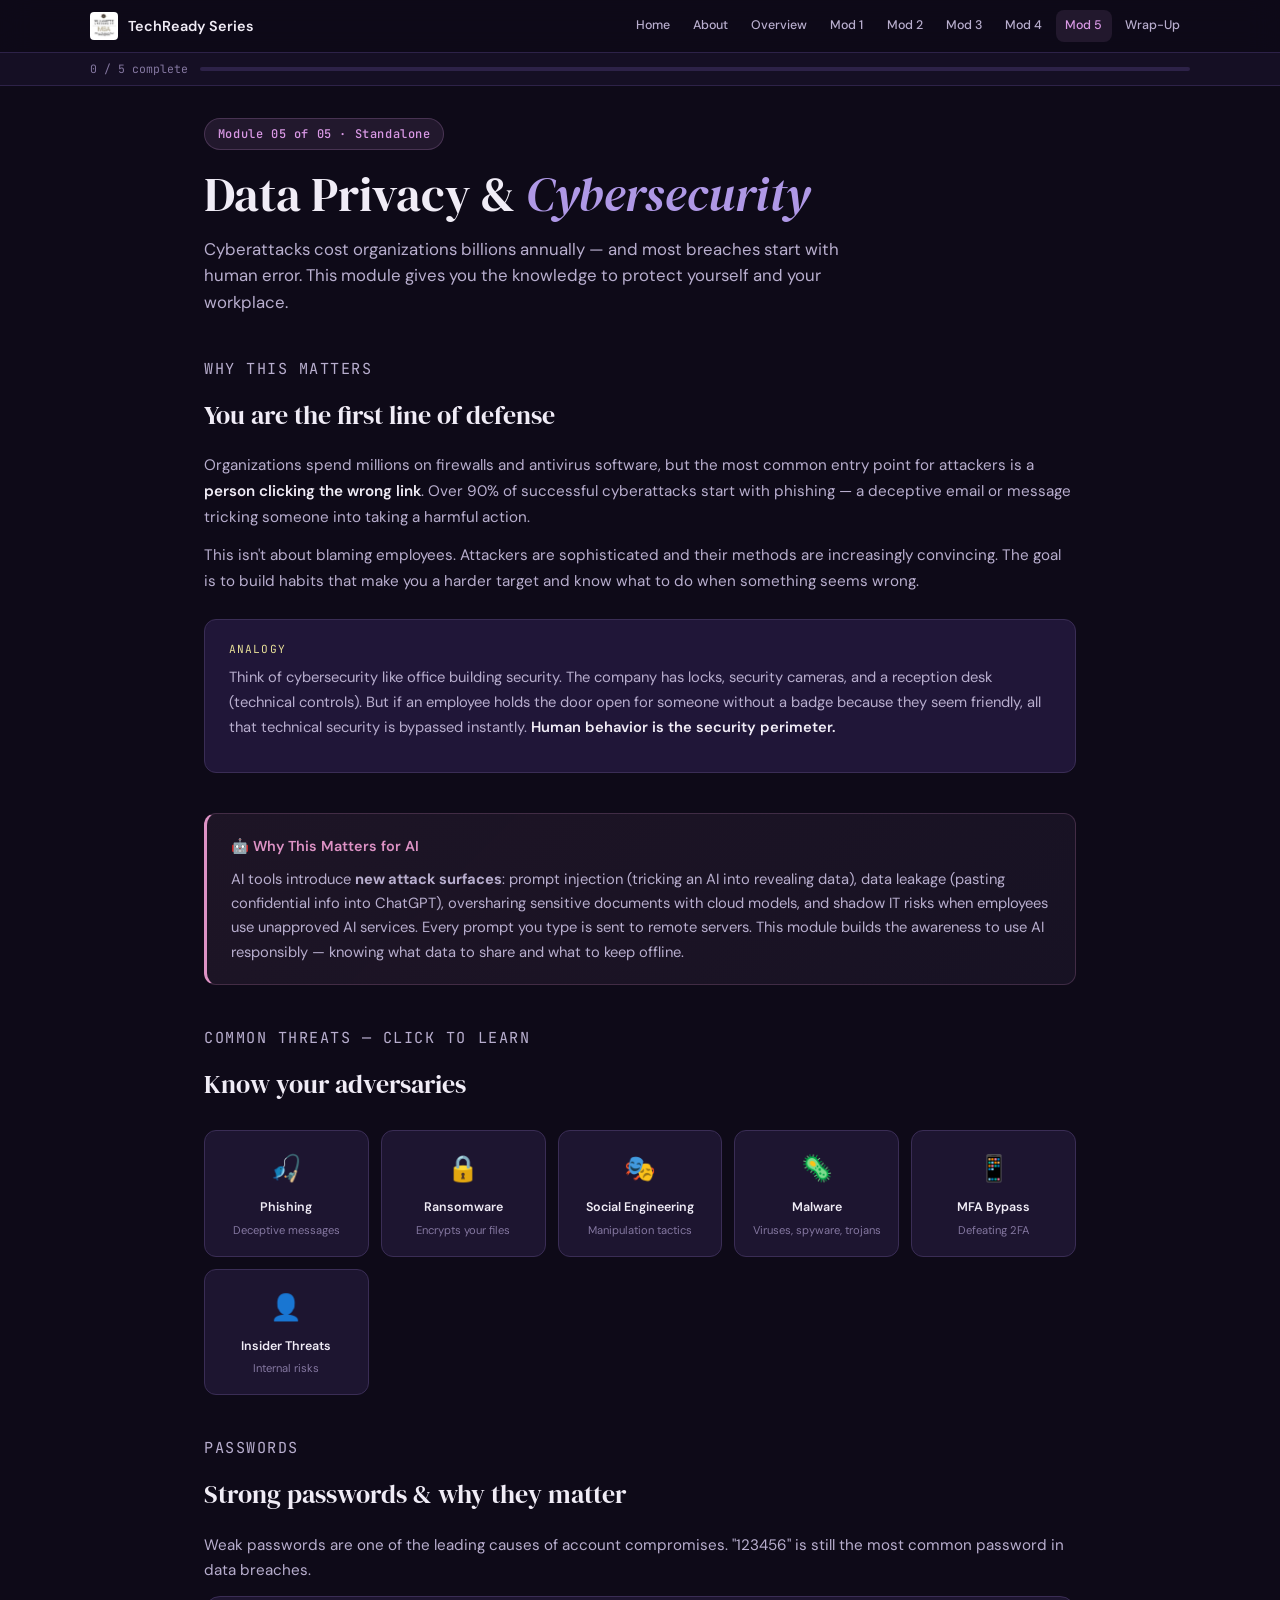
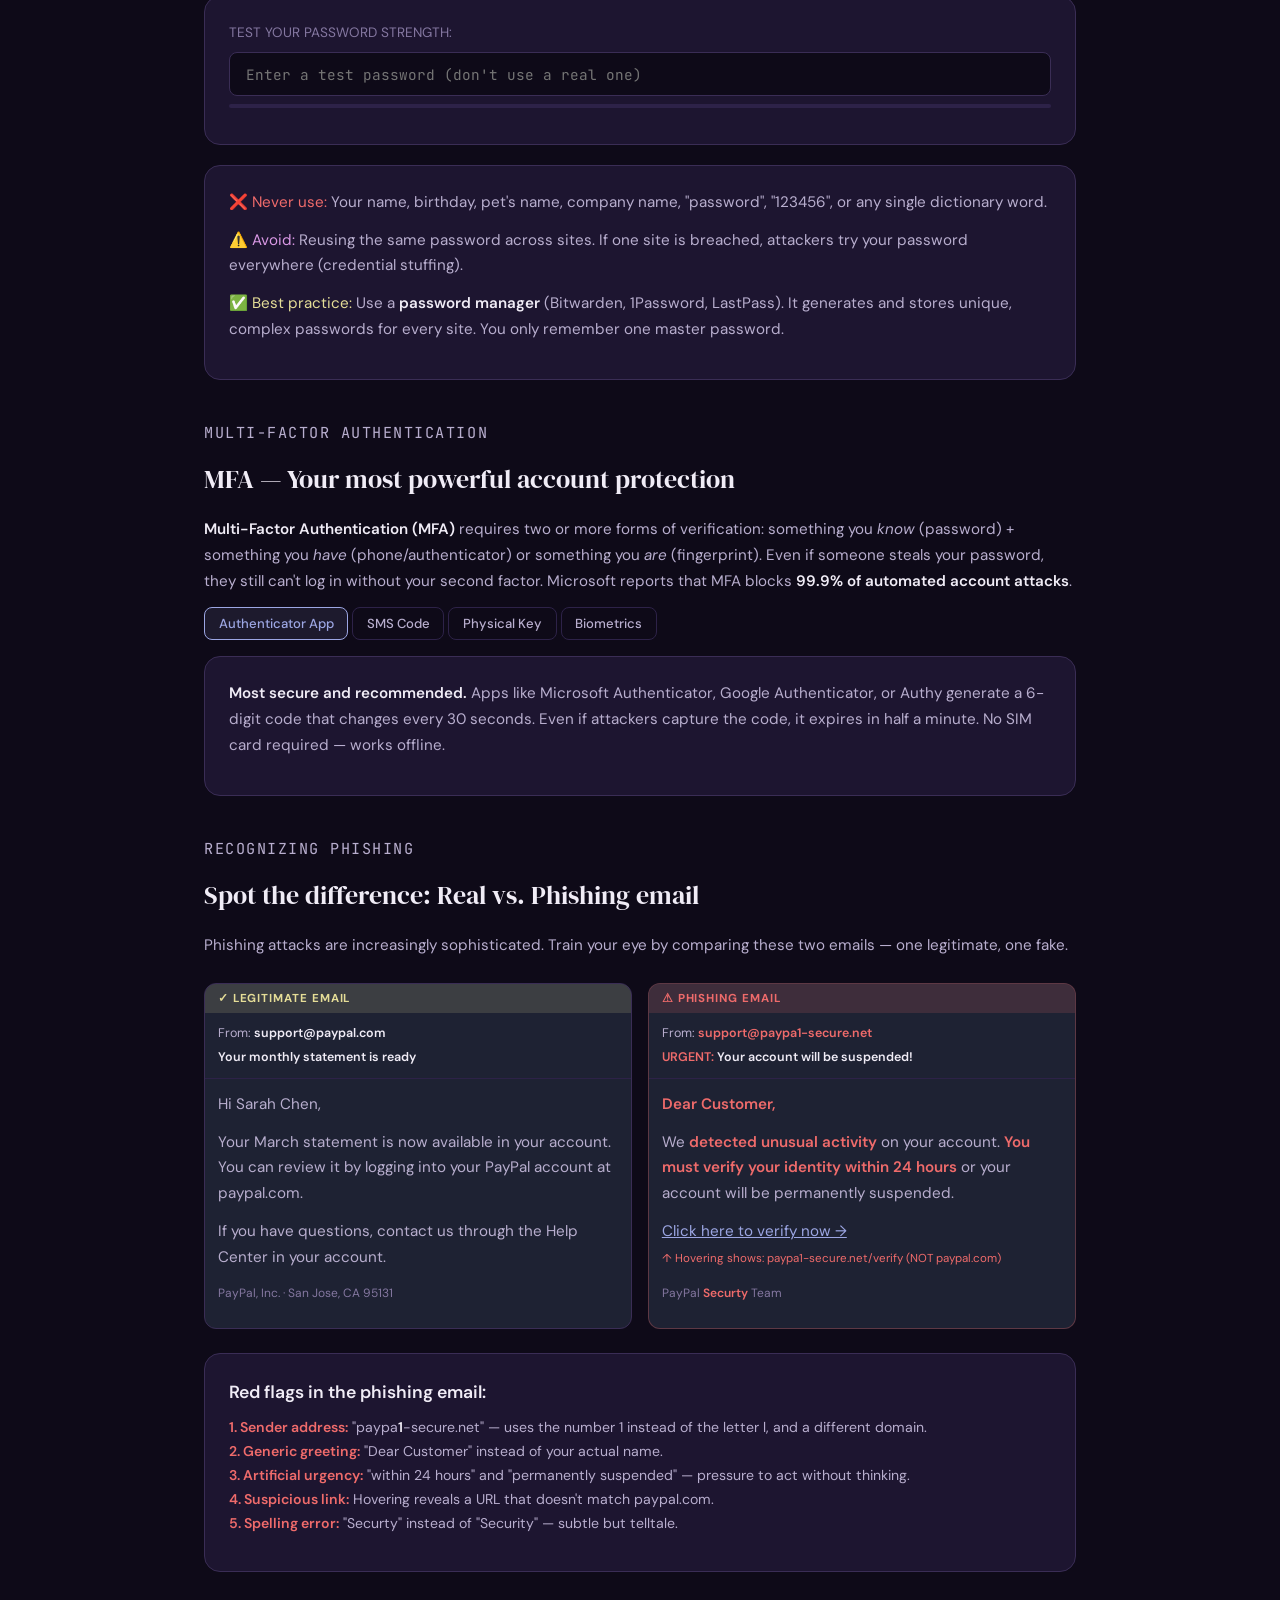
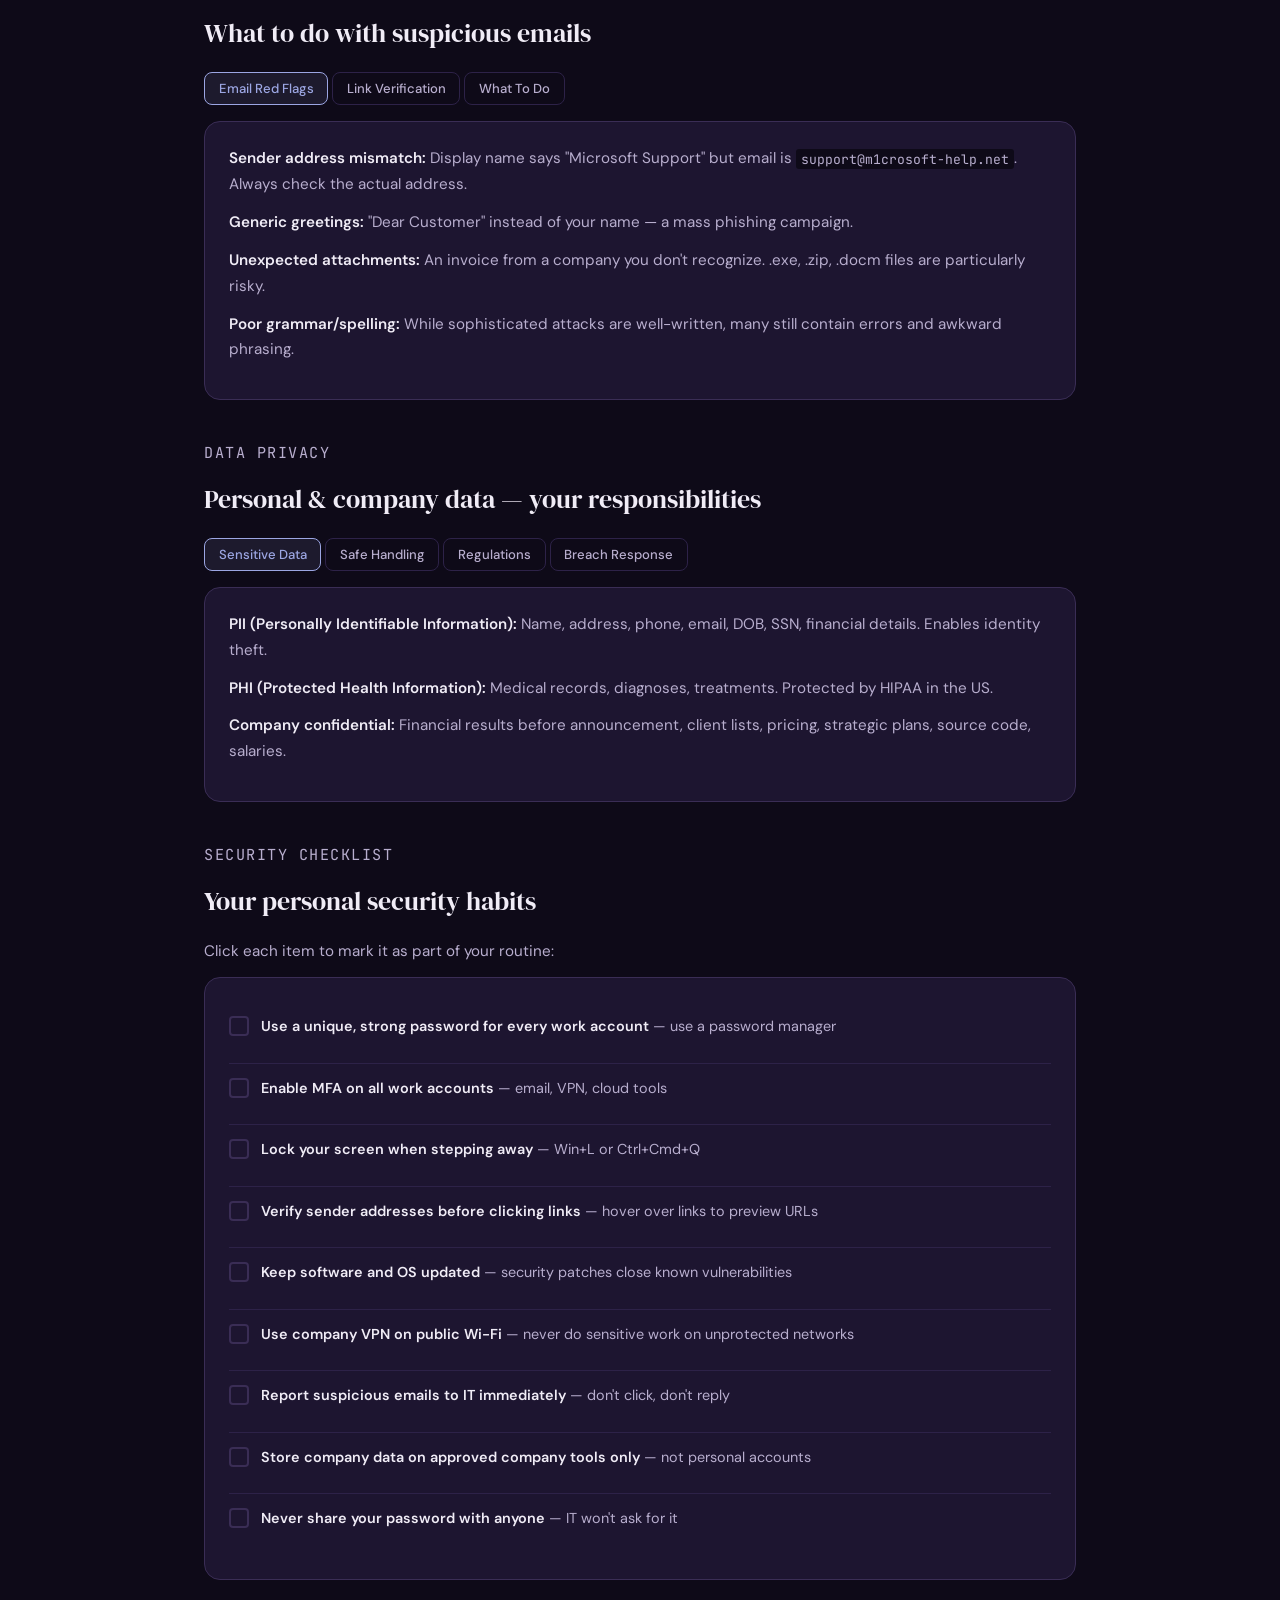
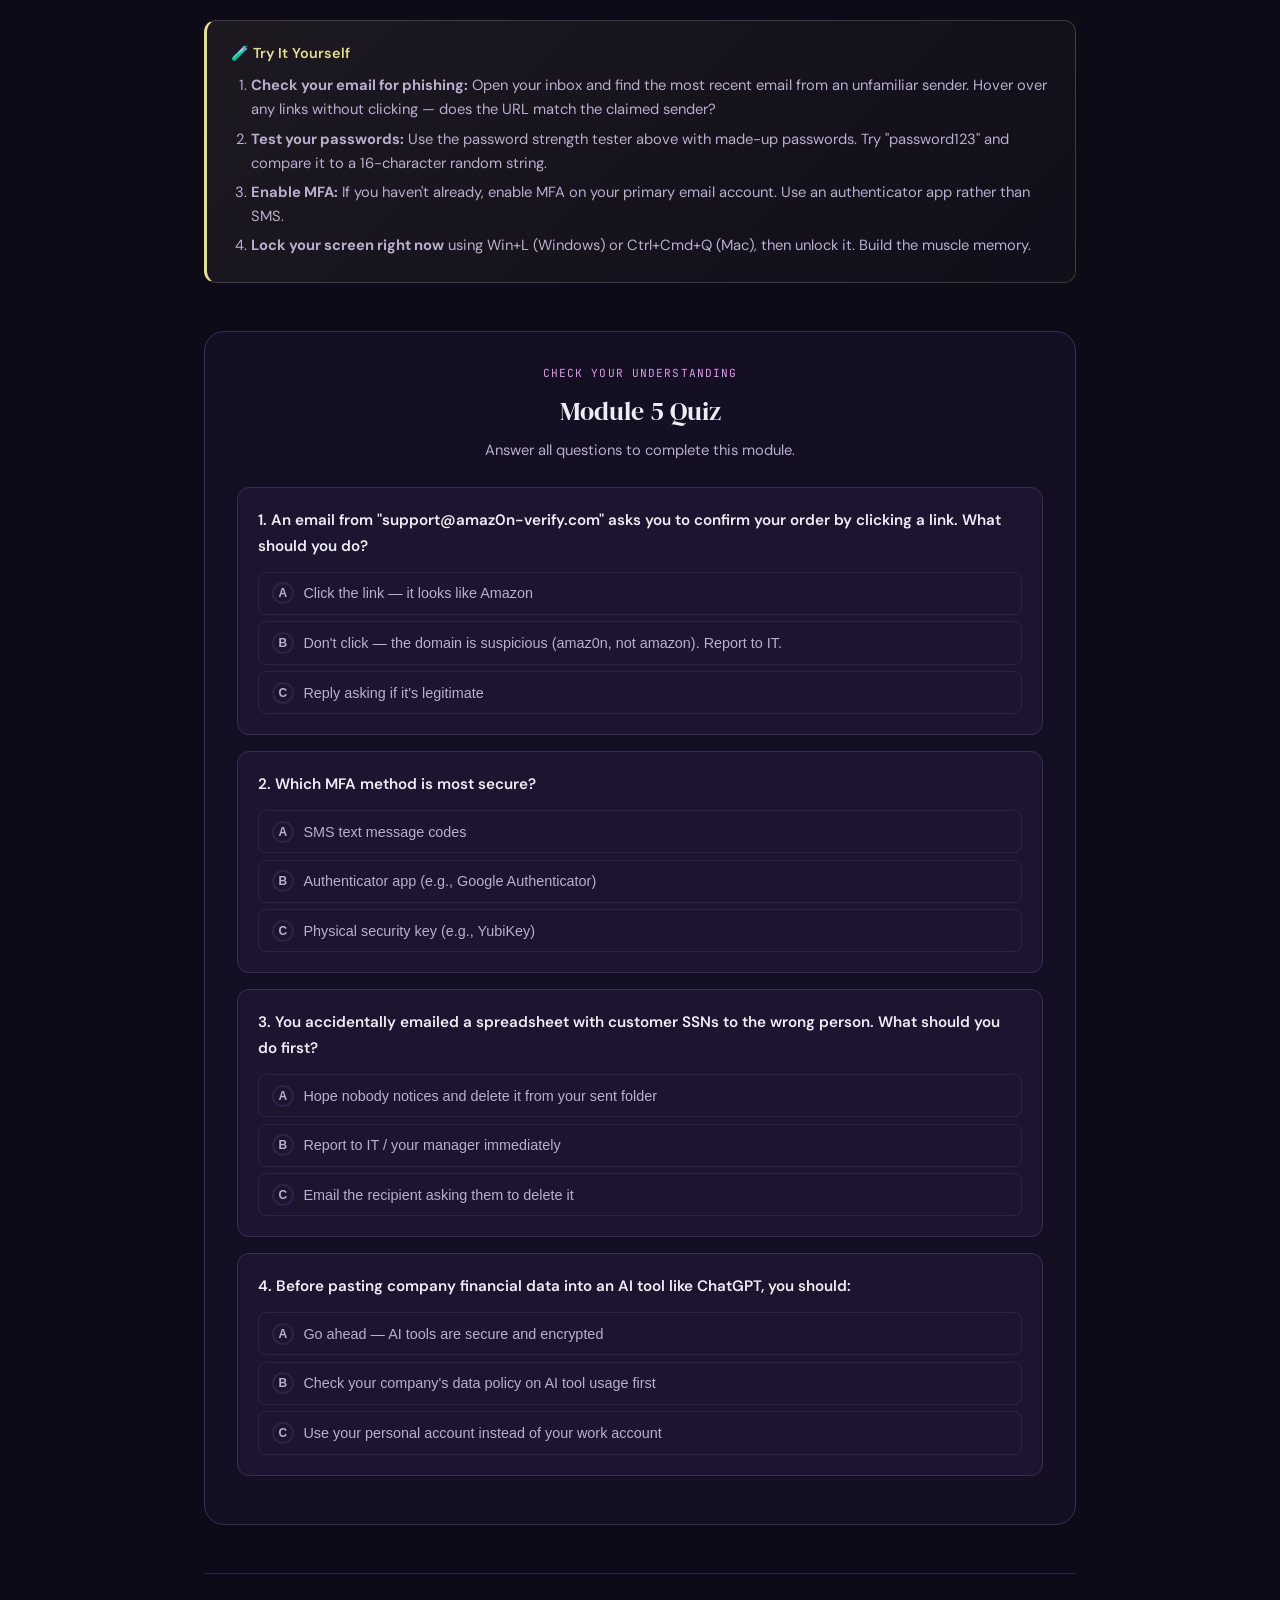
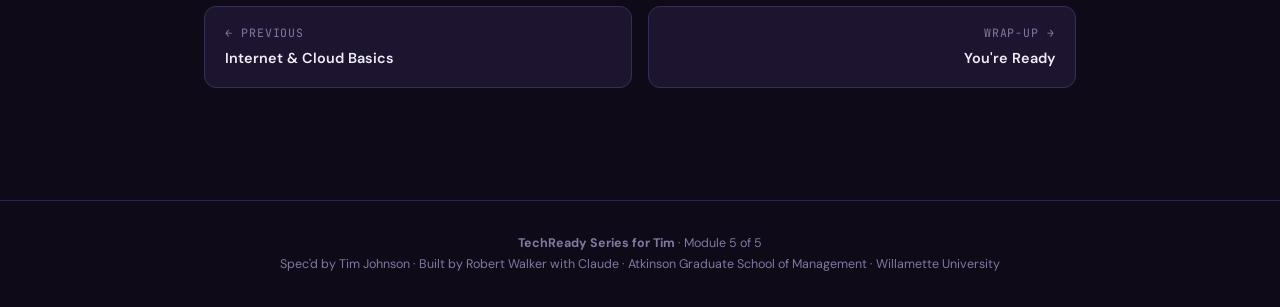
<file: module5-cybersecurity.html>
<!DOCTYPE html>
<html lang="en">
<head>
  <meta charset="UTF-8">
    <meta name="theme-color" content="#0e0a18">
  <meta name="viewport" content="width=device-width, initial-scale=1.0">
  <title>Module 5 — Data Privacy & Cybersecurity | TechReady</title>
  <link rel="icon" type="image/svg+xml" href="data:image/svg+xml,<svg xmlns=%22http://www.w3.org/2000/svg%22 viewBox=%220 0 100 100%22><text y=%22.9em%22 font-size=%2290%22>🖥️</text></svg>">
  <link rel="stylesheet" href="style.css">
</head>
<body>

<nav class="top-nav" aria-label="Main navigation">
  <div class="top-nav-inner">
    <a href="index.html" class="nav-brand"><img src="./AGSMlogo.jpeg" alt="AGSM Logo"><span>TechReady Series</span></a>
    <div class="nav-links">
      <a href="index.html">Home</a>
      <a href="about.html">About</a>
      <a href="overview.html">Overview</a>
      <a href="module1-hardware-software.html">Mod 1</a>
      <a href="module2-operating-systems.html">Mod 2</a>
      <a href="module3-files-folders.html">Mod 3</a>
      <a href="module4-internet-cloud.html">Mod 4</a>
      <a href="module5-cybersecurity.html" class="active">Mod 5</a>
      <a href="conclusion.html">Wrap-Up</a>
    <button class="hamburger" onclick="document.querySelector('.nav-links').classList.toggle('open')" aria-label="Toggle navigation">
      <span></span><span></span><span></span>
    </button>
    </div>
  </div>
</nav>

<div class="progress-strip">
  <div class="progress-strip-inner">
    <span class="progress-text">0 / 5 complete</span>
    <div class="progress-bar-bg"><div class="progress-bar-fill" style="width:0%"></div></div>
  </div>
</div>

<div class="page-container">

  <div class="module-header">
    <div class="module-badge">Module 05 of 05 · Standalone</div>
    <h1>Data Privacy & <em>Cybersecurity</em></h1>
    <p class="subtitle">Cyberattacks cost organizations billions annually — and most breaches start with human error. This module gives you the knowledge to protect yourself and your workplace.</p>
  </div>

  <!-- Why It Matters -->
  <div class="content-section">
    <p class="section-label">Why This Matters</p>
    <h2>You are the first line of defense</h2>
    <p>Organizations spend millions on firewalls and antivirus software, but the most common entry point for attackers is a <strong>person clicking the wrong link</strong>. Over 90% of successful cyberattacks start with phishing — a deceptive email or message tricking someone into taking a harmful action.</p>
    <p>This isn't about blaming employees. Attackers are sophisticated and their methods are increasingly convincing. The goal is to build habits that make you a harder target and know what to do when something seems wrong.</p>

    <div class="analogy-box">
      <div class="analogy-label">Analogy</div>
      <p>Think of cybersecurity like office building security. The company has locks, security cameras, and a reception desk (technical controls). But if an employee holds the door open for someone without a badge because they seem friendly, all that technical security is bypassed instantly. <strong>Human behavior is the security perimeter.</strong></p>
    </div>
  </div>

  <!-- AI Callout -->
  <div class="ai-callout">
    <div class="ai-callout-title">🤖 Why This Matters for AI</div>
    <p>AI tools introduce <strong>new attack surfaces</strong>: prompt injection (tricking an AI into revealing data), data leakage (pasting confidential info into ChatGPT), oversharing sensitive documents with cloud models, and shadow IT risks when employees use unapproved AI services. Every prompt you type is sent to remote servers. This module builds the awareness to use AI responsibly — knowing what data to share and what to keep offline.</p>
  </div>

  <!-- Common Threats -->
  <div class="content-section">
    <p class="section-label">Common Threats — Click to Learn</p>
    <h2>Know your adversaries</h2>
    <div class="icon-grid" style="grid-template-columns: repeat(auto-fill, minmax(150px, 1fr));" data-explorer>
      <div class="icon-item" data-detail="<strong>Phishing</strong> — Deceptive emails, texts, or messages that impersonate trusted entities (your bank, IT department, a colleague) to steal credentials or install malware. The most common attack vector — covered in detail below.">
        <div class="icon-emoji">🎣</div><div class="icon-label">Phishing</div><div class="icon-sub">Deceptive messages</div>
      </div>
      <div class="icon-item" data-detail="<strong>Ransomware</strong> — Malware that encrypts all your files and demands payment (often cryptocurrency) to decrypt them. Spreads through phishing emails or unpatched vulnerabilities. Prevention: keep OS updated, don't open suspicious attachments, maintain backups.">
        <div class="icon-emoji">🔒</div><div class="icon-label">Ransomware</div><div class="icon-sub">Encrypts your files</div>
      </div>
      <div class="icon-item" data-detail="<strong>Social Engineering</strong> — Psychological manipulation to get you to reveal information or take actions. A caller claiming to be IT asking for your password, or someone tailgating into a secure building by acting like they belong.">
        <div class="icon-emoji">🎭</div><div class="icon-label">Social Engineering</div><div class="icon-sub">Manipulation tactics</div>
      </div>
      <div class="icon-item" data-detail="<strong>Malware</strong> — Malicious software including viruses (spread by infecting other files), spyware (monitors your activity), trojans (disguised as legitimate software), and worms (self-replicating across networks). Enters through downloads, email attachments, or infected websites.">
        <div class="icon-emoji">🦠</div><div class="icon-label">Malware</div><div class="icon-sub">Viruses, spyware, trojans</div>
      </div>
      <div class="icon-item" data-detail="<strong>MFA Bypass Attacks</strong> — Tricks to defeat multi-factor authentication: real-time phishing (capturing your MFA code as you enter it), MFA fatigue (bombarding you with push notifications until you approve), or SIM-swapping (hijacking your phone number).">
        <div class="icon-emoji">📱</div><div class="icon-label">MFA Bypass</div><div class="icon-sub">Defeating 2FA</div>
      </div>
      <div class="icon-item" data-detail="<strong>Insider Threats</strong> — Risks from people inside the organization: disgruntled employees stealing data, accidental data exposure by careless staff, or compromised accounts used by external attackers. Not all threats come from outside.">
        <div class="icon-emoji">👤</div><div class="icon-label">Insider Threats</div><div class="icon-sub">Internal risks</div>
      </div>
    </div>
    <div class="explorer-detail card" style="display:none; margin-top:0.5rem;"></div>
  </div>

  <!-- Passwords -->
  <div class="content-section">
    <p class="section-label">Passwords</p>
    <h2>Strong passwords & why they matter</h2>
    <p>Weak passwords are one of the leading causes of account compromises. "123456" is still the most common password in data breaches.</p>

    <div class="card">
      <p style="font-size:0.85rem;color:var(--text-muted);margin-bottom:0.5rem;">TEST YOUR PASSWORD STRENGTH:</p>
      <input type="text" id="pw-test-input" class="pw-input" placeholder="Enter a test password (don't use a real one)" autocomplete="off">
      <div class="pw-strength-bar"><div class="pw-strength-fill" style="width:0%"></div></div>
      <p id="pw-strength-label" style="font-size:0.82rem;font-weight:600;margin-top:0.3rem;"></p>
    </div>

    <div class="card" style="margin-top:0.75rem;">
      <p><span style="color:var(--accent-red);">❌ Never use:</span> Your name, birthday, pet's name, company name, "password", "123456", or any single dictionary word.</p>
      <p><span style="color:var(--accent-orange);">⚠️ Avoid:</span> Reusing the same password across sites. If one site is breached, attackers try your password everywhere (credential stuffing).</p>
      <p><span style="color:var(--accent-gold);">✅ Best practice:</span> Use a <strong>password manager</strong> (Bitwarden, 1Password, LastPass). It generates and stores unique, complex passwords for every site. You only remember one master password.</p>
    </div>
  </div>

  <!-- MFA -->
  <div class="content-section">
    <p class="section-label">Multi-Factor Authentication</p>
    <h2>MFA — Your most powerful account protection</h2>
    <p><strong>Multi-Factor Authentication (MFA)</strong> requires two or more forms of verification: something you <em>know</em> (password) + something you <em>have</em> (phone/authenticator) or something you <em>are</em> (fingerprint). Even if someone steals your password, they still can't log in without your second factor. Microsoft reports that MFA blocks <strong>99.9% of automated account attacks</strong>.</p>

    <div data-tabs>
      <div class="tabs">
        <button class="tab-btn active" data-target="mfa1" aria-label="Authenticator App">Authenticator App</button>
        <button class="tab-btn" data-target="mfa2" aria-label="SMS Code">SMS Code</button>
        <button class="tab-btn" data-target="mfa3" aria-label="Physical Key">Physical Key</button>
        <button class="tab-btn" data-target="mfa4" aria-label="Biometrics">Biometrics</button>
      </div>
      <div id="mfa1" class="tab-panel active">
        <div class="card"><p><strong>Most secure and recommended.</strong> Apps like Microsoft Authenticator, Google Authenticator, or Authy generate a 6-digit code that changes every 30 seconds. Even if attackers capture the code, it expires in half a minute. No SIM card required — works offline.</p></div>
      </div>
      <div id="mfa2" class="tab-panel">
        <div class="card"><p><strong>Better than nothing, but not ideal.</strong> A text with a code sent to your phone. Vulnerable to SIM-swapping attacks (criminals convince your carrier to transfer your number). Also vulnerable to real-time phishing. Still far better than password-only login.</p></div>
      </div>
      <div id="mfa3" class="tab-panel">
        <div class="card"><p><strong>Strongest option for high-security accounts.</strong> A physical USB device (like a YubiKey) that you plug in to confirm identity. Cannot be phished remotely — the attacker needs the physical key. Used by journalists, executives, and high-security roles.</p></div>
      </div>
      <div id="mfa4" class="tab-panel">
        <div class="card"><p><strong>Convenient and increasingly common.</strong> Fingerprint readers, Face ID, and Windows Hello use physical characteristics. Very hard to steal remotely. Combine with a PIN for best security.</p></div>
      </div>
    </div>
  </div>

  <!-- Phishing Visual Comparison (NEW) -->
  <div class="content-section">
    <p class="section-label">Recognizing Phishing</p>
    <h2>Spot the difference: Real vs. Phishing email</h2>
    <p>Phishing attacks are increasingly sophisticated. Train your eye by comparing these two emails — one legitimate, one fake.</p>

    <div class="phishing-comparison">
      <div class="fake-email">
        <div class="fake-email-label legit">✓ Legitimate Email</div>
        <div class="fake-email-header">
          <div class="from-line">From: <strong>support@paypal.com</strong></div>
          <div class="subject-line">Your monthly statement is ready</div>
        </div>
        <div class="fake-email-body">
          <p>Hi Sarah Chen,</p>
          <p style="margin-top:0.4rem;">Your March statement is now available in your account. You can review it by logging into your PayPal account at paypal.com.</p>
          <p style="margin-top:0.4rem;">If you have questions, contact us through the Help Center in your account.</p>
          <p style="margin-top:0.4rem;color:var(--text-muted);font-size:0.75rem;">PayPal, Inc. · San Jose, CA 95131</p>
        </div>
      </div>

      <div class="fake-email" style="border-color:rgba(239,107,107,0.3);">
        <div class="fake-email-label phish">⚠ Phishing Email</div>
        <div class="fake-email-header">
          <div class="from-line">From: <strong><span class="red-flag">support@paypa1-secure.net</span></strong></div>
          <div class="subject-line"><span class="red-flag">URGENT:</span> Your account will be suspended!</div>
        </div>
        <div class="fake-email-body">
          <p><span class="red-flag">Dear Customer,</span></p>
          <p style="margin-top:0.4rem;">We <span class="red-flag">detected unusual activity</span> on your account. <span class="red-flag">You must verify your identity within 24 hours</span> or your account will be permanently suspended.</p>
          <p style="margin-top:0.4rem;"><a href="#" style="color:var(--accent-periwinkle);text-decoration:underline;" onclick="event.preventDefault();">Click here to verify now →</a><br><span style="font-size:0.72rem;color:var(--accent-red);">↑ Hovering shows: paypa1-secure.net/verify (NOT paypal.com)</span></p>
          <p style="margin-top:0.4rem;color:var(--text-muted);font-size:0.75rem;">PayPal <span class="red-flag">Securty</span> Team</p>
        </div>
      </div>
    </div>

    <div class="card" style="margin-top:0.75rem;">
      <h3>Red flags in the phishing email:</h3>
      <p style="font-size:0.88rem;color:var(--text-secondary);line-height:1.7;">
        <strong style="color:var(--accent-red);">1. Sender address:</strong> "paypa<strong>1</strong>-secure.net" — uses the number 1 instead of the letter l, and a different domain.<br>
        <strong style="color:var(--accent-red);">2. Generic greeting:</strong> "Dear Customer" instead of your actual name.<br>
        <strong style="color:var(--accent-red);">3. Artificial urgency:</strong> "within 24 hours" and "permanently suspended" — pressure to act without thinking.<br>
        <strong style="color:var(--accent-red);">4. Suspicious link:</strong> Hovering reveals a URL that doesn't match paypal.com.<br>
        <strong style="color:var(--accent-red);">5. Spelling error:</strong> "Securty" instead of "Security" — subtle but telltale.
      </p>
    </div>
  </div>

  <!-- Phishing Red Flags Detail -->
  <div class="content-section">
    <h2>What to do with suspicious emails</h2>

    <div data-tabs>
      <div class="tabs">
        <button class="tab-btn active" data-target="ph1" aria-label="Red flags">Email Red Flags</button>
        <button class="tab-btn" data-target="ph2" aria-label="Link verification">Link Verification</button>
        <button class="tab-btn" data-target="ph3" aria-label="What to do">What To Do</button>
      </div>
      <div id="ph1" class="tab-panel active">
        <div class="card">
          <p><strong>Sender address mismatch:</strong> Display name says "Microsoft Support" but email is <code style="background:var(--bg-primary);padding:0.1rem 0.3rem;border-radius:3px;font-family:var(--font-mono);font-size:0.82rem;">support@m1crosoft-help.net</code>. Always check the actual address.</p>
          <p><strong>Generic greetings:</strong> "Dear Customer" instead of your name — a mass phishing campaign.</p>
          <p><strong>Unexpected attachments:</strong> An invoice from a company you don't recognize. .exe, .zip, .docm files are particularly risky.</p>
          <p><strong>Poor grammar/spelling:</strong> While sophisticated attacks are well-written, many still contain errors and awkward phrasing.</p>
        </div>
      </div>
      <div id="ph2" class="tab-panel">
        <div class="card">
          <p>Before clicking any link: <strong>hover over it</strong> (don't click) and check the URL. Verify: (1) Is the domain exactly correct? (2) Does it use HTTPS? (3) Is it relevant to the sender?</p>
          <p>On mobile, long-press a link to preview the URL. When in doubt, navigate to the website manually by typing the address yourself.</p>
        </div>
      </div>
      <div id="ph3" class="tab-panel">
        <div class="card">
          <p>If suspicious: (1) Don't click links or download attachments. (2) Don't reply. (3) Report to IT (often a "Report Phishing" button in Outlook). (4) If it might be real, contact the organization using a number or URL you already know — not info from the email.</p>
          <p><strong>If you already clicked:</strong> Report to IT immediately. Early detection limits damage. Don't be embarrassed — phishing fools even security professionals.</p>
        </div>
      </div>
    </div>
  </div>

  <!-- Data Privacy -->
  <div class="content-section">
    <p class="section-label">Data Privacy</p>
    <h2>Personal & company data — your responsibilities</h2>

    <div data-tabs>
      <div class="tabs">
        <button class="tab-btn active" data-target="dp1" aria-label="Sensitive data">Sensitive Data</button>
        <button class="tab-btn" data-target="dp2" aria-label="Safe handling">Safe Handling</button>
        <button class="tab-btn" data-target="dp3" aria-label="Regulations">Regulations</button>
        <button class="tab-btn" data-target="dp4" aria-label="Breach response">Breach Response</button>
      </div>
      <div id="dp1" class="tab-panel active">
        <div class="card">
          <p><strong>PII (Personally Identifiable Information):</strong> Name, address, phone, email, DOB, SSN, financial details. Enables identity theft.</p>
          <p><strong>PHI (Protected Health Information):</strong> Medical records, diagnoses, treatments. Protected by HIPAA in the US.</p>
          <p><strong>Company confidential:</strong> Financial results before announcement, client lists, pricing, strategic plans, source code, salaries.</p>
        </div>
      </div>
      <div id="dp2" class="tab-panel">
        <div class="card">
          <p>Key habits: (1) <strong>Need to know</strong> — only access data you need for your job. (2) <strong>Encrypt sensitive files</strong> before emailing. (3) <strong>Lock your screen</strong> (Win+L or Ctrl+Cmd+Q) when stepping away. (4) Don't store sensitive data in personal cloud accounts. (5) Use company devices for company data.</p>
        </div>
      </div>
      <div id="dp3" class="tab-panel">
        <div class="card">
          <p><strong>GDPR (EU):</strong> Requires explicit consent, right to be forgotten, breach notification within 72 hours. Applies to any org handling EU residents' data.</p>
          <p><strong>HIPAA (US):</strong> Protects health information. Heavy fines for violations.</p>
          <p><strong>CCPA (California):</strong> Rights to know what's collected, opt out of sales, request deletion.</p>
          <p>You don't need to be a lawyer — but know your company's policies and when to escalate.</p>
        </div>
      </div>
      <div id="dp4" class="tab-panel">
        <div class="card">
          <p>If you suspect a breach (sent sensitive data to wrong person, lost a laptop, compromised account): <strong>Report it immediately.</strong> Don't wait. Most regulations require reporting within 72 hours. You won't be penalized for reporting — you may be penalized for not reporting.</p>
        </div>
      </div>
    </div>
  </div>

  <!-- Security Checklist -->
  <div class="content-section">
    <p class="section-label">Security Checklist</p>
    <h2>Your personal security habits</h2>
    <p>Click each item to mark it as part of your routine:</p>
    <div class="card">
      <div class="checklist-item" aria-label="Use unique strong passwords"><div class="checklist-box"></div><p><strong>Use a unique, strong password for every work account</strong> — use a password manager</p></div>
      <div class="checklist-item" aria-label="Enable MFA"><div class="checklist-box"></div><p><strong>Enable MFA on all work accounts</strong> — email, VPN, cloud tools</p></div>
      <div class="checklist-item" aria-label="Lock screen"><div class="checklist-box"></div><p><strong>Lock your screen when stepping away</strong> — Win+L or Ctrl+Cmd+Q</p></div>
      <div class="checklist-item" aria-label="Verify senders"><div class="checklist-box"></div><p><strong>Verify sender addresses before clicking links</strong> — hover over links to preview URLs</p></div>
      <div class="checklist-item" aria-label="Keep software updated"><div class="checklist-box"></div><p><strong>Keep software and OS updated</strong> — security patches close known vulnerabilities</p></div>
      <div class="checklist-item" aria-label="Use VPN"><div class="checklist-box"></div><p><strong>Use company VPN on public Wi-Fi</strong> — never do sensitive work on unprotected networks</p></div>
      <div class="checklist-item" aria-label="Report phishing"><div class="checklist-box"></div><p><strong>Report suspicious emails to IT immediately</strong> — don't click, don't reply</p></div>
      <div class="checklist-item" aria-label="Approved tools only"><div class="checklist-box"></div><p><strong>Store company data on approved company tools only</strong> — not personal accounts</p></div>
      <div class="checklist-item" aria-label="Never share passwords"><div class="checklist-box"></div><p><strong>Never share your password with anyone</strong> — IT won't ask for it</p></div>
    </div>
  </div>

  <!-- Try It Yourself -->
  <div class="try-it">
    <div class="try-it-title">🧪 Try It Yourself</div>
    <ol>
      <li><strong>Check your email for phishing:</strong> Open your inbox and find the most recent email from an unfamiliar sender. Hover over any links without clicking — does the URL match the claimed sender?</li>
      <li><strong>Test your passwords:</strong> Use the password strength tester above with made-up passwords. Try "password123" and compare it to a 16-character random string.</li>
      <li><strong>Enable MFA:</strong> If you haven't already, enable MFA on your primary email account. Use an authenticator app rather than SMS.</li>
      <li><strong>Lock your screen right now</strong> using Win+L (Windows) or Ctrl+Cmd+Q (Mac), then unlock it. Build the muscle memory.</li>
    </ol>
  </div>

  <!-- Quiz -->
  <div class="quiz-section" data-module="5">
    <p class="section-label" style="text-align:center;">Check Your Understanding</p>
    <h2>Module 5 Quiz</h2>
    <p class="quiz-intro">Answer all questions to complete this module.</p>

    <div class="quiz-question">
      <p class="q-text">1. An email from "support@amaz0n-verify.com" asks you to confirm your order by clicking a link. What should you do?</p>
      <div class="quiz-options">
        <button class="quiz-option" data-correct="false" data-explanation="The domain 'amaz0n-verify.com' uses a zero instead of an 'o' and isn't Amazon's real domain. Clicking the link could lead to credential theft."><span class="marker">A</span> Click the link — it looks like Amazon</button>
        <button class="quiz-option" data-correct="true" data-explanation="Correct! The domain uses a zero instead of 'o' — a classic phishing trick. Don't click, report to IT, and if you need to check an order, go to amazon.com directly by typing it yourself."><span class="marker">B</span> Don't click — the domain is suspicious (amaz0n, not amazon). Report to IT.</button>
        <button class="quiz-option" data-correct="false" data-explanation="Replying to a phishing email confirms your email is active and may trigger more attacks. Never reply to suspicious emails."><span class="marker">C</span> Reply asking if it's legitimate</button>
      </div>
      <div class="quiz-feedback"></div>
    </div>

    <div class="quiz-question">
      <p class="q-text">2. Which MFA method is most secure?</p>
      <div class="quiz-options">
        <button class="quiz-option" data-correct="false" data-explanation="SMS codes are better than nothing, but vulnerable to SIM-swapping attacks where criminals hijack your phone number."><span class="marker">A</span> SMS text message codes</button>
        <button class="quiz-option" data-correct="false" data-explanation="Authenticator apps are very secure (recommended for most people), but a physical key is technically the strongest because it can't be phished remotely."><span class="marker">B</span> Authenticator app (e.g., Google Authenticator)</button>
        <button class="quiz-option" data-correct="true" data-explanation="Correct! A physical security key (like YubiKey) is the most secure because it requires physical possession — it can't be phished, SIM-swapped, or intercepted remotely."><span class="marker">C</span> Physical security key (e.g., YubiKey)</button>
      </div>
      <div class="quiz-feedback"></div>
    </div>

    <div class="quiz-question">
      <p class="q-text">3. You accidentally emailed a spreadsheet with customer SSNs to the wrong person. What should you do first?</p>
      <div class="quiz-options">
        <button class="quiz-option" data-correct="false" data-explanation="Hoping nobody notices risks severe consequences. Most regulations require breach reporting within 72 hours. Delay makes things worse."><span class="marker">A</span> Hope nobody notices and delete it from your sent folder</button>
        <button class="quiz-option" data-correct="true" data-explanation="Correct! Report immediately. Early detection gives your organization maximum time to respond. You won't be penalized for reporting — you may be penalized for not reporting. This is potentially a data breach under GDPR/CCPA."><span class="marker">B</span> Report to IT / your manager immediately</button>
        <button class="quiz-option" data-correct="false" data-explanation="The person already received the email. Asking them to delete it is a good supplementary step, but your first action must be to report to IT so the organization can respond properly."><span class="marker">C</span> Email the recipient asking them to delete it</button>
      </div>
      <div class="quiz-feedback"></div>
    </div>

    <div class="quiz-question">
      <p class="q-text">4. Before pasting company financial data into an AI tool like ChatGPT, you should:</p>
      <div class="quiz-options">
        <button class="quiz-option" data-correct="false" data-explanation="Confidential financial data should generally not be pasted into external AI tools regardless of how you send it. The data travels to and is processed on remote servers."><span class="marker">A</span> Go ahead — AI tools are secure and encrypted</button>
        <button class="quiz-option" data-correct="true" data-explanation="Correct! Company data policies determine what can be shared with external AI tools. Financial data before public announcement is typically confidential and should not be sent to external cloud services without explicit approval."><span class="marker">B</span> Check your company's data policy on AI tool usage first</button>
        <button class="quiz-option" data-correct="false" data-explanation="Using a personal account may actually be worse from a compliance perspective — it's shadow IT. Always use company-approved tools and follow data policies."><span class="marker">C</span> Use your personal account instead of your work account</button>
      </div>
      <div class="quiz-feedback"></div>
    </div>

    <div class="quiz-score">
      <div class="score-num"></div>
      <p class="score-msg"></p>
    </div>
  </div>

  <div class="module-nav">
    <a href="module4-internet-cloud.html" class="prev">
      <div class="nav-dir">← Previous</div>
      <div class="nav-title">Internet & Cloud Basics</div>
    </a>
    <a href="conclusion.html" class="next">
      <div class="nav-dir">Wrap-Up →</div>
      <div class="nav-title">You're Ready</div>
    </a>
  </div>

</div>

<footer class="site-footer">
  <strong>TechReady Series for Tim</strong> · Module 5 of 5<br>
  Spec'd by Tim Johnson · Built by Robert Walker with Claude · Atkinson Graduate School of Management · Willamette University
</footer>

<script src="app.js"></script>
</body>
</html>
</file>
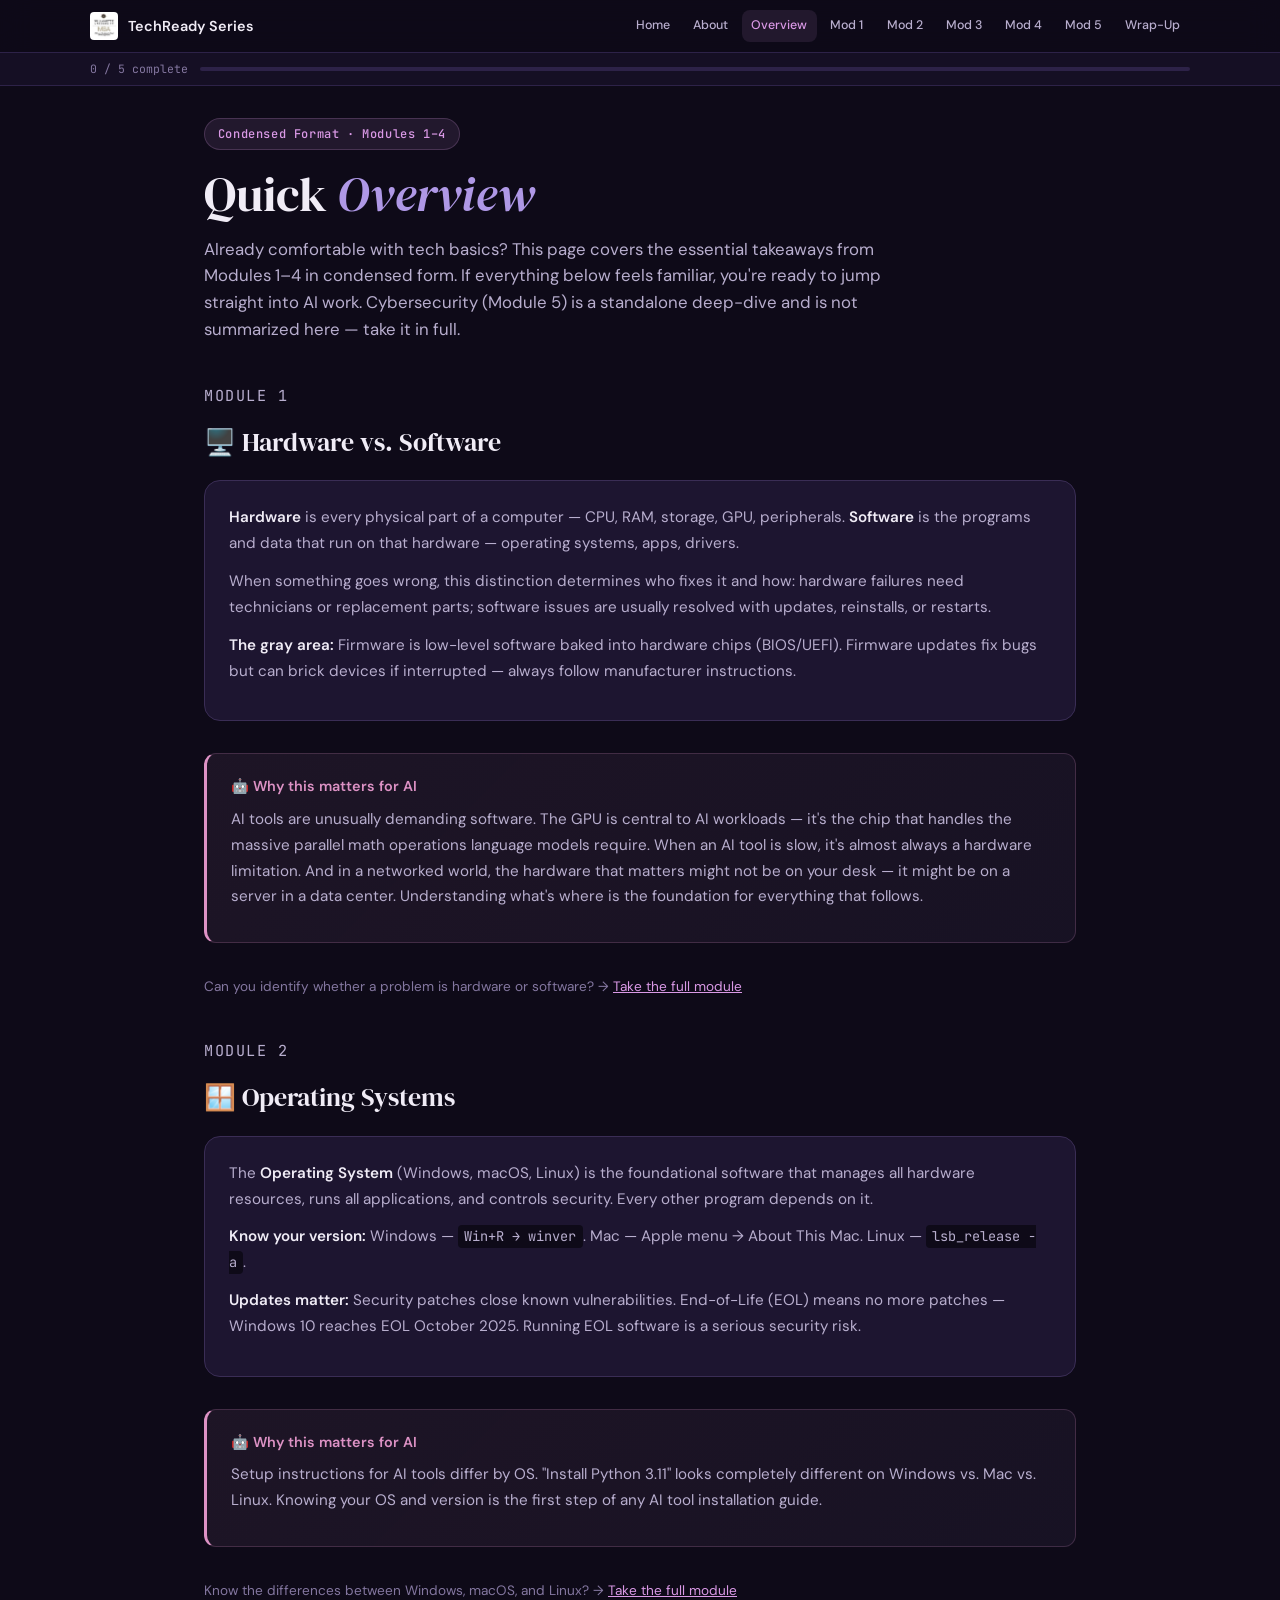
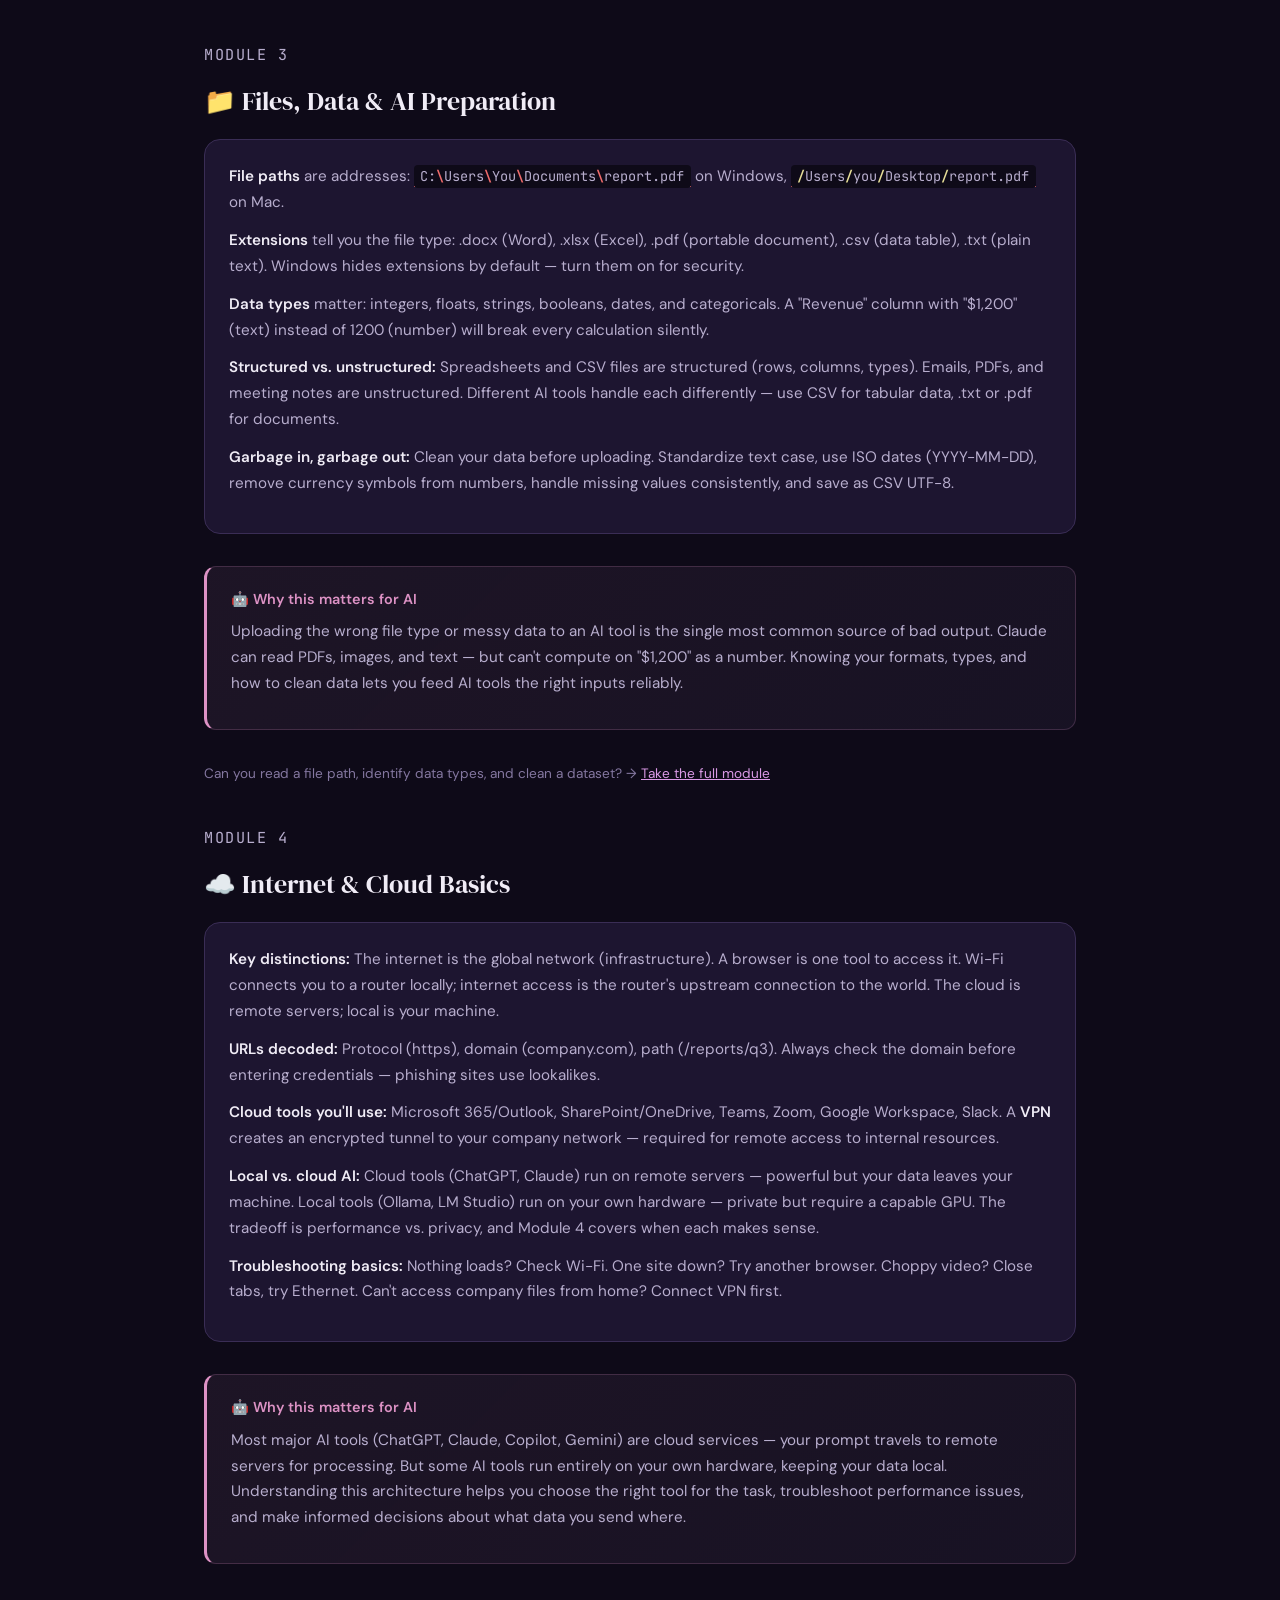
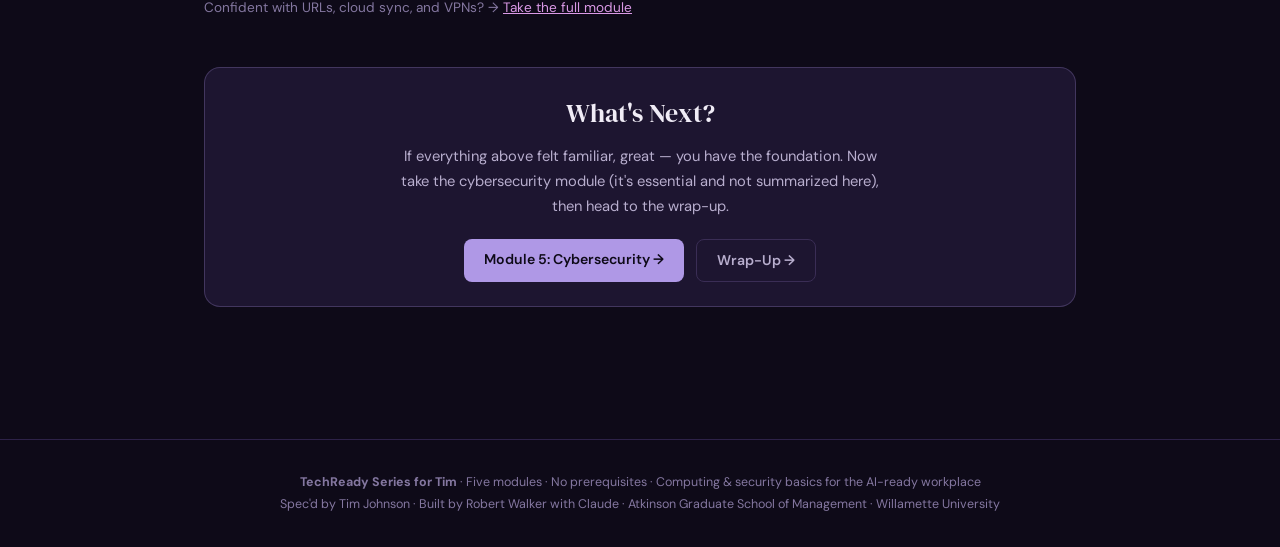
<file: overview.html>
<!DOCTYPE html>
<html lang="en">
<head>
  <meta charset="UTF-8">
    <meta name="theme-color" content="#0e0a18">
  <meta name="viewport" content="width=device-width, initial-scale=1.0">
  <title>Quick Overview — TechReady Series</title>
  <link rel="icon" type="image/svg+xml" href="data:image/svg+xml,<svg xmlns=%22http://www.w3.org/2000/svg%22 viewBox=%220 0 100 100%22><text y=%22.9em%22 font-size=%2290%22>🖥️</text></svg>">
  <link rel="stylesheet" href="style.css">
</head>
<body>

<nav class="top-nav" aria-label="Main navigation">
  <div class="top-nav-inner">
    <a href="index.html" class="nav-brand">
      <img src="./AGSMlogo.jpeg" alt="AGSM Logo">
      <span>TechReady Series</span>
    </a>
    <div class="nav-links">
      <a href="index.html">Home</a>
      <a href="about.html">About</a>
      <a href="overview.html" class="active">Overview</a>
      <a href="module1-hardware-software.html">Mod 1</a>
      <a href="module2-operating-systems.html">Mod 2</a>
      <a href="module3-files-folders.html">Mod 3</a>
      <a href="module4-internet-cloud.html">Mod 4</a>
      <a href="module5-cybersecurity.html">Mod 5</a>
      <a href="conclusion.html">Wrap-Up</a>
    <button class="hamburger" onclick="document.querySelector('.nav-links').classList.toggle('open')" aria-label="Toggle navigation">
      <span></span><span></span><span></span>
    </button>
    </div>
  </div>
</nav>

<div class="progress-strip">
  <div class="progress-strip-inner">
    <span class="progress-text">0 / 5 complete</span>
    <div class="progress-bar-bg"><div class="progress-bar-fill" style="width:0%"></div></div>
  </div>
</div>

<div class="page-container">

  <div class="module-header" style="margin-bottom:2.5rem;">
    <div class="module-badge">Condensed Format · Modules 1–4</div>
    <h1>Quick <em>Overview</em></h1>
    <p class="subtitle">
      Already comfortable with tech basics? This page covers the essential takeaways
      from Modules 1–4 in condensed form. If everything below feels familiar, you're
      ready to jump straight into AI work. Cybersecurity (Module 5) is a standalone
      deep-dive and is not summarized here — take it in full.
    </p>
  </div>

  <!-- Module 1 Summary -->
  <div class="content-section">
    <p class="section-label">Module 1</p>
    <h2>🖥️ Hardware vs. Software</h2>
    <div class="card">
      <p><strong>Hardware</strong> is every physical part of a computer — CPU, RAM, storage, GPU, peripherals.
      <strong>Software</strong> is the programs and data that run on that hardware — operating systems, apps, drivers.</p>

      <p>When something goes wrong, this distinction determines who fixes it and how: hardware failures need technicians or replacement parts;
      software issues are usually resolved with updates, reinstalls, or restarts.</p>

      <p><strong>The gray area:</strong> Firmware is low-level software baked into hardware chips (BIOS/UEFI).
      Firmware updates fix bugs but can brick devices if interrupted — always follow manufacturer instructions.</p>
    </div>

    <div class="ai-callout">
      <div class="ai-callout-title">🤖 Why this matters for AI</div>
      <p>AI tools are unusually demanding software. The GPU is central to AI workloads — it's the chip that handles the massive parallel math operations language models require. When an AI tool is slow, it's almost always a hardware limitation. And in a networked world, the hardware that matters might not be on your desk — it might be on a server in a data center. Understanding what's where is the foundation for everything that follows.</p>
    </div>

    <p style="color:var(--text-muted);font-size:0.85rem;">Can you identify whether a problem is hardware or software? → <a href="module1-hardware-software.html" style="color:var(--accent-orchid);">Take the full module</a></p>
  </div>

  <!-- Module 2 Summary -->
  <div class="content-section">
    <p class="section-label">Module 2</p>
    <h2>🪟 Operating Systems</h2>
    <div class="card">
      <p>The <strong>Operating System</strong> (Windows, macOS, Linux) is the foundational software that manages
      all hardware resources, runs all applications, and controls security. Every other program depends on it.</p>

      <p><strong>Know your version:</strong> Windows — <code style="background:var(--bg-primary);padding:0.15rem 0.4rem;border-radius:4px;font-family:var(--font-mono);font-size:0.85rem;">Win+R → winver</code>.
      Mac — Apple menu → About This Mac. Linux — <code style="background:var(--bg-primary);padding:0.15rem 0.4rem;border-radius:4px;font-family:var(--font-mono);font-size:0.85rem;">lsb_release -a</code>.</p>

      <p><strong>Updates matter:</strong> Security patches close known vulnerabilities. End-of-Life (EOL) means no more patches — Windows 10 reaches EOL October 2025. Running EOL software is a serious security risk.</p>
    </div>

    <div class="ai-callout">
      <div class="ai-callout-title">🤖 Why this matters for AI</div>
      <p>Setup instructions for AI tools differ by OS. "Install Python 3.11" looks completely different on Windows vs. Mac vs. Linux. Knowing your OS and version is the first step of any AI tool installation guide.</p>
    </div>

    <p style="color:var(--text-muted);font-size:0.85rem;">Know the differences between Windows, macOS, and Linux? → <a href="module2-operating-systems.html" style="color:var(--accent-orchid);">Take the full module</a></p>
  </div>

  <!-- Module 3 Summary -->
  <div class="content-section">
    <p class="section-label">Module 3</p>
    <h2>📁 Files, Data & AI Preparation</h2>
    <div class="card">
      <p><strong>File paths</strong> are addresses: <span class="slash-tip" tabindex="0"><code style="background:var(--bg-primary);padding:0.15rem 0.4rem;border-radius:4px;font-family:var(--font-mono);font-size:0.85rem;">C:<strong style="color:var(--accent-red);">\</strong>Users<strong style="color:var(--accent-red);">\</strong>You<strong style="color:var(--accent-red);">\</strong>Documents<strong style="color:var(--accent-red);">\</strong>report.pdf</code><span class="slash-tip-bubble"><strong style="color:var(--accent-red);">⚠ Notice the backslashes (\).</strong> Windows uses backslashes as folder separators. Mac and Linux use forward slashes (/). Mix them up and the path breaks silently. The slash is part of the OS's address system — details matter!</span></span> on Windows, <span class="slash-tip" tabindex="0"><code style="background:var(--bg-primary);padding:0.15rem 0.4rem;border-radius:4px;font-family:var(--font-mono);font-size:0.85rem;"><strong style="color:var(--accent-gold);">/</strong>Users<strong style="color:var(--accent-gold);">/</strong>you<strong style="color:var(--accent-gold);">/</strong>Desktop<strong style="color:var(--accent-gold);">/</strong>report.pdf</code><span class="slash-tip-bubble"><strong style="color:var(--accent-gold);">⚠ Notice the forward slashes (/).</strong> Mac and Linux use forward slashes — the opposite direction from Windows backslashes. URLs also always use forward slashes, regardless of your OS.</span></span> on Mac.</p>

      <p><strong>Extensions</strong> tell you the file type: .docx (Word), .xlsx (Excel), .pdf (portable document), .csv (data table), .txt (plain text). Windows hides extensions by default — turn them on for security.</p>

      <p><strong>Data types</strong> matter: integers, floats, strings, booleans, dates, and categoricals. A "Revenue" column with "$1,200" (text) instead of 1200 (number) will break every calculation silently.</p>

      <p><strong>Structured vs. unstructured:</strong> Spreadsheets and CSV files are structured (rows, columns, types). Emails, PDFs, and meeting notes are unstructured. Different AI tools handle each differently — use CSV for tabular data, .txt or .pdf for documents.</p>

      <p><strong>Garbage in, garbage out:</strong> Clean your data before uploading. Standardize text case, use ISO dates (YYYY-MM-DD), remove currency symbols from numbers, handle missing values consistently, and save as CSV UTF-8.</p>
    </div>

    <div class="ai-callout">
      <div class="ai-callout-title">🤖 Why this matters for AI</div>
      <p>Uploading the wrong file type or messy data to an AI tool is the single most common source of bad output. Claude can read PDFs, images, and text — but can't compute on "$1,200" as a number. Knowing your formats, types, and how to clean data lets you feed AI tools the right inputs reliably.</p>
    </div>

    <p style="color:var(--text-muted);font-size:0.85rem;">Can you read a file path, identify data types, and clean a dataset? → <a href="module3-files-folders.html" style="color:var(--accent-orchid);">Take the full module</a></p>
  </div>

  <!-- Module 4 Summary -->
  <div class="content-section">
    <p class="section-label">Module 4</p>
    <h2>☁️ Internet & Cloud Basics</h2>
    <div class="card">
      <p><strong>Key distinctions:</strong> The internet is the global network (infrastructure). A browser is one tool to access it.
      Wi-Fi connects you to a router locally; internet access is the router's upstream connection to the world. The cloud is remote servers; local is your machine.</p>

      <p><strong>URLs decoded:</strong> Protocol (https), domain (company.com), path (/reports/q3). Always check the domain before entering credentials — phishing sites use lookalikes.</p>

      <p><strong>Cloud tools you'll use:</strong> Microsoft 365/Outlook, SharePoint/OneDrive, Teams, Zoom, Google Workspace, Slack.
      A <strong>VPN</strong> creates an encrypted tunnel to your company network — required for remote access to internal resources.</p>

      <p><strong>Local vs. cloud AI:</strong> Cloud tools (ChatGPT, Claude) run on remote servers — powerful but your data leaves your machine. Local tools (Ollama, LM Studio) run on your own hardware — private but require a capable GPU. The tradeoff is performance vs. privacy, and Module 4 covers when each makes sense.</p>

      <p><strong>Troubleshooting basics:</strong> Nothing loads? Check Wi-Fi. One site down? Try another browser. Choppy video? Close tabs, try Ethernet. Can't access company files from home? Connect VPN first.</p>
    </div>

    <div class="ai-callout">
      <div class="ai-callout-title">🤖 Why this matters for AI</div>
      <p>Most major AI tools (ChatGPT, Claude, Copilot, Gemini) are cloud services — your prompt travels to remote servers for processing. But some AI tools run entirely on your own hardware, keeping your data local. Understanding this architecture helps you choose the right tool for the task, troubleshoot performance issues, and make informed decisions about what data you send where.</p>
    </div>

    <p style="color:var(--text-muted);font-size:0.85rem;">Confident with URLs, cloud sync, and VPNs? → <a href="module4-internet-cloud.html" style="color:var(--accent-orchid);">Take the full module</a></p>
  </div>

  <!-- What's Next -->
  <div class="card" style="text-align:center; margin-top:3rem; border-color:rgba(175,152,230,0.25);">
    <h2 style="margin-bottom:0.5rem;">What's Next?</h2>
    <p style="color:var(--text-secondary);font-size:0.92rem;max-width:500px;margin:0 auto 1.25rem;">
      If everything above felt familiar, great — you have the foundation. Now take
      the cybersecurity module (it's essential and not summarized here), then head to
      the wrap-up.
    </p>
    <div style="display:flex;gap:0.75rem;justify-content:center;flex-wrap:wrap;">
      <a href="module5-cybersecurity.html" style="display:inline-block;background:var(--accent-lavender);color:var(--bg-primary);padding:0.55rem 1.25rem;border-radius:var(--radius-sm);text-decoration:none;font-weight:600;font-size:0.88rem;">Module 5: Cybersecurity →</a>
      <a href="conclusion.html" style="display:inline-block;background:var(--bg-card);color:var(--text-secondary);padding:0.55rem 1.25rem;border-radius:var(--radius-sm);text-decoration:none;font-weight:600;font-size:0.88rem;border:1px solid var(--border-card);">Wrap-Up →</a>
    </div>
  </div>

</div>

<footer class="site-footer">
  <strong>TechReady Series for Tim</strong> · Five modules · No prerequisites · Computing &amp; security basics for the AI-ready workplace<br>
  Spec'd by Tim Johnson · Built by Robert Walker with Claude · Atkinson Graduate School of Management · Willamette University
</footer>

<script src="app.js"></script>
</body>
</html>
</file>
<file: style.css>
/* ============================================
   TechReady Series — Shared Styles
   Dark professional theme for tech literacy
   ============================================ */

@import url('https://fonts.googleapis.com/css2?family=DM+Sans:ital,wght@0,400;0,500;0,600;0,700&family=DM+Serif+Display:ital@0;1&family=JetBrains+Mono:wght@400;500&display=swap');

:root {
  /* Deep purple backgrounds */
  --bg-primary: #0e0a18;
  --bg-secondary: #150f24;
  --bg-card: #1d1530;
  --bg-card-hover: #271d3e;
  --bg-accent: #201638;
  /* High-contrast text */
  --text-primary: #f0ecf6;
  --text-secondary: #b8aece;
  --text-muted: #8477a0;
  /* All five palette colors in active roles */
  --accent-lavender: #AF98E6;   /* Primary: links, buttons, badges */
  --accent-orchid: #DA99E6;     /* Secondary: hover, gradients, section markers */
  --accent-gold: #E5DD97;       /* Success: completion, progress, try-it */
  --accent-rose: #DD92C5;       /* Emphasis: callouts, quotes, AI borders */
  --accent-periwinkle: #9CA6E3; /* Subtle: code, tabs, nav, explorer */
  /* Legacy aliases (so existing var() refs don't break) */
  --accent-blue: #9CA6E3;
  --accent-blue-dim: #7B87C8;
  --accent-green: #E5DD97;
  --accent-yellow: #E5DD97;
  --accent-red: #ef6b6b;
  --accent-purple: #AF98E6;
  --accent-orange: #DA99E6;
  --accent-pink: #DD92C5;
  /* Purple-tinted borders */
  --border-subtle: #2d2248;
  --border-card: #3a2d55;
  --radius-sm: 8px;
  --radius-md: 12px;
  --radius-lg: 16px;
  --radius-xl: 20px;
  --shadow-card: 0 2px 12px rgba(14,10,24,0.5);
  --shadow-lg: 0 8px 32px rgba(14,10,24,0.6);
  --font-sans: 'DM Sans', -apple-system, BlinkMacSystemFont, sans-serif;
  --font-display: 'DM Serif Display', Georgia, serif;
  --font-mono: 'JetBrains Mono', 'Fira Code', monospace;
  --max-width: 920px;
  --transition: 0.25s ease;
}

*, *::before, *::after { box-sizing: border-box; margin: 0; padding: 0; }

html { scroll-behavior: smooth; font-size: 16px; }

body {
  font-family: var(--font-sans);
  background: var(--bg-primary);
  color: var(--text-primary);
  line-height: 1.7;
  min-height: 100vh;
  -webkit-font-smoothing: antialiased;
}

/* ---- Top Navigation ---- */
.top-nav {
  position: sticky;
  top: 0;
  z-index: 100;
  background: rgba(14, 10, 24, 0.88);
  backdrop-filter: blur(16px);
  -webkit-backdrop-filter: blur(16px);
  border-bottom: 1px solid var(--border-subtle);
  padding: 0.6rem 1.5rem;
}
.top-nav-inner {
  max-width: 1100px;
  margin: 0 auto;
  display: flex;
  align-items: center;
  justify-content: space-between;
  gap: 1rem;
}
.nav-brand {
  display: flex;
  align-items: center;
  gap: 0.6rem;
  text-decoration: none;
  color: var(--text-primary);
  font-weight: 600;
  font-size: 0.9rem;
  white-space: nowrap;
}
.nav-brand img {
  height: 28px;
  border-radius: 4px;
}
.nav-links {
  display: flex;
  align-items: center;
  gap: 0.25rem;
  flex-wrap: wrap;
  justify-content: flex-end;
}
.nav-links a {
  text-decoration: none;
  color: var(--text-secondary);
  font-size: 0.78rem;
  font-weight: 500;
  padding: 0.35rem 0.6rem;
  border-radius: var(--radius-sm);
  transition: var(--transition);
  white-space: nowrap;
}
.nav-links a:hover, .nav-links a.active {
  color: var(--text-primary);
  background: var(--bg-card);
}
.nav-links a.active {
  color: var(--accent-orchid);
  background: rgba(218,153,230,0.1);
}

/* ---- Page Container ---- */
.page-container {
  max-width: var(--max-width);
  margin: 0 auto;
  padding: 2rem 1.5rem 4rem;
}

/* ---- Module Header ---- */
.module-badge {
  display: inline-block;
  font-family: var(--font-mono);
  font-size: 0.75rem;
  font-weight: 500;
  color: var(--accent-orchid);
  background: rgba(218,153,230,0.1);
  border: 1px solid rgba(218,153,230,0.2);
  padding: 0.3rem 0.8rem;
  border-radius: 100px;
  letter-spacing: 0.05em;
  margin-bottom: 1rem;
}
.module-header h1 {
  font-family: var(--font-display);
  font-size: clamp(2rem, 5vw, 3rem);
  font-weight: 400;
  line-height: 1.2;
  margin-bottom: 0.75rem;
}
.module-header h1 em {
  color: var(--accent-lavender);
  font-style: italic;
}
.module-header .subtitle {
  color: var(--text-secondary);
  font-size: 1.05rem;
  line-height: 1.6;
  max-width: 680px;
}

/* ---- Section Headings ---- */
.section-label {
  font-family: var(--font-mono);
  font-size: 0.7rem;
  text-transform: uppercase;
  letter-spacing: 0.1em;
  color: var(--accent-orchid);
  margin-bottom: 0.4rem;
}
h2 {
  font-family: var(--font-display);
  font-size: 1.6rem;
  font-weight: 400;
  margin-bottom: 1rem;
}
h3 {
  font-size: 1.1rem;
  font-weight: 600;
  margin-bottom: 0.5rem;
}

/* ---- Cards ---- */
.card {
  background: var(--bg-card);
  border: 1px solid var(--border-card);
  border-radius: var(--radius-lg);
  padding: 1.5rem;
  margin-bottom: 1.25rem;
  transition: var(--transition);
}
.card:hover {
  border-color: rgba(175,152,230,0.3);
  background: var(--bg-card-hover);
}

/* ---- AI Callout ---- */
.ai-callout {
  background: linear-gradient(135deg, rgba(221,146,197,0.08), rgba(175,152,230,0.06));
  border: 1px solid rgba(221,146,197,0.2);
  border-left: 3px solid var(--accent-rose);
  border-radius: var(--radius-md);
  padding: 1.25rem 1.5rem;
  margin: 2rem 0;
}
.ai-callout-title {
  display: flex;
  align-items: center;
  gap: 0.5rem;
  font-weight: 600;
  font-size: 0.9rem;
  color: var(--accent-rose);
  margin-bottom: 0.5rem;
}
.ai-callout p {
  color: var(--text-secondary);
  font-size: 0.92rem;
  line-height: 1.65;
}

/* ---- Try It Yourself ---- */
.try-it {
  background: linear-gradient(135deg, rgba(229,221,151,0.07), rgba(229,221,151,0.02));
  border: 1px solid rgba(229,221,151,0.2);
  border-left: 3px solid var(--accent-gold);
  border-radius: var(--radius-md);
  padding: 1.25rem 1.5rem;
  margin: 2rem 0;
}
.try-it-title {
  display: flex;
  align-items: center;
  gap: 0.5rem;
  font-weight: 600;
  font-size: 0.9rem;
  color: var(--accent-gold);
  margin-bottom: 0.5rem;
}
.try-it p, .try-it ol, .try-it ul {
  color: var(--text-secondary);
  font-size: 0.92rem;
  line-height: 1.65;
}
.try-it ol, .try-it ul {
  padding-left: 1.25rem;
  margin-top: 0.5rem;
}
.try-it li {
  margin-bottom: 0.3rem;
}

/* ---- Quiz Section ---- */
.quiz-section {
  background: var(--bg-secondary);
  border: 1px solid var(--border-card);
  border-radius: var(--radius-xl);
  padding: 2rem;
  margin: 3rem 0 2rem;
}
.quiz-section h2 {
  text-align: center;
  margin-bottom: 0.3rem;
}
.quiz-intro {
  text-align: center;
  color: var(--text-secondary);
  font-size: 0.92rem;
  margin-bottom: 1.5rem;
}
.quiz-question {
  background: var(--bg-card);
  border: 1px solid var(--border-card);
  border-radius: var(--radius-md);
  padding: 1.25rem;
  margin-bottom: 1rem;
}
.quiz-question p.q-text {
  font-weight: 600;
  font-size: 0.95rem;
  margin-bottom: 0.75rem;
}
.quiz-options {
  display: flex;
  flex-direction: column;
  gap: 0.4rem;
}
.quiz-option {
  display: flex;
  align-items: center;
  gap: 0.6rem;
  padding: 0.6rem 0.8rem;
  border-radius: var(--radius-sm);
  cursor: pointer;
  border: 1px solid var(--border-subtle);
  transition: var(--transition);
  font-size: 0.9rem;
  color: var(--text-secondary);
  background: transparent;
  text-align: left;
  width: 100%;
}
.quiz-option:hover {
  border-color: var(--accent-lavender);
  color: var(--text-primary);
  background: rgba(175,152,230,0.06);
}
.quiz-option.correct {
  border-color: var(--accent-gold);
  background: rgba(229,221,151,0.1);
  color: var(--accent-gold);
}
.quiz-option.incorrect {
  border-color: var(--accent-red);
  background: rgba(239,107,107,0.1);
  color: var(--accent-red);
}
.quiz-option .marker {
  width: 22px;
  height: 22px;
  border-radius: 50%;
  border: 2px solid var(--border-subtle);
  display: flex;
  align-items: center;
  justify-content: center;
  font-size: 0.75rem;
  font-weight: 700;
  flex-shrink: 0;
  transition: var(--transition);
}
.quiz-option.correct .marker {
  border-color: var(--accent-gold);
  background: var(--accent-gold);
  color: var(--bg-primary);
}
.quiz-option.incorrect .marker {
  border-color: var(--accent-red);
  background: var(--accent-red);
  color: var(--bg-primary);
}
.quiz-feedback {
  font-size: 0.85rem;
  padding: 0.6rem 0.8rem;
  border-radius: var(--radius-sm);
  margin-top: 0.5rem;
  display: none;
  line-height: 1.5;
}
.quiz-feedback.show { display: block; }
.quiz-feedback.correct-fb {
  background: rgba(229,221,151,0.08);
  color: var(--accent-gold);
  border: 1px solid rgba(229,221,151,0.15);
}
.quiz-feedback.incorrect-fb {
  background: rgba(239,107,107,0.08);
  color: var(--accent-red);
  border: 1px solid rgba(239,107,107,0.15);
}
.quiz-score {
  text-align: center;
  margin-top: 1.5rem;
  padding: 1rem;
  background: var(--bg-card);
  border-radius: var(--radius-md);
  display: none;
}
.quiz-score.show { display: block; }
.quiz-score .score-num {
  font-family: var(--font-display);
  font-size: 2rem;
  color: var(--accent-lavender);
}
.quiz-score p {
  color: var(--text-secondary);
  font-size: 0.9rem;
  margin-top: 0.25rem;
}

/* ---- Module Nav (bottom prev/next) ---- */
.module-nav {
  display: grid;
  grid-template-columns: 1fr 1fr;
  gap: 1rem;
  margin-top: 3rem;
  padding-top: 2rem;
  border-top: 1px solid var(--border-subtle);
}
.module-nav a {
  display: block;
  text-decoration: none;
  padding: 1rem 1.25rem;
  background: var(--bg-card);
  border: 1px solid var(--border-card);
  border-radius: var(--radius-md);
  transition: var(--transition);
}
.module-nav a:hover {
  border-color: var(--accent-lavender);
  background: var(--bg-card-hover);
}
.module-nav a .nav-dir {
  font-size: 0.72rem;
  font-family: var(--font-mono);
  text-transform: uppercase;
  letter-spacing: 0.08em;
  color: var(--text-muted);
  margin-bottom: 0.25rem;
}
.module-nav a .nav-title {
  font-weight: 600;
  font-size: 0.9rem;
  color: var(--text-primary);
}
.module-nav a.next { text-align: right; }
.module-nav a.prev { grid-column: 1; }
.module-nav a.next { grid-column: 2; }
.module-nav a:only-child.next { grid-column: 2; }

/* ---- Progress Bar ---- */
.progress-strip {
  background: var(--bg-secondary);
  border-bottom: 1px solid var(--border-subtle);
  padding: 0.4rem 1.5rem;
}
.progress-strip-inner {
  max-width: 1100px;
  margin: 0 auto;
  display: flex;
  align-items: center;
  gap: 0.75rem;
}
.progress-bar-bg {
  flex: 1;
  height: 4px;
  background: var(--border-subtle);
  border-radius: 2px;
  overflow: hidden;
}
.progress-bar-fill {
  height: 100%;
  background: linear-gradient(90deg, var(--accent-orchid), var(--accent-lavender));
  border-radius: 2px;
  transition: width 0.4s ease;
}
.progress-text {
  font-size: 0.72rem;
  font-family: var(--font-mono);
  color: var(--text-muted);
  white-space: nowrap;
}

/* ---- Content Sections ---- */
.content-section {
  margin: 2.5rem 0;
}
.content-section p {
  color: var(--text-secondary);
  font-size: 0.95rem;
  margin-bottom: 0.75rem;
  line-height: 1.7;
}
.content-section strong {
  color: var(--text-primary);
  font-weight: 600;
}

/* ---- Analogy Box ---- */
.analogy-box {
  background: var(--bg-accent);
  border: 1px solid var(--border-card);
  border-radius: var(--radius-md);
  padding: 1.25rem 1.5rem;
  margin: 1.5rem 0;
}
.analogy-label {
  font-family: var(--font-mono);
  font-size: 0.7rem;
  text-transform: uppercase;
  letter-spacing: 0.1em;
  color: var(--accent-yellow);
  margin-bottom: 0.4rem;
}
.analogy-box p {
  color: var(--text-secondary);
  font-size: 0.92rem;
}

/* ---- Two Column Grid ---- */
.two-col {
  display: grid;
  grid-template-columns: 1fr 1fr;
  gap: 1rem;
  margin: 1.5rem 0;
}
@media (max-width: 640px) {
  .two-col { grid-template-columns: 1fr; }
}

/* ---- Comparison Table ---- */
.comp-table {
  width: 100%;
  border-collapse: collapse;
  margin: 1.5rem 0;
  font-size: 0.88rem;
}
.comp-table th, .comp-table td {
  padding: 0.6rem 0.8rem;
  border-bottom: 1px solid var(--border-subtle);
  text-align: left;
}
.comp-table th {
  color: var(--text-muted);
  font-weight: 600;
  font-size: 0.78rem;
  text-transform: uppercase;
  letter-spacing: 0.05em;
}
.comp-table td {
  color: var(--text-secondary);
}
.comp-table tr:hover td {
  background: rgba(221,146,197,0.04);
}

/* ---- Tabs ---- */
.tabs {
  display: flex;
  gap: 0.25rem;
  margin-bottom: 1rem;
  flex-wrap: wrap;
}
.tab-btn {
  background: transparent;
  border: 1px solid var(--border-subtle);
  color: var(--text-secondary);
  padding: 0.45rem 0.85rem;
  border-radius: var(--radius-sm);
  font-family: var(--font-sans);
  font-size: 0.82rem;
  font-weight: 500;
  cursor: pointer;
  transition: var(--transition);
}
.tab-btn:hover { border-color: var(--accent-periwinkle); color: var(--text-primary); }
.tab-btn.active {
  background: rgba(156,166,227,0.1);
  border-color: var(--accent-periwinkle);
  color: var(--accent-periwinkle);
}
.tab-panel { display: none; }
.tab-panel.active { display: block; }

/* ---- Clickable Grid Items ---- */
.icon-grid {
  display: grid;
  grid-template-columns: repeat(auto-fill, minmax(130px, 1fr));
  gap: 0.75rem;
  margin: 1.5rem 0;
}
.icon-item {
  background: var(--bg-card);
  border: 1px solid var(--border-card);
  border-radius: var(--radius-md);
  padding: 1rem 0.8rem;
  text-align: center;
  cursor: pointer;
  transition: var(--transition);
}
.icon-item:hover {
  border-color: var(--accent-orchid);
  transform: translateY(-2px);
}
.icon-item .icon-emoji {
  font-size: 1.6rem;
  margin-bottom: 0.4rem;
}
.icon-item .icon-label {
  font-size: 0.78rem;
  font-weight: 600;
  color: var(--text-primary);
}
.icon-item .icon-sub {
  font-size: 0.7rem;
  color: var(--text-muted);
  margin-top: 0.15rem;
}

/* ---- Scenario Cards ---- */
.scenario-card {
  background: var(--bg-card);
  border: 1px solid var(--border-card);
  border-radius: var(--radius-md);
  padding: 1.25rem;
  margin-bottom: 1rem;
}
.scenario-card .scenario-header {
  font-weight: 600;
  font-size: 0.9rem;
  color: var(--text-primary);
  margin-bottom: 0.5rem;
}
.scenario-card p {
  color: var(--text-secondary);
  font-size: 0.9rem;
  line-height: 1.6;
}
.scenario-card .answer {
  margin-top: 0.75rem;
  padding-top: 0.75rem;
  border-top: 1px solid var(--border-subtle);
}

/* ---- Checklist ---- */
.checklist-item {
  display: flex;
  align-items: flex-start;
  gap: 0.75rem;
  padding: 0.75rem 0;
  border-bottom: 1px solid var(--border-subtle);
  cursor: pointer;
}
.checklist-item:last-child { border-bottom: none; }
.checklist-box {
  width: 20px;
  height: 20px;
  border: 2px solid var(--border-card);
  border-radius: 4px;
  flex-shrink: 0;
  margin-top: 2px;
  display: flex;
  align-items: center;
  justify-content: center;
  transition: var(--transition);
}
.checklist-item.checked .checklist-box {
  background: var(--accent-gold);
  border-color: var(--accent-gold);
}
.checklist-item.checked .checklist-box::after {
  content: '✓';
  color: var(--bg-primary);
  font-size: 0.7rem;
  font-weight: 700;
}
.checklist-item p {
  color: var(--text-secondary);
  font-size: 0.9rem;
}

/* ---- Home Page Specifics ---- */
.hero {
  text-align: center;
  padding: 3rem 0;
}
.hero h1 {
  font-family: var(--font-display);
  font-size: clamp(2.2rem, 5vw, 3.2rem);
  line-height: 1.2;
  margin-bottom: 1rem;
}
.hero h1 em {
  color: var(--accent-lavender);
  font-style: italic;
}
.hero .hero-subtitle {
  color: var(--text-secondary);
  font-size: 1rem;
  max-width: 640px;
  margin: 0 auto 2rem;
  line-height: 1.7;
}
.hero-cta {
  display: inline-block;
  background: var(--accent-lavender);
  color: var(--bg-primary);
  padding: 0.75rem 2rem;
  border-radius: var(--radius-sm);
  text-decoration: none;
  font-weight: 700;
  font-size: 1rem;
  transition: var(--transition);
}
.hero-cta:hover {
  background: var(--accent-orchid);
  transform: translateY(-1px);
  box-shadow: 0 4px 20px rgba(218,153,230,0.3);
}

.stat-grid {
  display: grid;
  grid-template-columns: repeat(4, 1fr);
  gap: 0.75rem;
  margin: 2rem 0;
}
@media (max-width: 600px) {
  .stat-grid { grid-template-columns: repeat(2, 1fr); }
}
.stat-card {
  background: var(--bg-card);
  border: 1px solid var(--border-card);
  border-radius: var(--radius-md);
  padding: 1rem;
  text-align: center;
}
.stat-card .stat-num {
  font-family: var(--font-display);
  font-size: 1.5rem;
  color: var(--accent-lavender);
}
.stat-card .stat-label {
  font-size: 0.75rem;
  color: var(--text-muted);
  margin-top: 0.15rem;
}

.module-card-link {
  display: block;
  text-decoration: none;
  background: var(--bg-card);
  border: 1px solid var(--border-card);
  border-radius: var(--radius-lg);
  padding: 1.5rem;
  margin-bottom: 0.75rem;
  transition: var(--transition);
}
.module-card-link:hover {
  border-color: var(--accent-lavender);
  background: var(--bg-card-hover);
  transform: translateX(4px);
}
.module-card-link .mod-num {
  font-family: var(--font-mono);
  font-size: 0.7rem;
  color: var(--text-muted);
  letter-spacing: 0.05em;
}
.module-card-link .mod-title {
  font-weight: 700;
  font-size: 1.05rem;
  color: var(--text-primary);
  margin: 0.25rem 0 0.4rem;
}
.module-card-link .mod-desc {
  color: var(--text-secondary);
  font-size: 0.88rem;
  line-height: 1.55;
}
.module-card-link .mod-tags {
  display: flex;
  gap: 0.4rem;
  margin-top: 0.6rem;
  flex-wrap: wrap;
}
.module-card-link .mod-tag {
  font-size: 0.7rem;
  padding: 0.2rem 0.5rem;
  background: var(--bg-accent);
  border-radius: 100px;
  color: var(--text-muted);
}
.module-card-link .mod-status {
  font-family: var(--font-mono);
  font-size: 0.7rem;
  color: var(--text-muted);
  margin-top: 0.5rem;
}
.module-card-link .mod-status.complete {
  color: var(--accent-gold);
}

/* ---- Who This Is For ---- */
.audience-grid {
  display: grid;
  grid-template-columns: 1fr 1fr;
  gap: 1rem;
  margin: 1.5rem 0;
}
@media (max-width: 600px) {
  .audience-grid { grid-template-columns: 1fr; }
}
.audience-card {
  background: var(--bg-card);
  border: 1px solid var(--border-card);
  border-radius: var(--radius-md);
  padding: 1.25rem;
}
.audience-card .aud-icon {
  font-size: 1.5rem;
  margin-bottom: 0.5rem;
}
.audience-card h4 {
  font-size: 0.95rem;
  font-weight: 600;
  margin-bottom: 0.3rem;
}
.audience-card p {
  font-size: 0.85rem;
  color: var(--text-secondary);
  line-height: 1.55;
}

/* ---- Footer ---- */
.site-footer {
  text-align: center;
  padding: 2rem 1.5rem;
  color: var(--text-muted);
  font-size: 0.78rem;
  border-top: 1px solid var(--border-subtle);
  margin-top: 3rem;
}

/* ---- Password Tester ---- */
.pw-input {
  width: 100%;
  padding: 0.7rem 1rem;
  background: var(--bg-primary);
  border: 1px solid var(--border-card);
  border-radius: var(--radius-sm);
  color: var(--text-primary);
  font-family: var(--font-mono);
  font-size: 0.9rem;
  outline: none;
  transition: var(--transition);
}
.pw-input:focus { border-color: var(--accent-orchid); }
.pw-strength-bar {
  height: 4px;
  border-radius: 2px;
  margin-top: 0.5rem;
  background: var(--border-subtle);
  overflow: hidden;
}
.pw-strength-fill {
  height: 100%;
  border-radius: 2px;
  transition: width 0.3s ease, background 0.3s ease;
}

/* ---- Phishing Example Visual ---- */
.phishing-comparison {
  display: grid;
  grid-template-columns: 1fr 1fr;
  gap: 1rem;
  margin: 1.5rem 0;
}
@media (max-width: 640px) {
  .phishing-comparison { grid-template-columns: 1fr; }
}
.fake-email {
  background: #1e2233;
  border-radius: var(--radius-md);
  overflow: hidden;
  border: 1px solid var(--border-card);
}
.fake-email-header {
  padding: 0.6rem 0.8rem;
  border-bottom: 1px solid var(--border-subtle);
  font-size: 0.78rem;
}
.fake-email-header .from-line { color: var(--text-secondary); margin-bottom: 0.2rem; }
.fake-email-header .subject-line { color: var(--text-primary); font-weight: 600; }
.fake-email-body {
  padding: 0.8rem;
  font-size: 0.82rem;
  color: var(--text-secondary);
  line-height: 1.55;
}
.fake-email-label {
  font-size: 0.72rem;
  font-weight: 700;
  text-transform: uppercase;
  letter-spacing: 0.08em;
  padding: 0.3rem 0.8rem;
}
.fake-email-label.legit { background: rgba(229,221,151,0.15); color: var(--accent-gold); }
.fake-email-label.phish { background: rgba(239,107,107,0.15); color: var(--accent-red); }
.red-flag {
  color: var(--accent-red);
  font-weight: 600;
}

/* ---- Video Container ---- */
.video-container {
  background: var(--bg-secondary);
  border: 1px solid var(--border-card);
  border-radius: var(--radius-xl);
  padding: 1.5rem;
  margin: 1.5rem 0 2rem;
}
.video-label {
  display: flex;
  align-items: center;
  flex-wrap: wrap;
  gap: 0.25rem;
}
.video-container video {
  display: block;
  box-shadow: var(--shadow-lg);
}

/* ---- Claude Advice Section ---- */
.claude-advice {
  background: linear-gradient(135deg, rgba(221,146,197,0.06) 0%, rgba(175,152,230,0.06) 50%, rgba(218,153,230,0.04) 100%);
  border: 1px solid rgba(221,146,197,0.2);
  border-radius: var(--radius-xl);
  padding: 2rem;
  margin: 2.5rem 0;
  position: relative;
}
.claude-advice::before {
  content: '';
  position: absolute;
  top: 0; left: 0; right: 0;
  height: 3px;
  background: linear-gradient(90deg, var(--accent-rose), var(--accent-orchid), var(--accent-lavender));
  border-radius: var(--radius-xl) var(--radius-xl) 0 0;
}
.claude-advice-header {
  display: flex;
  align-items: center;
  gap: 0.6rem;
  margin-bottom: 1.25rem;
}
.claude-avatar {
  width: 36px;
  height: 36px;
  border-radius: 50%;
  background: linear-gradient(135deg, var(--accent-rose), var(--accent-lavender));
  display: flex;
  align-items: center;
  justify-content: center;
  font-size: 1rem;
  flex-shrink: 0;
}
.claude-advice-header .claude-name {
  font-weight: 700;
  font-size: 0.95rem;
}
.claude-advice-header .claude-role {
  font-size: 0.78rem;
  color: var(--text-muted);
}
.claude-tip {
  background: var(--bg-card);
  border: 1px solid var(--border-card);
  border-radius: var(--radius-md);
  padding: 1.15rem;
  margin-bottom: 0.75rem;
}
.claude-tip:last-child { margin-bottom: 0; }
.claude-tip-num {
  font-family: var(--font-mono);
  font-size: 0.7rem;
  color: var(--accent-orchid);
  margin-bottom: 0.3rem;
  letter-spacing: 0.05em;
}
.claude-tip h3 {
  font-size: 1rem;
  margin-bottom: 0.4rem;
}
.claude-tip p {
  font-size: 0.9rem;
  color: var(--text-secondary);
  line-height: 1.65;
}
.claude-tip .example-block {
  margin-top: 0.6rem;
  background: var(--bg-primary);
  border: 1px solid var(--border-subtle);
  border-radius: var(--radius-sm);
  padding: 0.7rem 0.9rem;
  font-size: 0.82rem;
  font-family: var(--font-mono);
  line-height: 1.6;
  color: var(--text-secondary);
}
.claude-tip .example-block .label-bad {
  color: var(--accent-red);
  font-weight: 600;
  font-family: var(--font-sans);
}
.claude-tip .example-block .label-good {
  color: var(--accent-gold);
  font-weight: 600;
  font-family: var(--font-sans);
}

/* ---- Hover Tooltip ---- */
.slash-tip {
  position: relative;
  cursor: help;
  border-bottom: 1.5px dashed var(--accent-red);
}
.slash-tip .slash-tip-bubble {
  display: none;
  position: absolute;
  bottom: calc(100% + 8px);
  left: 50%;
  transform: translateX(-50%);
  width: max-content;
  max-width: 320px;
  padding: 0.65rem 0.85rem;
  background: var(--bg-card);
  border: 1px solid var(--accent-red);
  border-radius: var(--radius-sm);
  box-shadow: var(--shadow-lg);
  font-family: var(--font-sans);
  font-size: 0.8rem;
  line-height: 1.55;
  color: var(--text-secondary);
  z-index: 50;
  text-align: left;
  font-style: normal;
  white-space: normal;
}
.slash-tip .slash-tip-bubble::after {
  content: '';
  position: absolute;
  top: 100%;
  left: 50%;
  transform: translateX(-50%);
  border: 6px solid transparent;
  border-top-color: var(--accent-red);
}
.slash-tip:hover .slash-tip-bubble,
.slash-tip:focus .slash-tip-bubble {
  display: block;
}
@media (max-width: 640px) {
  .slash-tip .slash-tip-bubble {
    position: fixed;
    bottom: auto;
    top: auto;
    left: 1rem;
    right: 1rem;
    transform: none;
    max-width: none;
    bottom: 1rem;
  }
  .slash-tip .slash-tip-bubble::after { display: none; }
}

/* ---- Utility ---- */
.mt-1 { margin-top: 0.5rem; }
.mt-2 { margin-top: 1rem; }
.mt-3 { margin-top: 1.5rem; }
.mt-4 { margin-top: 2rem; }
.mb-1 { margin-bottom: 0.5rem; }
.mb-2 { margin-bottom: 1rem; }
.text-center { text-align: center; }
.text-muted { color: var(--text-muted); }
.text-sm { font-size: 0.85rem; }

/* ---- Print-friendly ---- */
@media print {
  .top-nav, .progress-strip, .module-nav, .quiz-section { display: none; }
  body { background: #fff; color: #111; }
  .card, .ai-callout, .try-it { border: 1px solid #ccc; }
}

/* ---- Responsive ---- */
@media (max-width: 768px) {
  .page-container { padding: 1.25rem 1rem 3rem; }
  .module-nav { grid-template-columns: 1fr; }
  .module-nav a.next { grid-column: 1; }
  .nav-links {
    display: none;
    position: absolute;
    top: 100%;
    left: 0; right: 0;
    background: rgba(14, 10, 24, 0.97);
    backdrop-filter: blur(16px);
    -webkit-backdrop-filter: blur(16px);
    flex-direction: column;
    padding: 0.5rem;
    border-bottom: 1px solid var(--border-subtle);
    z-index: 99;
  }
  .nav-links.open { display: flex; }
  .nav-links a {
    padding: 0.65rem 1rem;
    font-size: 0.88rem;
    min-height: 44px;
    display: flex;
    align-items: center;
  }
  .hamburger {
    display: flex;
    flex-direction: column;
    gap: 4px;
    cursor: pointer;
    padding: 8px;
    border: none;
    background: none;
    min-width: 44px;
    min-height: 44px;
    align-items: center;
    justify-content: center;
  }
  .hamburger span {
    display: block;
    width: 20px;
    height: 2px;
    background: var(--text-secondary);
    border-radius: 1px;
    transition: var(--transition);
  }
  .top-nav-inner { position: relative; }
}
@media (min-width: 769px) {
  .hamburger { display: none; }
}
</file>
